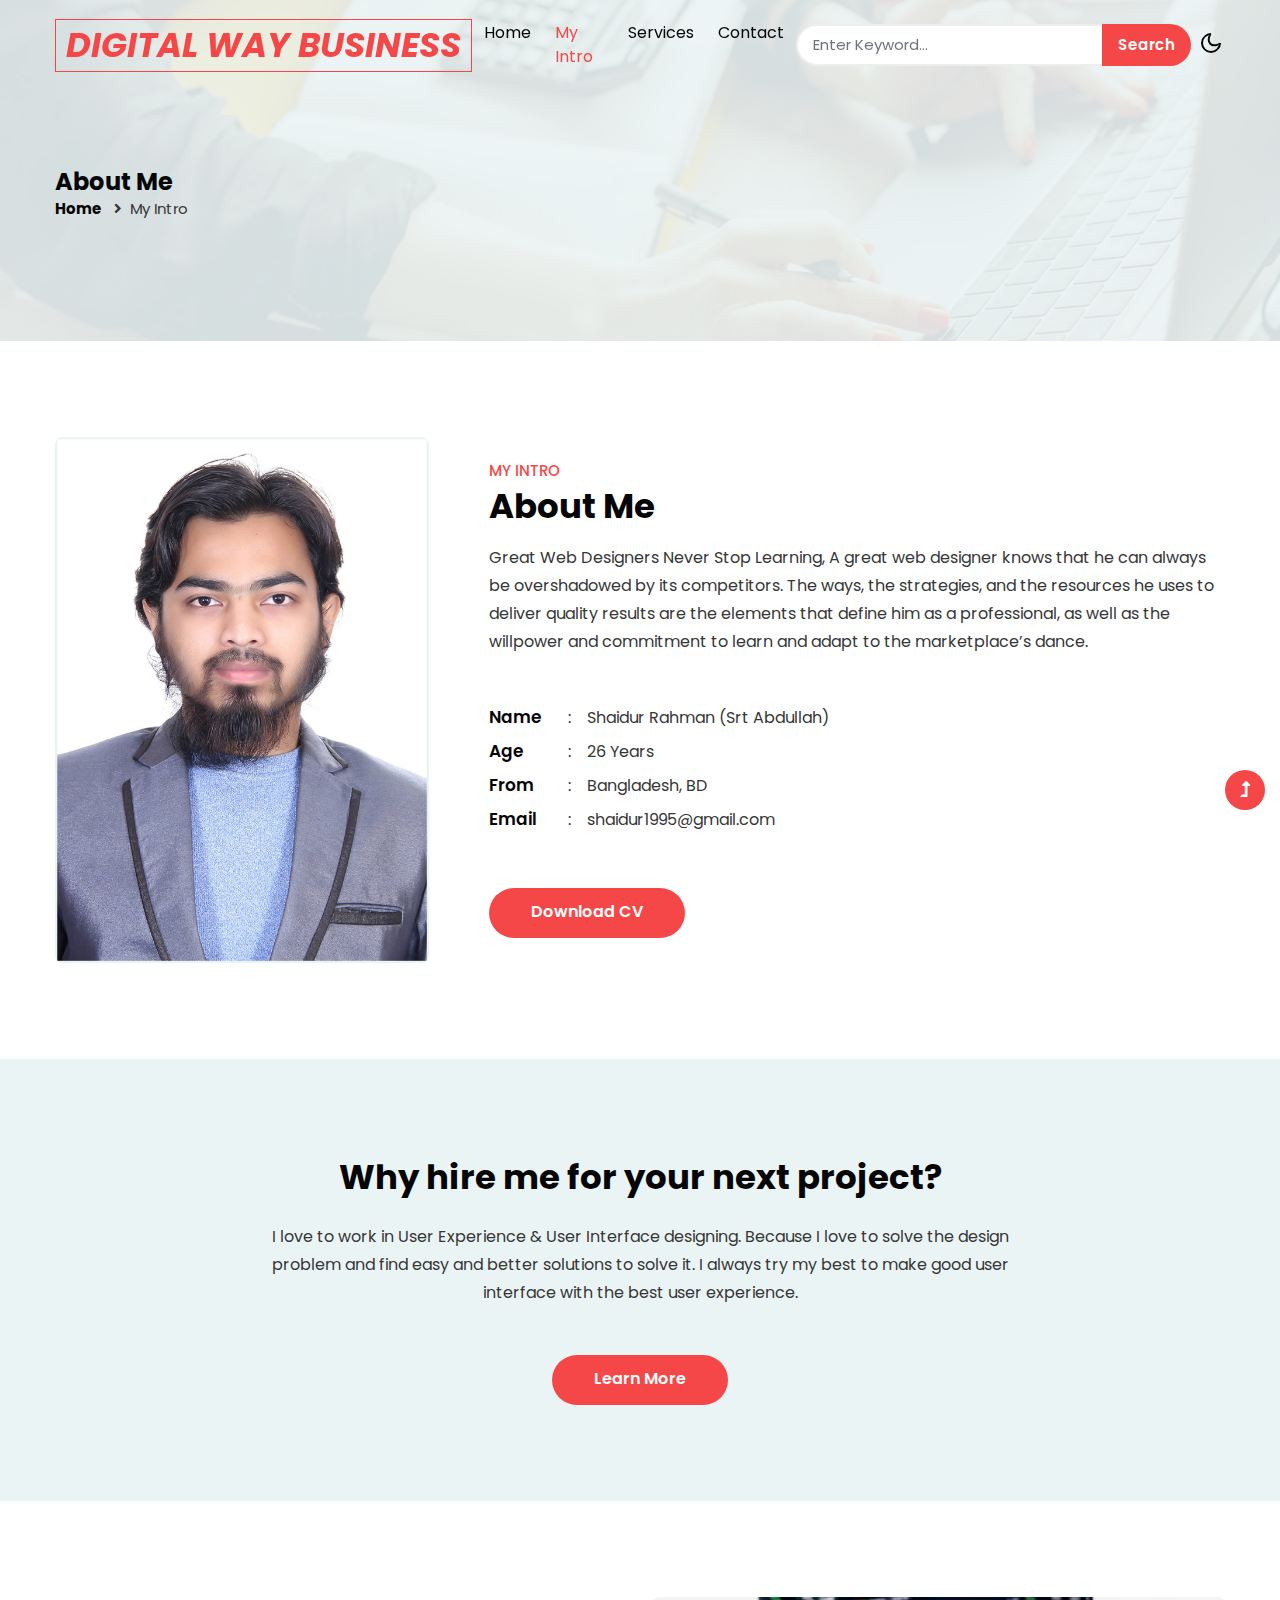
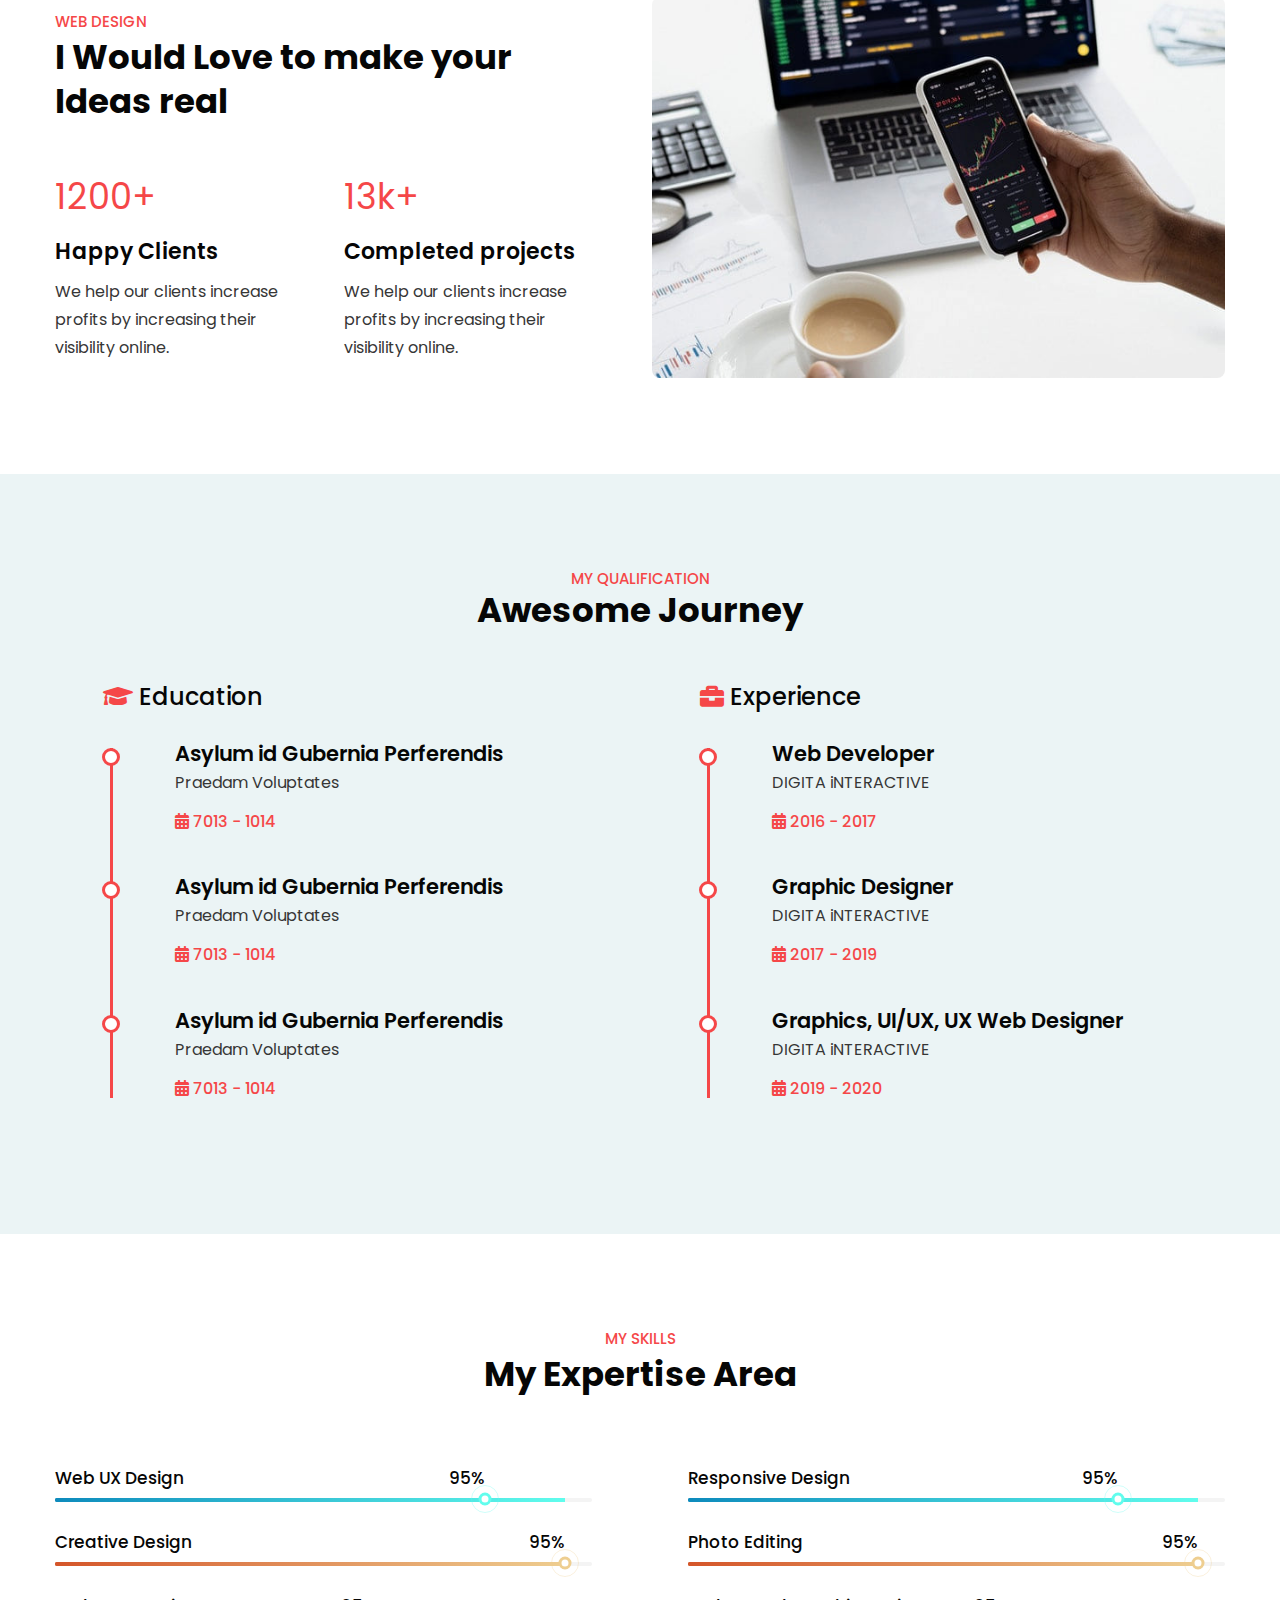
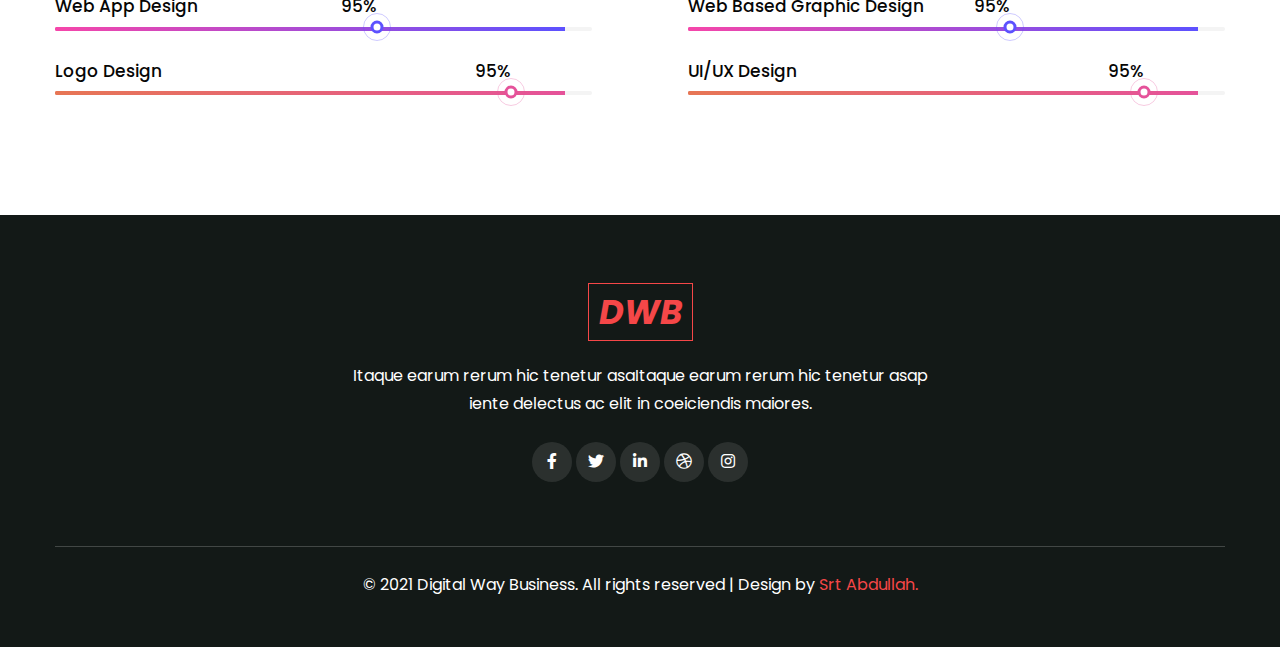
<file: about.html>
<!--
Author: Digital Way Business
Author URL: http://DigitalWayBusiness.com
-->
<!doctype html>
<html lang="en">

<head>
    <!-- Required meta tags -->
    <meta charset="utf-8">
    <meta name="viewport" content="width=device-width, initial-scale=1">
    <title>Digital Way Business | Srt Abdullah</title>
    <!-- google font -->
    <link href="//fonts.googleapis.com/css2?family=Poppins:wght@100;200;300;400;500;600;700;800;900&display=swap"
        rel="stylesheet">
    <!-- Template CSS Style link -->
    <link rel="stylesheet" href="assets/css/style-starter.css">
</head>

<body>
    <!-- header -->
    <header id="site-header" class="fixed-top">
        <div class="container">
            <nav class="navbar navbar-expand-lg navbar-light">
                <a class="navbar-brand" href="index.html">
                    <!-- <i class="fas fa-bold"></i>. --><i>Digital Way Business</i>
                </a>
                <button class="navbar-toggler collapsed" type="button" data-bs-toggle="collapse"
                    data-bs-target="#navbarScroll" aria-controls="navbarScroll" aria-expanded="false"
                    aria-label="Toggle navigation">
                    <span class="navbar-toggler-icon fa icon-expand fa-bars"></span>
                    <span class="navbar-toggler-icon fa icon-close fa-times"></span>
                </button>
                <div class="collapse navbar-collapse" id="navbarScroll">
                    <ul class="navbar-nav mx-auto my-2 my-lg-0 navbar-nav-scroll">
                        <li class="nav-item">
                            <a class="nav-link" aria-current="page" href="index.html">Home</a>
                        </li>
                        <li class="nav-item">
                            <a class="nav-link active" href="about.html">My Intro</a>
                        </li>
                        <li class="nav-item">
                            <a class="nav-link" href="services.html">Services</a>
                        </li>
                        <li class="nav-item">
                            <a class="nav-link" href="contact.html">Contact</a>
                        </li>
                    </ul>
                    <form action="#search" method="GET" class="d-flex search-header">
                        <input class="form-control" type="search" placeholder="Enter Keyword..." aria-label="Search"
                            required>
                        <button class="btn btn-style" type="submit">Search</button>
                    </form>
                </div>
                <!-- toggle switch for light and dark theme -->
                <div class="cont-ser-position">
                    <nav class="navigation">
                        <div class="theme-switch-wrapper">
                            <label class="theme-switch" for="checkbox">
                                <input type="checkbox" id="checkbox">
                                <div class="mode-container">
                                    <i class="gg-sun"></i>
                                    <i class="gg-moon"></i>
                                </div>
                            </label>
                        </div>
                    </nav>
                </div>
                <!-- //toggle switch for light and dark theme -->
            </nav>
        </div>
    </header>
    <!-- //header -->

    <!-- inner banner -->
    <section class="inner-banner py-5">
        <div class="w3l-breadcrumb py-lg-5">
            <div class="container pt-4 pb-sm-4">
                <h4 class="inner-text-title font-weight-bold pt-sm-5 pt-4">About Me</h4>
                <ul class="breadcrumbs-custom-path">
                    <li><a href="index.html">Home</a></li>
                    <li class="active"><i class="fas fa-angle-right mx-2"></i>My Intro</li>
                </ul>
            </div>
        </div>
    </section>
    <!-- //inner banner -->

    <!-- about section -->
    <section class="w3l-aboutblock1 py-5" id="about">
        <div class="container py-md-5 py-4">
            <div class="row align-items-center">
                <div class="col-lg-4">
                    <div class="position-relative">
                        <img src="assets/images/about.jpg" alt="" class="radius-image img-fluid">
                    </div>
                </div>
                <div class="col-lg-8 ps-lg-5 mt-lg-0 mt-5">
                    <h5 class="title-small mb-1">My Intro</h5>
                    <h3 class="title-style">About Me</h3>
                    <p class="mt-3">Great Web Designers Never Stop Learning,
                                    A great web designer knows that he can always be overshadowed by its competitors. The ways, the strategies, and the resources he uses to deliver quality results are the elements that define him as a professional, as well as the willpower and commitment to learn and adapt to the marketplace’s dance.</p>
                    <div class="my-info mt-md-5 mt-4">
                        <ul class="single-info">
                            <li class="name-style">Name</li>
                            <li>:</li>
                            <li>
                                <p>Shaidur Rahman (Srt Abdullah)</p>
                            </li>
                        </ul>
                        <ul class="single-info">
                            <li class="name-style">Age</li>
                            <li>:</li>
                            <li>
                                <p>26 Years</p>
                            </li>
                        </ul>
                        <ul class="single-info">
                            <li class="name-style">From</li>
                            <li>:</li>
                            <li>
                                <p>Bangladesh, BD</p>
                            </li>
                        </ul>
                        <ul class="single-info">
                            <li class="name-style">Email</li>
                            <li>:</li>
                            <li>
                                <p><a href="mailto:shaidur1995@gmail.com">shaidur1995@gmail.com</a></p>
                            </li>
                        </ul>
                    </div>
                    <a href="http://digitalwaybusiness.com/profile/1/" class="btn btn-style mt-5">Download CV</a>
                </div>
            </div>
        </div>
    </section>
    <!-- //about section -->

    <!-- text with button -->
    <section class="w3l-timeline-1 text-center py-5">
        <div class="container py-lg-5 py-4">
            <div class="mx-auto" style="max-width:800px">
                <h3 class="title-style mb-4">Why hire me for your next project?</h3>
                <p>I love to work in User Experience & User Interface designing. Because I love to solve the design
                    problem
                    and find easy and better solutions to solve it. I always try my best to make good user interface
                    with
                    the best user experience.</p>
                <a href="services.html" class="btn btn-style mt-5">Learn More</a>
            </div>
        </div>
    </section>
    <!-- //text with button -->

    <!-- about2 section -->
    <section class="w3l-about2 py-5">
        <div class="container py-lg-5 py-md-4 py-2">
            <div class="row align-items-center">
                <div class="col-lg-6 pe-lg-5">
                    <h5 class="title-small mb-1">Web Design</h5>
                    <h3 class="title-style">I Would Love to make your Ideas real</h3>
                    <div class="cwp23-text-cols mt-lg-5 mt-4">
                        <div class="column">
                            <span>1200+</span>
                            <h4>Happy Clients</h4>
                            <p>We help our clients increase profits by increasing their visibility online.</p>
                        </div>
                        <div class="column">
                            <span>13k+</span>
                            <h4>Completed projects </h4>
                            <p>We help our clients increase profits by increasing their visibility online. </p>
                        </div>

                    </div>
                </div>
                <div class="col-lg-6 cwp23-text align-self mt-lg-0 mt-5">
                    <img src="assets/images/blog5.jpg" alt="" class="radius-image img-fluid">
                </div>
            </div>
        </div>
    </section>
    <!-- //about2 section -->

    <!-- qualification section -->
    <section class="w3l-timeline-1 py-5">
        <div class="container py-lg-5 py-4">
            <div class="title-heading-w3 text-center mb-sm-5 mb-4">
                <h5 class="title-small">My Qualification</h5>
                <h3 class="title-style">Awesome Journey</h3>
            </div>
            <div class="row">
                <div class="col-lg-6">
                    <h5 class="sub-title-timeline"><i class="fas fa-graduation-cap"></i> Education</h5>
                    <div class="timeline">
                        <div class="column">
                            <div class="title">
                                <h2>Asylum id Gubernia Perferendis</h2>
                            </div>
                            <div class="description">
                                <p>Praedam Voluptates</p>
                                <h6><i class="fas fa-calendar-alt"></i> 7013 - 1014</h6>
                            </div>
                        </div>
                        <div class="column">
                            <div class="title">
                                <h2>Asylum id Gubernia Perferendis</h2>
                            </div>
                            <div class="description">
                                <p>Praedam Voluptates</p>
                                <h6><i class="fas fa-calendar-alt"></i> 7013 - 1014</h6>
                            </div>
                        </div>
                        <div class="column">
                            <div class="title">
                                <h2>Asylum id Gubernia Perferendis</h2>
                            </div>
                            <div class="description">
                                <p>Praedam Voluptates</p>
                                <h6><i class="fas fa-calendar-alt"></i> 7013 - 1014</h6>
                            </div>
                        </div>
                    </div>
                </div>

                <div class="col-lg-6 mt-lg-0 mt-4">
                    <h5 class="sub-title-timeline"><i class="fas fa-briefcase"></i> Experience</h5>
                    <div class="timeline">
                        <div class="column">
                            <div class="title">
                                <h2>Web Developer</h2>
                            </div>
                            <div class="description">
                                <p>DIGITA iNTERACTIVE</p>
                                <h6><i class="fas fa-calendar-alt"></i> 2016 - 2017</h6>
                            </div>
                        </div>
                        <div class="column">
                            <div class="title">
                                <h2>Graphic Designer</h2>
                            </div>
                            <div class="description">
                                <p>DIGITA iNTERACTIVE</p>
                                <h6><i class="fas fa-calendar-alt"></i> 2017 - 2019</h6>
                            </div>
                        </div>
                        <div class="column">
                            <div class="title">
                                <h2>Graphics, UI/UX, UX Web Designer</h2>
                            </div>
                            <div class="description">
                                <p>DIGITA iNTERACTIVE</p>
                                <h6><i class="fas fa-calendar-alt"></i> 2019 - 2020</h6>
                            </div>
                        </div>
                    </div>
                </div>
            </div>
        </div>
    </section>
    <!-- //qualification section -->

    <!-- skills section -->
    <section class="w3l-progress py-5" id="progress">
        <div class="container py-md-5 py-4">
            <div class="title-heading-w3 text-center mb-sm-5 mb-4">
                <h5 class="title-small mb-1">My Skills</h5>
                <h3 class="title-style">My Expertise Area</h3>
            </div>
            <div class="row py-lg-4">
                <div class="col-lg-6 pe-lg-5">
                    <div class="progress-info info1">
                        <h6 class="progress-tittle">Web UX Design<span class="">95%</span></h6>
                        <div class="progress">
                            <div class="progress-bar progress-bar-striped gradient-1" role="progressbar"
                                style="width: 95%" aria-valuenow="90" aria-valuemin="0" aria-valuemax="100">
                            </div>
                        </div>
                    </div>
                    <div class="progress-info info2">
                        <h6 class="progress-tittle">Creative Design<span class="">95%</span>
                        </h6>
                        <div class="progress">
                            <div class="progress-bar progress-bar-striped gradient-2" role="progressbar"
                                style="width: 95%" aria-valuenow="95" aria-valuemin="0" aria-valuemax="100">
                            </div>
                        </div>
                    </div>
                    <div class="progress-info info3">
                        <h6 class="progress-tittle">Web App Design<span class="">95%</span></h6>
                        <div class="progress">
                            <div class="progress-bar progress-bar-striped gradient-3" role="progressbar"
                                style="width: 95%" aria-valuenow="95" aria-valuemin="0" aria-valuemax="100">
                            </div>
                        </div>
                    </div>
                    <div class="progress-info info4 mb-0">
                        <h6 class="progress-tittle">Logo Design<span class="">95%</span></h6>
                        <div class="progress">
                            <div class="progress-bar progress-bar-striped gradient-4" role="progressbar"
                                style="width: 95%" aria-valuenow="95" aria-valuemin="0" aria-valuemax="100">
                            </div>
                        </div>
                    </div>
                </div>
                <div class="col-lg-6 ps-lg-5 mt-lg-0 mt-5">
                    <div class="progress-info info1">
                        <h6 class="progress-tittle">Responsive Design<span class="">95%</span></h6>
                        <div class="progress">
                            <div class="progress-bar progress-bar-striped gradient-1" role="progressbar"
                                style="width: 95%" aria-valuenow="95" aria-valuemin="0" aria-valuemax="100">
                            </div>
                        </div>
                    </div>
                    <div class="progress-info info2">
                        <h6 class="progress-tittle">Photo Editing <span class="">95%</span>
                        </h6>
                        <div class="progress">
                            <div class="progress-bar progress-bar-striped gradient-2" role="progressbar"
                                style="width: 95%" aria-valuenow="95" aria-valuemin="0" aria-valuemax="100">
                            </div>
                        </div>
                    </div>
                    <div class="progress-info info3">
                        <h6 class="progress-tittle">Web Based Graphic Design<span class="">95%</span></h6>
                        <div class="progress">
                            <div class="progress-bar progress-bar-striped gradient-3" role="progressbar"
                                style="width: 95%" aria-valuenow="95" aria-valuemin="0" aria-valuemax="100">
                            </div>
                        </div>
                    </div>
                    <div class="progress-info info4 mb-0">
                        <h6 class="progress-tittle">UI/UX Design <span class="">95%</span></h6>
                        <div class="progress">
                            <div class="progress-bar progress-bar-striped gradient-4" role="progressbar"
                                style="width: 95%" aria-valuenow="95" aria-valuemin="0" aria-valuemax="100">
                            </div>
                        </div>
                    </div>
                </div>
            </div>
        </div>
    </section>
    <!-- //skills section -->

    <!-- footer -->
    <footer class="footer-w3ls text-center py-5">
        <div class="container pt-4">
            <div class="mx-auto" style="max-width:600px;">
                <a href="index.html" class="footer-logo py-1">
                    <!-- <i class="fas fa-bold"></i>. --><i>DWB</i>
                </a>
                <p class="mt-4 text-white">Itaque earum rerum hic tenetur asaItaque
                    earum rerum hic tenetur asap iente delectus ac elit in
                    coeiciendis maiores.</p>
                <div class="social-icons-main mt-4 pb-3">
                    <ul class="social-icons3">
                        <li>
                            <a href="#facebook">
                                <i class="fab fa-facebook-f"></i>
                            </a>
                        </li>
                        <li>
                            <a href="#twitter">
                                <i class="fab fa-twitter"></i>
                            </a>
                        </li>
                        <li>
                            <a href="#linkedinin">
                                <i class="fab fa-linkedin-in"></i>
                            </a>
                        </li>
                        <li>
                            <a href="#dribbble">
                                <i class="fab fa-dribbble"></i>
                            </a>
                        </li>
                        <li>
                            <a href="#instagram">
                                <i class="fab fa-instagram"></i>
                            </a>
                        </li>
                    </ul>
                </div>
            </div>
            <!-- copyright -->
            <p class="copy-right-w3 text-white mt-5 pt-4">© 2021 Digital Way Business. All rights reserved | Design by
                <a href="www.linkedin.com/in/shaidurrahman/" target="_blank"> Srt Abdullah.</a>
            </p>
        </div>
    </footer>
    <!-- //footer -->

    <!-- Js scripts -->
    <!-- move top -->
    <button onclick="topFunction()" id="movetop" title="Go to top">
        <span class="fas fa-level-up-alt" aria-hidden="true"></span>
    </button>
    <script>
        // When the user scrolls down 20px from the top of the document, show the button
        window.onscroll = function () {
            scrollFunction()
        };

        function scrollFunction() {
            if (document.body.scrollTop > 20 || document.documentElement.scrollTop > 20) {
                document.getElementById("movetop").style.display = "block";
            } else {
                document.getElementById("movetop").style.display = "none";
            }
        }

        // When the user clicks on the button, scroll to the top of the document
        function topFunction() {
            document.body.scrollTop = 0;
            document.documentElement.scrollTop = 0;
        }
    </script>
    <!-- //move top -->

    <!-- common jquery plugin -->
    <script src="assets/js/jquery-3.3.1.min.js"></script>
    <!-- //common jquery plugin -->

    <!-- theme switch js (light and dark)-->
    <script src="assets/js/theme-change.js"></script>
    <!-- //theme switch js (light and dark)-->

    <!-- MENU-JS -->
    <script>
        $(window).on("scroll", function () {
            var scroll = $(window).scrollTop();

            if (scroll >= 80) {
                $("#site-header").addClass("nav-fixed");
            } else {
                $("#site-header").removeClass("nav-fixed");
            }
        });

        //Main navigation Active Class Add Remove
        $(".navbar-toggler").on("click", function () {
            $("header").toggleClass("active");
        });
        $(document).on("ready", function () {
            if ($(window).width() > 991) {
                $("header").removeClass("active");
            }
            $(window).on("resize", function () {
                if ($(window).width() > 991) {
                    $("header").removeClass("active");
                }
            });
        });
    </script>
    <!-- //MENU-JS -->

    <!-- disable body scroll which navbar is in active -->
    <script>
        $(function () {
            $('.navbar-toggler').click(function () {
                $('body').toggleClass('noscroll');
            })
        });
    </script>
    <!-- //disable body scroll which navbar is in active -->

    <!-- bootstrap -->
    <script src="assets/js/bootstrap.min.js"></script>
    <!-- //bootstrap -->
    <!-- //Js scripts -->
</body>

</html>
</file>
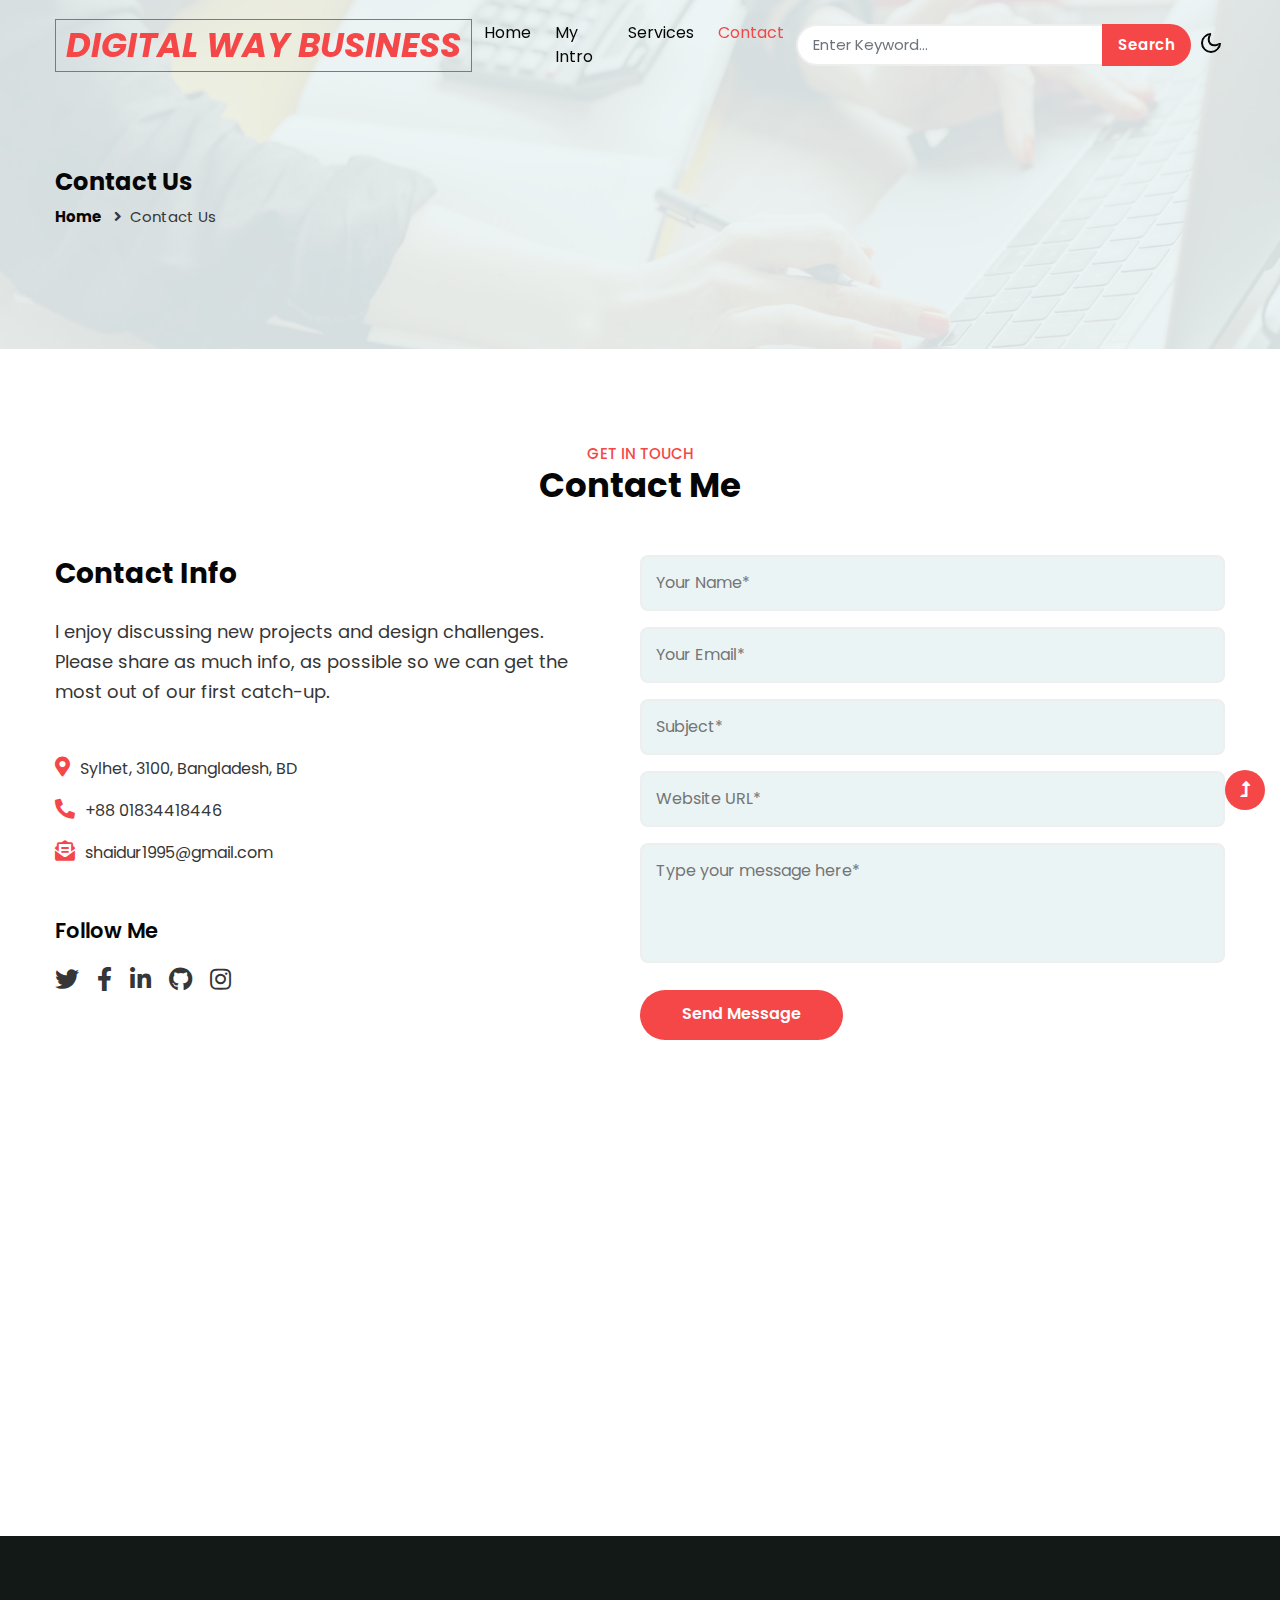
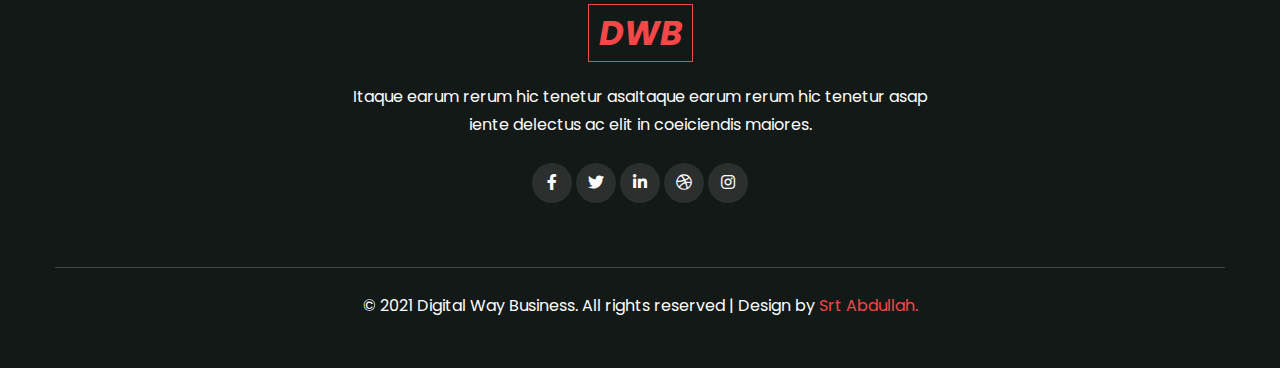
<file: contact.html>
<!--
Author: Digital Way Business
Author URL: http://DigitalWayBusiness.com
-->
<!doctype html>
<html lang="en">

<head>
    <!-- Required meta tags -->
    <meta charset="utf-8">
    <meta name="viewport" content="width=device-width, initial-scale=1">
    <title>Digital Way Business | Srt Abdullah</title>
    <!-- google font -->
    <link href="//fonts.googleapis.com/css2?family=Poppins:wght@100;200;300;400;500;600;700;800;900&display=swap"
        rel="stylesheet">
    <!-- Template CSS Style link -->
    <link rel="stylesheet" href="assets/css/style-starter.css">
</head>

<body>
    <!-- header -->
    <header id="site-header" class="fixed-top">
        <div class="container">
            <nav class="navbar navbar-expand-lg navbar-light">
                <a class="navbar-brand" href="index.html">
                    <!-- <i class="fas fa-bold"></i>. --><i>Digital Way Business</i>
                </a>
                <button class="navbar-toggler collapsed" type="button" data-bs-toggle="collapse"
                    data-bs-target="#navbarScroll" aria-controls="navbarScroll" aria-expanded="false"
                    aria-label="Toggle navigation">
                    <span class="navbar-toggler-icon fa icon-expand fa-bars"></span>
                    <span class="navbar-toggler-icon fa icon-close fa-times"></span>
                </button>
                <div class="collapse navbar-collapse" id="navbarScroll">
                    <ul class="navbar-nav mx-auto my-2 my-lg-0 navbar-nav-scroll">
                        <li class="nav-item">
                            <a class="nav-link" aria-current="page" href="index.html">Home</a>
                        </li>
                        <li class="nav-item">
                            <a class="nav-link" href="about.html">My Intro</a>
                        </li>
                        <li class="nav-item">
                            <a class="nav-link" href="services.html">Services</a>
                        </li>
                        <li class="nav-item">
                            <a class="nav-link active" href="contact.html">Contact</a>
                        </li>
                    </ul>
                    <form action="#search" method="GET" class="d-flex search-header">
                        <input class="form-control" type="search" placeholder="Enter Keyword..." aria-label="Search"
                            required>
                        <button class="btn btn-style" type="submit">Search</button>
                    </form>
                </div>
                <!-- toggle switch for light and dark theme -->
                <div class="cont-ser-position">
                    <nav class="navigation">
                        <div class="theme-switch-wrapper">
                            <label class="theme-switch" for="checkbox">
                                <input type="checkbox" id="checkbox">
                                <div class="mode-container">
                                    <i class="gg-sun"></i>
                                    <i class="gg-moon"></i>
                                </div>
                            </label>
                        </div>
                    </nav>
                </div>
                <!-- //toggle switch for light and dark theme -->
            </nav>
        </div>
    </header>
    <!-- //header -->

    <!-- inner banner -->
    <section class="inner-banner py-5">
        <div class="w3l-breadcrumb py-lg-5">
            <div class="container pt-4 pb-sm-4">
                <h4 class="inner-text-title pt-sm-5 pt-4">Contact Us</h4>
                <ul class="breadcrumbs-custom-path mt-2">
                    <li><a href="index.html">Home</a></li>
                    <li class="active"><i class="fas fa-angle-right mx-2"></i>Contact Us</li>
                </ul>
            </div>
        </div>
    </section>
    <!-- //inner banner -->

    <!-- contact -->
    <section class="w3l-contact py-5" id="contact">
        <div class="container py-lg-5 py-4">
            <div class="title-heading-w3 text-center mb-sm-5 mb-4">
                <h5 class="title-small">Get In Touch</h5>
                <h3 class="title-style">Contact Me</h3>
            </div>
            <div class="row contact-block">
                <div class="col-md-6 contact-left pe-lg-5">
                    <h3 class="mb-sm-4 mb-3">Contact Info</h3>
                    <p class="cont-para mb-sm-5 mb-4">I enjoy discussing new projects and design challenges. Please
                        share as
                        much info, as possible so
                        we can get the most out of our first catch-up.</p>
                    <div class="cont-details">
                        <p><i class="fas fa-map-marker-alt"></i>Sylhet, 3100, Bangladesh, BD</p>
                        <p><i class="fas fa-phone-alt"></i><a href="tel:(+88) 01834418446">+88 01834418446</a></p>
                        <p><i class="fas fa-envelope-open-text"></i><a href="mailto:shaidur1995@gmail.com"
                                class="mail">shaidur1995@gmail.com</a></p>
                    </div>
                    <h4 class="mb-3 mt-5">Follow Me</h4>
                    <ul class="social-icons-contact">
                        <li>
                            <a href="#twitter">
                                <i class="fab fa-twitter"></i>
                            </a>
                        </li>
                        <li>
                            <a href="#facebook">
                                <i class="fab fa-facebook-f"></i>
                            </a>
                        </li>
                        <li>
                            <a href="#linkedinin">
                                <i class="fab fa-linkedin-in"></i>
                            </a>
                        </li>
                        <li>
                            <a href="#github">
                                <i class="fab fa-github"></i>
                            </a>
                        </li>
                        <li>
                            <a href="#instagram">
                                <i class="fab fa-instagram"></i>
                            </a>
                        </li>
                    </ul>
                </div>
                <div class="col-md-6 contact-right mt-md-0 mt-5 ps-lg-0">
                    <form action="http://sendmail.digitalwaybusiness.com/submitForm" method="post" class="signin-form">
                        <div class="input-grids">
                            <input type="text" name="w3lName" id="w3lName" placeholder="Your Name*"
                                class="contact-input" required="" />
                            <input type="email" name="w3lSender" id="w3lSender" placeholder="Your Email*"
                                class="contact-input" required="" />
                            <input type="text" name="w3lSubect" id="w3lSubect" placeholder="Subject*"
                                class="contact-input" required="" />
                            <input type="text" name="w3lWebsite" id="w3lWebsite" placeholder="Website URL*"
                                class="contact-input" required="" />
                        </div>
                        <div class="form-input">
                            <textarea name="w3lMessage" id="w3lMessage" placeholder="Type your message here*"
                                required=""></textarea>
                        </div>
                        <button class="btn btn-style">Send Message</button>
                    </form>
                </div>
            </div>
        </div>
    </section>
    <!-- map -->
    <div class="map-iframe">
        <iframe
            src="https://www.google.com/maps/embed?pb=!1m18!1m12!1m3!1d57903.12952455969!2d91.82596242161937!3d24.899837316491215!2m3!1f0!2f0!3f0!3m2!1i1024!2i768!4f13.1!3m3!1m2!1s0x375054d3d270329f%3A0xf58ef93431f67382!2sSylhet!5e0!3m2!1sen!2sbd!4v1631051912233!5m2!1sen!2sbd"
            width="100%" height="400" frameborder="0" style="border: 0px;" allowfullscreen=""></iframe>
    </div>
    <!-- //contact -->

    <!-- footer -->
    <footer class="footer-w3ls text-center py-5">
        <div class="container pt-4">
            <div class="mx-auto" style="max-width:600px;">
                <a href="index.html" class="footer-logo py-1">
                   <!-- <i class="fas fa-bold"></i>. --><i>DWB</i>
                </a>
                <p class="mt-4 text-white">Itaque earum rerum hic tenetur asaItaque
                    earum rerum hic tenetur asap iente delectus ac elit in
                    coeiciendis maiores.</p>
                <div class="social-icons-main mt-4 pb-3">
                    <ul class="social-icons3">
                        <li>
                            <a href="#facebook">
                                <i class="fab fa-facebook-f"></i>
                            </a>
                        </li>
                        <li>
                            <a href="#twitter">
                                <i class="fab fa-twitter"></i>
                            </a>
                        </li>
                        <li>
                            <a href="#linkedinin">
                                <i class="fab fa-linkedin-in"></i>
                            </a>
                        </li>
                        <li>
                            <a href="#dribbble">
                                <i class="fab fa-dribbble"></i>
                            </a>
                        </li>
                        <li>
                            <a href="#instagram">
                                <i class="fab fa-instagram"></i>
                            </a>
                        </li>
                    </ul>
                </div>
            </div>
            <!-- copyright -->
             <p class="copy-right-w3 text-white mt-5 pt-4">© 2021 Digital Way Business. All rights reserved | Design by
                <a href="https://www.linkedin.com/in/shaidurrahman/" target="_blank"> Srt Abdullah.</a>
            </p>
        </div>
    </footer>
    <!-- //footer -->

    <!-- Js scripts -->
    <!-- move top -->
    <button onclick="topFunction()" id="movetop" title="Go to top">
        <span class="fas fa-level-up-alt" aria-hidden="true"></span>
    </button>
    <script>
        // When the user scrolls down 20px from the top of the document, show the button
        window.onscroll = function () {
            scrollFunction()
        };

        function scrollFunction() {
            if (document.body.scrollTop > 20 || document.documentElement.scrollTop > 20) {
                document.getElementById("movetop").style.display = "block";
            } else {
                document.getElementById("movetop").style.display = "none";
            }
        }

        // When the user clicks on the button, scroll to the top of the document
        function topFunction() {
            document.body.scrollTop = 0;
            document.documentElement.scrollTop = 0;
        }
    </script>
    <!-- //move top -->

    <!-- common jquery plugin -->
    <script src="assets/js/jquery-3.3.1.min.js"></script>
    <!-- //common jquery plugin -->

    <!-- theme switch js (light and dark)-->
    <script src="assets/js/theme-change.js"></script>
    <!-- //theme switch js (light and dark)-->

    <!-- MENU-JS -->
    <script>
        $(window).on("scroll", function () {
            var scroll = $(window).scrollTop();

            if (scroll >= 80) {
                $("#site-header").addClass("nav-fixed");
            } else {
                $("#site-header").removeClass("nav-fixed");
            }
        });

        //Main navigation Active Class Add Remove
        $(".navbar-toggler").on("click", function () {
            $("header").toggleClass("active");
        });
        $(document).on("ready", function () {
            if ($(window).width() > 991) {
                $("header").removeClass("active");
            }
            $(window).on("resize", function () {
                if ($(window).width() > 991) {
                    $("header").removeClass("active");
                }
            });
        });
    </script>
    <!-- //MENU-JS -->

    <!-- disable body scroll which navbar is in active -->
    <script>
        $(function () {
            $('.navbar-toggler').click(function () {
                $('body').toggleClass('noscroll');
            })
        });
    </script>
    <!-- //disable body scroll which navbar is in active -->

    <!-- bootstrap -->
    <script src="assets/js/bootstrap.min.js"></script>
    <!-- //bootstrap -->
    <!-- //Js scripts -->
</body>

</html>
</file>
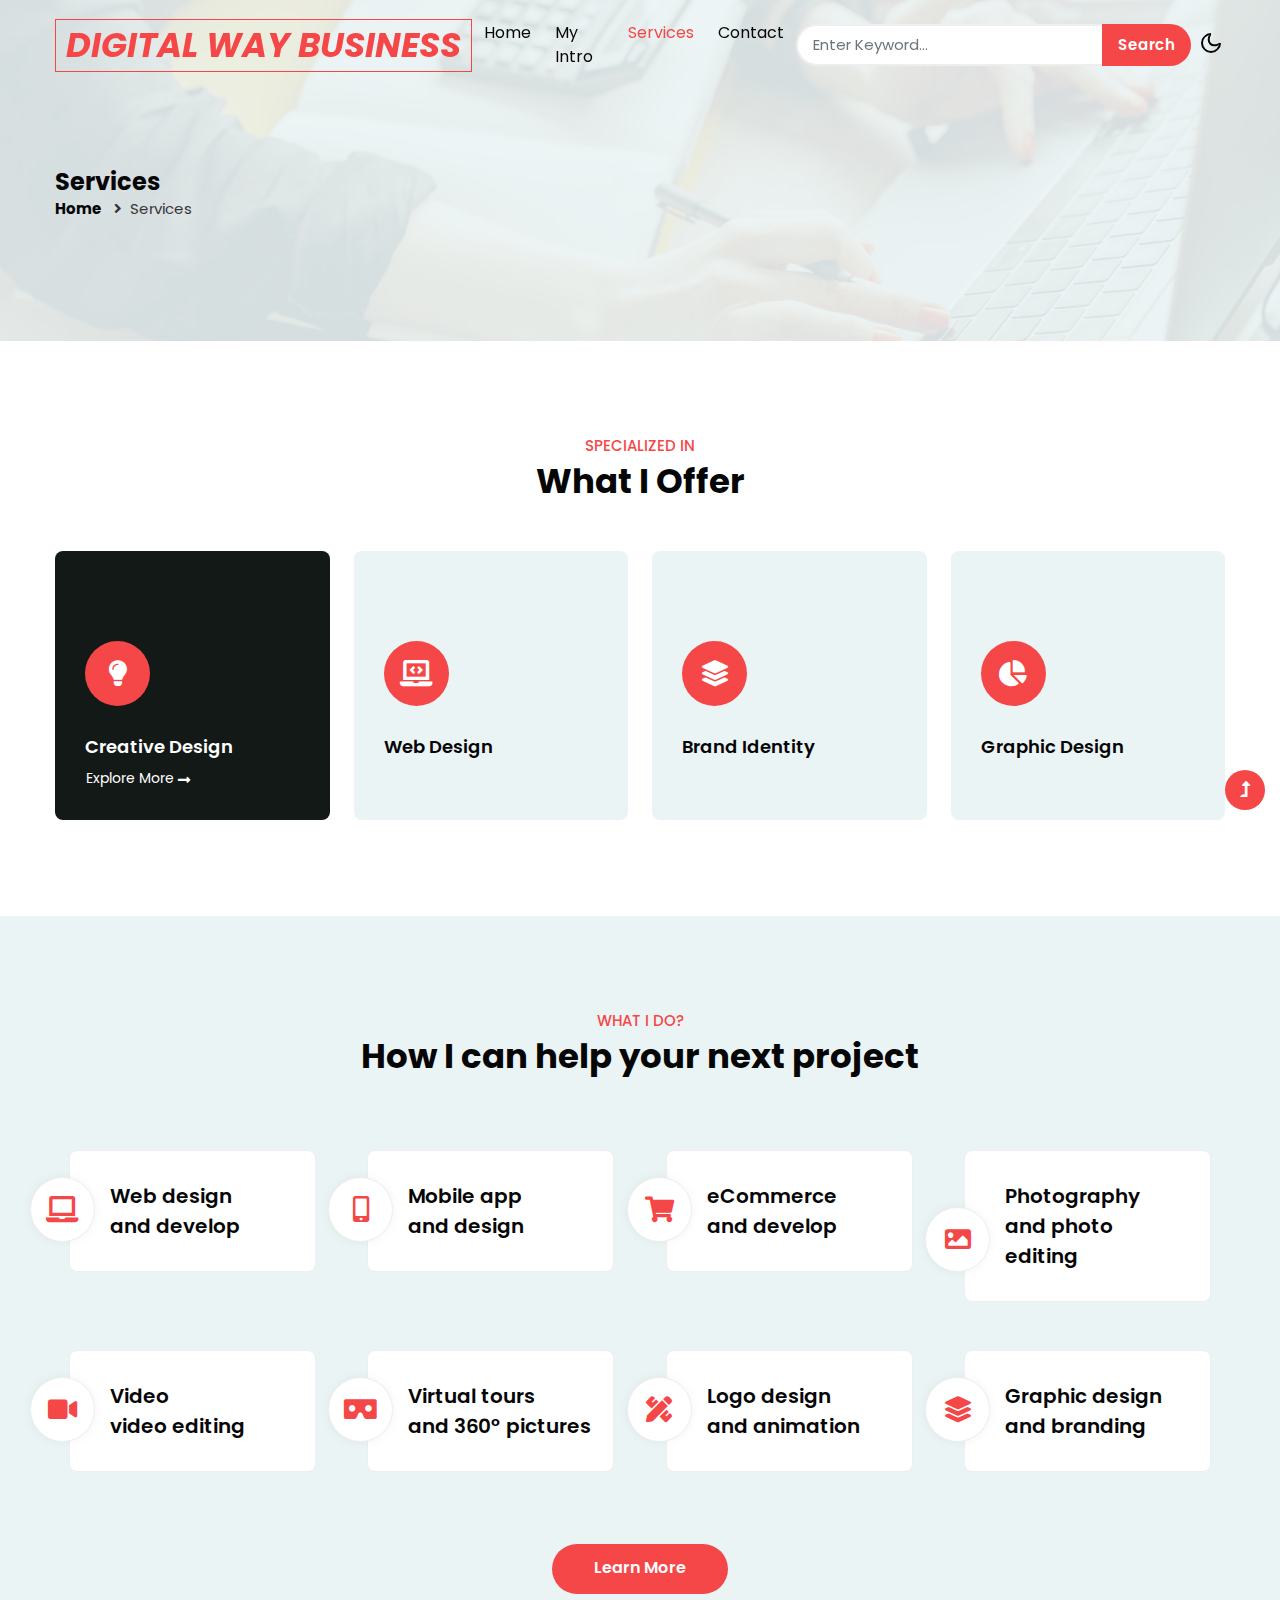
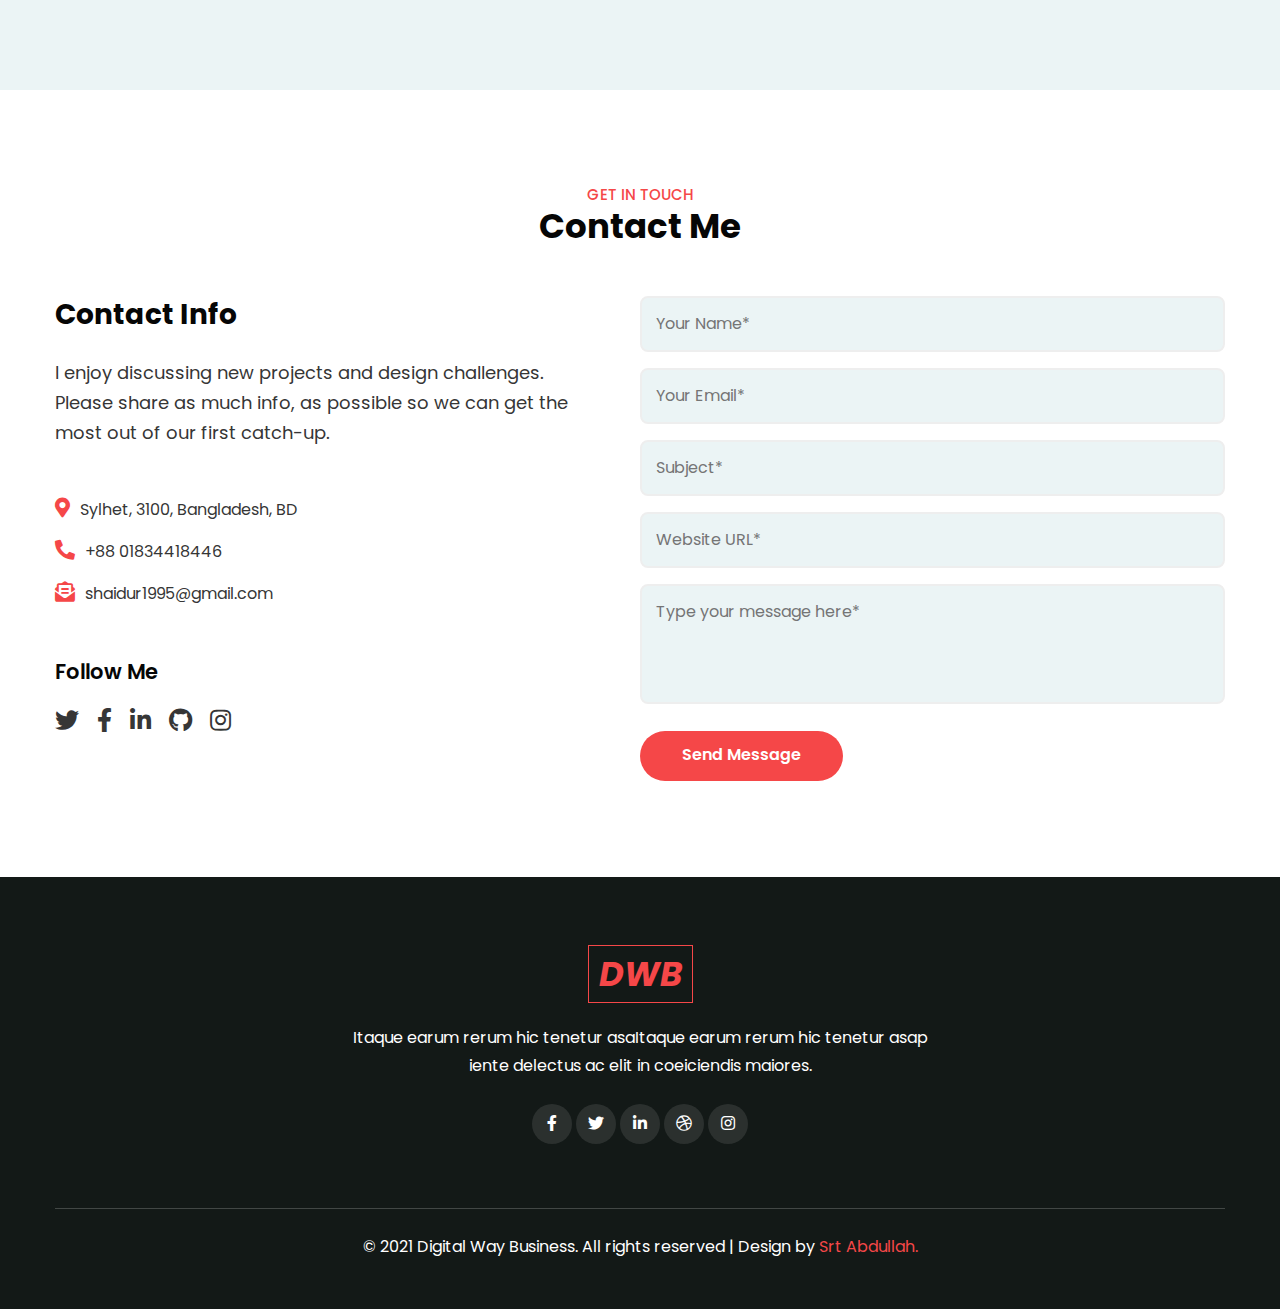
<file: services.html>
<!--
Author: Digital Way Business
Author URL: http://DigitalWayBusiness.com
-->
<!doctype html>
<html lang="en">

<head>
    <!-- Required meta tags -->
    <meta charset="utf-8">
    <meta name="viewport" content="width=device-width, initial-scale=1">
    <title>Digital Way Business | Srt Abdullah</title>
    <!-- google font -->
    <link href="//fonts.googleapis.com/css2?family=Poppins:wght@100;200;300;400;500;600;700;800;900&display=swap"
        rel="stylesheet">
    <!-- Template CSS Style link -->
    <link rel="stylesheet" href="assets/css/style-starter.css">
</head>

<body>
    <!-- header -->
    <header id="site-header" class="fixed-top">
        <div class="container">
            <nav class="navbar navbar-expand-lg navbar-light">
                <a class="navbar-brand" href="index.html">
                    <!-- <i class="fas fa-bold"></i>. --><i>Digital Way Business</i>
                </a>
                <button class="navbar-toggler collapsed" type="button" data-bs-toggle="collapse"
                    data-bs-target="#navbarScroll" aria-controls="navbarScroll" aria-expanded="false"
                    aria-label="Toggle navigation">
                    <span class="navbar-toggler-icon fa icon-expand fa-bars"></span>
                    <span class="navbar-toggler-icon fa icon-close fa-times"></span>
                </button>
                <div class="collapse navbar-collapse" id="navbarScroll">
                    <ul class="navbar-nav mx-auto my-2 my-lg-0 navbar-nav-scroll">
                        <li class="nav-item">
                            <a class="nav-link" aria-current="page" href="index.html">Home</a>
                        </li>
                        <li class="nav-item">
                            <a class="nav-link" href="about.html">My Intro</a>
                        </li>
                        <li class="nav-item">
                            <a class="nav-link active" href="services.html">Services</a>
                        </li>
                        <li class="nav-item">
                            <a class="nav-link" href="contact.html">Contact</a>
                        </li>
                    </ul>
                    <form action="#search" method="GET" class="d-flex search-header">
                        <input class="form-control" type="search" placeholder="Enter Keyword..." aria-label="Search"
                            required>
                        <button class="btn btn-style" type="submit">Search</button>
                    </form>
                </div>
                <!-- toggle switch for light and dark theme -->
                <div class="cont-ser-position">
                    <nav class="navigation">
                        <div class="theme-switch-wrapper">
                            <label class="theme-switch" for="checkbox">
                                <input type="checkbox" id="checkbox">
                                <div class="mode-container">
                                    <i class="gg-sun"></i>
                                    <i class="gg-moon"></i>
                                </div>
                            </label>
                        </div>
                    </nav>
                </div>
                <!-- //toggle switch for light and dark theme -->
            </nav>
        </div>
    </header>
    <!-- //header -->

    <!-- inner banner -->
    <section class="inner-banner py-5">
        <div class="w3l-breadcrumb py-lg-5">
            <div class="container pt-4 pb-sm-4">
                <h4 class="inner-text-title font-weight-bold pt-sm-5 pt-4">Services</h4>
                <ul class="breadcrumbs-custom-path">
                    <li><a href="index.html">Home</a></li>
                    <li class="active"><i class="fas fa-angle-right mx-2"></i>Services</li>
                </ul>
            </div>
        </div>
    </section>
    <!-- //inner banner -->

    <!-- grids section -->
    <section class="w3l-bottom-grids-6 py-5" id="features">
        <div class="container py-md-5 py-4">
            <div class="title-heading-w3 text-center mb-sm-5 mb-4">
                <h5 class="title-small mb-1">specialized In</h5>
                <h3 class="title-style">What I Offer</h3>
            </div>
            <div class="row">
                <div class="col-lg-3 col-md-6 grids-feature">
                    <div class="area-box active">
                        <div class="icon-style">
                            <i class="fas fa-lightbulb"></i>
                        </div>
                        <h4><a href="#feature" class="title-head">Creative Design</a></h4>
                        <a href="about.html" class="btn more p-0">Explore More<i
                                class="fas fa-long-arrow-alt-right ms-1"></i></a>
                    </div>
                </div>
                <div class="col-lg-3 col-md-6 grids-feature mt-md-0 mt-4">
                    <div class="area-box">
                        <div class="icon-style">
                            <i class="fas fa-laptop-code"></i>
                        </div>
                        <h4><a href="#feature" class="title-head">Web Design</a></h4>
                        <a href="about.html" class="btn more p-0">Explore More<i
                                class="fas fa-long-arrow-alt-right ms-1"></i></a>
                    </div>
                </div>
                <div class="col-lg-3 col-md-6 grids-feature mt-lg-0 mt-4">
                    <div class="area-box">
                        <div class="icon-style">
                            <i class="fas fa-layer-group"></i>
                        </div>
                        <h4><a href="#feature" class="title-head">Brand Identity</a></h4>
                        <a href="about.html" class="btn more p-0">Explore More<i
                                class="fas fa-long-arrow-alt-right ms-1"></i></a>
                    </div>
                </div>
                <div class="col-lg-3 col-md-6 grids-feature mt-lg-0 mt-4">
                    <div class="area-box">
                        <div class="icon-style">
                            <i class="fas fa-chart-pie"></i>
                        </div>
                        <h4><a href="#feature" class="title-head">Graphic Design</a></h4>
                        <a href="about.html" class="btn more p-0">Explore More<i
                                class="fas fa-long-arrow-alt-right ms-1"></i></a>
                    </div>
                </div>
            </div>
        </div>
    </section>
    <!-- //grids section -->

    <!-- service section -->
    <section class="w3l-servicesblock1 py-5" id="services">
        <div class="container py-md-5 py-4">
            <div class="title-heading-w3 text-center mb-sm-5 mb-4">
                <h5 class="title-small mb-1">What i do?</h5>
                <h3 class="title-style">How I can help your next project</h3>
            </div>
            <div class="w3-services-grids py-lg-4">
                <div class="fea-gd-vv row">
                    <div class="col-lg-3 col-md-6">
                        <div class="feature-gd icon-yellow">
                            <div class="icon">
                                <i class="fas fa-laptop"></i>
                            </div>
                            <div class="icon-info">
                                <a href="#url">Web design<br> and develop </a>
                            </div>
                        </div>
                    </div>
                    <div class="col-lg-3 col-md-6 mt-md-0 mt-4">
                        <div class="feature-gd icon-vilot">
                            <div class="icon">
                                <i class="fas fa-mobile-alt"></i>
                            </div>
                            <div class="icon-info">
                                <a href="#url">Mobile app <br> and design </a>
                            </div>
                        </div>
                    </div>
                    <div class="col-lg-3 col-md-6 mt-lg-0 mt-md-5 mt-4">
                        <div class="feature-gd icon-blue">
                            <div class="icon">
                                <i class="fas fa-shopping-cart"></i>
                            </div>
                            <div class="icon-info">
                                <a href="#url">eCommerce<br> and develop </a>
                            </div>
                        </div>
                    </div>
                    <div class="col-lg-3 col-md-6 mt-lg-0 mt-md-5 mt-4">
                        <div class="feature-gd icon-red">
                            <div class="icon">
                                <i class="fas fa-image"></i>
                            </div>
                            <div class="icon-info">
                                <a href="#url">Photography<br> and photo editing</a>
                            </div>
                        </div>
                    </div>
                    <div class="col-lg-3 col-md-6 mt-md-5 mt-4">
                        <div class="feature-gd icon-light-green">
                            <div class="icon">
                                <i class="fas fa-video"></i>
                            </div>
                            <div class="icon-info">
                                <a href="#url">Video<br> video editing</a>
                            </div>
                        </div>
                    </div>
                    <div class="col-lg-3 col-md-6 mt-md-5 mt-4">
                        <div class="feature-gd icon-light-blue">
                            <div class="icon">
                                <i class="fas fa-vr-cardboard"></i>
                            </div>
                            <div class="icon-info">
                                <a href="#url">Virtual tours<br> and 360° pictures</a>
                            </div>
                        </div>
                    </div>
                    <div class="col-lg-3 col-md-6 mt-md-5 mt-4">
                        <div class="feature-gd icon-dark-green">
                            <div class="icon">
                                <i class="fas fa-pencil-ruler"></i>
                            </div>
                            <div class="icon-info">
                                <a href="#url">Logo design<br> and animation</a>
                            </div>
                        </div>
                    </div>
                    <div class="col-lg-3 col-md-6 mt-md-5 mt-4">
                        <div class="feature-gd icon-pink">
                            <div class="icon">
                                <i class="fas fa-layer-group"></i>
                            </div>
                            <div class="icon-info">
                                <a href="#url">Graphic design<br> and branding</a>
                            </div>
                        </div>
                    </div>
                </div>
            </div>
            <div class="text-center mt-5">
                <a href="services.html" class="btn btn-style">Learn More</a>
            </div>
        </div>
    </section>
    <!-- //service section -->

        <!-- contact -->
    <section class="w3l-contact py-5" id="contact">
        <div class="container py-lg-5 py-4">
            <div class="title-heading-w3 text-center mb-sm-5 mb-4">
                <h5 class="title-small">Get In Touch</h5>
                <h3 class="title-style">Contact Me</h3>
            </div>
            <div class="row contact-block">
                <div class="col-md-6 contact-left pe-lg-5">
                    <h3 class="mb-sm-4 mb-3">Contact Info</h3>
                    <p class="cont-para mb-sm-5 mb-4">I enjoy discussing new projects and design challenges. Please
                        share as
                        much info, as possible so
                        we can get the most out of our first catch-up.</p>
                    <div class="cont-details">
                        <p><i class="fas fa-map-marker-alt"></i>Sylhet, 3100, Bangladesh, BD</p>
                        <p><i class="fas fa-phone-alt"></i><a href="tel:(+88) 01834418446">+88 01834418446</a></p>
                        <p><i class="fas fa-envelope-open-text"></i><a href="mailto:shaidur1995@gmail.com"
                                class="mail">shaidur1995@gmail.com</a></p>
                    </div>
                    <h4 class="mb-3 mt-5">Follow Me</h4>
                    <ul class="social-icons-contact">
                        <li>
                            <a href="#twitter">
                                <i class="fab fa-twitter"></i>
                            </a>
                        </li>
                        <li>
                            <a href="#facebook">
                                <i class="fab fa-facebook-f"></i>
                            </a>
                        </li>
                        <li>
                            <a href="#linkedinin">
                                <i class="fab fa-linkedin-in"></i>
                            </a>
                        </li>
                        <li>
                            <a href="#github">
                                <i class="fab fa-github"></i>
                            </a>
                        </li>
                        <li>
                            <a href="#instagram">
                                <i class="fab fa-instagram"></i>
                            </a>
                        </li>
                    </ul>
                </div>
                <div class="col-md-6 contact-right mt-md-0 mt-5 ps-lg-0">
                    <form action="http://sendmail.digitalwaybusiness.com/submitForm" method="post" class="signin-form">
                        <div class="input-grids">
                            <input type="text" name="w3lName" id="w3lName" placeholder="Your Name*"
                                class="contact-input" required="" />
                            <input type="email" name="w3lSender" id="w3lSender" placeholder="Your Email*"
                                class="contact-input" required="" />
                            <input type="text" name="w3lSubect" id="w3lSubect" placeholder="Subject*"
                                class="contact-input" required="" />
                            <input type="text" name="w3lWebsite" id="w3lWebsite" placeholder="Website URL*"
                                class="contact-input" required="" />
                        </div>
                        <div class="form-input">
                            <textarea name="w3lMessage" id="w3lMessage" placeholder="Type your message here*"
                                required=""></textarea>
                        </div>
                        <button class="btn btn-style">Send Message</button>
                    </form>
                </div>
            </div>
        </div>
    </section>

    <!-- footer -->
    <footer class="footer-w3ls text-center py-5">
        <div class="container pt-4">
            <div class="mx-auto" style="max-width:600px;">
                <a href="index.html" class="footer-logo py-1">
                    <!-- <i class="fas fa-bold"></i>. --><i>DWB</i>
                </a>
                <p class="mt-4 text-white">Itaque earum rerum hic tenetur asaItaque
                    earum rerum hic tenetur asap iente delectus ac elit in
                    coeiciendis maiores.</p>
                <div class="social-icons-main mt-4 pb-3">
                    <ul class="social-icons3">
                        <li>
                            <a href="#facebook">
                                <i class="fab fa-facebook-f"></i>
                            </a>
                        </li>
                        <li>
                            <a href="#twitter">
                                <i class="fab fa-twitter"></i>
                            </a>
                        </li>
                        <li>
                            <a href="#linkedinin">
                                <i class="fab fa-linkedin-in"></i>
                            </a>
                        </li>
                        <li>
                            <a href="#dribbble">
                                <i class="fab fa-dribbble"></i>
                            </a>
                        </li>
                        <li>
                            <a href="#instagram">
                                <i class="fab fa-instagram"></i>
                            </a>
                        </li>
                    </ul>
                </div>
            </div>
            <!-- copyright -->
             <p class="copy-right-w3 text-white mt-5 pt-4">© 2021 Digital Way Business. All rights reserved | Design by
                <a href="www.linkedin.com/in/shaidurrahman/" target="_blank"> Srt Abdullah.</a>
            </p>
        </div>
    </footer>
    <!-- //footer -->

    <!-- Js scripts -->
    <!-- move top -->
    <button onclick="topFunction()" id="movetop" title="Go to top">
        <span class="fas fa-level-up-alt" aria-hidden="true"></span>
    </button>
    <script>
        // When the user scrolls down 20px from the top of the document, show the button
        window.onscroll = function () {
            scrollFunction()
        };

        function scrollFunction() {
            if (document.body.scrollTop > 20 || document.documentElement.scrollTop > 20) {
                document.getElementById("movetop").style.display = "block";
            } else {
                document.getElementById("movetop").style.display = "none";
            }
        }

        // When the user clicks on the button, scroll to the top of the document
        function topFunction() {
            document.body.scrollTop = 0;
            document.documentElement.scrollTop = 0;
        }
    </script>
    <!-- //move top -->

    <!-- common jquery plugin -->
    <script src="assets/js/jquery-3.3.1.min.js"></script>
    <!-- //common jquery plugin -->

    <!-- theme switch js (light and dark)-->
    <script src="assets/js/theme-change.js"></script>
    <!-- //theme switch js (light and dark)-->

    <!-- MENU-JS -->
    <script>
        $(window).on("scroll", function () {
            var scroll = $(window).scrollTop();

            if (scroll >= 80) {
                $("#site-header").addClass("nav-fixed");
            } else {
                $("#site-header").removeClass("nav-fixed");
            }
        });

        //Main navigation Active Class Add Remove
        $(".navbar-toggler").on("click", function () {
            $("header").toggleClass("active");
        });
        $(document).on("ready", function () {
            if ($(window).width() > 991) {
                $("header").removeClass("active");
            }
            $(window).on("resize", function () {
                if ($(window).width() > 991) {
                    $("header").removeClass("active");
                }
            });
        });
    </script>
    <!-- //MENU-JS -->

    <!-- disable body scroll which navbar is in active -->
    <script>
        $(function () {
            $('.navbar-toggler').click(function () {
                $('body').toggleClass('noscroll');
            })
        });
    </script>
    <!-- //disable body scroll which navbar is in active -->

    <!-- bootstrap -->
    <script src="assets/js/bootstrap.min.js"></script>
    <!-- //bootstrap -->
    <!-- //Js scripts -->
</body>

</html>
</file>
<file: assets/css/style-starter.css>
@charset "UTF-8";

/*--
    <title>Digital Way Business</title>
--*/
/*!
 * Bootstrap v5.0.1 (https://getbootstrap.com/)
 * Copyright 2011-2021 The Bootstrap Authors
 * Copyright 2011-2021 Twitter, Inc.
 * Licensed under MIT (https://github.com/twbs/bootstrap/blob/main/LICENSE)
 */
:root {
  --bs-blue: #0d6efd;
  --bs-indigo: #6610f2;
  --bs-purple: #6f42c1;
  --bs-pink: #d63384;
  --bs-red: #dc3545;
  --bs-orange: #fd7e14;
  --bs-yellow: #ffc107;
  --bs-green: #198754;
  --bs-teal: #20c997;
  --bs-cyan: #0dcaf0;
  --bs-white: #fff;
  --bs-gray: #6c757d;
  --bs-gray-dark: #343a40;
  --bs-primary: #0d6efd;
  --bs-secondary: #6c757d;
  --bs-success: #198754;
  --bs-info: #0dcaf0;
  --bs-warning: #ffc107;
  --bs-danger: #dc3545;
  --bs-light: #f8f9fa;
  --bs-dark: #212529;
  --bs-font-sans-serif: system-ui, -apple-system, "Segoe UI", Roboto, "Helvetica Neue", Arial, "Noto Sans", "Liberation Sans", sans-serif, "Apple Color Emoji", "Segoe UI Emoji", "Segoe UI Symbol", "Noto Color Emoji";
  --bs-font-monospace: SFMono-Regular, Menlo, Monaco, Consolas, "Liberation Mono", "Courier New", monospace;
  --bs-gradient: linear-gradient(180deg, rgba(255, 255, 255, 0.15), rgba(255, 255, 255, 0));
}

*,
*::before,
*::after {
  box-sizing: border-box;
}

@media (prefers-reduced-motion: no-preference) {
  :root {
    scroll-behavior: smooth;
  }
}

body {
  margin: 0;
  font-family: var(--bs-font-sans-serif);
  font-size: 1rem;
  font-weight: 400;
  line-height: 1.5;
  color: #212529;
  background-color: #fff;
  -webkit-text-size-adjust: 100%;
  -webkit-tap-highlight-color: rgba(0, 0, 0, 0);
}

hr {
  margin: 1rem 0;
  color: inherit;
  background-color: currentColor;
  border: 0;
  opacity: 0.25;
}

hr:not([size]) {
  height: 1px;
}

h6,
.h6,
h5,
.h5,
h4,
.h4,
h3,
.h3,
h2,
.h2,
h1,
.h1 {
  margin-top: 0;
  margin-bottom: 0.5rem;
  font-weight: 500;
  line-height: 1.2;
}

h1,
.h1 {
  font-size: calc(1.375rem + 1.5vw);
}

@media (min-width: 1200px) {

  h1,
  .h1 {
    font-size: 2.5rem;
  }
}

h2,
.h2 {
  font-size: calc(1.325rem + 0.9vw);
}

@media (min-width: 1200px) {

  h2,
  .h2 {
    font-size: 2rem;
  }
}

h3,
.h3 {
  font-size: calc(1.3rem + 0.6vw);
}

@media (min-width: 1200px) {

  h3,
  .h3 {
    font-size: 1.75rem;
  }
}

h4,
.h4 {
  font-size: calc(1.275rem + 0.3vw);
}

@media (min-width: 1200px) {

  h4,
  .h4 {
    font-size: 1.5rem;
  }
}

h5,
.h5 {
  font-size: 1.25rem;
}

h6,
.h6 {
  font-size: 1rem;
}

p {
  margin-top: 0;
  margin-bottom: 1rem;
}

abbr[title],
abbr[data-bs-original-title] {
  -webkit-text-decoration: underline dotted;
  text-decoration: underline dotted;
  cursor: help;
  -webkit-text-decoration-skip-ink: none;
  text-decoration-skip-ink: none;
}

address {
  margin-bottom: 1rem;
  font-style: normal;
  line-height: inherit;
}

ol,
ul {
  padding-left: 2rem;
}

ol,
ul,
dl {
  margin-top: 0;
  margin-bottom: 1rem;
}

ol ol,
ul ul,
ol ul,
ul ol {
  margin-bottom: 0;
}

dt {
  font-weight: 700;
}

dd {
  margin-bottom: 0.5rem;
  margin-left: 0;
}

blockquote {
  margin: 0 0 1rem;
}

b,
strong {
  font-weight: bolder;
}

small,
.small {
  font-size: 0.875em;
}

mark,
.mark {
  padding: 0.2em;
  background-color: #fcf8e3;
}

sub,
sup {
  position: relative;
  font-size: 0.75em;
  line-height: 0;
  vertical-align: baseline;
}

sub {
  bottom: -0.25em;
}

sup {
  top: -0.5em;
}

a {
  color: #0d6efd;
  text-decoration: underline;
}

a:hover {
  color: #0a58ca;
}

a:not([href]):not([class]),
a:not([href]):not([class]):hover {
  color: inherit;
  text-decoration: none;
}

pre,
code,
kbd,
samp {
  font-family: var(--bs-font-monospace);
  font-size: 1em;
  direction: ltr
    /* rtl:ignore */
  ;
  unicode-bidi: bidi-override;
}

pre {
  display: block;
  margin-top: 0;
  margin-bottom: 1rem;
  overflow: auto;
  font-size: 0.875em;
}

pre code {
  font-size: inherit;
  color: inherit;
  word-break: normal;
}

code {
  font-size: 0.875em;
  color: #d63384;
  word-wrap: break-word;
}

a>code {
  color: inherit;
}

kbd {
  padding: 0.2rem 0.4rem;
  font-size: 0.875em;
  color: #fff;
  background-color: #212529;
  border-radius: 0.2rem;
}

kbd kbd {
  padding: 0;
  font-size: 1em;
  font-weight: 700;
}

figure {
  margin: 0 0 1rem;
}

img,
svg {
  vertical-align: middle;
}

table {
  caption-side: bottom;
  border-collapse: collapse;
}

caption {
  padding-top: 0.5rem;
  padding-bottom: 0.5rem;
  color: #6c757d;
  text-align: left;
}

th {
  text-align: inherit;
  text-align: -webkit-match-parent;
}

thead,
tbody,
tfoot,
tr,
td,
th {
  border-color: inherit;
  border-style: solid;
  border-width: 0;
}

label {
  display: inline-block;
}

button {
  border-radius: 0;
}

button:focus:not(:focus-visible) {
  outline: 0;
}

input,
button,
select,
optgroup,
textarea {
  margin: 0;
  font-family: inherit;
  font-size: inherit;
  line-height: inherit;
}

button,
select {
  text-transform: none;
}

[role=button] {
  cursor: pointer;
}

select {
  word-wrap: normal;
}

select:disabled {
  opacity: 1;
}

[list]::-webkit-calendar-picker-indicator {
  display: none;
}

button,
[type=button],
[type=reset],
[type=submit] {
  -webkit-appearance: button;
}

button:not(:disabled),
[type=button]:not(:disabled),
[type=reset]:not(:disabled),
[type=submit]:not(:disabled) {
  cursor: pointer;
}

::-moz-focus-inner {
  padding: 0;
  border-style: none;
}

textarea {
  resize: vertical;
}

fieldset {
  min-width: 0;
  padding: 0;
  margin: 0;
  border: 0;
}

legend {
  float: left;
  width: 100%;
  padding: 0;
  margin-bottom: 0.5rem;
  font-size: calc(1.275rem + 0.3vw);
  line-height: inherit;
}

@media (min-width: 1200px) {
  legend {
    font-size: 1.5rem;
  }
}

legend+* {
  clear: left;
}

::-webkit-datetime-edit-fields-wrapper,
::-webkit-datetime-edit-text,
::-webkit-datetime-edit-minute,
::-webkit-datetime-edit-hour-field,
::-webkit-datetime-edit-day-field,
::-webkit-datetime-edit-month-field,
::-webkit-datetime-edit-year-field {
  padding: 0;
}

::-webkit-inner-spin-button {
  height: auto;
}

[type=search] {
  outline-offset: -2px;
  -webkit-appearance: textfield;
}

/* rtl:raw:
[type="tel"],
[type="url"],
[type="email"],
[type="number"] {
  direction: ltr;
}
*/
::-webkit-search-decoration {
  -webkit-appearance: none;
}

::-webkit-color-swatch-wrapper {
  padding: 0;
}

::file-selector-button {
  font: inherit;
}

::-webkit-file-upload-button {
  font: inherit;
  -webkit-appearance: button;
}

output {
  display: inline-block;
}

iframe {
  border: 0;
}

summary {
  display: list-item;
  cursor: pointer;
}

progress {
  vertical-align: baseline;
}

[hidden] {
  display: none !important;
}

.lead {
  font-size: 1.25rem;
  font-weight: 300;
}

.display-1 {
  font-size: calc(1.625rem + 4.5vw);
  font-weight: 300;
  line-height: 1.2;
}

@media (min-width: 1200px) {
  .display-1 {
    font-size: 5rem;
  }
}

.display-2 {
  font-size: calc(1.575rem + 3.9vw);
  font-weight: 300;
  line-height: 1.2;
}

@media (min-width: 1200px) {
  .display-2 {
    font-size: 4.5rem;
  }
}

.display-3 {
  font-size: calc(1.525rem + 3.3vw);
  font-weight: 300;
  line-height: 1.2;
}

@media (min-width: 1200px) {
  .display-3 {
    font-size: 4rem;
  }
}

.display-4 {
  font-size: calc(1.475rem + 2.7vw);
  font-weight: 300;
  line-height: 1.2;
}

@media (min-width: 1200px) {
  .display-4 {
    font-size: 3.5rem;
  }
}

.display-5 {
  font-size: calc(1.425rem + 2.1vw);
  font-weight: 300;
  line-height: 1.2;
}

@media (min-width: 1200px) {
  .display-5 {
    font-size: 3rem;
  }
}

.display-6 {
  font-size: calc(1.375rem + 1.5vw);
  font-weight: 300;
  line-height: 1.2;
}

@media (min-width: 1200px) {
  .display-6 {
    font-size: 2.5rem;
  }
}

.list-unstyled {
  padding-left: 0;
  list-style: none;
}

.list-inline {
  padding-left: 0;
  list-style: none;
}

.list-inline-item {
  display: inline-block;
}

.list-inline-item:not(:last-child) {
  margin-right: 0.5rem;
}

.initialism {
  font-size: 0.875em;
  text-transform: uppercase;
}

.blockquote {
  margin-bottom: 1rem;
  font-size: 1.25rem;
}

.blockquote> :last-child {
  margin-bottom: 0;
}

.blockquote-footer {
  margin-top: -1rem;
  margin-bottom: 1rem;
  font-size: 0.875em;
  color: #6c757d;
}

.blockquote-footer::before {
  content: "— ";
}

.img-fluid {
  max-width: 100%;
  height: auto;
}

.img-thumbnail {
  padding: 0.25rem;
  background-color: #fff;
  border: 1px solid #dee2e6;
  border-radius: 0.25rem;
  max-width: 100%;
  height: auto;
}

.figure {
  display: inline-block;
}

.figure-img {
  margin-bottom: 0.5rem;
  line-height: 1;
}

.figure-caption {
  font-size: 0.875em;
  color: #6c757d;
}

.container,
.container-fluid,
.container-xxl,
.container-xl,
.container-lg,
.container-md,
.container-sm {
  width: 100%;
  padding-right: var(--bs-gutter-x, 0.75rem);
  padding-left: var(--bs-gutter-x, 0.75rem);
  margin-right: auto;
  margin-left: auto;
}

@media (min-width: 576px) {

  .container-sm,
  .container {
    max-width: 540px;
  }
}

@media (min-width: 768px) {

  .container-md,
  .container-sm,
  .container {
    max-width: 720px;
  }
}

@media (min-width: 992px) {

  .container-lg,
  .container-md,
  .container-sm,
  .container {
    max-width: 960px;
  }
}

@media (min-width: 1200px) {

  .container-xl,
  .container-lg,
  .container-md,
  .container-sm,
  .container {
    max-width: 1140px;
  }
}

@media (min-width: 1400px) {

  .container-xxl,
  .container-xl,
  .container-lg,
  .container-md,
  .container-sm,
  .container {
    max-width: 1320px;
  }
}

.row {
  --bs-gutter-x: 1.5rem;
  --bs-gutter-y: 0;
  display: flex;
  flex-wrap: wrap;
  margin-top: calc(var(--bs-gutter-y) * -1);
  margin-right: calc(var(--bs-gutter-x) / -2);
  margin-left: calc(var(--bs-gutter-x) / -2);
}

.row>* {
  flex-shrink: 0;
  width: 100%;
  max-width: 100%;
  padding-right: calc(var(--bs-gutter-x) / 2);
  padding-left: calc(var(--bs-gutter-x) / 2);
  margin-top: var(--bs-gutter-y);
}

.col {
  flex: 1 0 0%;
}

.row-cols-auto>* {
  flex: 0 0 auto;
  width: auto;
}

.row-cols-1>* {
  flex: 0 0 auto;
  width: 100%;
}

.row-cols-2>* {
  flex: 0 0 auto;
  width: 50%;
}

.row-cols-3>* {
  flex: 0 0 auto;
  width: 33.3333333333%;
}

.row-cols-4>* {
  flex: 0 0 auto;
  width: 25%;
}

.row-cols-5>* {
  flex: 0 0 auto;
  width: 20%;
}

.row-cols-6>* {
  flex: 0 0 auto;
  width: 16.6666666667%;
}

.col-auto {
  flex: 0 0 auto;
  width: auto;
}

.col-1 {
  flex: 0 0 auto;
  width: 8.3333333333%;
}

.col-2 {
  flex: 0 0 auto;
  width: 16.6666666667%;
}

.col-3 {
  flex: 0 0 auto;
  width: 25%;
}

.col-4 {
  flex: 0 0 auto;
  width: 33.3333333333%;
}

.col-5 {
  flex: 0 0 auto;
  width: 41.6666666667%;
}

.col-6 {
  flex: 0 0 auto;
  width: 50%;
}

.col-7 {
  flex: 0 0 auto;
  width: 58.3333333333%;
}

.col-8 {
  flex: 0 0 auto;
  width: 66.6666666667%;
}

.col-9 {
  flex: 0 0 auto;
  width: 75%;
}

.col-10 {
  flex: 0 0 auto;
  width: 83.3333333333%;
}

.col-11 {
  flex: 0 0 auto;
  width: 91.6666666667%;
}

.col-12 {
  flex: 0 0 auto;
  width: 100%;
}

.offset-1 {
  margin-left: 8.3333333333%;
}

.offset-2 {
  margin-left: 16.6666666667%;
}

.offset-3 {
  margin-left: 25%;
}

.offset-4 {
  margin-left: 33.3333333333%;
}

.offset-5 {
  margin-left: 41.6666666667%;
}

.offset-6 {
  margin-left: 50%;
}

.offset-7 {
  margin-left: 58.3333333333%;
}

.offset-8 {
  margin-left: 66.6666666667%;
}

.offset-9 {
  margin-left: 75%;
}

.offset-10 {
  margin-left: 83.3333333333%;
}

.offset-11 {
  margin-left: 91.6666666667%;
}

.g-0,
.gx-0 {
  --bs-gutter-x: 0;
}

.g-0,
.gy-0 {
  --bs-gutter-y: 0;
}

.g-1,
.gx-1 {
  --bs-gutter-x: 0.25rem;
}

.g-1,
.gy-1 {
  --bs-gutter-y: 0.25rem;
}

.g-2,
.gx-2 {
  --bs-gutter-x: 0.5rem;
}

.g-2,
.gy-2 {
  --bs-gutter-y: 0.5rem;
}

.g-3,
.gx-3 {
  --bs-gutter-x: 1rem;
}

.g-3,
.gy-3 {
  --bs-gutter-y: 1rem;
}

.g-4,
.gx-4 {
  --bs-gutter-x: 1.5rem;
}

.g-4,
.gy-4 {
  --bs-gutter-y: 1.5rem;
}

.g-5,
.gx-5 {
  --bs-gutter-x: 3rem;
}

.g-5,
.gy-5 {
  --bs-gutter-y: 3rem;
}

@media (min-width: 576px) {
  .col-sm {
    flex: 1 0 0%;
  }

  .row-cols-sm-auto>* {
    flex: 0 0 auto;
    width: auto;
  }

  .row-cols-sm-1>* {
    flex: 0 0 auto;
    width: 100%;
  }

  .row-cols-sm-2>* {
    flex: 0 0 auto;
    width: 50%;
  }

  .row-cols-sm-3>* {
    flex: 0 0 auto;
    width: 33.3333333333%;
  }

  .row-cols-sm-4>* {
    flex: 0 0 auto;
    width: 25%;
  }

  .row-cols-sm-5>* {
    flex: 0 0 auto;
    width: 20%;
  }

  .row-cols-sm-6>* {
    flex: 0 0 auto;
    width: 16.6666666667%;
  }

  .col-sm-auto {
    flex: 0 0 auto;
    width: auto;
  }

  .col-sm-1 {
    flex: 0 0 auto;
    width: 8.3333333333%;
  }

  .col-sm-2 {
    flex: 0 0 auto;
    width: 16.6666666667%;
  }

  .col-sm-3 {
    flex: 0 0 auto;
    width: 25%;
  }

  .col-sm-4 {
    flex: 0 0 auto;
    width: 33.3333333333%;
  }

  .col-sm-5 {
    flex: 0 0 auto;
    width: 41.6666666667%;
  }

  .col-sm-6 {
    flex: 0 0 auto;
    width: 50%;
  }

  .col-sm-7 {
    flex: 0 0 auto;
    width: 58.3333333333%;
  }

  .col-sm-8 {
    flex: 0 0 auto;
    width: 66.6666666667%;
  }

  .col-sm-9 {
    flex: 0 0 auto;
    width: 75%;
  }

  .col-sm-10 {
    flex: 0 0 auto;
    width: 83.3333333333%;
  }

  .col-sm-11 {
    flex: 0 0 auto;
    width: 91.6666666667%;
  }

  .col-sm-12 {
    flex: 0 0 auto;
    width: 100%;
  }

  .offset-sm-0 {
    margin-left: 0;
  }

  .offset-sm-1 {
    margin-left: 8.3333333333%;
  }

  .offset-sm-2 {
    margin-left: 16.6666666667%;
  }

  .offset-sm-3 {
    margin-left: 25%;
  }

  .offset-sm-4 {
    margin-left: 33.3333333333%;
  }

  .offset-sm-5 {
    margin-left: 41.6666666667%;
  }

  .offset-sm-6 {
    margin-left: 50%;
  }

  .offset-sm-7 {
    margin-left: 58.3333333333%;
  }

  .offset-sm-8 {
    margin-left: 66.6666666667%;
  }

  .offset-sm-9 {
    margin-left: 75%;
  }

  .offset-sm-10 {
    margin-left: 83.3333333333%;
  }

  .offset-sm-11 {
    margin-left: 91.6666666667%;
  }

  .g-sm-0,
  .gx-sm-0 {
    --bs-gutter-x: 0;
  }

  .g-sm-0,
  .gy-sm-0 {
    --bs-gutter-y: 0;
  }

  .g-sm-1,
  .gx-sm-1 {
    --bs-gutter-x: 0.25rem;
  }

  .g-sm-1,
  .gy-sm-1 {
    --bs-gutter-y: 0.25rem;
  }

  .g-sm-2,
  .gx-sm-2 {
    --bs-gutter-x: 0.5rem;
  }

  .g-sm-2,
  .gy-sm-2 {
    --bs-gutter-y: 0.5rem;
  }

  .g-sm-3,
  .gx-sm-3 {
    --bs-gutter-x: 1rem;
  }

  .g-sm-3,
  .gy-sm-3 {
    --bs-gutter-y: 1rem;
  }

  .g-sm-4,
  .gx-sm-4 {
    --bs-gutter-x: 1.5rem;
  }

  .g-sm-4,
  .gy-sm-4 {
    --bs-gutter-y: 1.5rem;
  }

  .g-sm-5,
  .gx-sm-5 {
    --bs-gutter-x: 3rem;
  }

  .g-sm-5,
  .gy-sm-5 {
    --bs-gutter-y: 3rem;
  }
}

@media (min-width: 768px) {
  .col-md {
    flex: 1 0 0%;
  }

  .row-cols-md-auto>* {
    flex: 0 0 auto;
    width: auto;
  }

  .row-cols-md-1>* {
    flex: 0 0 auto;
    width: 100%;
  }

  .row-cols-md-2>* {
    flex: 0 0 auto;
    width: 50%;
  }

  .row-cols-md-3>* {
    flex: 0 0 auto;
    width: 33.3333333333%;
  }

  .row-cols-md-4>* {
    flex: 0 0 auto;
    width: 25%;
  }

  .row-cols-md-5>* {
    flex: 0 0 auto;
    width: 20%;
  }

  .row-cols-md-6>* {
    flex: 0 0 auto;
    width: 16.6666666667%;
  }

  .col-md-auto {
    flex: 0 0 auto;
    width: auto;
  }

  .col-md-1 {
    flex: 0 0 auto;
    width: 8.3333333333%;
  }

  .col-md-2 {
    flex: 0 0 auto;
    width: 16.6666666667%;
  }

  .col-md-3 {
    flex: 0 0 auto;
    width: 25%;
  }

  .col-md-4 {
    flex: 0 0 auto;
    width: 33.3333333333%;
  }

  .col-md-5 {
    flex: 0 0 auto;
    width: 41.6666666667%;
  }

  .col-md-6 {
    flex: 0 0 auto;
    width: 50%;
  }

  .col-md-7 {
    flex: 0 0 auto;
    width: 58.3333333333%;
  }

  .col-md-8 {
    flex: 0 0 auto;
    width: 66.6666666667%;
  }

  .col-md-9 {
    flex: 0 0 auto;
    width: 75%;
  }

  .col-md-10 {
    flex: 0 0 auto;
    width: 83.3333333333%;
  }

  .col-md-11 {
    flex: 0 0 auto;
    width: 91.6666666667%;
  }

  .col-md-12 {
    flex: 0 0 auto;
    width: 100%;
  }

  .offset-md-0 {
    margin-left: 0;
  }

  .offset-md-1 {
    margin-left: 8.3333333333%;
  }

  .offset-md-2 {
    margin-left: 16.6666666667%;
  }

  .offset-md-3 {
    margin-left: 25%;
  }

  .offset-md-4 {
    margin-left: 33.3333333333%;
  }

  .offset-md-5 {
    margin-left: 41.6666666667%;
  }

  .offset-md-6 {
    margin-left: 50%;
  }

  .offset-md-7 {
    margin-left: 58.3333333333%;
  }

  .offset-md-8 {
    margin-left: 66.6666666667%;
  }

  .offset-md-9 {
    margin-left: 75%;
  }

  .offset-md-10 {
    margin-left: 83.3333333333%;
  }

  .offset-md-11 {
    margin-left: 91.6666666667%;
  }

  .g-md-0,
  .gx-md-0 {
    --bs-gutter-x: 0;
  }

  .g-md-0,
  .gy-md-0 {
    --bs-gutter-y: 0;
  }

  .g-md-1,
  .gx-md-1 {
    --bs-gutter-x: 0.25rem;
  }

  .g-md-1,
  .gy-md-1 {
    --bs-gutter-y: 0.25rem;
  }

  .g-md-2,
  .gx-md-2 {
    --bs-gutter-x: 0.5rem;
  }

  .g-md-2,
  .gy-md-2 {
    --bs-gutter-y: 0.5rem;
  }

  .g-md-3,
  .gx-md-3 {
    --bs-gutter-x: 1rem;
  }

  .g-md-3,
  .gy-md-3 {
    --bs-gutter-y: 1rem;
  }

  .g-md-4,
  .gx-md-4 {
    --bs-gutter-x: 1.5rem;
  }

  .g-md-4,
  .gy-md-4 {
    --bs-gutter-y: 1.5rem;
  }

  .g-md-5,
  .gx-md-5 {
    --bs-gutter-x: 3rem;
  }

  .g-md-5,
  .gy-md-5 {
    --bs-gutter-y: 3rem;
  }
}

@media (min-width: 992px) {
  .col-lg {
    flex: 1 0 0%;
  }

  .row-cols-lg-auto>* {
    flex: 0 0 auto;
    width: auto;
  }

  .row-cols-lg-1>* {
    flex: 0 0 auto;
    width: 100%;
  }

  .row-cols-lg-2>* {
    flex: 0 0 auto;
    width: 50%;
  }

  .row-cols-lg-3>* {
    flex: 0 0 auto;
    width: 33.3333333333%;
  }

  .row-cols-lg-4>* {
    flex: 0 0 auto;
    width: 25%;
  }

  .row-cols-lg-5>* {
    flex: 0 0 auto;
    width: 20%;
  }

  .row-cols-lg-6>* {
    flex: 0 0 auto;
    width: 16.6666666667%;
  }

  .col-lg-auto {
    flex: 0 0 auto;
    width: auto;
  }

  .col-lg-1 {
    flex: 0 0 auto;
    width: 8.3333333333%;
  }

  .col-lg-2 {
    flex: 0 0 auto;
    width: 16.6666666667%;
  }

  .col-lg-3 {
    flex: 0 0 auto;
    width: 25%;
  }

  .col-lg-4 {
    flex: 0 0 auto;
    width: 33.3333333333%;
  }

  .col-lg-5 {
    flex: 0 0 auto;
    width: 41.6666666667%;
  }

  .col-lg-6 {
    flex: 0 0 auto;
    width: 50%;
  }

  .col-lg-7 {
    flex: 0 0 auto;
    width: 58.3333333333%;
  }

  .col-lg-8 {
    flex: 0 0 auto;
    width: 66.6666666667%;
  }

  .col-lg-9 {
    flex: 0 0 auto;
    width: 75%;
  }

  .col-lg-10 {
    flex: 0 0 auto;
    width: 83.3333333333%;
  }

  .col-lg-11 {
    flex: 0 0 auto;
    width: 91.6666666667%;
  }

  .col-lg-12 {
    flex: 0 0 auto;
    width: 100%;
  }

  .offset-lg-0 {
    margin-left: 0;
  }

  .offset-lg-1 {
    margin-left: 8.3333333333%;
  }

  .offset-lg-2 {
    margin-left: 16.6666666667%;
  }

  .offset-lg-3 {
    margin-left: 25%;
  }

  .offset-lg-4 {
    margin-left: 33.3333333333%;
  }

  .offset-lg-5 {
    margin-left: 41.6666666667%;
  }

  .offset-lg-6 {
    margin-left: 50%;
  }

  .offset-lg-7 {
    margin-left: 58.3333333333%;
  }

  .offset-lg-8 {
    margin-left: 66.6666666667%;
  }

  .offset-lg-9 {
    margin-left: 75%;
  }

  .offset-lg-10 {
    margin-left: 83.3333333333%;
  }

  .offset-lg-11 {
    margin-left: 91.6666666667%;
  }

  .g-lg-0,
  .gx-lg-0 {
    --bs-gutter-x: 0;
  }

  .g-lg-0,
  .gy-lg-0 {
    --bs-gutter-y: 0;
  }

  .g-lg-1,
  .gx-lg-1 {
    --bs-gutter-x: 0.25rem;
  }

  .g-lg-1,
  .gy-lg-1 {
    --bs-gutter-y: 0.25rem;
  }

  .g-lg-2,
  .gx-lg-2 {
    --bs-gutter-x: 0.5rem;
  }

  .g-lg-2,
  .gy-lg-2 {
    --bs-gutter-y: 0.5rem;
  }

  .g-lg-3,
  .gx-lg-3 {
    --bs-gutter-x: 1rem;
  }

  .g-lg-3,
  .gy-lg-3 {
    --bs-gutter-y: 1rem;
  }

  .g-lg-4,
  .gx-lg-4 {
    --bs-gutter-x: 1.5rem;
  }

  .g-lg-4,
  .gy-lg-4 {
    --bs-gutter-y: 1.5rem;
  }

  .g-lg-5,
  .gx-lg-5 {
    --bs-gutter-x: 3rem;
  }

  .g-lg-5,
  .gy-lg-5 {
    --bs-gutter-y: 3rem;
  }
}

@media (min-width: 1200px) {
  .col-xl {
    flex: 1 0 0%;
  }

  .row-cols-xl-auto>* {
    flex: 0 0 auto;
    width: auto;
  }

  .row-cols-xl-1>* {
    flex: 0 0 auto;
    width: 100%;
  }

  .row-cols-xl-2>* {
    flex: 0 0 auto;
    width: 50%;
  }

  .row-cols-xl-3>* {
    flex: 0 0 auto;
    width: 33.3333333333%;
  }

  .row-cols-xl-4>* {
    flex: 0 0 auto;
    width: 25%;
  }

  .row-cols-xl-5>* {
    flex: 0 0 auto;
    width: 20%;
  }

  .row-cols-xl-6>* {
    flex: 0 0 auto;
    width: 16.6666666667%;
  }

  .col-xl-auto {
    flex: 0 0 auto;
    width: auto;
  }

  .col-xl-1 {
    flex: 0 0 auto;
    width: 8.3333333333%;
  }

  .col-xl-2 {
    flex: 0 0 auto;
    width: 16.6666666667%;
  }

  .col-xl-3 {
    flex: 0 0 auto;
    width: 25%;
  }

  .col-xl-4 {
    flex: 0 0 auto;
    width: 33.3333333333%;
  }

  .col-xl-5 {
    flex: 0 0 auto;
    width: 41.6666666667%;
  }

  .col-xl-6 {
    flex: 0 0 auto;
    width: 50%;
  }

  .col-xl-7 {
    flex: 0 0 auto;
    width: 58.3333333333%;
  }

  .col-xl-8 {
    flex: 0 0 auto;
    width: 66.6666666667%;
  }

  .col-xl-9 {
    flex: 0 0 auto;
    width: 75%;
  }

  .col-xl-10 {
    flex: 0 0 auto;
    width: 83.3333333333%;
  }

  .col-xl-11 {
    flex: 0 0 auto;
    width: 91.6666666667%;
  }

  .col-xl-12 {
    flex: 0 0 auto;
    width: 100%;
  }

  .offset-xl-0 {
    margin-left: 0;
  }

  .offset-xl-1 {
    margin-left: 8.3333333333%;
  }

  .offset-xl-2 {
    margin-left: 16.6666666667%;
  }

  .offset-xl-3 {
    margin-left: 25%;
  }

  .offset-xl-4 {
    margin-left: 33.3333333333%;
  }

  .offset-xl-5 {
    margin-left: 41.6666666667%;
  }

  .offset-xl-6 {
    margin-left: 50%;
  }

  .offset-xl-7 {
    margin-left: 58.3333333333%;
  }

  .offset-xl-8 {
    margin-left: 66.6666666667%;
  }

  .offset-xl-9 {
    margin-left: 75%;
  }

  .offset-xl-10 {
    margin-left: 83.3333333333%;
  }

  .offset-xl-11 {
    margin-left: 91.6666666667%;
  }

  .g-xl-0,
  .gx-xl-0 {
    --bs-gutter-x: 0;
  }

  .g-xl-0,
  .gy-xl-0 {
    --bs-gutter-y: 0;
  }

  .g-xl-1,
  .gx-xl-1 {
    --bs-gutter-x: 0.25rem;
  }

  .g-xl-1,
  .gy-xl-1 {
    --bs-gutter-y: 0.25rem;
  }

  .g-xl-2,
  .gx-xl-2 {
    --bs-gutter-x: 0.5rem;
  }

  .g-xl-2,
  .gy-xl-2 {
    --bs-gutter-y: 0.5rem;
  }

  .g-xl-3,
  .gx-xl-3 {
    --bs-gutter-x: 1rem;
  }

  .g-xl-3,
  .gy-xl-3 {
    --bs-gutter-y: 1rem;
  }

  .g-xl-4,
  .gx-xl-4 {
    --bs-gutter-x: 1.5rem;
  }

  .g-xl-4,
  .gy-xl-4 {
    --bs-gutter-y: 1.5rem;
  }

  .g-xl-5,
  .gx-xl-5 {
    --bs-gutter-x: 3rem;
  }

  .g-xl-5,
  .gy-xl-5 {
    --bs-gutter-y: 3rem;
  }
}

@media (min-width: 1400px) {
  .col-xxl {
    flex: 1 0 0%;
  }

  .row-cols-xxl-auto>* {
    flex: 0 0 auto;
    width: auto;
  }

  .row-cols-xxl-1>* {
    flex: 0 0 auto;
    width: 100%;
  }

  .row-cols-xxl-2>* {
    flex: 0 0 auto;
    width: 50%;
  }

  .row-cols-xxl-3>* {
    flex: 0 0 auto;
    width: 33.3333333333%;
  }

  .row-cols-xxl-4>* {
    flex: 0 0 auto;
    width: 25%;
  }

  .row-cols-xxl-5>* {
    flex: 0 0 auto;
    width: 20%;
  }

  .row-cols-xxl-6>* {
    flex: 0 0 auto;
    width: 16.6666666667%;
  }

  .col-xxl-auto {
    flex: 0 0 auto;
    width: auto;
  }

  .col-xxl-1 {
    flex: 0 0 auto;
    width: 8.3333333333%;
  }

  .col-xxl-2 {
    flex: 0 0 auto;
    width: 16.6666666667%;
  }

  .col-xxl-3 {
    flex: 0 0 auto;
    width: 25%;
  }

  .col-xxl-4 {
    flex: 0 0 auto;
    width: 33.3333333333%;
  }

  .col-xxl-5 {
    flex: 0 0 auto;
    width: 41.6666666667%;
  }

  .col-xxl-6 {
    flex: 0 0 auto;
    width: 50%;
  }

  .col-xxl-7 {
    flex: 0 0 auto;
    width: 58.3333333333%;
  }

  .col-xxl-8 {
    flex: 0 0 auto;
    width: 66.6666666667%;
  }

  .col-xxl-9 {
    flex: 0 0 auto;
    width: 75%;
  }

  .col-xxl-10 {
    flex: 0 0 auto;
    width: 83.3333333333%;
  }

  .col-xxl-11 {
    flex: 0 0 auto;
    width: 91.6666666667%;
  }

  .col-xxl-12 {
    flex: 0 0 auto;
    width: 100%;
  }

  .offset-xxl-0 {
    margin-left: 0;
  }

  .offset-xxl-1 {
    margin-left: 8.3333333333%;
  }

  .offset-xxl-2 {
    margin-left: 16.6666666667%;
  }

  .offset-xxl-3 {
    margin-left: 25%;
  }

  .offset-xxl-4 {
    margin-left: 33.3333333333%;
  }

  .offset-xxl-5 {
    margin-left: 41.6666666667%;
  }

  .offset-xxl-6 {
    margin-left: 50%;
  }

  .offset-xxl-7 {
    margin-left: 58.3333333333%;
  }

  .offset-xxl-8 {
    margin-left: 66.6666666667%;
  }

  .offset-xxl-9 {
    margin-left: 75%;
  }

  .offset-xxl-10 {
    margin-left: 83.3333333333%;
  }

  .offset-xxl-11 {
    margin-left: 91.6666666667%;
  }

  .g-xxl-0,
  .gx-xxl-0 {
    --bs-gutter-x: 0;
  }

  .g-xxl-0,
  .gy-xxl-0 {
    --bs-gutter-y: 0;
  }

  .g-xxl-1,
  .gx-xxl-1 {
    --bs-gutter-x: 0.25rem;
  }

  .g-xxl-1,
  .gy-xxl-1 {
    --bs-gutter-y: 0.25rem;
  }

  .g-xxl-2,
  .gx-xxl-2 {
    --bs-gutter-x: 0.5rem;
  }

  .g-xxl-2,
  .gy-xxl-2 {
    --bs-gutter-y: 0.5rem;
  }

  .g-xxl-3,
  .gx-xxl-3 {
    --bs-gutter-x: 1rem;
  }

  .g-xxl-3,
  .gy-xxl-3 {
    --bs-gutter-y: 1rem;
  }

  .g-xxl-4,
  .gx-xxl-4 {
    --bs-gutter-x: 1.5rem;
  }

  .g-xxl-4,
  .gy-xxl-4 {
    --bs-gutter-y: 1.5rem;
  }

  .g-xxl-5,
  .gx-xxl-5 {
    --bs-gutter-x: 3rem;
  }

  .g-xxl-5,
  .gy-xxl-5 {
    --bs-gutter-y: 3rem;
  }
}

.table {
  --bs-table-bg: transparent;
  --bs-table-accent-bg: transparent;
  --bs-table-striped-color: #212529;
  --bs-table-striped-bg: rgba(0, 0, 0, 0.05);
  --bs-table-active-color: #212529;
  --bs-table-active-bg: rgba(0, 0, 0, 0.1);
  --bs-table-hover-color: #212529;
  --bs-table-hover-bg: rgba(0, 0, 0, 0.075);
  width: 100%;
  margin-bottom: 1rem;
  color: #212529;
  vertical-align: top;
  border-color: #dee2e6;
}

.table> :not(caption)>*>* {
  padding: 0.5rem 0.5rem;
  background-color: var(--bs-table-bg);
  border-bottom-width: 1px;
  box-shadow: inset 0 0 0 9999px var(--bs-table-accent-bg);
}

.table>tbody {
  vertical-align: inherit;
}

.table>thead {
  vertical-align: bottom;
}

.table> :not(:last-child)> :last-child>* {
  border-bottom-color: currentColor;
}

.caption-top {
  caption-side: top;
}

.table-sm> :not(caption)>*>* {
  padding: 0.25rem 0.25rem;
}

.table-bordered> :not(caption)>* {
  border-width: 1px 0;
}

.table-bordered> :not(caption)>*>* {
  border-width: 0 1px;
}

.table-borderless> :not(caption)>*>* {
  border-bottom-width: 0;
}

.table-striped>tbody>tr:nth-of-type(odd) {
  --bs-table-accent-bg: var(--bs-table-striped-bg);
  color: var(--bs-table-striped-color);
}

.table-active {
  --bs-table-accent-bg: var(--bs-table-active-bg);
  color: var(--bs-table-active-color);
}

.table-hover>tbody>tr:hover {
  --bs-table-accent-bg: var(--bs-table-hover-bg);
  color: var(--bs-table-hover-color);
}

.table-primary {
  --bs-table-bg: #cfe2ff;
  --bs-table-striped-bg: #c5d7f2;
  --bs-table-striped-color: #000;
  --bs-table-active-bg: #bacbe6;
  --bs-table-active-color: #000;
  --bs-table-hover-bg: #bfd1ec;
  --bs-table-hover-color: #000;
  color: #000;
  border-color: #bacbe6;
}

.table-secondary {
  --bs-table-bg: #e2e3e5;
  --bs-table-striped-bg: #d7d8da;
  --bs-table-striped-color: #000;
  --bs-table-active-bg: #cbccce;
  --bs-table-active-color: #000;
  --bs-table-hover-bg: #d1d2d4;
  --bs-table-hover-color: #000;
  color: #000;
  border-color: #cbccce;
}

.table-success {
  --bs-table-bg: #d1e7dd;
  --bs-table-striped-bg: #c7dbd2;
  --bs-table-striped-color: #000;
  --bs-table-active-bg: #bcd0c7;
  --bs-table-active-color: #000;
  --bs-table-hover-bg: #c1d6cc;
  --bs-table-hover-color: #000;
  color: #000;
  border-color: #bcd0c7;
}

.table-info {
  --bs-table-bg: #cff4fc;
  --bs-table-striped-bg: #c5e8ef;
  --bs-table-striped-color: #000;
  --bs-table-active-bg: #badce3;
  --bs-table-active-color: #000;
  --bs-table-hover-bg: #bfe2e9;
  --bs-table-hover-color: #000;
  color: #000;
  border-color: #badce3;
}

.table-warning {
  --bs-table-bg: #fff3cd;
  --bs-table-striped-bg: #f2e7c3;
  --bs-table-striped-color: #000;
  --bs-table-active-bg: #e6dbb9;
  --bs-table-active-color: #000;
  --bs-table-hover-bg: #ece1be;
  --bs-table-hover-color: #000;
  color: #000;
  border-color: #e6dbb9;
}

.table-danger {
  --bs-table-bg: #f8d7da;
  --bs-table-striped-bg: #eccccf;
  --bs-table-striped-color: #000;
  --bs-table-active-bg: #dfc2c4;
  --bs-table-active-color: #000;
  --bs-table-hover-bg: #e5c7ca;
  --bs-table-hover-color: #000;
  color: #000;
  border-color: #dfc2c4;
}

.table-light {
  --bs-table-bg: #f8f9fa;
  --bs-table-striped-bg: #ecedee;
  --bs-table-striped-color: #000;
  --bs-table-active-bg: #dfe0e1;
  --bs-table-active-color: #000;
  --bs-table-hover-bg: #e5e6e7;
  --bs-table-hover-color: #000;
  color: #000;
  border-color: #dfe0e1;
}

.table-dark {
  --bs-table-bg: #212529;
  --bs-table-striped-bg: #2c3034;
  --bs-table-striped-color: #fff;
  --bs-table-active-bg: #373b3e;
  --bs-table-active-color: #fff;
  --bs-table-hover-bg: #323539;
  --bs-table-hover-color: #fff;
  color: #fff;
  border-color: #373b3e;
}

.table-responsive {
  overflow-x: auto;
  -webkit-overflow-scrolling: touch;
}

@media (max-width: 575.98px) {
  .table-responsive-sm {
    overflow-x: auto;
    -webkit-overflow-scrolling: touch;
  }
}

@media (max-width: 767.98px) {
  .table-responsive-md {
    overflow-x: auto;
    -webkit-overflow-scrolling: touch;
  }
}

@media (max-width: 991.98px) {
  .table-responsive-lg {
    overflow-x: auto;
    -webkit-overflow-scrolling: touch;
  }
}

@media (max-width: 1199.98px) {
  .table-responsive-xl {
    overflow-x: auto;
    -webkit-overflow-scrolling: touch;
  }
}

@media (max-width: 1399.98px) {
  .table-responsive-xxl {
    overflow-x: auto;
    -webkit-overflow-scrolling: touch;
  }
}

.form-label {
  margin-bottom: 0.5rem;
}

.col-form-label {
  padding-top: calc(0.375rem + 1px);
  padding-bottom: calc(0.375rem + 1px);
  margin-bottom: 0;
  font-size: inherit;
  line-height: 1.5;
}

.col-form-label-lg {
  padding-top: calc(0.5rem + 1px);
  padding-bottom: calc(0.5rem + 1px);
  font-size: 1.25rem;
}

.col-form-label-sm {
  padding-top: calc(0.25rem + 1px);
  padding-bottom: calc(0.25rem + 1px);
  font-size: 0.875rem;
}

.form-text {
  margin-top: 0.25rem;
  font-size: 0.875em;
  color: #6c757d;
}

.form-control {
  display: block;
  width: 100%;
  padding: 0.375rem 0.75rem;
  font-size: 1rem;
  font-weight: 400;
  line-height: 1.5;
  color: #212529;
  background-color: #fff;
  background-clip: padding-box;
  border: 1px solid #ced4da;
  -webkit-appearance: none;
  -moz-appearance: none;
  appearance: none;
  border-radius: 0.25rem;
  transition: border-color 0.15s ease-in-out, box-shadow 0.15s ease-in-out;
}

@media (prefers-reduced-motion: reduce) {
  .form-control {
    transition: none;
  }
}

.form-control[type=file] {
  overflow: hidden;
}

.form-control[type=file]:not(:disabled):not([readonly]) {
  cursor: pointer;
}

.form-control:focus {
  color: #212529;
  background-color: #fff;
  border-color: #86b7fe;
  outline: 0;
  box-shadow: 0 0 0 0.25rem rgba(13, 110, 253, 0.25);
}

.form-control::-webkit-date-and-time-value {
  height: 1.5em;
}

.form-control::-moz-placeholder {
  color: #6c757d;
  opacity: 1;
}

.form-control::placeholder {
  color: #6c757d;
  opacity: 1;
}

.form-control:disabled,
.form-control[readonly] {
  background-color: #e9ecef;
  opacity: 1;
}

.form-control::file-selector-button {
  padding: 0.375rem 0.75rem;
  margin: -0.375rem -0.75rem;
  -webkit-margin-end: 0.75rem;
  margin-inline-end: 0.75rem;
  color: #212529;
  background-color: #e9ecef;
  pointer-events: none;
  border-color: inherit;
  border-style: solid;
  border-width: 0;
  border-inline-end-width: 1px;
  border-radius: 0;
  transition: color 0.15s ease-in-out, background-color 0.15s ease-in-out, border-color 0.15s ease-in-out, box-shadow 0.15s ease-in-out;
}

@media (prefers-reduced-motion: reduce) {
  .form-control::file-selector-button {
    transition: none;
  }
}

.form-control:hover:not(:disabled):not([readonly])::file-selector-button {
  background-color: #dde0e3;
}

.form-control::-webkit-file-upload-button {
  padding: 0.375rem 0.75rem;
  margin: -0.375rem -0.75rem;
  -webkit-margin-end: 0.75rem;
  margin-inline-end: 0.75rem;
  color: #212529;
  background-color: #e9ecef;
  pointer-events: none;
  border-color: inherit;
  border-style: solid;
  border-width: 0;
  border-inline-end-width: 1px;
  border-radius: 0;
  -webkit-transition: color 0.15s ease-in-out, background-color 0.15s ease-in-out, border-color 0.15s ease-in-out, box-shadow 0.15s ease-in-out;
  transition: color 0.15s ease-in-out, background-color 0.15s ease-in-out, border-color 0.15s ease-in-out, box-shadow 0.15s ease-in-out;
}

@media (prefers-reduced-motion: reduce) {
  .form-control::-webkit-file-upload-button {
    -webkit-transition: none;
    transition: none;
  }
}

.form-control:hover:not(:disabled):not([readonly])::-webkit-file-upload-button {
  background-color: #dde0e3;
}

.form-control-plaintext {
  display: block;
  width: 100%;
  padding: 0.375rem 0;
  margin-bottom: 0;
  line-height: 1.5;
  color: #212529;
  background-color: transparent;
  border: solid transparent;
  border-width: 1px 0;
}

.form-control-plaintext.form-control-sm,
.form-control-plaintext.form-control-lg {
  padding-right: 0;
  padding-left: 0;
}

.form-control-sm {
  min-height: calc(1.5em + 0.5rem + 2px);
  padding: 0.25rem 0.5rem;
  font-size: 0.875rem;
  border-radius: 0.2rem;
}

.form-control-sm::file-selector-button {
  padding: 0.25rem 0.5rem;
  margin: -0.25rem -0.5rem;
  -webkit-margin-end: 0.5rem;
  margin-inline-end: 0.5rem;
}

.form-control-sm::-webkit-file-upload-button {
  padding: 0.25rem 0.5rem;
  margin: -0.25rem -0.5rem;
  -webkit-margin-end: 0.5rem;
  margin-inline-end: 0.5rem;
}

.form-control-lg {
  min-height: calc(1.5em + 1rem + 2px);
  padding: 0.5rem 1rem;
  font-size: 1.25rem;
  border-radius: 0.3rem;
}

.form-control-lg::file-selector-button {
  padding: 0.5rem 1rem;
  margin: -0.5rem -1rem;
  -webkit-margin-end: 1rem;
  margin-inline-end: 1rem;
}

.form-control-lg::-webkit-file-upload-button {
  padding: 0.5rem 1rem;
  margin: -0.5rem -1rem;
  -webkit-margin-end: 1rem;
  margin-inline-end: 1rem;
}

textarea.form-control {
  min-height: calc(1.5em + 0.75rem + 2px);
}

textarea.form-control-sm {
  min-height: calc(1.5em + 0.5rem + 2px);
}

textarea.form-control-lg {
  min-height: calc(1.5em + 1rem + 2px);
}

.form-control-color {
  max-width: 3rem;
  height: auto;
  padding: 0.375rem;
}

.form-control-color:not(:disabled):not([readonly]) {
  cursor: pointer;
}

.form-control-color::-moz-color-swatch {
  height: 1.5em;
  border-radius: 0.25rem;
}

.form-control-color::-webkit-color-swatch {
  height: 1.5em;
  border-radius: 0.25rem;
}

.form-select {
  display: block;
  width: 100%;
  padding: 0.375rem 2.25rem 0.375rem 0.75rem;
  font-size: 1rem;
  font-weight: 400;
  line-height: 1.5;
  color: #212529;
  background-color: #fff;
  background-image: url("data:image/svg+xml,%3csvg xmlns='http://www.w3.org/2000/svg' viewBox='0 0 16 16'%3e%3cpath fill='none' stroke='%23343a40' stroke-linecap='round' stroke-linejoin='round' stroke-width='2' d='M2 5l6 6 6-6'/%3e%3c/svg%3e");
  background-repeat: no-repeat;
  background-position: right 0.75rem center;
  background-size: 16px 12px;
  border: 1px solid #ced4da;
  border-radius: 0.25rem;
  -webkit-appearance: none;
  -moz-appearance: none;
  appearance: none;
}

.form-select:focus {
  border-color: #86b7fe;
  outline: 0;
  box-shadow: 0 0 0 0.25rem rgba(13, 110, 253, 0.25);
}

.form-select[multiple],
.form-select[size]:not([size="1"]) {
  padding-right: 0.75rem;
  background-image: none;
}

.form-select:disabled {
  background-color: #e9ecef;
}

.form-select:-moz-focusring {
  color: transparent;
  text-shadow: 0 0 0 #212529;
}

.form-select-sm {
  padding-top: 0.25rem;
  padding-bottom: 0.25rem;
  padding-left: 0.5rem;
  font-size: 0.875rem;
}

.form-select-lg {
  padding-top: 0.5rem;
  padding-bottom: 0.5rem;
  padding-left: 1rem;
  font-size: 1.25rem;
}

.form-check {
  display: block;
  min-height: 1.5rem;
  padding-left: 1.5em;
  margin-bottom: 0.125rem;
}

.form-check .form-check-input {
  float: left;
  margin-left: -1.5em;
}

.form-check-input {
  width: 1em;
  height: 1em;
  margin-top: 0.25em;
  vertical-align: top;
  background-color: #fff;
  background-repeat: no-repeat;
  background-position: center;
  background-size: contain;
  border: 1px solid rgba(0, 0, 0, 0.25);
  -webkit-appearance: none;
  -moz-appearance: none;
  appearance: none;
  -webkit-print-color-adjust: exact;
  color-adjust: exact;
}

.form-check-input[type=checkbox] {
  border-radius: 0.25em;
}

.form-check-input[type=radio] {
  border-radius: 50%;
}

.form-check-input:active {
  filter: brightness(90%);
}

.form-check-input:focus {
  border-color: #86b7fe;
  outline: 0;
  box-shadow: 0 0 0 0.25rem rgba(13, 110, 253, 0.25);
}

.form-check-input:checked {
  background-color: #0d6efd;
  border-color: #0d6efd;
}

.form-check-input:checked[type=checkbox] {
  background-image: url("data:image/svg+xml,%3csvg xmlns='http://www.w3.org/2000/svg' viewBox='0 0 20 20'%3e%3cpath fill='none' stroke='%23fff' stroke-linecap='round' stroke-linejoin='round' stroke-width='3' d='M6 10l3 3l6-6'/%3e%3c/svg%3e");
}

.form-check-input:checked[type=radio] {
  background-image: url("data:image/svg+xml,%3csvg xmlns='http://www.w3.org/2000/svg' viewBox='-4 -4 8 8'%3e%3ccircle r='2' fill='%23fff'/%3e%3c/svg%3e");
}

.form-check-input[type=checkbox]:indeterminate {
  background-color: #0d6efd;
  border-color: #0d6efd;
  background-image: url("data:image/svg+xml,%3csvg xmlns='http://www.w3.org/2000/svg' viewBox='0 0 20 20'%3e%3cpath fill='none' stroke='%23fff' stroke-linecap='round' stroke-linejoin='round' stroke-width='3' d='M6 10h8'/%3e%3c/svg%3e");
}

.form-check-input:disabled {
  pointer-events: none;
  filter: none;
  opacity: 0.5;
}

.form-check-input[disabled]~.form-check-label,
.form-check-input:disabled~.form-check-label {
  opacity: 0.5;
}

.form-switch {
  padding-left: 2.5em;
}

.form-switch .form-check-input {
  width: 2em;
  margin-left: -2.5em;
  background-image: url("data:image/svg+xml,%3csvg xmlns='http://www.w3.org/2000/svg' viewBox='-4 -4 8 8'%3e%3ccircle r='3' fill='rgba%280, 0, 0, 0.25%29'/%3e%3c/svg%3e");
  background-position: left center;
  border-radius: 2em;
  transition: background-position 0.15s ease-in-out;
}

@media (prefers-reduced-motion: reduce) {
  .form-switch .form-check-input {
    transition: none;
  }
}

.form-switch .form-check-input:focus {
  background-image: url("data:image/svg+xml,%3csvg xmlns='http://www.w3.org/2000/svg' viewBox='-4 -4 8 8'%3e%3ccircle r='3' fill='%2386b7fe'/%3e%3c/svg%3e");
}

.form-switch .form-check-input:checked {
  background-position: right center;
  background-image: url("data:image/svg+xml,%3csvg xmlns='http://www.w3.org/2000/svg' viewBox='-4 -4 8 8'%3e%3ccircle r='3' fill='%23fff'/%3e%3c/svg%3e");
}

.form-check-inline {
  display: inline-block;
  margin-right: 1rem;
}

.btn-check {
  position: absolute;
  clip: rect(0, 0, 0, 0);
  pointer-events: none;
}

.btn-check[disabled]+.btn,
.btn-check:disabled+.btn {
  pointer-events: none;
  filter: none;
  opacity: 0.65;
}

.form-range {
  width: 100%;
  height: 1.5rem;
  padding: 0;
  background-color: transparent;
  -webkit-appearance: none;
  -moz-appearance: none;
  appearance: none;
}

.form-range:focus {
  outline: 0;
}

.form-range:focus::-webkit-slider-thumb {
  box-shadow: 0 0 0 1px #fff, 0 0 0 0.25rem rgba(13, 110, 253, 0.25);
}

.form-range:focus::-moz-range-thumb {
  box-shadow: 0 0 0 1px #fff, 0 0 0 0.25rem rgba(13, 110, 253, 0.25);
}

.form-range::-moz-focus-outer {
  border: 0;
}

.form-range::-webkit-slider-thumb {
  width: 1rem;
  height: 1rem;
  margin-top: -0.25rem;
  background-color: #0d6efd;
  border: 0;
  border-radius: 1rem;
  -webkit-transition: background-color 0.15s ease-in-out, border-color 0.15s ease-in-out, box-shadow 0.15s ease-in-out;
  transition: background-color 0.15s ease-in-out, border-color 0.15s ease-in-out, box-shadow 0.15s ease-in-out;
  -webkit-appearance: none;
  appearance: none;
}

@media (prefers-reduced-motion: reduce) {
  .form-range::-webkit-slider-thumb {
    -webkit-transition: none;
    transition: none;
  }
}

.form-range::-webkit-slider-thumb:active {
  background-color: #b6d4fe;
}

.form-range::-webkit-slider-runnable-track {
  width: 100%;
  height: 0.5rem;
  color: transparent;
  cursor: pointer;
  background-color: #dee2e6;
  border-color: transparent;
  border-radius: 1rem;
}

.form-range::-moz-range-thumb {
  width: 1rem;
  height: 1rem;
  background-color: #0d6efd;
  border: 0;
  border-radius: 1rem;
  -moz-transition: background-color 0.15s ease-in-out, border-color 0.15s ease-in-out, box-shadow 0.15s ease-in-out;
  transition: background-color 0.15s ease-in-out, border-color 0.15s ease-in-out, box-shadow 0.15s ease-in-out;
  -moz-appearance: none;
  appearance: none;
}

@media (prefers-reduced-motion: reduce) {
  .form-range::-moz-range-thumb {
    -moz-transition: none;
    transition: none;
  }
}

.form-range::-moz-range-thumb:active {
  background-color: #b6d4fe;
}

.form-range::-moz-range-track {
  width: 100%;
  height: 0.5rem;
  color: transparent;
  cursor: pointer;
  background-color: #dee2e6;
  border-color: transparent;
  border-radius: 1rem;
}

.form-range:disabled {
  pointer-events: none;
}

.form-range:disabled::-webkit-slider-thumb {
  background-color: #adb5bd;
}

.form-range:disabled::-moz-range-thumb {
  background-color: #adb5bd;
}

.form-floating {
  position: relative;
}

.form-floating>.form-control,
.form-floating>.form-select {
  height: calc(3.5rem + 2px);
  padding: 1rem 0.75rem;
}

.form-floating>label {
  position: absolute;
  top: 0;
  left: 0;
  height: 100%;
  padding: 1rem 0.75rem;
  pointer-events: none;
  border: 1px solid transparent;
  transform-origin: 0 0;
  transition: opacity 0.1s ease-in-out, transform 0.1s ease-in-out;
}

@media (prefers-reduced-motion: reduce) {
  .form-floating>label {
    transition: none;
  }
}

.form-floating>.form-control::-moz-placeholder {
  color: transparent;
}

.form-floating>.form-control::placeholder {
  color: transparent;
}

.form-floating>.form-control:not(:-moz-placeholder-shown) {
  padding-top: 1.625rem;
  padding-bottom: 0.625rem;
}

.form-floating>.form-control:focus,
.form-floating>.form-control:not(:placeholder-shown) {
  padding-top: 1.625rem;
  padding-bottom: 0.625rem;
}

.form-floating>.form-control:-webkit-autofill {
  padding-top: 1.625rem;
  padding-bottom: 0.625rem;
}

.form-floating>.form-select {
  padding-top: 1.625rem;
  padding-bottom: 0.625rem;
}

.form-floating>.form-control:not(:-moz-placeholder-shown)~label {
  opacity: 0.65;
  transform: scale(0.85) translateY(-0.5rem) translateX(0.15rem);
}

.form-floating>.form-control:focus~label,
.form-floating>.form-control:not(:placeholder-shown)~label,
.form-floating>.form-select~label {
  opacity: 0.65;
  transform: scale(0.85) translateY(-0.5rem) translateX(0.15rem);
}

.form-floating>.form-control:-webkit-autofill~label {
  opacity: 0.65;
  transform: scale(0.85) translateY(-0.5rem) translateX(0.15rem);
}

.input-group {
  position: relative;
  display: flex;
  flex-wrap: wrap;
  align-items: stretch;
  width: 100%;
}

.input-group>.form-control,
.input-group>.form-select {
  position: relative;
  flex: 1 1 auto;
  width: 1%;
  min-width: 0;
}

.input-group>.form-control:focus,
.input-group>.form-select:focus {
  z-index: 3;
}

.input-group .btn {
  position: relative;
  z-index: 2;
}

.input-group .btn:focus {
  z-index: 3;
}

.input-group-text {
  display: flex;
  align-items: center;
  padding: 0.375rem 0.75rem;
  font-size: 1rem;
  font-weight: 400;
  line-height: 1.5;
  color: #212529;
  text-align: center;
  white-space: nowrap;
  background-color: #e9ecef;
  border: 1px solid #ced4da;
  border-radius: 0.25rem;
}

.input-group-lg>.form-control,
.input-group-lg>.form-select,
.input-group-lg>.input-group-text,
.input-group-lg>.btn {
  padding: 0.5rem 1rem;
  font-size: 1.25rem;
  border-radius: 0.3rem;
}

.input-group-sm>.form-control,
.input-group-sm>.form-select,
.input-group-sm>.input-group-text,
.input-group-sm>.btn {
  padding: 0.25rem 0.5rem;
  font-size: 0.875rem;
  border-radius: 0.2rem;
}

.input-group-lg>.form-select,
.input-group-sm>.form-select {
  padding-right: 3rem;
}

.input-group:not(.has-validation)> :not(:last-child):not(.dropdown-toggle):not(.dropdown-menu),
.input-group:not(.has-validation)>.dropdown-toggle:nth-last-child(n+3) {
  border-top-right-radius: 0;
  border-bottom-right-radius: 0;
}

.input-group.has-validation> :nth-last-child(n+3):not(.dropdown-toggle):not(.dropdown-menu),
.input-group.has-validation>.dropdown-toggle:nth-last-child(n+4) {
  border-top-right-radius: 0;
  border-bottom-right-radius: 0;
}

.input-group> :not(:first-child):not(.dropdown-menu):not(.valid-tooltip):not(.valid-feedback):not(.invalid-tooltip):not(.invalid-feedback) {
  margin-left: -1px;
  border-top-left-radius: 0;
  border-bottom-left-radius: 0;
}

.valid-feedback {
  display: none;
  width: 100%;
  margin-top: 0.25rem;
  font-size: 0.875em;
  color: #198754;
}

.valid-tooltip {
  position: absolute;
  top: 100%;
  z-index: 5;
  display: none;
  max-width: 100%;
  padding: 0.25rem 0.5rem;
  margin-top: 0.1rem;
  font-size: 0.875rem;
  color: #fff;
  background-color: rgba(25, 135, 84, 0.9);
  border-radius: 0.25rem;
}

.was-validated :valid~.valid-feedback,
.was-validated :valid~.valid-tooltip,
.is-valid~.valid-feedback,
.is-valid~.valid-tooltip {
  display: block;
}

.was-validated .form-control:valid,
.form-control.is-valid {
  border-color: #198754;
  padding-right: calc(1.5em + 0.75rem);
  background-image: url("data:image/svg+xml,%3csvg xmlns='http://www.w3.org/2000/svg' viewBox='0 0 8 8'%3e%3cpath fill='%23198754' d='M2.3 6.73L.6 4.53c-.4-1.04.46-1.4 1.1-.8l1.1 1.4 3.4-3.8c.6-.63 1.6-.27 1.2.7l-4 4.6c-.43.5-.8.4-1.1.1z'/%3e%3c/svg%3e");
  background-repeat: no-repeat;
  background-position: right calc(0.375em + 0.1875rem) center;
  background-size: calc(0.75em + 0.375rem) calc(0.75em + 0.375rem);
}

.was-validated .form-control:valid:focus,
.form-control.is-valid:focus {
  border-color: #198754;
  box-shadow: 0 0 0 0.25rem rgba(25, 135, 84, 0.25);
}

.was-validated textarea.form-control:valid,
textarea.form-control.is-valid {
  padding-right: calc(1.5em + 0.75rem);
  background-position: top calc(0.375em + 0.1875rem) right calc(0.375em + 0.1875rem);
}

.was-validated .form-select:valid,
.form-select.is-valid {
  border-color: #198754;
}

.was-validated .form-select:valid:not([multiple]):not([size]),
.was-validated .form-select:valid:not([multiple])[size="1"],
.form-select.is-valid:not([multiple]):not([size]),
.form-select.is-valid:not([multiple])[size="1"] {
  padding-right: 4.125rem;
  background-image: url("data:image/svg+xml,%3csvg xmlns='http://www.w3.org/2000/svg' viewBox='0 0 16 16'%3e%3cpath fill='none' stroke='%23343a40' stroke-linecap='round' stroke-linejoin='round' stroke-width='2' d='M2 5l6 6 6-6'/%3e%3c/svg%3e"), url("data:image/svg+xml,%3csvg xmlns='http://www.w3.org/2000/svg' viewBox='0 0 8 8'%3e%3cpath fill='%23198754' d='M2.3 6.73L.6 4.53c-.4-1.04.46-1.4 1.1-.8l1.1 1.4 3.4-3.8c.6-.63 1.6-.27 1.2.7l-4 4.6c-.43.5-.8.4-1.1.1z'/%3e%3c/svg%3e");
  background-position: right 0.75rem center, center right 2.25rem;
  background-size: 16px 12px, calc(0.75em + 0.375rem) calc(0.75em + 0.375rem);
}

.was-validated .form-select:valid:focus,
.form-select.is-valid:focus {
  border-color: #198754;
  box-shadow: 0 0 0 0.25rem rgba(25, 135, 84, 0.25);
}

.was-validated .form-check-input:valid,
.form-check-input.is-valid {
  border-color: #198754;
}

.was-validated .form-check-input:valid:checked,
.form-check-input.is-valid:checked {
  background-color: #198754;
}

.was-validated .form-check-input:valid:focus,
.form-check-input.is-valid:focus {
  box-shadow: 0 0 0 0.25rem rgba(25, 135, 84, 0.25);
}

.was-validated .form-check-input:valid~.form-check-label,
.form-check-input.is-valid~.form-check-label {
  color: #198754;
}

.form-check-inline .form-check-input~.valid-feedback {
  margin-left: 0.5em;
}

.was-validated .input-group .form-control:valid,
.input-group .form-control.is-valid,
.was-validated .input-group .form-select:valid,
.input-group .form-select.is-valid {
  z-index: 1;
}

.was-validated .input-group .form-control:valid:focus,
.input-group .form-control.is-valid:focus,
.was-validated .input-group .form-select:valid:focus,
.input-group .form-select.is-valid:focus {
  z-index: 3;
}

.invalid-feedback {
  display: none;
  width: 100%;
  margin-top: 0.25rem;
  font-size: 0.875em;
  color: #dc3545;
}

.invalid-tooltip {
  position: absolute;
  top: 100%;
  z-index: 5;
  display: none;
  max-width: 100%;
  padding: 0.25rem 0.5rem;
  margin-top: 0.1rem;
  font-size: 0.875rem;
  color: #fff;
  background-color: rgba(220, 53, 69, 0.9);
  border-radius: 0.25rem;
}

.was-validated :invalid~.invalid-feedback,
.was-validated :invalid~.invalid-tooltip,
.is-invalid~.invalid-feedback,
.is-invalid~.invalid-tooltip {
  display: block;
}

.was-validated .form-control:invalid,
.form-control.is-invalid {
  border-color: #dc3545;
  padding-right: calc(1.5em + 0.75rem);
  background-image: url("data:image/svg+xml,%3csvg xmlns='http://www.w3.org/2000/svg' viewBox='0 0 12 12' width='12' height='12' fill='none' stroke='%23dc3545'%3e%3ccircle cx='6' cy='6' r='4.5'/%3e%3cpath stroke-linejoin='round' d='M5.8 3.6h.4L6 6.5z'/%3e%3ccircle cx='6' cy='8.2' r='.6' fill='%23dc3545' stroke='none'/%3e%3c/svg%3e");
  background-repeat: no-repeat;
  background-position: right calc(0.375em + 0.1875rem) center;
  background-size: calc(0.75em + 0.375rem) calc(0.75em + 0.375rem);
}

.was-validated .form-control:invalid:focus,
.form-control.is-invalid:focus {
  border-color: #dc3545;
  box-shadow: 0 0 0 0.25rem rgba(220, 53, 69, 0.25);
}

.was-validated textarea.form-control:invalid,
textarea.form-control.is-invalid {
  padding-right: calc(1.5em + 0.75rem);
  background-position: top calc(0.375em + 0.1875rem) right calc(0.375em + 0.1875rem);
}

.was-validated .form-select:invalid,
.form-select.is-invalid {
  border-color: #dc3545;
}

.was-validated .form-select:invalid:not([multiple]):not([size]),
.was-validated .form-select:invalid:not([multiple])[size="1"],
.form-select.is-invalid:not([multiple]):not([size]),
.form-select.is-invalid:not([multiple])[size="1"] {
  padding-right: 4.125rem;
  background-image: url("data:image/svg+xml,%3csvg xmlns='http://www.w3.org/2000/svg' viewBox='0 0 16 16'%3e%3cpath fill='none' stroke='%23343a40' stroke-linecap='round' stroke-linejoin='round' stroke-width='2' d='M2 5l6 6 6-6'/%3e%3c/svg%3e"), url("data:image/svg+xml,%3csvg xmlns='http://www.w3.org/2000/svg' viewBox='0 0 12 12' width='12' height='12' fill='none' stroke='%23dc3545'%3e%3ccircle cx='6' cy='6' r='4.5'/%3e%3cpath stroke-linejoin='round' d='M5.8 3.6h.4L6 6.5z'/%3e%3ccircle cx='6' cy='8.2' r='.6' fill='%23dc3545' stroke='none'/%3e%3c/svg%3e");
  background-position: right 0.75rem center, center right 2.25rem;
  background-size: 16px 12px, calc(0.75em + 0.375rem) calc(0.75em + 0.375rem);
}

.was-validated .form-select:invalid:focus,
.form-select.is-invalid:focus {
  border-color: #dc3545;
  box-shadow: 0 0 0 0.25rem rgba(220, 53, 69, 0.25);
}

.was-validated .form-check-input:invalid,
.form-check-input.is-invalid {
  border-color: #dc3545;
}

.was-validated .form-check-input:invalid:checked,
.form-check-input.is-invalid:checked {
  background-color: #dc3545;
}

.was-validated .form-check-input:invalid:focus,
.form-check-input.is-invalid:focus {
  box-shadow: 0 0 0 0.25rem rgba(220, 53, 69, 0.25);
}

.was-validated .form-check-input:invalid~.form-check-label,
.form-check-input.is-invalid~.form-check-label {
  color: #dc3545;
}

.form-check-inline .form-check-input~.invalid-feedback {
  margin-left: 0.5em;
}

.was-validated .input-group .form-control:invalid,
.input-group .form-control.is-invalid,
.was-validated .input-group .form-select:invalid,
.input-group .form-select.is-invalid {
  z-index: 2;
}

.was-validated .input-group .form-control:invalid:focus,
.input-group .form-control.is-invalid:focus,
.was-validated .input-group .form-select:invalid:focus,
.input-group .form-select.is-invalid:focus {
  z-index: 3;
}

.btn {
  display: inline-block;
  font-weight: 400;
  line-height: 1.5;
  color: #212529;
  text-align: center;
  text-decoration: none;
  vertical-align: middle;
  cursor: pointer;
  -webkit-user-select: none;
  -moz-user-select: none;
  user-select: none;
  background-color: transparent;
  border: 1px solid transparent;
  padding: 0.375rem 0.75rem;
  font-size: 1rem;
  border-radius: 0.25rem;
  transition: color 0.15s ease-in-out, background-color 0.15s ease-in-out, border-color 0.15s ease-in-out, box-shadow 0.15s ease-in-out;
}

@media (prefers-reduced-motion: reduce) {
  .btn {
    transition: none;
  }
}

.btn:hover {
  color: #212529;
}

.btn-check:focus+.btn,
.btn:focus {
  outline: 0;
  box-shadow: 0 0 0 0.25rem rgba(13, 110, 253, 0.25);
}

.btn:disabled,
.btn.disabled,
fieldset:disabled .btn {
  pointer-events: none;
  opacity: 0.65;
}

.btn-primary {
  color: #fff;
  background-color: #0d6efd;
  border-color: #0d6efd;
}

.btn-primary:hover {
  color: #fff;
  background-color: #0b5ed7;
  border-color: #0a58ca;
}

.btn-check:focus+.btn-primary,
.btn-primary:focus {
  color: #fff;
  background-color: #0b5ed7;
  border-color: #0a58ca;
  box-shadow: 0 0 0 0.25rem rgba(49, 132, 253, 0.5);
}

.btn-check:checked+.btn-primary,
.btn-check:active+.btn-primary,
.btn-primary:active,
.btn-primary.active,
.show>.btn-primary.dropdown-toggle {
  color: #fff;
  background-color: #0a58ca;
  border-color: #0a53be;
}

.btn-check:checked+.btn-primary:focus,
.btn-check:active+.btn-primary:focus,
.btn-primary:active:focus,
.btn-primary.active:focus,
.show>.btn-primary.dropdown-toggle:focus {
  box-shadow: 0 0 0 0.25rem rgba(49, 132, 253, 0.5);
}

.btn-primary:disabled,
.btn-primary.disabled {
  color: #fff;
  background-color: #0d6efd;
  border-color: #0d6efd;
}

.btn-secondary {
  color: #fff;
  background-color: #6c757d;
  border-color: #6c757d;
}

.btn-secondary:hover {
  color: #fff;
  background-color: #5c636a;
  border-color: #565e64;
}

.btn-check:focus+.btn-secondary,
.btn-secondary:focus {
  color: #fff;
  background-color: #5c636a;
  border-color: #565e64;
  box-shadow: 0 0 0 0.25rem rgba(130, 138, 145, 0.5);
}

.btn-check:checked+.btn-secondary,
.btn-check:active+.btn-secondary,
.btn-secondary:active,
.btn-secondary.active,
.show>.btn-secondary.dropdown-toggle {
  color: #fff;
  background-color: #565e64;
  border-color: #51585e;
}

.btn-check:checked+.btn-secondary:focus,
.btn-check:active+.btn-secondary:focus,
.btn-secondary:active:focus,
.btn-secondary.active:focus,
.show>.btn-secondary.dropdown-toggle:focus {
  box-shadow: 0 0 0 0.25rem rgba(130, 138, 145, 0.5);
}

.btn-secondary:disabled,
.btn-secondary.disabled {
  color: #fff;
  background-color: #6c757d;
  border-color: #6c757d;
}

.btn-success {
  color: #fff;
  background-color: #198754;
  border-color: #198754;
}

.btn-success:hover {
  color: #fff;
  background-color: #157347;
  border-color: #146c43;
}

.btn-check:focus+.btn-success,
.btn-success:focus {
  color: #fff;
  background-color: #157347;
  border-color: #146c43;
  box-shadow: 0 0 0 0.25rem rgba(60, 153, 110, 0.5);
}

.btn-check:checked+.btn-success,
.btn-check:active+.btn-success,
.btn-success:active,
.btn-success.active,
.show>.btn-success.dropdown-toggle {
  color: #fff;
  background-color: #146c43;
  border-color: #13653f;
}

.btn-check:checked+.btn-success:focus,
.btn-check:active+.btn-success:focus,
.btn-success:active:focus,
.btn-success.active:focus,
.show>.btn-success.dropdown-toggle:focus {
  box-shadow: 0 0 0 0.25rem rgba(60, 153, 110, 0.5);
}

.btn-success:disabled,
.btn-success.disabled {
  color: #fff;
  background-color: #198754;
  border-color: #198754;
}

.btn-info {
  color: #000;
  background-color: #0dcaf0;
  border-color: #0dcaf0;
}

.btn-info:hover {
  color: #000;
  background-color: #31d2f2;
  border-color: #25cff2;
}

.btn-check:focus+.btn-info,
.btn-info:focus {
  color: #000;
  background-color: #31d2f2;
  border-color: #25cff2;
  box-shadow: 0 0 0 0.25rem rgba(11, 172, 204, 0.5);
}

.btn-check:checked+.btn-info,
.btn-check:active+.btn-info,
.btn-info:active,
.btn-info.active,
.show>.btn-info.dropdown-toggle {
  color: #000;
  background-color: #3dd5f3;
  border-color: #25cff2;
}

.btn-check:checked+.btn-info:focus,
.btn-check:active+.btn-info:focus,
.btn-info:active:focus,
.btn-info.active:focus,
.show>.btn-info.dropdown-toggle:focus {
  box-shadow: 0 0 0 0.25rem rgba(11, 172, 204, 0.5);
}

.btn-info:disabled,
.btn-info.disabled {
  color: #000;
  background-color: #0dcaf0;
  border-color: #0dcaf0;
}

.btn-warning {
  color: #000;
  background-color: #ffc107;
  border-color: #ffc107;
}

.btn-warning:hover {
  color: #000;
  background-color: #ffca2c;
  border-color: #ffc720;
}

.btn-check:focus+.btn-warning,
.btn-warning:focus {
  color: #000;
  background-color: #ffca2c;
  border-color: #ffc720;
  box-shadow: 0 0 0 0.25rem rgba(217, 164, 6, 0.5);
}

.btn-check:checked+.btn-warning,
.btn-check:active+.btn-warning,
.btn-warning:active,
.btn-warning.active,
.show>.btn-warning.dropdown-toggle {
  color: #000;
  background-color: #ffcd39;
  border-color: #ffc720;
}

.btn-check:checked+.btn-warning:focus,
.btn-check:active+.btn-warning:focus,
.btn-warning:active:focus,
.btn-warning.active:focus,
.show>.btn-warning.dropdown-toggle:focus {
  box-shadow: 0 0 0 0.25rem rgba(217, 164, 6, 0.5);
}

.btn-warning:disabled,
.btn-warning.disabled {
  color: #000;
  background-color: #ffc107;
  border-color: #ffc107;
}

.btn-danger {
  color: #fff;
  background-color: #dc3545;
  border-color: #dc3545;
}

.btn-danger:hover {
  color: #fff;
  background-color: #bb2d3b;
  border-color: #b02a37;
}

.btn-check:focus+.btn-danger,
.btn-danger:focus {
  color: #fff;
  background-color: #bb2d3b;
  border-color: #b02a37;
  box-shadow: 0 0 0 0.25rem rgba(225, 83, 97, 0.5);
}

.btn-check:checked+.btn-danger,
.btn-check:active+.btn-danger,
.btn-danger:active,
.btn-danger.active,
.show>.btn-danger.dropdown-toggle {
  color: #fff;
  background-color: #b02a37;
  border-color: #a52834;
}

.btn-check:checked+.btn-danger:focus,
.btn-check:active+.btn-danger:focus,
.btn-danger:active:focus,
.btn-danger.active:focus,
.show>.btn-danger.dropdown-toggle:focus {
  box-shadow: 0 0 0 0.25rem rgba(225, 83, 97, 0.5);
}

.btn-danger:disabled,
.btn-danger.disabled {
  color: #fff;
  background-color: #dc3545;
  border-color: #dc3545;
}

.btn-light {
  color: #000;
  background-color: #f8f9fa;
  border-color: #f8f9fa;
}

.btn-light:hover {
  color: #000;
  background-color: #f9fafb;
  border-color: #f9fafb;
}

.btn-check:focus+.btn-light,
.btn-light:focus {
  color: #000;
  background-color: #f9fafb;
  border-color: #f9fafb;
  box-shadow: 0 0 0 0.25rem rgba(211, 212, 213, 0.5);
}

.btn-check:checked+.btn-light,
.btn-check:active+.btn-light,
.btn-light:active,
.btn-light.active,
.show>.btn-light.dropdown-toggle {
  color: #000;
  background-color: #f9fafb;
  border-color: #f9fafb;
}

.btn-check:checked+.btn-light:focus,
.btn-check:active+.btn-light:focus,
.btn-light:active:focus,
.btn-light.active:focus,
.show>.btn-light.dropdown-toggle:focus {
  box-shadow: 0 0 0 0.25rem rgba(211, 212, 213, 0.5);
}

.btn-light:disabled,
.btn-light.disabled {
  color: #000;
  background-color: #f8f9fa;
  border-color: #f8f9fa;
}

.btn-dark {
  color: #fff;
  background-color: #212529;
  border-color: #212529;
}

.btn-dark:hover {
  color: #fff;
  background-color: #1c1f23;
  border-color: #1a1e21;
}

.btn-check:focus+.btn-dark,
.btn-dark:focus {
  color: #fff;
  background-color: #1c1f23;
  border-color: #1a1e21;
  box-shadow: 0 0 0 0.25rem rgba(66, 70, 73, 0.5);
}

.btn-check:checked+.btn-dark,
.btn-check:active+.btn-dark,
.btn-dark:active,
.btn-dark.active,
.show>.btn-dark.dropdown-toggle {
  color: #fff;
  background-color: #1a1e21;
  border-color: #191c1f;
}

.btn-check:checked+.btn-dark:focus,
.btn-check:active+.btn-dark:focus,
.btn-dark:active:focus,
.btn-dark.active:focus,
.show>.btn-dark.dropdown-toggle:focus {
  box-shadow: 0 0 0 0.25rem rgba(66, 70, 73, 0.5);
}

.btn-dark:disabled,
.btn-dark.disabled {
  color: #fff;
  background-color: #212529;
  border-color: #212529;
}

.btn-outline-primary {
  color: #0d6efd;
  border-color: #0d6efd;
}

.btn-outline-primary:hover {
  color: #fff;
  background-color: #0d6efd;
  border-color: #0d6efd;
}

.btn-check:focus+.btn-outline-primary,
.btn-outline-primary:focus {
  box-shadow: 0 0 0 0.25rem rgba(13, 110, 253, 0.5);
}

.btn-check:checked+.btn-outline-primary,
.btn-check:active+.btn-outline-primary,
.btn-outline-primary:active,
.btn-outline-primary.active,
.btn-outline-primary.dropdown-toggle.show {
  color: #fff;
  background-color: #0d6efd;
  border-color: #0d6efd;
}

.btn-check:checked+.btn-outline-primary:focus,
.btn-check:active+.btn-outline-primary:focus,
.btn-outline-primary:active:focus,
.btn-outline-primary.active:focus,
.btn-outline-primary.dropdown-toggle.show:focus {
  box-shadow: 0 0 0 0.25rem rgba(13, 110, 253, 0.5);
}

.btn-outline-primary:disabled,
.btn-outline-primary.disabled {
  color: #0d6efd;
  background-color: transparent;
}

.btn-outline-secondary {
  color: #6c757d;
  border-color: #6c757d;
}

.btn-outline-secondary:hover {
  color: #fff;
  background-color: #6c757d;
  border-color: #6c757d;
}

.btn-check:focus+.btn-outline-secondary,
.btn-outline-secondary:focus {
  box-shadow: 0 0 0 0.25rem rgba(108, 117, 125, 0.5);
}

.btn-check:checked+.btn-outline-secondary,
.btn-check:active+.btn-outline-secondary,
.btn-outline-secondary:active,
.btn-outline-secondary.active,
.btn-outline-secondary.dropdown-toggle.show {
  color: #fff;
  background-color: #6c757d;
  border-color: #6c757d;
}

.btn-check:checked+.btn-outline-secondary:focus,
.btn-check:active+.btn-outline-secondary:focus,
.btn-outline-secondary:active:focus,
.btn-outline-secondary.active:focus,
.btn-outline-secondary.dropdown-toggle.show:focus {
  box-shadow: 0 0 0 0.25rem rgba(108, 117, 125, 0.5);
}

.btn-outline-secondary:disabled,
.btn-outline-secondary.disabled {
  color: #6c757d;
  background-color: transparent;
}

.btn-outline-success {
  color: #198754;
  border-color: #198754;
}

.btn-outline-success:hover {
  color: #fff;
  background-color: #198754;
  border-color: #198754;
}

.btn-check:focus+.btn-outline-success,
.btn-outline-success:focus {
  box-shadow: 0 0 0 0.25rem rgba(25, 135, 84, 0.5);
}

.btn-check:checked+.btn-outline-success,
.btn-check:active+.btn-outline-success,
.btn-outline-success:active,
.btn-outline-success.active,
.btn-outline-success.dropdown-toggle.show {
  color: #fff;
  background-color: #198754;
  border-color: #198754;
}

.btn-check:checked+.btn-outline-success:focus,
.btn-check:active+.btn-outline-success:focus,
.btn-outline-success:active:focus,
.btn-outline-success.active:focus,
.btn-outline-success.dropdown-toggle.show:focus {
  box-shadow: 0 0 0 0.25rem rgba(25, 135, 84, 0.5);
}

.btn-outline-success:disabled,
.btn-outline-success.disabled {
  color: #198754;
  background-color: transparent;
}

.btn-outline-info {
  color: #0dcaf0;
  border-color: #0dcaf0;
}

.btn-outline-info:hover {
  color: #000;
  background-color: #0dcaf0;
  border-color: #0dcaf0;
}

.btn-check:focus+.btn-outline-info,
.btn-outline-info:focus {
  box-shadow: 0 0 0 0.25rem rgba(13, 202, 240, 0.5);
}

.btn-check:checked+.btn-outline-info,
.btn-check:active+.btn-outline-info,
.btn-outline-info:active,
.btn-outline-info.active,
.btn-outline-info.dropdown-toggle.show {
  color: #000;
  background-color: #0dcaf0;
  border-color: #0dcaf0;
}

.btn-check:checked+.btn-outline-info:focus,
.btn-check:active+.btn-outline-info:focus,
.btn-outline-info:active:focus,
.btn-outline-info.active:focus,
.btn-outline-info.dropdown-toggle.show:focus {
  box-shadow: 0 0 0 0.25rem rgba(13, 202, 240, 0.5);
}

.btn-outline-info:disabled,
.btn-outline-info.disabled {
  color: #0dcaf0;
  background-color: transparent;
}

.btn-outline-warning {
  color: #ffc107;
  border-color: #ffc107;
}

.btn-outline-warning:hover {
  color: #000;
  background-color: #ffc107;
  border-color: #ffc107;
}

.btn-check:focus+.btn-outline-warning,
.btn-outline-warning:focus {
  box-shadow: 0 0 0 0.25rem rgba(255, 193, 7, 0.5);
}

.btn-check:checked+.btn-outline-warning,
.btn-check:active+.btn-outline-warning,
.btn-outline-warning:active,
.btn-outline-warning.active,
.btn-outline-warning.dropdown-toggle.show {
  color: #000;
  background-color: #ffc107;
  border-color: #ffc107;
}

.btn-check:checked+.btn-outline-warning:focus,
.btn-check:active+.btn-outline-warning:focus,
.btn-outline-warning:active:focus,
.btn-outline-warning.active:focus,
.btn-outline-warning.dropdown-toggle.show:focus {
  box-shadow: 0 0 0 0.25rem rgba(255, 193, 7, 0.5);
}

.btn-outline-warning:disabled,
.btn-outline-warning.disabled {
  color: #ffc107;
  background-color: transparent;
}

.btn-outline-danger {
  color: #dc3545;
  border-color: #dc3545;
}

.btn-outline-danger:hover {
  color: #fff;
  background-color: #dc3545;
  border-color: #dc3545;
}

.btn-check:focus+.btn-outline-danger,
.btn-outline-danger:focus {
  box-shadow: 0 0 0 0.25rem rgba(220, 53, 69, 0.5);
}

.btn-check:checked+.btn-outline-danger,
.btn-check:active+.btn-outline-danger,
.btn-outline-danger:active,
.btn-outline-danger.active,
.btn-outline-danger.dropdown-toggle.show {
  color: #fff;
  background-color: #dc3545;
  border-color: #dc3545;
}

.btn-check:checked+.btn-outline-danger:focus,
.btn-check:active+.btn-outline-danger:focus,
.btn-outline-danger:active:focus,
.btn-outline-danger.active:focus,
.btn-outline-danger.dropdown-toggle.show:focus {
  box-shadow: 0 0 0 0.25rem rgba(220, 53, 69, 0.5);
}

.btn-outline-danger:disabled,
.btn-outline-danger.disabled {
  color: #dc3545;
  background-color: transparent;
}

.btn-outline-light {
  color: #f8f9fa;
  border-color: #f8f9fa;
}

.btn-outline-light:hover {
  color: #000;
  background-color: #f8f9fa;
  border-color: #f8f9fa;
}

.btn-check:focus+.btn-outline-light,
.btn-outline-light:focus {
  box-shadow: 0 0 0 0.25rem rgba(248, 249, 250, 0.5);
}

.btn-check:checked+.btn-outline-light,
.btn-check:active+.btn-outline-light,
.btn-outline-light:active,
.btn-outline-light.active,
.btn-outline-light.dropdown-toggle.show {
  color: #000;
  background-color: #f8f9fa;
  border-color: #f8f9fa;
}

.btn-check:checked+.btn-outline-light:focus,
.btn-check:active+.btn-outline-light:focus,
.btn-outline-light:active:focus,
.btn-outline-light.active:focus,
.btn-outline-light.dropdown-toggle.show:focus {
  box-shadow: 0 0 0 0.25rem rgba(248, 249, 250, 0.5);
}

.btn-outline-light:disabled,
.btn-outline-light.disabled {
  color: #f8f9fa;
  background-color: transparent;
}

.btn-outline-dark {
  color: #212529;
  border-color: #212529;
}

.btn-outline-dark:hover {
  color: #fff;
  background-color: #212529;
  border-color: #212529;
}

.btn-check:focus+.btn-outline-dark,
.btn-outline-dark:focus {
  box-shadow: 0 0 0 0.25rem rgba(33, 37, 41, 0.5);
}

.btn-check:checked+.btn-outline-dark,
.btn-check:active+.btn-outline-dark,
.btn-outline-dark:active,
.btn-outline-dark.active,
.btn-outline-dark.dropdown-toggle.show {
  color: #fff;
  background-color: #212529;
  border-color: #212529;
}

.btn-check:checked+.btn-outline-dark:focus,
.btn-check:active+.btn-outline-dark:focus,
.btn-outline-dark:active:focus,
.btn-outline-dark.active:focus,
.btn-outline-dark.dropdown-toggle.show:focus {
  box-shadow: 0 0 0 0.25rem rgba(33, 37, 41, 0.5);
}

.btn-outline-dark:disabled,
.btn-outline-dark.disabled {
  color: #212529;
  background-color: transparent;
}

.btn-link {
  font-weight: 400;
  color: #0d6efd;
  text-decoration: underline;
}

.btn-link:hover {
  color: #0a58ca;
}

.btn-link:disabled,
.btn-link.disabled {
  color: #6c757d;
}

.btn-lg,
.btn-group-lg>.btn {
  padding: 0.5rem 1rem;
  font-size: 1.25rem;
  border-radius: 0.3rem;
}

.btn-sm,
.btn-group-sm>.btn {
  padding: 0.25rem 0.5rem;
  font-size: 0.875rem;
  border-radius: 0.2rem;
}

.fade {
  transition: opacity 0.15s linear;
}

@media (prefers-reduced-motion: reduce) {
  .fade {
    transition: none;
  }
}

.fade:not(.show) {
  opacity: 0;
}

.collapse:not(.show) {
  display: none;
}

.collapsing {
  height: 0;
  overflow: hidden;
  transition: height 0.35s ease;
}

@media (prefers-reduced-motion: reduce) {
  .collapsing {
    transition: none;
  }
}

.dropup,
.dropend,
.dropdown,
.dropstart {
  position: relative;
}

.dropdown-toggle {
  white-space: nowrap;
}

.dropdown-toggle::after {
  display: inline-block;
  margin-left: 0.255em;
  vertical-align: 0.255em;
  content: "";
  border-top: 0.3em solid;
  border-right: 0.3em solid transparent;
  border-bottom: 0;
  border-left: 0.3em solid transparent;
}

.dropdown-toggle:empty::after {
  margin-left: 0;
}

.dropdown-menu {
  position: absolute;
  z-index: 1000;
  display: none;
  min-width: 10rem;
  padding: 0.5rem 0;
  margin: 0;
  font-size: 1rem;
  color: #212529;
  text-align: left;
  list-style: none;
  background-color: #fff;
  background-clip: padding-box;
  border: 1px solid rgba(0, 0, 0, 0.15);
  border-radius: 0.25rem;
}

.dropdown-menu[data-bs-popper] {
  top: 100%;
  left: 0;
  margin-top: 0.125rem;
}

.dropdown-menu-start {
  --bs-position: start;
}

.dropdown-menu-start[data-bs-popper] {
  right: auto
    /* rtl:ignore */
  ;
  left: 0
    /* rtl:ignore */
  ;
}

.dropdown-menu-end {
  --bs-position: end;
}

.dropdown-menu-end[data-bs-popper] {
  right: 0
    /* rtl:ignore */
  ;
  left: auto
    /* rtl:ignore */
  ;
}

@media (min-width: 576px) {
  .dropdown-menu-sm-start {
    --bs-position: start;
  }

  .dropdown-menu-sm-start[data-bs-popper] {
    right: auto
      /* rtl:ignore */
    ;
    left: 0
      /* rtl:ignore */
    ;
  }

  .dropdown-menu-sm-end {
    --bs-position: end;
  }

  .dropdown-menu-sm-end[data-bs-popper] {
    right: 0
      /* rtl:ignore */
    ;
    left: auto
      /* rtl:ignore */
    ;
  }
}

@media (min-width: 768px) {
  .dropdown-menu-md-start {
    --bs-position: start;
  }

  .dropdown-menu-md-start[data-bs-popper] {
    right: auto
      /* rtl:ignore */
    ;
    left: 0
      /* rtl:ignore */
    ;
  }

  .dropdown-menu-md-end {
    --bs-position: end;
  }

  .dropdown-menu-md-end[data-bs-popper] {
    right: 0
      /* rtl:ignore */
    ;
    left: auto
      /* rtl:ignore */
    ;
  }
}

@media (min-width: 992px) {
  .dropdown-menu-lg-start {
    --bs-position: start;
  }

  .dropdown-menu-lg-start[data-bs-popper] {
    right: auto
      /* rtl:ignore */
    ;
    left: 0
      /* rtl:ignore */
    ;
  }

  .dropdown-menu-lg-end {
    --bs-position: end;
  }

  .dropdown-menu-lg-end[data-bs-popper] {
    right: 0
      /* rtl:ignore */
    ;
    left: auto
      /* rtl:ignore */
    ;
  }
}

@media (min-width: 1200px) {
  .dropdown-menu-xl-start {
    --bs-position: start;
  }

  .dropdown-menu-xl-start[data-bs-popper] {
    right: auto
      /* rtl:ignore */
    ;
    left: 0
      /* rtl:ignore */
    ;
  }

  .dropdown-menu-xl-end {
    --bs-position: end;
  }

  .dropdown-menu-xl-end[data-bs-popper] {
    right: 0
      /* rtl:ignore */
    ;
    left: auto
      /* rtl:ignore */
    ;
  }
}

@media (min-width: 1400px) {
  .dropdown-menu-xxl-start {
    --bs-position: start;
  }

  .dropdown-menu-xxl-start[data-bs-popper] {
    right: auto
      /* rtl:ignore */
    ;
    left: 0
      /* rtl:ignore */
    ;
  }

  .dropdown-menu-xxl-end {
    --bs-position: end;
  }

  .dropdown-menu-xxl-end[data-bs-popper] {
    right: 0
      /* rtl:ignore */
    ;
    left: auto
      /* rtl:ignore */
    ;
  }
}

.dropup .dropdown-menu[data-bs-popper] {
  top: auto;
  bottom: 100%;
  margin-top: 0;
  margin-bottom: 0.125rem;
}

.dropup .dropdown-toggle::after {
  display: inline-block;
  margin-left: 0.255em;
  vertical-align: 0.255em;
  content: "";
  border-top: 0;
  border-right: 0.3em solid transparent;
  border-bottom: 0.3em solid;
  border-left: 0.3em solid transparent;
}

.dropup .dropdown-toggle:empty::after {
  margin-left: 0;
}

.dropend .dropdown-menu[data-bs-popper] {
  top: 0;
  right: auto;
  left: 100%;
  margin-top: 0;
  margin-left: 0.125rem;
}

.dropend .dropdown-toggle::after {
  display: inline-block;
  margin-left: 0.255em;
  vertical-align: 0.255em;
  content: "";
  border-top: 0.3em solid transparent;
  border-right: 0;
  border-bottom: 0.3em solid transparent;
  border-left: 0.3em solid;
}

.dropend .dropdown-toggle:empty::after {
  margin-left: 0;
}

.dropend .dropdown-toggle::after {
  vertical-align: 0;
}

.dropstart .dropdown-menu[data-bs-popper] {
  top: 0;
  right: 100%;
  left: auto;
  margin-top: 0;
  margin-right: 0.125rem;
}

.dropstart .dropdown-toggle::after {
  display: inline-block;
  margin-left: 0.255em;
  vertical-align: 0.255em;
  content: "";
}

.dropstart .dropdown-toggle::after {
  display: none;
}

.dropstart .dropdown-toggle::before {
  display: inline-block;
  margin-right: 0.255em;
  vertical-align: 0.255em;
  content: "";
  border-top: 0.3em solid transparent;
  border-right: 0.3em solid;
  border-bottom: 0.3em solid transparent;
}

.dropstart .dropdown-toggle:empty::after {
  margin-left: 0;
}

.dropstart .dropdown-toggle::before {
  vertical-align: 0;
}

.dropdown-divider {
  height: 0;
  margin: 0.5rem 0;
  overflow: hidden;
  border-top: 1px solid rgba(0, 0, 0, 0.15);
}

.dropdown-item {
  display: block;
  width: 100%;
  padding: 0.25rem 1rem;
  clear: both;
  font-weight: 400;
  color: #212529;
  text-align: inherit;
  text-decoration: none;
  white-space: nowrap;
  background-color: transparent;
  border: 0;
}

.dropdown-item:hover,
.dropdown-item:focus {
  color: #1e2125;
  background-color: #e9ecef;
}

.dropdown-item.active,
.dropdown-item:active {
  color: #fff;
  text-decoration: none;
  background-color: #0d6efd;
}

.dropdown-item.disabled,
.dropdown-item:disabled {
  color: #adb5bd;
  pointer-events: none;
  background-color: transparent;
}

.dropdown-menu.show {
  display: block;
}

.dropdown-header {
  display: block;
  padding: 0.5rem 1rem;
  margin-bottom: 0;
  font-size: 0.875rem;
  color: #6c757d;
  white-space: nowrap;
}

.dropdown-item-text {
  display: block;
  padding: 0.25rem 1rem;
  color: #212529;
}

.dropdown-menu-dark {
  color: #dee2e6;
  background-color: #343a40;
  border-color: rgba(0, 0, 0, 0.15);
}

.dropdown-menu-dark .dropdown-item {
  color: #dee2e6;
}

.dropdown-menu-dark .dropdown-item:hover,
.dropdown-menu-dark .dropdown-item:focus {
  color: #fff;
  background-color: rgba(255, 255, 255, 0.15);
}

.dropdown-menu-dark .dropdown-item.active,
.dropdown-menu-dark .dropdown-item:active {
  color: #fff;
  background-color: #0d6efd;
}

.dropdown-menu-dark .dropdown-item.disabled,
.dropdown-menu-dark .dropdown-item:disabled {
  color: #adb5bd;
}

.dropdown-menu-dark .dropdown-divider {
  border-color: rgba(0, 0, 0, 0.15);
}

.dropdown-menu-dark .dropdown-item-text {
  color: #dee2e6;
}

.dropdown-menu-dark .dropdown-header {
  color: #adb5bd;
}

.btn-group,
.btn-group-vertical {
  position: relative;
  display: inline-flex;
  vertical-align: middle;
}

.btn-group>.btn,
.btn-group-vertical>.btn {
  position: relative;
  flex: 1 1 auto;
}

.btn-group>.btn-check:checked+.btn,
.btn-group>.btn-check:focus+.btn,
.btn-group>.btn:hover,
.btn-group>.btn:focus,
.btn-group>.btn:active,
.btn-group>.btn.active,
.btn-group-vertical>.btn-check:checked+.btn,
.btn-group-vertical>.btn-check:focus+.btn,
.btn-group-vertical>.btn:hover,
.btn-group-vertical>.btn:focus,
.btn-group-vertical>.btn:active,
.btn-group-vertical>.btn.active {
  z-index: 1;
}

.btn-toolbar {
  display: flex;
  flex-wrap: wrap;
  justify-content: flex-start;
}

.btn-toolbar .input-group {
  width: auto;
}

.btn-group>.btn:not(:first-child),
.btn-group>.btn-group:not(:first-child) {
  margin-left: -1px;
}

.btn-group>.btn:not(:last-child):not(.dropdown-toggle),
.btn-group>.btn-group:not(:last-child)>.btn {
  border-top-right-radius: 0;
  border-bottom-right-radius: 0;
}

.btn-group>.btn:nth-child(n+3),
.btn-group> :not(.btn-check)+.btn,
.btn-group>.btn-group:not(:first-child)>.btn {
  border-top-left-radius: 0;
  border-bottom-left-radius: 0;
}

.dropdown-toggle-split {
  padding-right: 0.5625rem;
  padding-left: 0.5625rem;
}

.dropdown-toggle-split::after,
.dropup .dropdown-toggle-split::after,
.dropend .dropdown-toggle-split::after {
  margin-left: 0;
}

.dropstart .dropdown-toggle-split::before {
  margin-right: 0;
}

.btn-sm+.dropdown-toggle-split,
.btn-group-sm>.btn+.dropdown-toggle-split {
  padding-right: 0.375rem;
  padding-left: 0.375rem;
}

.btn-lg+.dropdown-toggle-split,
.btn-group-lg>.btn+.dropdown-toggle-split {
  padding-right: 0.75rem;
  padding-left: 0.75rem;
}

.btn-group-vertical {
  flex-direction: column;
  align-items: flex-start;
  justify-content: center;
}

.btn-group-vertical>.btn,
.btn-group-vertical>.btn-group {
  width: 100%;
}

.btn-group-vertical>.btn:not(:first-child),
.btn-group-vertical>.btn-group:not(:first-child) {
  margin-top: -1px;
}

.btn-group-vertical>.btn:not(:last-child):not(.dropdown-toggle),
.btn-group-vertical>.btn-group:not(:last-child)>.btn {
  border-bottom-right-radius: 0;
  border-bottom-left-radius: 0;
}

.btn-group-vertical>.btn~.btn,
.btn-group-vertical>.btn-group:not(:first-child)>.btn {
  border-top-left-radius: 0;
  border-top-right-radius: 0;
}

.nav {
  display: flex;
  flex-wrap: wrap;
  padding-left: 0;
  margin-bottom: 0;
  list-style: none;
}

.nav-link {
  display: block;
  padding: 0.5rem 1rem;
  color: #0d6efd;
  text-decoration: none;
  transition: color 0.15s ease-in-out, background-color 0.15s ease-in-out, border-color 0.15s ease-in-out;
}

@media (prefers-reduced-motion: reduce) {
  .nav-link {
    transition: none;
  }
}

.nav-link:hover,
.nav-link:focus {
  color: #0a58ca;
}

.nav-link.disabled {
  color: #6c757d;
  pointer-events: none;
  cursor: default;
}

.nav-tabs {
  border-bottom: 1px solid #dee2e6;
}

.nav-tabs .nav-link {
  margin-bottom: -1px;
  background: none;
  border: 1px solid transparent;
  border-top-left-radius: 0.25rem;
  border-top-right-radius: 0.25rem;
}

.nav-tabs .nav-link:hover,
.nav-tabs .nav-link:focus {
  border-color: #e9ecef #e9ecef #dee2e6;
  isolation: isolate;
}

.nav-tabs .nav-link.disabled {
  color: #6c757d;
  background-color: transparent;
  border-color: transparent;
}

.nav-tabs .nav-link.active,
.nav-tabs .nav-item.show .nav-link {
  color: #495057;
  background-color: #fff;
  border-color: #dee2e6 #dee2e6 #fff;
}

.nav-tabs .dropdown-menu {
  margin-top: -1px;
  border-top-left-radius: 0;
  border-top-right-radius: 0;
}

.nav-pills .nav-link {
  background: none;
  border: 0;
  border-radius: 0.25rem;
}

.nav-pills .nav-link.active,
.nav-pills .show>.nav-link {
  color: #fff;
  background-color: #0d6efd;
}

.nav-fill>.nav-link,
.nav-fill .nav-item {
  flex: 1 1 auto;
  text-align: center;
}

.nav-justified>.nav-link,
.nav-justified .nav-item {
  flex-basis: 0;
  flex-grow: 1;
  text-align: center;
}

.nav-fill .nav-item .nav-link,
.nav-justified .nav-item .nav-link {
  width: 100%;
}

.tab-content>.tab-pane {
  display: none;
}

.tab-content>.active {
  display: block;
}

.navbar {
  position: relative;
  display: flex;
  flex-wrap: wrap;
  align-items: center;
  justify-content: space-between;
  padding-top: 0.5rem;
  padding-bottom: 0.5rem;
}

.navbar>.container,
.navbar>.container-fluid,
.navbar>.container-sm,
.navbar>.container-md,
.navbar>.container-lg,
.navbar>.container-xl,
.navbar>.container-xxl {
  display: flex;
  flex-wrap: inherit;
  align-items: center;
  justify-content: space-between;
}

.navbar-brand {
  padding-top: 0.3125rem;
  padding-bottom: 0.3125rem;
  margin-right: 1rem;
  font-size: 1.25rem;
  text-decoration: none;
  white-space: nowrap;
}

.navbar-nav {
  display: flex;
  flex-direction: column;
  padding-left: 0;
  margin-bottom: 0;
  list-style: none;
}

.navbar-nav .nav-link {
  padding-right: 0;
  padding-left: 0;
}

.navbar-nav .dropdown-menu {
  position: static;
}

.navbar-text {
  padding-top: 0.5rem;
  padding-bottom: 0.5rem;
}

.navbar-collapse {
  flex-basis: 100%;
  flex-grow: 1;
  align-items: center;
}

.navbar-toggler {
  padding: 0.25rem 0.75rem;
  font-size: 1.25rem;
  line-height: 1;
  background-color: transparent;
  border: 1px solid transparent;
  border-radius: 0.25rem;
  transition: box-shadow 0.15s ease-in-out;
}

@media (prefers-reduced-motion: reduce) {
  .navbar-toggler {
    transition: none;
  }
}

.navbar-toggler:hover {
  text-decoration: none;
}

.navbar-toggler:focus {
  text-decoration: none;
  outline: 0;
  box-shadow: 0 0 0 0.25rem;
}

.navbar-toggler-icon {
  display: inline-block;
  width: 1.5em;
  height: 1.5em;
  vertical-align: middle;
  background-repeat: no-repeat;
  background-position: center;
  background-size: 100%;
}

.navbar-nav-scroll {
  max-height: var(--bs-scroll-height, 75vh);
  overflow-y: auto;
}

@media (min-width: 576px) {
  .navbar-expand-sm {
    flex-wrap: nowrap;
    justify-content: flex-start;
  }

  .navbar-expand-sm .navbar-nav {
    flex-direction: row;
  }

  .navbar-expand-sm .navbar-nav .dropdown-menu {
    position: absolute;
  }

  .navbar-expand-sm .navbar-nav .nav-link {
    padding-right: 0.5rem;
    padding-left: 0.5rem;
  }

  .navbar-expand-sm .navbar-nav-scroll {
    overflow: visible;
  }

  .navbar-expand-sm .navbar-collapse {
    display: flex !important;
    flex-basis: auto;
  }

  .navbar-expand-sm .navbar-toggler {
    display: none;
  }
}

@media (min-width: 768px) {
  .navbar-expand-md {
    flex-wrap: nowrap;
    justify-content: flex-start;
  }

  .navbar-expand-md .navbar-nav {
    flex-direction: row;
  }

  .navbar-expand-md .navbar-nav .dropdown-menu {
    position: absolute;
  }

  .navbar-expand-md .navbar-nav .nav-link {
    padding-right: 0.5rem;
    padding-left: 0.5rem;
  }

  .navbar-expand-md .navbar-nav-scroll {
    overflow: visible;
  }

  .navbar-expand-md .navbar-collapse {
    display: flex !important;
    flex-basis: auto;
  }

  .navbar-expand-md .navbar-toggler {
    display: none;
  }
}

@media (min-width: 992px) {
  .navbar-expand-lg {
    flex-wrap: nowrap;
    justify-content: flex-start;
  }

  .navbar-expand-lg .navbar-nav {
    flex-direction: row;
  }

  .navbar-expand-lg .navbar-nav .dropdown-menu {
    position: absolute;
  }

  .navbar-expand-lg .navbar-nav .nav-link {
    padding-right: 0.5rem;
    padding-left: 0.5rem;
  }

  .navbar-expand-lg .navbar-nav-scroll {
    overflow: visible;
  }

  .navbar-expand-lg .navbar-collapse {
    display: flex !important;
    flex-basis: auto;
  }

  .navbar-expand-lg .navbar-toggler {
    display: none;
  }
}

@media (min-width: 1200px) {
  .navbar-expand-xl {
    flex-wrap: nowrap;
    justify-content: flex-start;
  }

  .navbar-expand-xl .navbar-nav {
    flex-direction: row;
  }

  .navbar-expand-xl .navbar-nav .dropdown-menu {
    position: absolute;
  }

  .navbar-expand-xl .navbar-nav .nav-link {
    padding-right: 0.5rem;
    padding-left: 0.5rem;
  }

  .navbar-expand-xl .navbar-nav-scroll {
    overflow: visible;
  }

  .navbar-expand-xl .navbar-collapse {
    display: flex !important;
    flex-basis: auto;
  }

  .navbar-expand-xl .navbar-toggler {
    display: none;
  }
}

@media (min-width: 1400px) {
  .navbar-expand-xxl {
    flex-wrap: nowrap;
    justify-content: flex-start;
  }

  .navbar-expand-xxl .navbar-nav {
    flex-direction: row;
  }

  .navbar-expand-xxl .navbar-nav .dropdown-menu {
    position: absolute;
  }

  .navbar-expand-xxl .navbar-nav .nav-link {
    padding-right: 0.5rem;
    padding-left: 0.5rem;
  }

  .navbar-expand-xxl .navbar-nav-scroll {
    overflow: visible;
  }

  .navbar-expand-xxl .navbar-collapse {
    display: flex !important;
    flex-basis: auto;
  }

  .navbar-expand-xxl .navbar-toggler {
    display: none;
  }
}

.navbar-expand {
  flex-wrap: nowrap;
  justify-content: flex-start;
}

.navbar-expand .navbar-nav {
  flex-direction: row;
}

.navbar-expand .navbar-nav .dropdown-menu {
  position: absolute;
}

.navbar-expand .navbar-nav .nav-link {
  padding-right: 0.5rem;
  padding-left: 0.5rem;
}

.navbar-expand .navbar-nav-scroll {
  overflow: visible;
}

.navbar-expand .navbar-collapse {
  display: flex !important;
  flex-basis: auto;
}

.navbar-expand .navbar-toggler {
  display: none;
}

.navbar-light .navbar-brand {
  color: rgba(0, 0, 0, 0.9);
}

.navbar-light .navbar-brand:hover,
.navbar-light .navbar-brand:focus {
  color: rgba(0, 0, 0, 0.9);
}

.navbar-light .navbar-nav .nav-link {
  color: rgba(0, 0, 0, 0.55);
}

.navbar-light .navbar-nav .nav-link:hover,
.navbar-light .navbar-nav .nav-link:focus {
  color: rgba(0, 0, 0, 0.7);
}

.navbar-light .navbar-nav .nav-link.disabled {
  color: rgba(0, 0, 0, 0.3);
}

.navbar-light .navbar-nav .show>.nav-link,
.navbar-light .navbar-nav .nav-link.active {
  color: rgba(0, 0, 0, 0.9);
}

.navbar-light .navbar-toggler {
  color: rgba(0, 0, 0, 0.55);
  border-color: rgba(0, 0, 0, 0.1);
}

.navbar-light .navbar-toggler-icon {
  background-image: url("data:image/svg+xml,%3csvg xmlns='http://www.w3.org/2000/svg' viewBox='0 0 30 30'%3e%3cpath stroke='rgba%280, 0, 0, 0.55%29' stroke-linecap='round' stroke-miterlimit='10' stroke-width='2' d='M4 7h22M4 15h22M4 23h22'/%3e%3c/svg%3e");
}

.navbar-light .navbar-text {
  color: rgba(0, 0, 0, 0.55);
}

.navbar-light .navbar-text a,
.navbar-light .navbar-text a:hover,
.navbar-light .navbar-text a:focus {
  color: rgba(0, 0, 0, 0.9);
}

.navbar-dark .navbar-brand {
  color: #fff;
}

.navbar-dark .navbar-brand:hover,
.navbar-dark .navbar-brand:focus {
  color: #fff;
}

.navbar-dark .navbar-nav .nav-link {
  color: rgba(255, 255, 255, 0.55);
}

.navbar-dark .navbar-nav .nav-link:hover,
.navbar-dark .navbar-nav .nav-link:focus {
  color: rgba(255, 255, 255, 0.75);
}

.navbar-dark .navbar-nav .nav-link.disabled {
  color: rgba(255, 255, 255, 0.25);
}

.navbar-dark .navbar-nav .show>.nav-link,
.navbar-dark .navbar-nav .nav-link.active {
  color: #fff;
}

.navbar-dark .navbar-toggler {
  color: rgba(255, 255, 255, 0.55);
  border-color: rgba(255, 255, 255, 0.1);
}

.navbar-dark .navbar-toggler-icon {
  background-image: url("data:image/svg+xml,%3csvg xmlns='http://www.w3.org/2000/svg' viewBox='0 0 30 30'%3e%3cpath stroke='rgba%28255, 255, 255, 0.55%29' stroke-linecap='round' stroke-miterlimit='10' stroke-width='2' d='M4 7h22M4 15h22M4 23h22'/%3e%3c/svg%3e");
}

.navbar-dark .navbar-text {
  color: rgba(255, 255, 255, 0.55);
}

.navbar-dark .navbar-text a,
.navbar-dark .navbar-text a:hover,
.navbar-dark .navbar-text a:focus {
  color: #fff;
}

.card {
  position: relative;
  display: flex;
  flex-direction: column;
  min-width: 0;
  word-wrap: break-word;
  background-color: #fff;
  background-clip: border-box;
  border: 1px solid rgba(0, 0, 0, 0.125);
  border-radius: 0.25rem;
}

.card>hr {
  margin-right: 0;
  margin-left: 0;
}

.card>.list-group {
  border-top: inherit;
  border-bottom: inherit;
}

.card>.list-group:first-child {
  border-top-width: 0;
  border-top-left-radius: calc(0.25rem - 1px);
  border-top-right-radius: calc(0.25rem - 1px);
}

.card>.list-group:last-child {
  border-bottom-width: 0;
  border-bottom-right-radius: calc(0.25rem - 1px);
  border-bottom-left-radius: calc(0.25rem - 1px);
}

.card>.card-header+.list-group,
.card>.list-group+.card-footer {
  border-top: 0;
}

.card-body {
  flex: 1 1 auto;
  padding: 1rem 1rem;
}

.card-title {
  margin-bottom: 0.5rem;
}

.card-subtitle {
  margin-top: -0.25rem;
  margin-bottom: 0;
}

.card-text:last-child {
  margin-bottom: 0;
}

.card-link:hover {
  text-decoration: none;
}

.card-link+.card-link {
  margin-left: 1rem;
}

.card-header {
  padding: 0.5rem 1rem;
  margin-bottom: 0;
  background-color: rgba(0, 0, 0, 0.03);
  border-bottom: 1px solid rgba(0, 0, 0, 0.125);
}

.card-header:first-child {
  border-radius: calc(0.25rem - 1px) calc(0.25rem - 1px) 0 0;
}

.card-footer {
  padding: 0.5rem 1rem;
  background-color: rgba(0, 0, 0, 0.03);
  border-top: 1px solid rgba(0, 0, 0, 0.125);
}

.card-footer:last-child {
  border-radius: 0 0 calc(0.25rem - 1px) calc(0.25rem - 1px);
}

.card-header-tabs {
  margin-right: -0.5rem;
  margin-bottom: -0.5rem;
  margin-left: -0.5rem;
  border-bottom: 0;
}

.card-header-pills {
  margin-right: -0.5rem;
  margin-left: -0.5rem;
}

.card-img-overlay {
  position: absolute;
  top: 0;
  right: 0;
  bottom: 0;
  left: 0;
  padding: 1rem;
  border-radius: calc(0.25rem - 1px);
}

.card-img,
.card-img-top,
.card-img-bottom {
  width: 100%;
}

.card-img,
.card-img-top {
  border-top-left-radius: calc(0.25rem - 1px);
  border-top-right-radius: calc(0.25rem - 1px);
}

.card-img,
.card-img-bottom {
  border-bottom-right-radius: calc(0.25rem - 1px);
  border-bottom-left-radius: calc(0.25rem - 1px);
}

.card-group>.card {
  margin-bottom: 0.75rem;
}

@media (min-width: 576px) {
  .card-group {
    display: flex;
    flex-flow: row wrap;
  }

  .card-group>.card {
    flex: 1 0 0%;
    margin-bottom: 0;
  }

  .card-group>.card+.card {
    margin-left: 0;
    border-left: 0;
  }

  .card-group>.card:not(:last-child) {
    border-top-right-radius: 0;
    border-bottom-right-radius: 0;
  }

  .card-group>.card:not(:last-child) .card-img-top,
  .card-group>.card:not(:last-child) .card-header {
    border-top-right-radius: 0;
  }

  .card-group>.card:not(:last-child) .card-img-bottom,
  .card-group>.card:not(:last-child) .card-footer {
    border-bottom-right-radius: 0;
  }

  .card-group>.card:not(:first-child) {
    border-top-left-radius: 0;
    border-bottom-left-radius: 0;
  }

  .card-group>.card:not(:first-child) .card-img-top,
  .card-group>.card:not(:first-child) .card-header {
    border-top-left-radius: 0;
  }

  .card-group>.card:not(:first-child) .card-img-bottom,
  .card-group>.card:not(:first-child) .card-footer {
    border-bottom-left-radius: 0;
  }
}

.accordion-button {
  position: relative;
  display: flex;
  align-items: center;
  width: 100%;
  padding: 1rem 1.25rem;
  font-size: 1rem;
  color: #212529;
  text-align: left;
  background-color: #fff;
  border: 0;
  border-radius: 0;
  overflow-anchor: none;
  transition: color 0.15s ease-in-out, background-color 0.15s ease-in-out, border-color 0.15s ease-in-out, box-shadow 0.15s ease-in-out, border-radius 0.15s ease;
}

@media (prefers-reduced-motion: reduce) {
  .accordion-button {
    transition: none;
  }
}

.accordion-button:not(.collapsed) {
  color: #0c63e4;
  background-color: #e7f1ff;
  box-shadow: inset 0 -1px 0 rgba(0, 0, 0, 0.125);
}

.accordion-button:not(.collapsed)::after {
  background-image: url("data:image/svg+xml,%3csvg xmlns='http://www.w3.org/2000/svg' viewBox='0 0 16 16' fill='%230c63e4'%3e%3cpath fill-rule='evenodd' d='M1.646 4.646a.5.5 0 0 1 .708 0L8 10.293l5.646-5.647a.5.5 0 0 1 .708.708l-6 6a.5.5 0 0 1-.708 0l-6-6a.5.5 0 0 1 0-.708z'/%3e%3c/svg%3e");
  transform: rotate(-180deg);
}

.accordion-button::after {
  flex-shrink: 0;
  width: 1.25rem;
  height: 1.25rem;
  margin-left: auto;
  content: "";
  background-image: url("data:image/svg+xml,%3csvg xmlns='http://www.w3.org/2000/svg' viewBox='0 0 16 16' fill='%23212529'%3e%3cpath fill-rule='evenodd' d='M1.646 4.646a.5.5 0 0 1 .708 0L8 10.293l5.646-5.647a.5.5 0 0 1 .708.708l-6 6a.5.5 0 0 1-.708 0l-6-6a.5.5 0 0 1 0-.708z'/%3e%3c/svg%3e");
  background-repeat: no-repeat;
  background-size: 1.25rem;
  transition: transform 0.2s ease-in-out;
}

@media (prefers-reduced-motion: reduce) {
  .accordion-button::after {
    transition: none;
  }
}

.accordion-button:hover {
  z-index: 2;
}

.accordion-button:focus {
  z-index: 3;
  border-color: #86b7fe;
  outline: 0;
  box-shadow: 0 0 0 0.25rem rgba(13, 110, 253, 0.25);
}

.accordion-header {
  margin-bottom: 0;
}

.accordion-item {
  background-color: #fff;
  border: 1px solid rgba(0, 0, 0, 0.125);
}

.accordion-item:first-of-type {
  border-top-left-radius: 0.25rem;
  border-top-right-radius: 0.25rem;
}

.accordion-item:first-of-type .accordion-button {
  border-top-left-radius: calc(0.25rem - 1px);
  border-top-right-radius: calc(0.25rem - 1px);
}

.accordion-item:not(:first-of-type) {
  border-top: 0;
}

.accordion-item:last-of-type {
  border-bottom-right-radius: 0.25rem;
  border-bottom-left-radius: 0.25rem;
}

.accordion-item:last-of-type .accordion-button.collapsed {
  border-bottom-right-radius: calc(0.25rem - 1px);
  border-bottom-left-radius: calc(0.25rem - 1px);
}

.accordion-item:last-of-type .accordion-collapse {
  border-bottom-right-radius: 0.25rem;
  border-bottom-left-radius: 0.25rem;
}

.accordion-body {
  padding: 1rem 1.25rem;
}

.accordion-flush .accordion-collapse {
  border-width: 0;
}

.accordion-flush .accordion-item {
  border-right: 0;
  border-left: 0;
  border-radius: 0;
}

.accordion-flush .accordion-item:first-child {
  border-top: 0;
}

.accordion-flush .accordion-item:last-child {
  border-bottom: 0;
}

.accordion-flush .accordion-item .accordion-button {
  border-radius: 0;
}

.breadcrumb {
  display: flex;
  flex-wrap: wrap;
  padding: 0 0;
  margin-bottom: 1rem;
  list-style: none;
}

.breadcrumb-item+.breadcrumb-item {
  padding-left: 0.5rem;
}

.breadcrumb-item+.breadcrumb-item::before {
  float: left;
  padding-right: 0.5rem;
  color: #6c757d;
  content: var(--bs-breadcrumb-divider, "/")
    /* rtl: var(--bs-breadcrumb-divider, "/") */
  ;
}

.breadcrumb-item.active {
  color: #6c757d;
}

.pagination {
  display: flex;
  padding-left: 0;
  list-style: none;
}

.page-link {
  position: relative;
  display: block;
  color: #0d6efd;
  text-decoration: none;
  background-color: #fff;
  border: 1px solid #dee2e6;
  transition: color 0.15s ease-in-out, background-color 0.15s ease-in-out, border-color 0.15s ease-in-out, box-shadow 0.15s ease-in-out;
}

@media (prefers-reduced-motion: reduce) {
  .page-link {
    transition: none;
  }
}

.page-link:hover {
  z-index: 2;
  color: #0a58ca;
  background-color: #e9ecef;
  border-color: #dee2e6;
}

.page-link:focus {
  z-index: 3;
  color: #0a58ca;
  background-color: #e9ecef;
  outline: 0;
  box-shadow: 0 0 0 0.25rem rgba(13, 110, 253, 0.25);
}

.page-item:not(:first-child) .page-link {
  margin-left: -1px;
}

.page-item.active .page-link {
  z-index: 3;
  color: #fff;
  background-color: #0d6efd;
  border-color: #0d6efd;
}

.page-item.disabled .page-link {
  color: #6c757d;
  pointer-events: none;
  background-color: #fff;
  border-color: #dee2e6;
}

.page-link {
  padding: 0.375rem 0.75rem;
}

.page-item:first-child .page-link {
  border-top-left-radius: 0.25rem;
  border-bottom-left-radius: 0.25rem;
}

.page-item:last-child .page-link {
  border-top-right-radius: 0.25rem;
  border-bottom-right-radius: 0.25rem;
}

.pagination-lg .page-link {
  padding: 0.75rem 1.5rem;
  font-size: 1.25rem;
}

.pagination-lg .page-item:first-child .page-link {
  border-top-left-radius: 0.3rem;
  border-bottom-left-radius: 0.3rem;
}

.pagination-lg .page-item:last-child .page-link {
  border-top-right-radius: 0.3rem;
  border-bottom-right-radius: 0.3rem;
}

.pagination-sm .page-link {
  padding: 0.25rem 0.5rem;
  font-size: 0.875rem;
}

.pagination-sm .page-item:first-child .page-link {
  border-top-left-radius: 0.2rem;
  border-bottom-left-radius: 0.2rem;
}

.pagination-sm .page-item:last-child .page-link {
  border-top-right-radius: 0.2rem;
  border-bottom-right-radius: 0.2rem;
}

.badge {
  display: inline-block;
  padding: 0.35em 0.65em;
  font-size: 0.75em;
  font-weight: 700;
  line-height: 1;
  color: #fff;
  text-align: center;
  white-space: nowrap;
  vertical-align: baseline;
  border-radius: 0.25rem;
}

.badge:empty {
  display: none;
}

.btn .badge {
  position: relative;
  top: -1px;
}

.alert {
  position: relative;
  padding: 1rem 1rem;
  margin-bottom: 1rem;
  border: 1px solid transparent;
  border-radius: 0.25rem;
}

.alert-heading {
  color: inherit;
}

.alert-link {
  font-weight: 700;
}

.alert-dismissible {
  padding-right: 3rem;
}

.alert-dismissible .btn-close {
  position: absolute;
  top: 0;
  right: 0;
  z-index: 2;
  padding: 1.25rem 1rem;
}

.alert-primary {
  color: #084298;
  background-color: #cfe2ff;
  border-color: #b6d4fe;
}

.alert-primary .alert-link {
  color: #06357a;
}

.alert-secondary {
  color: #41464b;
  background-color: #e2e3e5;
  border-color: #d3d6d8;
}

.alert-secondary .alert-link {
  color: #34383c;
}

.alert-success {
  color: #0f5132;
  background-color: #d1e7dd;
  border-color: #badbcc;
}

.alert-success .alert-link {
  color: #0c4128;
}

.alert-info {
  color: #055160;
  background-color: #cff4fc;
  border-color: #b6effb;
}

.alert-info .alert-link {
  color: #04414d;
}

.alert-warning {
  color: #664d03;
  background-color: #fff3cd;
  border-color: #ffecb5;
}

.alert-warning .alert-link {
  color: #523e02;
}

.alert-danger {
  color: #842029;
  background-color: #f8d7da;
  border-color: #f5c2c7;
}

.alert-danger .alert-link {
  color: #6a1a21;
}

.alert-light {
  color: #636464;
  background-color: #fefefe;
  border-color: #fdfdfe;
}

.alert-light .alert-link {
  color: #4f5050;
}

.alert-dark {
  color: #141619;
  background-color: #d3d3d4;
  border-color: #bcbebf;
}

.alert-dark .alert-link {
  color: #101214;
}

@-webkit-keyframes progress-bar-stripes {
  0% {
    background-position-x: 1rem;
  }
}

@keyframes progress-bar-stripes {
  0% {
    background-position-x: 1rem;
  }
}

.progress {
  display: flex;
  height: 1rem;
  overflow: hidden;
  font-size: 0.75rem;
  background-color: #e9ecef;
  border-radius: 0.25rem;
}

.progress-bar {
  display: flex;
  flex-direction: column;
  justify-content: center;
  overflow: hidden;
  color: #fff;
  text-align: center;
  white-space: nowrap;
  background-color: #0d6efd;
  transition: width 0.6s ease;
}

@media (prefers-reduced-motion: reduce) {
  .progress-bar {
    transition: none;
  }
}

.progress-bar-striped {
  background-image: linear-gradient(45deg, rgba(255, 255, 255, 0.15) 25%, transparent 25%, transparent 50%, rgba(255, 255, 255, 0.15) 50%, rgba(255, 255, 255, 0.15) 75%, transparent 75%, transparent);
  background-size: 1rem 1rem;
}

.progress-bar-animated {
  -webkit-animation: 1s linear infinite progress-bar-stripes;
  animation: 1s linear infinite progress-bar-stripes;
}

@media (prefers-reduced-motion: reduce) {
  .progress-bar-animated {
    -webkit-animation: none;
    animation: none;
  }
}

.list-group {
  display: flex;
  flex-direction: column;
  padding-left: 0;
  margin-bottom: 0;
  border-radius: 0.25rem;
}

.list-group-numbered {
  list-style-type: none;
  counter-reset: section;
}

.list-group-numbered>li::before {
  content: counters(section, ".") ". ";
  counter-increment: section;
}

.list-group-item-action {
  width: 100%;
  color: #495057;
  text-align: inherit;
}

.list-group-item-action:hover,
.list-group-item-action:focus {
  z-index: 1;
  color: #495057;
  text-decoration: none;
  background-color: #f8f9fa;
}

.list-group-item-action:active {
  color: #212529;
  background-color: #e9ecef;
}

.list-group-item {
  position: relative;
  display: block;
  padding: 0.5rem 1rem;
  color: #212529;
  text-decoration: none;
  background-color: #fff;
  border: 1px solid rgba(0, 0, 0, 0.125);
}

.list-group-item:first-child {
  border-top-left-radius: inherit;
  border-top-right-radius: inherit;
}

.list-group-item:last-child {
  border-bottom-right-radius: inherit;
  border-bottom-left-radius: inherit;
}

.list-group-item.disabled,
.list-group-item:disabled {
  color: #6c757d;
  pointer-events: none;
  background-color: #fff;
}

.list-group-item.active {
  z-index: 2;
  color: #fff;
  background-color: #0d6efd;
  border-color: #0d6efd;
}

.list-group-item+.list-group-item {
  border-top-width: 0;
}

.list-group-item+.list-group-item.active {
  margin-top: -1px;
  border-top-width: 1px;
}

.list-group-horizontal {
  flex-direction: row;
}

.list-group-horizontal>.list-group-item:first-child {
  border-bottom-left-radius: 0.25rem;
  border-top-right-radius: 0;
}

.list-group-horizontal>.list-group-item:last-child {
  border-top-right-radius: 0.25rem;
  border-bottom-left-radius: 0;
}

.list-group-horizontal>.list-group-item.active {
  margin-top: 0;
}

.list-group-horizontal>.list-group-item+.list-group-item {
  border-top-width: 1px;
  border-left-width: 0;
}

.list-group-horizontal>.list-group-item+.list-group-item.active {
  margin-left: -1px;
  border-left-width: 1px;
}

@media (min-width: 576px) {
  .list-group-horizontal-sm {
    flex-direction: row;
  }

  .list-group-horizontal-sm>.list-group-item:first-child {
    border-bottom-left-radius: 0.25rem;
    border-top-right-radius: 0;
  }

  .list-group-horizontal-sm>.list-group-item:last-child {
    border-top-right-radius: 0.25rem;
    border-bottom-left-radius: 0;
  }

  .list-group-horizontal-sm>.list-group-item.active {
    margin-top: 0;
  }

  .list-group-horizontal-sm>.list-group-item+.list-group-item {
    border-top-width: 1px;
    border-left-width: 0;
  }

  .list-group-horizontal-sm>.list-group-item+.list-group-item.active {
    margin-left: -1px;
    border-left-width: 1px;
  }
}

@media (min-width: 768px) {
  .list-group-horizontal-md {
    flex-direction: row;
  }

  .list-group-horizontal-md>.list-group-item:first-child {
    border-bottom-left-radius: 0.25rem;
    border-top-right-radius: 0;
  }

  .list-group-horizontal-md>.list-group-item:last-child {
    border-top-right-radius: 0.25rem;
    border-bottom-left-radius: 0;
  }

  .list-group-horizontal-md>.list-group-item.active {
    margin-top: 0;
  }

  .list-group-horizontal-md>.list-group-item+.list-group-item {
    border-top-width: 1px;
    border-left-width: 0;
  }

  .list-group-horizontal-md>.list-group-item+.list-group-item.active {
    margin-left: -1px;
    border-left-width: 1px;
  }
}

@media (min-width: 992px) {
  .list-group-horizontal-lg {
    flex-direction: row;
  }

  .list-group-horizontal-lg>.list-group-item:first-child {
    border-bottom-left-radius: 0.25rem;
    border-top-right-radius: 0;
  }

  .list-group-horizontal-lg>.list-group-item:last-child {
    border-top-right-radius: 0.25rem;
    border-bottom-left-radius: 0;
  }

  .list-group-horizontal-lg>.list-group-item.active {
    margin-top: 0;
  }

  .list-group-horizontal-lg>.list-group-item+.list-group-item {
    border-top-width: 1px;
    border-left-width: 0;
  }

  .list-group-horizontal-lg>.list-group-item+.list-group-item.active {
    margin-left: -1px;
    border-left-width: 1px;
  }
}

@media (min-width: 1200px) {
  .list-group-horizontal-xl {
    flex-direction: row;
  }

  .list-group-horizontal-xl>.list-group-item:first-child {
    border-bottom-left-radius: 0.25rem;
    border-top-right-radius: 0;
  }

  .list-group-horizontal-xl>.list-group-item:last-child {
    border-top-right-radius: 0.25rem;
    border-bottom-left-radius: 0;
  }

  .list-group-horizontal-xl>.list-group-item.active {
    margin-top: 0;
  }

  .list-group-horizontal-xl>.list-group-item+.list-group-item {
    border-top-width: 1px;
    border-left-width: 0;
  }

  .list-group-horizontal-xl>.list-group-item+.list-group-item.active {
    margin-left: -1px;
    border-left-width: 1px;
  }
}

@media (min-width: 1400px) {
  .list-group-horizontal-xxl {
    flex-direction: row;
  }

  .list-group-horizontal-xxl>.list-group-item:first-child {
    border-bottom-left-radius: 0.25rem;
    border-top-right-radius: 0;
  }

  .list-group-horizontal-xxl>.list-group-item:last-child {
    border-top-right-radius: 0.25rem;
    border-bottom-left-radius: 0;
  }

  .list-group-horizontal-xxl>.list-group-item.active {
    margin-top: 0;
  }

  .list-group-horizontal-xxl>.list-group-item+.list-group-item {
    border-top-width: 1px;
    border-left-width: 0;
  }

  .list-group-horizontal-xxl>.list-group-item+.list-group-item.active {
    margin-left: -1px;
    border-left-width: 1px;
  }
}

.list-group-flush {
  border-radius: 0;
}

.list-group-flush>.list-group-item {
  border-width: 0 0 1px;
}

.list-group-flush>.list-group-item:last-child {
  border-bottom-width: 0;
}

.list-group-item-primary {
  color: #084298;
  background-color: #cfe2ff;
}

.list-group-item-primary.list-group-item-action:hover,
.list-group-item-primary.list-group-item-action:focus {
  color: #084298;
  background-color: #bacbe6;
}

.list-group-item-primary.list-group-item-action.active {
  color: #fff;
  background-color: #084298;
  border-color: #084298;
}

.list-group-item-secondary {
  color: #41464b;
  background-color: #e2e3e5;
}

.list-group-item-secondary.list-group-item-action:hover,
.list-group-item-secondary.list-group-item-action:focus {
  color: #41464b;
  background-color: #cbccce;
}

.list-group-item-secondary.list-group-item-action.active {
  color: #fff;
  background-color: #41464b;
  border-color: #41464b;
}

.list-group-item-success {
  color: #0f5132;
  background-color: #d1e7dd;
}

.list-group-item-success.list-group-item-action:hover,
.list-group-item-success.list-group-item-action:focus {
  color: #0f5132;
  background-color: #bcd0c7;
}

.list-group-item-success.list-group-item-action.active {
  color: #fff;
  background-color: #0f5132;
  border-color: #0f5132;
}

.list-group-item-info {
  color: #055160;
  background-color: #cff4fc;
}

.list-group-item-info.list-group-item-action:hover,
.list-group-item-info.list-group-item-action:focus {
  color: #055160;
  background-color: #badce3;
}

.list-group-item-info.list-group-item-action.active {
  color: #fff;
  background-color: #055160;
  border-color: #055160;
}

.list-group-item-warning {
  color: #664d03;
  background-color: #fff3cd;
}

.list-group-item-warning.list-group-item-action:hover,
.list-group-item-warning.list-group-item-action:focus {
  color: #664d03;
  background-color: #e6dbb9;
}

.list-group-item-warning.list-group-item-action.active {
  color: #fff;
  background-color: #664d03;
  border-color: #664d03;
}

.list-group-item-danger {
  color: #842029;
  background-color: #f8d7da;
}

.list-group-item-danger.list-group-item-action:hover,
.list-group-item-danger.list-group-item-action:focus {
  color: #842029;
  background-color: #dfc2c4;
}

.list-group-item-danger.list-group-item-action.active {
  color: #fff;
  background-color: #842029;
  border-color: #842029;
}

.list-group-item-light {
  color: #636464;
  background-color: #fefefe;
}

.list-group-item-light.list-group-item-action:hover,
.list-group-item-light.list-group-item-action:focus {
  color: #636464;
  background-color: #e5e5e5;
}

.list-group-item-light.list-group-item-action.active {
  color: #fff;
  background-color: #636464;
  border-color: #636464;
}

.list-group-item-dark {
  color: #141619;
  background-color: #d3d3d4;
}

.list-group-item-dark.list-group-item-action:hover,
.list-group-item-dark.list-group-item-action:focus {
  color: #141619;
  background-color: #bebebf;
}

.list-group-item-dark.list-group-item-action.active {
  color: #fff;
  background-color: #141619;
  border-color: #141619;
}

.btn-close {
  box-sizing: content-box;
  width: 1em;
  height: 1em;
  padding: 0.25em 0.25em;
  color: #000;
  background: transparent url("data:image/svg+xml,%3csvg xmlns='http://www.w3.org/2000/svg' viewBox='0 0 16 16' fill='%23000'%3e%3cpath d='M.293.293a1 1 0 011.414 0L8 6.586 14.293.293a1 1 0 111.414 1.414L9.414 8l6.293 6.293a1 1 0 01-1.414 1.414L8 9.414l-6.293 6.293a1 1 0 01-1.414-1.414L6.586 8 .293 1.707a1 1 0 010-1.414z'/%3e%3c/svg%3e") center/1em auto no-repeat;
  border: 0;
  border-radius: 0.25rem;
  opacity: 0.5;
}

.btn-close:hover {
  color: #000;
  text-decoration: none;
  opacity: 0.75;
}

.btn-close:focus {
  outline: 0;
  box-shadow: 0 0 0 0.25rem rgba(13, 110, 253, 0.25);
  opacity: 1;
}

.btn-close:disabled,
.btn-close.disabled {
  pointer-events: none;
  -webkit-user-select: none;
  -moz-user-select: none;
  user-select: none;
  opacity: 0.25;
}

.btn-close-white {
  filter: invert(1) grayscale(100%) brightness(200%);
}

.toast {
  width: 350px;
  max-width: 100%;
  font-size: 0.875rem;
  pointer-events: auto;
  background-color: rgba(255, 255, 255, 0.85);
  background-clip: padding-box;
  border: 1px solid rgba(0, 0, 0, 0.1);
  box-shadow: 0 0.5rem 1rem rgba(0, 0, 0, 0.15);
  border-radius: 0.25rem;
}

.toast:not(.showing):not(.show) {
  opacity: 0;
}

.toast.hide {
  display: none;
}

.toast-container {
  width: -webkit-max-content;
  width: -moz-max-content;
  width: max-content;
  max-width: 100%;
  pointer-events: none;
}

.toast-container> :not(:last-child) {
  margin-bottom: 0.75rem;
}

.toast-header {
  display: flex;
  align-items: center;
  padding: 0.5rem 0.75rem;
  color: #6c757d;
  background-color: rgba(255, 255, 255, 0.85);
  background-clip: padding-box;
  border-bottom: 1px solid rgba(0, 0, 0, 0.05);
  border-top-left-radius: calc(0.25rem - 1px);
  border-top-right-radius: calc(0.25rem - 1px);
}

.toast-header .btn-close {
  margin-right: -0.375rem;
  margin-left: 0.75rem;
}

.toast-body {
  padding: 0.75rem;
  word-wrap: break-word;
}

.modal {
  position: fixed;
  top: 0;
  left: 0;
  z-index: 1060;
  display: none;
  width: 100%;
  height: 100%;
  overflow-x: hidden;
  overflow-y: auto;
  outline: 0;
}

.modal-dialog {
  position: relative;
  width: auto;
  margin: 0.5rem;
  pointer-events: none;
}

.modal.fade .modal-dialog {
  transition: transform 0.3s ease-out;
  transform: translate(0, -50px);
}

@media (prefers-reduced-motion: reduce) {
  .modal.fade .modal-dialog {
    transition: none;
  }
}

.modal.show .modal-dialog {
  transform: none;
}

.modal.modal-static .modal-dialog {
  transform: scale(1.02);
}

.modal-dialog-scrollable {
  height: calc(100% - 1rem);
}

.modal-dialog-scrollable .modal-content {
  max-height: 100%;
  overflow: hidden;
}

.modal-dialog-scrollable .modal-body {
  overflow-y: auto;
}

.modal-dialog-centered {
  display: flex;
  align-items: center;
  min-height: calc(100% - 1rem);
}

.modal-content {
  position: relative;
  display: flex;
  flex-direction: column;
  width: 100%;
  pointer-events: auto;
  background-color: #fff;
  background-clip: padding-box;
  border: 1px solid rgba(0, 0, 0, 0.2);
  border-radius: 0.3rem;
  outline: 0;
}

.modal-backdrop {
  position: fixed;
  top: 0;
  left: 0;
  z-index: 1040;
  width: 100vw;
  height: 100vh;
  background-color: #000;
}

.modal-backdrop.fade {
  opacity: 0;
}

.modal-backdrop.show {
  opacity: 0.5;
}

.modal-header {
  display: flex;
  flex-shrink: 0;
  align-items: center;
  justify-content: space-between;
  padding: 1rem 1rem;
  border-bottom: 1px solid #dee2e6;
  border-top-left-radius: calc(0.3rem - 1px);
  border-top-right-radius: calc(0.3rem - 1px);
}

.modal-header .btn-close {
  padding: 0.5rem 0.5rem;
  margin: -0.5rem -0.5rem -0.5rem auto;
}

.modal-title {
  margin-bottom: 0;
  line-height: 1.5;
}

.modal-body {
  position: relative;
  flex: 1 1 auto;
  padding: 1rem;
}

.modal-footer {
  display: flex;
  flex-wrap: wrap;
  flex-shrink: 0;
  align-items: center;
  justify-content: flex-end;
  padding: 0.75rem;
  border-top: 1px solid #dee2e6;
  border-bottom-right-radius: calc(0.3rem - 1px);
  border-bottom-left-radius: calc(0.3rem - 1px);
}

.modal-footer>* {
  margin: 0.25rem;
}

@media (min-width: 576px) {
  .modal-dialog {
    max-width: 500px;
    margin: 1.75rem auto;
  }

  .modal-dialog-scrollable {
    height: calc(100% - 3.5rem);
  }

  .modal-dialog-centered {
    min-height: calc(100% - 3.5rem);
  }

  .modal-sm {
    max-width: 300px;
  }
}

@media (min-width: 992px) {

  .modal-lg,
  .modal-xl {
    max-width: 800px;
  }
}

@media (min-width: 1200px) {
  .modal-xl {
    max-width: 1140px;
  }
}

.modal-fullscreen {
  width: 100vw;
  max-width: none;
  height: 100%;
  margin: 0;
}

.modal-fullscreen .modal-content {
  height: 100%;
  border: 0;
  border-radius: 0;
}

.modal-fullscreen .modal-header {
  border-radius: 0;
}

.modal-fullscreen .modal-body {
  overflow-y: auto;
}

.modal-fullscreen .modal-footer {
  border-radius: 0;
}

@media (max-width: 575.98px) {
  .modal-fullscreen-sm-down {
    width: 100vw;
    max-width: none;
    height: 100%;
    margin: 0;
  }

  .modal-fullscreen-sm-down .modal-content {
    height: 100%;
    border: 0;
    border-radius: 0;
  }

  .modal-fullscreen-sm-down .modal-header {
    border-radius: 0;
  }

  .modal-fullscreen-sm-down .modal-body {
    overflow-y: auto;
  }

  .modal-fullscreen-sm-down .modal-footer {
    border-radius: 0;
  }
}

@media (max-width: 767.98px) {
  .modal-fullscreen-md-down {
    width: 100vw;
    max-width: none;
    height: 100%;
    margin: 0;
  }

  .modal-fullscreen-md-down .modal-content {
    height: 100%;
    border: 0;
    border-radius: 0;
  }

  .modal-fullscreen-md-down .modal-header {
    border-radius: 0;
  }

  .modal-fullscreen-md-down .modal-body {
    overflow-y: auto;
  }

  .modal-fullscreen-md-down .modal-footer {
    border-radius: 0;
  }
}

@media (max-width: 991.98px) {
  .modal-fullscreen-lg-down {
    width: 100vw;
    max-width: none;
    height: 100%;
    margin: 0;
  }

  .modal-fullscreen-lg-down .modal-content {
    height: 100%;
    border: 0;
    border-radius: 0;
  }

  .modal-fullscreen-lg-down .modal-header {
    border-radius: 0;
  }

  .modal-fullscreen-lg-down .modal-body {
    overflow-y: auto;
  }

  .modal-fullscreen-lg-down .modal-footer {
    border-radius: 0;
  }
}

@media (max-width: 1199.98px) {
  .modal-fullscreen-xl-down {
    width: 100vw;
    max-width: none;
    height: 100%;
    margin: 0;
  }

  .modal-fullscreen-xl-down .modal-content {
    height: 100%;
    border: 0;
    border-radius: 0;
  }

  .modal-fullscreen-xl-down .modal-header {
    border-radius: 0;
  }

  .modal-fullscreen-xl-down .modal-body {
    overflow-y: auto;
  }

  .modal-fullscreen-xl-down .modal-footer {
    border-radius: 0;
  }
}

@media (max-width: 1399.98px) {
  .modal-fullscreen-xxl-down {
    width: 100vw;
    max-width: none;
    height: 100%;
    margin: 0;
  }

  .modal-fullscreen-xxl-down .modal-content {
    height: 100%;
    border: 0;
    border-radius: 0;
  }

  .modal-fullscreen-xxl-down .modal-header {
    border-radius: 0;
  }

  .modal-fullscreen-xxl-down .modal-body {
    overflow-y: auto;
  }

  .modal-fullscreen-xxl-down .modal-footer {
    border-radius: 0;
  }
}

.tooltip {
  position: absolute;
  z-index: 1080;
  display: block;
  margin: 0;
  font-family: var(--bs-font-sans-serif);
  font-style: normal;
  font-weight: 400;
  line-height: 1.5;
  text-align: left;
  text-align: start;
  text-decoration: none;
  text-shadow: none;
  text-transform: none;
  letter-spacing: normal;
  word-break: normal;
  word-spacing: normal;
  white-space: normal;
  line-break: auto;
  font-size: 0.875rem;
  word-wrap: break-word;
  opacity: 0;
}

.tooltip.show {
  opacity: 0.9;
}

.tooltip .tooltip-arrow {
  position: absolute;
  display: block;
  width: 0.8rem;
  height: 0.4rem;
}

.tooltip .tooltip-arrow::before {
  position: absolute;
  content: "";
  border-color: transparent;
  border-style: solid;
}

.bs-tooltip-top,
.bs-tooltip-auto[data-popper-placement^=top] {
  padding: 0.4rem 0;
}

.bs-tooltip-top .tooltip-arrow,
.bs-tooltip-auto[data-popper-placement^=top] .tooltip-arrow {
  bottom: 0;
}

.bs-tooltip-top .tooltip-arrow::before,
.bs-tooltip-auto[data-popper-placement^=top] .tooltip-arrow::before {
  top: -1px;
  border-width: 0.4rem 0.4rem 0;
  border-top-color: #000;
}

.bs-tooltip-end,
.bs-tooltip-auto[data-popper-placement^=right] {
  padding: 0 0.4rem;
}

.bs-tooltip-end .tooltip-arrow,
.bs-tooltip-auto[data-popper-placement^=right] .tooltip-arrow {
  left: 0;
  width: 0.4rem;
  height: 0.8rem;
}

.bs-tooltip-end .tooltip-arrow::before,
.bs-tooltip-auto[data-popper-placement^=right] .tooltip-arrow::before {
  right: -1px;
  border-width: 0.4rem 0.4rem 0.4rem 0;
  border-right-color: #000;
}

.bs-tooltip-bottom,
.bs-tooltip-auto[data-popper-placement^=bottom] {
  padding: 0.4rem 0;
}

.bs-tooltip-bottom .tooltip-arrow,
.bs-tooltip-auto[data-popper-placement^=bottom] .tooltip-arrow {
  top: 0;
}

.bs-tooltip-bottom .tooltip-arrow::before,
.bs-tooltip-auto[data-popper-placement^=bottom] .tooltip-arrow::before {
  bottom: -1px;
  border-width: 0 0.4rem 0.4rem;
  border-bottom-color: #000;
}

.bs-tooltip-start,
.bs-tooltip-auto[data-popper-placement^=left] {
  padding: 0 0.4rem;
}

.bs-tooltip-start .tooltip-arrow,
.bs-tooltip-auto[data-popper-placement^=left] .tooltip-arrow {
  right: 0;
  width: 0.4rem;
  height: 0.8rem;
}

.bs-tooltip-start .tooltip-arrow::before,
.bs-tooltip-auto[data-popper-placement^=left] .tooltip-arrow::before {
  left: -1px;
  border-width: 0.4rem 0 0.4rem 0.4rem;
  border-left-color: #000;
}

.tooltip-inner {
  max-width: 200px;
  padding: 0.25rem 0.5rem;
  color: #fff;
  text-align: center;
  background-color: #000;
  border-radius: 0.25rem;
}

.popover {
  position: absolute;
  top: 0;
  left: 0
    /* rtl:ignore */
  ;
  z-index: 1070;
  display: block;
  max-width: 276px;
  font-family: var(--bs-font-sans-serif);
  font-style: normal;
  font-weight: 400;
  line-height: 1.5;
  text-align: left;
  text-align: start;
  text-decoration: none;
  text-shadow: none;
  text-transform: none;
  letter-spacing: normal;
  word-break: normal;
  word-spacing: normal;
  white-space: normal;
  line-break: auto;
  font-size: 0.875rem;
  word-wrap: break-word;
  background-color: #fff;
  background-clip: padding-box;
  border: 1px solid rgba(0, 0, 0, 0.2);
  border-radius: 0.3rem;
}

.popover .popover-arrow {
  position: absolute;
  display: block;
  width: 1rem;
  height: 0.5rem;
}

.popover .popover-arrow::before,
.popover .popover-arrow::after {
  position: absolute;
  display: block;
  content: "";
  border-color: transparent;
  border-style: solid;
}

.bs-popover-top>.popover-arrow,
.bs-popover-auto[data-popper-placement^=top]>.popover-arrow {
  bottom: calc(-0.5rem - 1px);
}

.bs-popover-top>.popover-arrow::before,
.bs-popover-auto[data-popper-placement^=top]>.popover-arrow::before {
  bottom: 0;
  border-width: 0.5rem 0.5rem 0;
  border-top-color: rgba(0, 0, 0, 0.25);
}

.bs-popover-top>.popover-arrow::after,
.bs-popover-auto[data-popper-placement^=top]>.popover-arrow::after {
  bottom: 1px;
  border-width: 0.5rem 0.5rem 0;
  border-top-color: #fff;
}

.bs-popover-end>.popover-arrow,
.bs-popover-auto[data-popper-placement^=right]>.popover-arrow {
  left: calc(-0.5rem - 1px);
  width: 0.5rem;
  height: 1rem;
}

.bs-popover-end>.popover-arrow::before,
.bs-popover-auto[data-popper-placement^=right]>.popover-arrow::before {
  left: 0;
  border-width: 0.5rem 0.5rem 0.5rem 0;
  border-right-color: rgba(0, 0, 0, 0.25);
}

.bs-popover-end>.popover-arrow::after,
.bs-popover-auto[data-popper-placement^=right]>.popover-arrow::after {
  left: 1px;
  border-width: 0.5rem 0.5rem 0.5rem 0;
  border-right-color: #fff;
}

.bs-popover-bottom>.popover-arrow,
.bs-popover-auto[data-popper-placement^=bottom]>.popover-arrow {
  top: calc(-0.5rem - 1px);
}

.bs-popover-bottom>.popover-arrow::before,
.bs-popover-auto[data-popper-placement^=bottom]>.popover-arrow::before {
  top: 0;
  border-width: 0 0.5rem 0.5rem 0.5rem;
  border-bottom-color: rgba(0, 0, 0, 0.25);
}

.bs-popover-bottom>.popover-arrow::after,
.bs-popover-auto[data-popper-placement^=bottom]>.popover-arrow::after {
  top: 1px;
  border-width: 0 0.5rem 0.5rem 0.5rem;
  border-bottom-color: #fff;
}

.bs-popover-bottom .popover-header::before,
.bs-popover-auto[data-popper-placement^=bottom] .popover-header::before {
  position: absolute;
  top: 0;
  left: 50%;
  display: block;
  width: 1rem;
  margin-left: -0.5rem;
  content: "";
  border-bottom: 1px solid #f0f0f0;
}

.bs-popover-start>.popover-arrow,
.bs-popover-auto[data-popper-placement^=left]>.popover-arrow {
  right: calc(-0.5rem - 1px);
  width: 0.5rem;
  height: 1rem;
}

.bs-popover-start>.popover-arrow::before,
.bs-popover-auto[data-popper-placement^=left]>.popover-arrow::before {
  right: 0;
  border-width: 0.5rem 0 0.5rem 0.5rem;
  border-left-color: rgba(0, 0, 0, 0.25);
}

.bs-popover-start>.popover-arrow::after,
.bs-popover-auto[data-popper-placement^=left]>.popover-arrow::after {
  right: 1px;
  border-width: 0.5rem 0 0.5rem 0.5rem;
  border-left-color: #fff;
}

.popover-header {
  padding: 0.5rem 1rem;
  margin-bottom: 0;
  font-size: 1rem;
  background-color: #f0f0f0;
  border-bottom: 1px solid #d8d8d8;
  border-top-left-radius: calc(0.3rem - 1px);
  border-top-right-radius: calc(0.3rem - 1px);
}

.popover-header:empty {
  display: none;
}

.popover-body {
  padding: 1rem 1rem;
  color: #212529;
}

.carousel {
  position: relative;
}

.carousel.pointer-event {
  touch-action: pan-y;
}

.carousel-inner {
  position: relative;
  width: 100%;
  overflow: hidden;
}

.carousel-inner::after {
  display: block;
  clear: both;
  content: "";
}

.carousel-item {
  position: relative;
  display: none;
  float: left;
  width: 100%;
  margin-right: -100%;
  -webkit-backface-visibility: hidden;
  backface-visibility: hidden;
  transition: transform 0.6s ease-in-out;
}

@media (prefers-reduced-motion: reduce) {
  .carousel-item {
    transition: none;
  }
}

.carousel-item.active,
.carousel-item-next,
.carousel-item-prev {
  display: block;
}

/* rtl:begin:ignore */
.carousel-item-next:not(.carousel-item-start),
.active.carousel-item-end {
  transform: translateX(100%);
}

.carousel-item-prev:not(.carousel-item-end),
.active.carousel-item-start {
  transform: translateX(-100%);
}

/* rtl:end:ignore */
.carousel-fade .carousel-item {
  opacity: 0;
  transition-property: opacity;
  transform: none;
}

.carousel-fade .carousel-item.active,
.carousel-fade .carousel-item-next.carousel-item-start,
.carousel-fade .carousel-item-prev.carousel-item-end {
  z-index: 1;
  opacity: 1;
}

.carousel-fade .active.carousel-item-start,
.carousel-fade .active.carousel-item-end {
  z-index: 0;
  opacity: 0;
  transition: opacity 0s 0.6s;
}

@media (prefers-reduced-motion: reduce) {

  .carousel-fade .active.carousel-item-start,
  .carousel-fade .active.carousel-item-end {
    transition: none;
  }
}

.carousel-control-prev,
.carousel-control-next {
  position: absolute;
  top: 0;
  bottom: 0;
  z-index: 1;
  display: flex;
  align-items: center;
  justify-content: center;
  width: 15%;
  padding: 0;
  color: #fff;
  text-align: center;
  background: none;
  border: 0;
  opacity: 0.5;
  transition: opacity 0.15s ease;
}

@media (prefers-reduced-motion: reduce) {

  .carousel-control-prev,
  .carousel-control-next {
    transition: none;
  }
}

.carousel-control-prev:hover,
.carousel-control-prev:focus,
.carousel-control-next:hover,
.carousel-control-next:focus {
  color: #fff;
  text-decoration: none;
  outline: 0;
  opacity: 0.9;
}

.carousel-control-prev {
  left: 0;
}

.carousel-control-next {
  right: 0;
}

.carousel-control-prev-icon,
.carousel-control-next-icon {
  display: inline-block;
  width: 2rem;
  height: 2rem;
  background-repeat: no-repeat;
  background-position: 50%;
  background-size: 100% 100%;
}

/* rtl:options: {
  "autoRename": true,
  "stringMap":[ {
    "name"    : "prev-next",
    "search"  : "prev",
    "replace" : "next"
  } ]
} */
.carousel-control-prev-icon {
  background-image: url("data:image/svg+xml,%3csvg xmlns='http://www.w3.org/2000/svg' viewBox='0 0 16 16' fill='%23fff'%3e%3cpath d='M11.354 1.646a.5.5 0 0 1 0 .708L5.707 8l5.647 5.646a.5.5 0 0 1-.708.708l-6-6a.5.5 0 0 1 0-.708l6-6a.5.5 0 0 1 .708 0z'/%3e%3c/svg%3e");
}

.carousel-control-next-icon {
  background-image: url("data:image/svg+xml,%3csvg xmlns='http://www.w3.org/2000/svg' viewBox='0 0 16 16' fill='%23fff'%3e%3cpath d='M4.646 1.646a.5.5 0 0 1 .708 0l6 6a.5.5 0 0 1 0 .708l-6 6a.5.5 0 0 1-.708-.708L10.293 8 4.646 2.354a.5.5 0 0 1 0-.708z'/%3e%3c/svg%3e");
}

.carousel-indicators {
  position: absolute;
  right: 0;
  bottom: 0;
  left: 0;
  z-index: 2;
  display: flex;
  justify-content: center;
  padding: 0;
  margin-right: 15%;
  margin-bottom: 1rem;
  margin-left: 15%;
  list-style: none;
}

.carousel-indicators [data-bs-target] {
  box-sizing: content-box;
  flex: 0 1 auto;
  width: 30px;
  height: 3px;
  padding: 0;
  margin-right: 3px;
  margin-left: 3px;
  text-indent: -999px;
  cursor: pointer;
  background-color: #fff;
  background-clip: padding-box;
  border: 0;
  border-top: 10px solid transparent;
  border-bottom: 10px solid transparent;
  opacity: 0.5;
  transition: opacity 0.6s ease;
}

@media (prefers-reduced-motion: reduce) {
  .carousel-indicators [data-bs-target] {
    transition: none;
  }
}

.carousel-indicators .active {
  opacity: 1;
}

.carousel-caption {
  position: absolute;
  right: 15%;
  bottom: 1.25rem;
  left: 15%;
  padding-top: 1.25rem;
  padding-bottom: 1.25rem;
  color: #fff;
  text-align: center;
}

.carousel-dark .carousel-control-prev-icon,
.carousel-dark .carousel-control-next-icon {
  filter: invert(1) grayscale(100);
}

.carousel-dark .carousel-indicators [data-bs-target] {
  background-color: #000;
}

.carousel-dark .carousel-caption {
  color: #000;
}

@-webkit-keyframes spinner-border {
  to {
    transform: rotate(360deg)
      /* rtl:ignore */
    ;
  }
}

@keyframes spinner-border {
  to {
    transform: rotate(360deg)
      /* rtl:ignore */
    ;
  }
}

.spinner-border {
  display: inline-block;
  width: 2rem;
  height: 2rem;
  vertical-align: -0.125em;
  border: 0.25em solid currentColor;
  border-right-color: transparent;
  border-radius: 50%;
  -webkit-animation: 0.75s linear infinite spinner-border;
  animation: 0.75s linear infinite spinner-border;
}

.spinner-border-sm {
  width: 1rem;
  height: 1rem;
  border-width: 0.2em;
}

@-webkit-keyframes spinner-grow {
  0% {
    transform: scale(0);
  }

  50% {
    opacity: 1;
    transform: none;
  }
}

@keyframes spinner-grow {
  0% {
    transform: scale(0);
  }

  50% {
    opacity: 1;
    transform: none;
  }
}

.spinner-grow {
  display: inline-block;
  width: 2rem;
  height: 2rem;
  vertical-align: -0.125em;
  background-color: currentColor;
  border-radius: 50%;
  opacity: 0;
  -webkit-animation: 0.75s linear infinite spinner-grow;
  animation: 0.75s linear infinite spinner-grow;
}

.spinner-grow-sm {
  width: 1rem;
  height: 1rem;
}

@media (prefers-reduced-motion: reduce) {

  .spinner-border,
  .spinner-grow {
    -webkit-animation-duration: 1.5s;
    animation-duration: 1.5s;
  }
}

.offcanvas {
  position: fixed;
  bottom: 0;
  z-index: 1050;
  display: flex;
  flex-direction: column;
  max-width: 100%;
  visibility: hidden;
  background-color: #fff;
  background-clip: padding-box;
  outline: 0;
  transition: transform 0.3s ease-in-out;
}

@media (prefers-reduced-motion: reduce) {
  .offcanvas {
    transition: none;
  }
}

.offcanvas-header {
  display: flex;
  align-items: center;
  justify-content: space-between;
  padding: 1rem 1rem;
}

.offcanvas-header .btn-close {
  padding: 0.5rem 0.5rem;
  margin: -0.5rem -0.5rem -0.5rem auto;
}

.offcanvas-title {
  margin-bottom: 0;
  line-height: 1.5;
}

.offcanvas-body {
  flex-grow: 1;
  padding: 1rem 1rem;
  overflow-y: auto;
}

.offcanvas-start {
  top: 0;
  left: 0;
  width: 400px;
  border-right: 1px solid rgba(0, 0, 0, 0.2);
  transform: translateX(-100%);
}

.offcanvas-end {
  top: 0;
  right: 0;
  width: 400px;
  border-left: 1px solid rgba(0, 0, 0, 0.2);
  transform: translateX(100%);
}

.offcanvas-top {
  top: 0;
  right: 0;
  left: 0;
  height: 30vh;
  max-height: 100%;
  border-bottom: 1px solid rgba(0, 0, 0, 0.2);
  transform: translateY(-100%);
}

.offcanvas-bottom {
  right: 0;
  left: 0;
  height: 30vh;
  max-height: 100%;
  border-top: 1px solid rgba(0, 0, 0, 0.2);
  transform: translateY(100%);
}

.offcanvas.show {
  transform: none;
}

.clearfix::after {
  display: block;
  clear: both;
  content: "";
}

.link-primary {
  color: #0d6efd;
}

.link-primary:hover,
.link-primary:focus {
  color: #0a58ca;
}

.link-secondary {
  color: #6c757d;
}

.link-secondary:hover,
.link-secondary:focus {
  color: #565e64;
}

.link-success {
  color: #198754;
}

.link-success:hover,
.link-success:focus {
  color: #146c43;
}

.link-info {
  color: #0dcaf0;
}

.link-info:hover,
.link-info:focus {
  color: #3dd5f3;
}

.link-warning {
  color: #ffc107;
}

.link-warning:hover,
.link-warning:focus {
  color: #ffcd39;
}

.link-danger {
  color: #dc3545;
}

.link-danger:hover,
.link-danger:focus {
  color: #b02a37;
}

.link-light {
  color: #f8f9fa;
}

.link-light:hover,
.link-light:focus {
  color: #f9fafb;
}

.link-dark {
  color: #212529;
}

.link-dark:hover,
.link-dark:focus {
  color: #1a1e21;
}

.ratio {
  position: relative;
  width: 100%;
}

.ratio::before {
  display: block;
  padding-top: var(--bs-aspect-ratio);
  content: "";
}

.ratio>* {
  position: absolute;
  top: 0;
  left: 0;
  width: 100%;
  height: 100%;
}

.ratio-1x1 {
  --bs-aspect-ratio: 100%;
}

.ratio-4x3 {
  --bs-aspect-ratio: calc(3 / 4 * 100%);
}

.ratio-16x9 {
  --bs-aspect-ratio: calc(9 / 16 * 100%);
}

.ratio-21x9 {
  --bs-aspect-ratio: calc(9 / 21 * 100%);
}

.fixed-top {
  position: fixed;
  top: 0;
  right: 0;
  left: 0;
  z-index: 1030;
}

.fixed-bottom {
  position: fixed;
  right: 0;
  bottom: 0;
  left: 0;
  z-index: 1030;
}

.sticky-top {
  position: -webkit-sticky;
  position: sticky;
  top: 0;
  z-index: 1020;
}

@media (min-width: 576px) {
  .sticky-sm-top {
    position: -webkit-sticky;
    position: sticky;
    top: 0;
    z-index: 1020;
  }
}

@media (min-width: 768px) {
  .sticky-md-top {
    position: -webkit-sticky;
    position: sticky;
    top: 0;
    z-index: 1020;
  }
}

@media (min-width: 992px) {
  .sticky-lg-top {
    position: -webkit-sticky;
    position: sticky;
    top: 0;
    z-index: 1020;
  }
}

@media (min-width: 1200px) {
  .sticky-xl-top {
    position: -webkit-sticky;
    position: sticky;
    top: 0;
    z-index: 1020;
  }
}

@media (min-width: 1400px) {
  .sticky-xxl-top {
    position: -webkit-sticky;
    position: sticky;
    top: 0;
    z-index: 1020;
  }
}

.visually-hidden,
.visually-hidden-focusable:not(:focus):not(:focus-within) {
  position: absolute !important;
  width: 1px !important;
  height: 1px !important;
  padding: 0 !important;
  margin: -1px !important;
  overflow: hidden !important;
  clip: rect(0, 0, 0, 0) !important;
  white-space: nowrap !important;
  border: 0 !important;
}

.stretched-link::after {
  position: absolute;
  top: 0;
  right: 0;
  bottom: 0;
  left: 0;
  z-index: 1;
  content: "";
}

.text-truncate {
  overflow: hidden;
  text-overflow: ellipsis;
  white-space: nowrap;
}

.align-baseline {
  vertical-align: baseline !important;
}

.align-top {
  vertical-align: top !important;
}

.align-middle {
  vertical-align: middle !important;
}

.align-bottom {
  vertical-align: bottom !important;
}

.align-text-bottom {
  vertical-align: text-bottom !important;
}

.align-text-top {
  vertical-align: text-top !important;
}

.float-start {
  float: left !important;
}

.float-end {
  float: right !important;
}

.float-none {
  float: none !important;
}

.overflow-auto {
  overflow: auto !important;
}

.overflow-hidden {
  overflow: hidden !important;
}

.overflow-visible {
  overflow: visible !important;
}

.overflow-scroll {
  overflow: scroll !important;
}

.d-inline {
  display: inline !important;
}

.d-inline-block {
  display: inline-block !important;
}

.d-block {
  display: block !important;
}

.d-grid {
  display: grid !important;
}

.d-table {
  display: table !important;
}

.d-table-row {
  display: table-row !important;
}

.d-table-cell {
  display: table-cell !important;
}

.d-flex {
  display: flex !important;
}

.d-inline-flex {
  display: inline-flex !important;
}

.d-none {
  display: none !important;
}

.shadow {
  box-shadow: 0 0.5rem 1rem rgba(0, 0, 0, 0.15) !important;
}

.shadow-sm {
  box-shadow: 0 0.125rem 0.25rem rgba(0, 0, 0, 0.075) !important;
}

.shadow-lg {
  box-shadow: 0 1rem 3rem rgba(0, 0, 0, 0.175) !important;
}

.shadow-none {
  box-shadow: none !important;
}

.position-static {
  position: static !important;
}

.position-relative {
  position: relative !important;
}

.position-absolute {
  position: absolute !important;
}

.position-fixed {
  position: fixed !important;
}

.position-sticky {
  position: -webkit-sticky !important;
  position: sticky !important;
}

.top-0 {
  top: 0 !important;
}

.top-50 {
  top: 50% !important;
}

.top-100 {
  top: 100% !important;
}

.bottom-0 {
  bottom: 0 !important;
}

.bottom-50 {
  bottom: 50% !important;
}

.bottom-100 {
  bottom: 100% !important;
}

.start-0 {
  left: 0 !important;
}

.start-50 {
  left: 50% !important;
}

.start-100 {
  left: 100% !important;
}

.end-0 {
  right: 0 !important;
}

.end-50 {
  right: 50% !important;
}

.end-100 {
  right: 100% !important;
}

.translate-middle {
  transform: translate(-50%, -50%) !important;
}

.translate-middle-x {
  transform: translateX(-50%) !important;
}

.translate-middle-y {
  transform: translateY(-50%) !important;
}

.border {
  border: 1px solid #dee2e6 !important;
}

.border-0 {
  border: 0 !important;
}

.border-top {
  border-top: 1px solid #dee2e6 !important;
}

.border-top-0 {
  border-top: 0 !important;
}

.border-end {
  border-right: 1px solid #dee2e6 !important;
}

.border-end-0 {
  border-right: 0 !important;
}

.border-bottom {
  border-bottom: 1px solid #dee2e6 !important;
}

.border-bottom-0 {
  border-bottom: 0 !important;
}

.border-start {
  border-left: 1px solid #dee2e6 !important;
}

.border-start-0 {
  border-left: 0 !important;
}

.border-primary {
  border-color: #0d6efd !important;
}

.border-secondary {
  border-color: #6c757d !important;
}

.border-success {
  border-color: #198754 !important;
}

.border-info {
  border-color: #0dcaf0 !important;
}

.border-warning {
  border-color: #ffc107 !important;
}

.border-danger {
  border-color: #dc3545 !important;
}

.border-light {
  border-color: #f8f9fa !important;
}

.border-dark {
  border-color: #212529 !important;
}

.border-white {
  border-color: #fff !important;
}

.border-1 {
  border-width: 1px !important;
}

.border-2 {
  border-width: 2px !important;
}

.border-3 {
  border-width: 3px !important;
}

.border-4 {
  border-width: 4px !important;
}

.border-5 {
  border-width: 5px !important;
}

.w-25 {
  width: 25% !important;
}

.w-50 {
  width: 50% !important;
}

.w-75 {
  width: 75% !important;
}

.w-100 {
  width: 100% !important;
}

.w-auto {
  width: auto !important;
}

.mw-100 {
  max-width: 100% !important;
}

.vw-100 {
  width: 100vw !important;
}

.min-vw-100 {
  min-width: 100vw !important;
}

.h-25 {
  height: 25% !important;
}

.h-50 {
  height: 50% !important;
}

.h-75 {
  height: 75% !important;
}

.h-100 {
  height: 100% !important;
}

.h-auto {
  height: auto !important;
}

.mh-100 {
  max-height: 100% !important;
}

.vh-100 {
  height: 100vh !important;
}

.min-vh-100 {
  min-height: 100vh !important;
}

.flex-fill {
  flex: 1 1 auto !important;
}

.flex-row {
  flex-direction: row !important;
}

.flex-column {
  flex-direction: column !important;
}

.flex-row-reverse {
  flex-direction: row-reverse !important;
}

.flex-column-reverse {
  flex-direction: column-reverse !important;
}

.flex-grow-0 {
  flex-grow: 0 !important;
}

.flex-grow-1 {
  flex-grow: 1 !important;
}

.flex-shrink-0 {
  flex-shrink: 0 !important;
}

.flex-shrink-1 {
  flex-shrink: 1 !important;
}

.flex-wrap {
  flex-wrap: wrap !important;
}

.flex-nowrap {
  flex-wrap: nowrap !important;
}

.flex-wrap-reverse {
  flex-wrap: wrap-reverse !important;
}

.gap-0 {
  gap: 0 !important;
}

.gap-1 {
  gap: 0.25rem !important;
}

.gap-2 {
  gap: 0.5rem !important;
}

.gap-3 {
  gap: 1rem !important;
}

.gap-4 {
  gap: 1.5rem !important;
}

.gap-5 {
  gap: 3rem !important;
}

.justify-content-start {
  justify-content: flex-start !important;
}

.justify-content-end {
  justify-content: flex-end !important;
}

.justify-content-center {
  justify-content: center !important;
}

.justify-content-between {
  justify-content: space-between !important;
}

.justify-content-around {
  justify-content: space-around !important;
}

.justify-content-evenly {
  justify-content: space-evenly !important;
}

.align-items-start {
  align-items: flex-start !important;
}

.align-items-end {
  align-items: flex-end !important;
}

.align-items-center {
  align-items: center !important;
}

.align-items-baseline {
  align-items: baseline !important;
}

.align-items-stretch {
  align-items: stretch !important;
}

.align-content-start {
  align-content: flex-start !important;
}

.align-content-end {
  align-content: flex-end !important;
}

.align-content-center {
  align-content: center !important;
}

.align-content-between {
  align-content: space-between !important;
}

.align-content-around {
  align-content: space-around !important;
}

.align-content-stretch {
  align-content: stretch !important;
}

.align-self-auto {
  align-self: auto !important;
}

.align-self-start {
  align-self: flex-start !important;
}

.align-self-end {
  align-self: flex-end !important;
}

.align-self-center {
  align-self: center !important;
}

.align-self-baseline {
  align-self: baseline !important;
}

.align-self-stretch {
  align-self: stretch !important;
}

.order-first {
  order: -1 !important;
}

.order-0 {
  order: 0 !important;
}

.order-1 {
  order: 1 !important;
}

.order-2 {
  order: 2 !important;
}

.order-3 {
  order: 3 !important;
}

.order-4 {
  order: 4 !important;
}

.order-5 {
  order: 5 !important;
}

.order-last {
  order: 6 !important;
}

.m-0 {
  margin: 0 !important;
}

.m-1 {
  margin: 0.25rem !important;
}

.m-2 {
  margin: 0.5rem !important;
}

.m-3 {
  margin: 1rem !important;
}

.m-4 {
  margin: 1.5rem !important;
}

.m-5 {
  margin: 3rem !important;
}

.m-auto {
  margin: auto !important;
}

.mx-0 {
  margin-right: 0 !important;
  margin-left: 0 !important;
}

.mx-1 {
  margin-right: 0.25rem !important;
  margin-left: 0.25rem !important;
}

.mx-2 {
  margin-right: 0.5rem !important;
  margin-left: 0.5rem !important;
}

.mx-3 {
  margin-right: 1rem !important;
  margin-left: 1rem !important;
}

.mx-4 {
  margin-right: 1.5rem !important;
  margin-left: 1.5rem !important;
}

.mx-5 {
  margin-right: 3rem !important;
  margin-left: 3rem !important;
}

.mx-auto {
  margin-right: auto !important;
  margin-left: auto !important;
}

.my-0 {
  margin-top: 0 !important;
  margin-bottom: 0 !important;
}

.my-1 {
  margin-top: 0.25rem !important;
  margin-bottom: 0.25rem !important;
}

.my-2 {
  margin-top: 0.5rem !important;
  margin-bottom: 0.5rem !important;
}

.my-3 {
  margin-top: 1rem !important;
  margin-bottom: 1rem !important;
}

.my-4 {
  margin-top: 1.5rem !important;
  margin-bottom: 1.5rem !important;
}

.my-5 {
  margin-top: 3rem !important;
  margin-bottom: 3rem !important;
}

.my-auto {
  margin-top: auto !important;
  margin-bottom: auto !important;
}

.mt-0 {
  margin-top: 0 !important;
}

.mt-1 {
  margin-top: 0.25rem !important;
}

.mt-2 {
  margin-top: 0.5rem !important;
}

.mt-3 {
  margin-top: 1rem !important;
}

.mt-4 {
  margin-top: 1.5rem !important;
}

.mt-5 {
  margin-top: 3rem !important;
}

.mt-auto {
  margin-top: auto !important;
}

.me-0 {
  margin-right: 0 !important;
}

.me-1 {
  margin-right: 0.25rem !important;
}

.me-2 {
  margin-right: 0.5rem !important;
}

.me-3 {
  margin-right: 1rem !important;
}

.me-4 {
  margin-right: 1.5rem !important;
}

.me-5 {
  margin-right: 3rem !important;
}

.me-auto {
  margin-right: auto !important;
}

.mb-0 {
  margin-bottom: 0 !important;
}

.mb-1 {
  margin-bottom: 0.25rem !important;
}

.mb-2 {
  margin-bottom: 0.5rem !important;
}

.mb-3 {
  margin-bottom: 1rem !important;
}

.mb-4 {
  margin-bottom: 1.5rem !important;
}

.mb-5 {
  margin-bottom: 3rem !important;
}

.mb-auto {
  margin-bottom: auto !important;
}

.ms-0 {
  margin-left: 0 !important;
}

.ms-1 {
  margin-left: 0.25rem !important;
}

.ms-2 {
  margin-left: 0.5rem !important;
}

.ms-3 {
  margin-left: 1rem !important;
}

.ms-4 {
  margin-left: 1.5rem !important;
}

.ms-5 {
  margin-left: 3rem !important;
}

.ms-auto {
  margin-left: auto !important;
}

.p-0 {
  padding: 0 !important;
}

.p-1 {
  padding: 0.25rem !important;
}

.p-2 {
  padding: 0.5rem !important;
}

.p-3 {
  padding: 1rem !important;
}

.p-4 {
  padding: 1.5rem !important;
}

.p-5 {
  padding: 3rem !important;
}

.px-0 {
  padding-right: 0 !important;
  padding-left: 0 !important;
}

.px-1 {
  padding-right: 0.25rem !important;
  padding-left: 0.25rem !important;
}

.px-2 {
  padding-right: 0.5rem !important;
  padding-left: 0.5rem !important;
}

.px-3 {
  padding-right: 1rem !important;
  padding-left: 1rem !important;
}

.px-4 {
  padding-right: 1.5rem !important;
  padding-left: 1.5rem !important;
}

.px-5 {
  padding-right: 3rem !important;
  padding-left: 3rem !important;
}

.py-0 {
  padding-top: 0 !important;
  padding-bottom: 0 !important;
}

.py-1 {
  padding-top: 0.25rem !important;
  padding-bottom: 0.25rem !important;
}

.py-2 {
  padding-top: 0.5rem !important;
  padding-bottom: 0.5rem !important;
}

.py-3 {
  padding-top: 1rem !important;
  padding-bottom: 1rem !important;
}

.py-4 {
  padding-top: 1.5rem !important;
  padding-bottom: 1.5rem !important;
}

.py-5 {
  padding-top: 3rem !important;
  padding-bottom: 3rem !important;
}

.pt-0 {
  padding-top: 0 !important;
}

.pt-1 {
  padding-top: 0.25rem !important;
}

.pt-2 {
  padding-top: 0.5rem !important;
}

.pt-3 {
  padding-top: 1rem !important;
}

.pt-4 {
  padding-top: 1.5rem !important;
}

.pt-5 {
  padding-top: 3rem !important;
}

.pe-0 {
  padding-right: 0 !important;
}

.pe-1 {
  padding-right: 0.25rem !important;
}

.pe-2 {
  padding-right: 0.5rem !important;
}

.pe-3 {
  padding-right: 1rem !important;
}

.pe-4 {
  padding-right: 1.5rem !important;
}

.pe-5 {
  padding-right: 3rem !important;
}

.pb-0 {
  padding-bottom: 0 !important;
}

.pb-1 {
  padding-bottom: 0.25rem !important;
}

.pb-2 {
  padding-bottom: 0.5rem !important;
}

.pb-3 {
  padding-bottom: 1rem !important;
}

.pb-4 {
  padding-bottom: 1.5rem !important;
}

.pb-5 {
  padding-bottom: 3rem !important;
}

.ps-0 {
  padding-left: 0 !important;
}

.ps-1 {
  padding-left: 0.25rem !important;
}

.ps-2 {
  padding-left: 0.5rem !important;
}

.ps-3 {
  padding-left: 1rem !important;
}

.ps-4 {
  padding-left: 1.5rem !important;
}

.ps-5 {
  padding-left: 3rem !important;
}

.font-monospace {
  font-family: var(--bs-font-monospace) !important;
}

.fs-1 {
  font-size: calc(1.375rem + 1.5vw) !important;
}

.fs-2 {
  font-size: calc(1.325rem + 0.9vw) !important;
}

.fs-3 {
  font-size: calc(1.3rem + 0.6vw) !important;
}

.fs-4 {
  font-size: calc(1.275rem + 0.3vw) !important;
}

.fs-5 {
  font-size: 1.25rem !important;
}

.fs-6 {
  font-size: 1rem !important;
}

.fst-italic {
  font-style: italic !important;
}

.fst-normal {
  font-style: normal !important;
}

.fw-light {
  font-weight: 300 !important;
}

.fw-lighter {
  font-weight: lighter !important;
}

.fw-normal {
  font-weight: 400 !important;
}

.fw-bold {
  font-weight: 700 !important;
}

.fw-bolder {
  font-weight: bolder !important;
}

.lh-1 {
  line-height: 1 !important;
}

.lh-sm {
  line-height: 1.25 !important;
}

.lh-base {
  line-height: 1.5 !important;
}

.lh-lg {
  line-height: 2 !important;
}

.text-start {
  text-align: left !important;
}

.text-end {
  text-align: right !important;
}

.text-center {
  text-align: center !important;
}

.text-decoration-none {
  text-decoration: none !important;
}

.text-decoration-underline {
  text-decoration: underline !important;
}

.text-decoration-line-through {
  text-decoration: line-through !important;
}

.text-lowercase {
  text-transform: lowercase !important;
}

.text-uppercase {
  text-transform: uppercase !important;
}

.text-capitalize {
  text-transform: capitalize !important;
}

.text-wrap {
  white-space: normal !important;
}

.text-nowrap {
  white-space: nowrap !important;
}

/* rtl:begin:remove */
.text-break {
  word-wrap: break-word !important;
  word-break: break-word !important;
}

/* rtl:end:remove */
.text-primary {
  color: #0d6efd !important;
}

.text-secondary {
  color: #6c757d !important;
}

.text-success {
  color: #198754 !important;
}

.text-info {
  color: #0dcaf0 !important;
}

.text-warning {
  color: #ffc107 !important;
}

.text-danger {
  color: #dc3545 !important;
}

.text-light {
  color: #f8f9fa !important;
}

.text-dark {
  color: #212529 !important;
}

.text-white {
  color: #fff !important;
}

.text-body {
  color: #212529 !important;
}

.text-muted {
  color: #6c757d !important;
}

.text-black-50 {
  color: rgba(0, 0, 0, 0.5) !important;
}

.text-white-50 {
  color: rgba(255, 255, 255, 0.5) !important;
}

.text-reset {
  color: inherit !important;
}

.bg-primary {
  background-color: #0d6efd !important;
}

.bg-secondary {
  background-color: #6c757d !important;
}

.bg-success {
  background-color: #198754 !important;
}

.bg-info {
  background-color: #0dcaf0 !important;
}

.bg-warning {
  background-color: #ffc107 !important;
}

.bg-danger {
  background-color: #dc3545 !important;
}

.bg-light {
  background-color: #f8f9fa !important;
}

.bg-dark {
  background-color: #212529 !important;
}

.bg-body {
  background-color: #fff !important;
}

.bg-white {
  background-color: #fff !important;
}

.bg-transparent {
  background-color: transparent !important;
}

.bg-gradient {
  background-image: var(--bs-gradient) !important;
}

.user-select-all {
  -webkit-user-select: all !important;
  -moz-user-select: all !important;
  user-select: all !important;
}

.user-select-auto {
  -webkit-user-select: auto !important;
  -moz-user-select: auto !important;
  user-select: auto !important;
}

.user-select-none {
  -webkit-user-select: none !important;
  -moz-user-select: none !important;
  user-select: none !important;
}

.pe-none {
  pointer-events: none !important;
}

.pe-auto {
  pointer-events: auto !important;
}

.rounded {
  border-radius: 0.25rem !important;
}

.rounded-0 {
  border-radius: 0 !important;
}

.rounded-1 {
  border-radius: 0.2rem !important;
}

.rounded-2 {
  border-radius: 0.25rem !important;
}

.rounded-3 {
  border-radius: 0.3rem !important;
}

.rounded-circle {
  border-radius: 50% !important;
}

.rounded-pill {
  border-radius: 50rem !important;
}

.rounded-top {
  border-top-left-radius: 0.25rem !important;
  border-top-right-radius: 0.25rem !important;
}

.rounded-end {
  border-top-right-radius: 0.25rem !important;
  border-bottom-right-radius: 0.25rem !important;
}

.rounded-bottom {
  border-bottom-right-radius: 0.25rem !important;
  border-bottom-left-radius: 0.25rem !important;
}

.rounded-start {
  border-bottom-left-radius: 0.25rem !important;
  border-top-left-radius: 0.25rem !important;
}

.visible {
  visibility: visible !important;
}

.invisible {
  visibility: hidden !important;
}

@media (min-width: 576px) {
  .float-sm-start {
    float: left !important;
  }

  .float-sm-end {
    float: right !important;
  }

  .float-sm-none {
    float: none !important;
  }

  .d-sm-inline {
    display: inline !important;
  }

  .d-sm-inline-block {
    display: inline-block !important;
  }

  .d-sm-block {
    display: block !important;
  }

  .d-sm-grid {
    display: grid !important;
  }

  .d-sm-table {
    display: table !important;
  }

  .d-sm-table-row {
    display: table-row !important;
  }

  .d-sm-table-cell {
    display: table-cell !important;
  }

  .d-sm-flex {
    display: flex !important;
  }

  .d-sm-inline-flex {
    display: inline-flex !important;
  }

  .d-sm-none {
    display: none !important;
  }

  .flex-sm-fill {
    flex: 1 1 auto !important;
  }

  .flex-sm-row {
    flex-direction: row !important;
  }

  .flex-sm-column {
    flex-direction: column !important;
  }

  .flex-sm-row-reverse {
    flex-direction: row-reverse !important;
  }

  .flex-sm-column-reverse {
    flex-direction: column-reverse !important;
  }

  .flex-sm-grow-0 {
    flex-grow: 0 !important;
  }

  .flex-sm-grow-1 {
    flex-grow: 1 !important;
  }

  .flex-sm-shrink-0 {
    flex-shrink: 0 !important;
  }

  .flex-sm-shrink-1 {
    flex-shrink: 1 !important;
  }

  .flex-sm-wrap {
    flex-wrap: wrap !important;
  }

  .flex-sm-nowrap {
    flex-wrap: nowrap !important;
  }

  .flex-sm-wrap-reverse {
    flex-wrap: wrap-reverse !important;
  }

  .gap-sm-0 {
    gap: 0 !important;
  }

  .gap-sm-1 {
    gap: 0.25rem !important;
  }

  .gap-sm-2 {
    gap: 0.5rem !important;
  }

  .gap-sm-3 {
    gap: 1rem !important;
  }

  .gap-sm-4 {
    gap: 1.5rem !important;
  }

  .gap-sm-5 {
    gap: 3rem !important;
  }

  .justify-content-sm-start {
    justify-content: flex-start !important;
  }

  .justify-content-sm-end {
    justify-content: flex-end !important;
  }

  .justify-content-sm-center {
    justify-content: center !important;
  }

  .justify-content-sm-between {
    justify-content: space-between !important;
  }

  .justify-content-sm-around {
    justify-content: space-around !important;
  }

  .justify-content-sm-evenly {
    justify-content: space-evenly !important;
  }

  .align-items-sm-start {
    align-items: flex-start !important;
  }

  .align-items-sm-end {
    align-items: flex-end !important;
  }

  .align-items-sm-center {
    align-items: center !important;
  }

  .align-items-sm-baseline {
    align-items: baseline !important;
  }

  .align-items-sm-stretch {
    align-items: stretch !important;
  }

  .align-content-sm-start {
    align-content: flex-start !important;
  }

  .align-content-sm-end {
    align-content: flex-end !important;
  }

  .align-content-sm-center {
    align-content: center !important;
  }

  .align-content-sm-between {
    align-content: space-between !important;
  }

  .align-content-sm-around {
    align-content: space-around !important;
  }

  .align-content-sm-stretch {
    align-content: stretch !important;
  }

  .align-self-sm-auto {
    align-self: auto !important;
  }

  .align-self-sm-start {
    align-self: flex-start !important;
  }

  .align-self-sm-end {
    align-self: flex-end !important;
  }

  .align-self-sm-center {
    align-self: center !important;
  }

  .align-self-sm-baseline {
    align-self: baseline !important;
  }

  .align-self-sm-stretch {
    align-self: stretch !important;
  }

  .order-sm-first {
    order: -1 !important;
  }

  .order-sm-0 {
    order: 0 !important;
  }

  .order-sm-1 {
    order: 1 !important;
  }

  .order-sm-2 {
    order: 2 !important;
  }

  .order-sm-3 {
    order: 3 !important;
  }

  .order-sm-4 {
    order: 4 !important;
  }

  .order-sm-5 {
    order: 5 !important;
  }

  .order-sm-last {
    order: 6 !important;
  }

  .m-sm-0 {
    margin: 0 !important;
  }

  .m-sm-1 {
    margin: 0.25rem !important;
  }

  .m-sm-2 {
    margin: 0.5rem !important;
  }

  .m-sm-3 {
    margin: 1rem !important;
  }

  .m-sm-4 {
    margin: 1.5rem !important;
  }

  .m-sm-5 {
    margin: 3rem !important;
  }

  .m-sm-auto {
    margin: auto !important;
  }

  .mx-sm-0 {
    margin-right: 0 !important;
    margin-left: 0 !important;
  }

  .mx-sm-1 {
    margin-right: 0.25rem !important;
    margin-left: 0.25rem !important;
  }

  .mx-sm-2 {
    margin-right: 0.5rem !important;
    margin-left: 0.5rem !important;
  }

  .mx-sm-3 {
    margin-right: 1rem !important;
    margin-left: 1rem !important;
  }

  .mx-sm-4 {
    margin-right: 1.5rem !important;
    margin-left: 1.5rem !important;
  }

  .mx-sm-5 {
    margin-right: 3rem !important;
    margin-left: 3rem !important;
  }

  .mx-sm-auto {
    margin-right: auto !important;
    margin-left: auto !important;
  }

  .my-sm-0 {
    margin-top: 0 !important;
    margin-bottom: 0 !important;
  }

  .my-sm-1 {
    margin-top: 0.25rem !important;
    margin-bottom: 0.25rem !important;
  }

  .my-sm-2 {
    margin-top: 0.5rem !important;
    margin-bottom: 0.5rem !important;
  }

  .my-sm-3 {
    margin-top: 1rem !important;
    margin-bottom: 1rem !important;
  }

  .my-sm-4 {
    margin-top: 1.5rem !important;
    margin-bottom: 1.5rem !important;
  }

  .my-sm-5 {
    margin-top: 3rem !important;
    margin-bottom: 3rem !important;
  }

  .my-sm-auto {
    margin-top: auto !important;
    margin-bottom: auto !important;
  }

  .mt-sm-0 {
    margin-top: 0 !important;
  }

  .mt-sm-1 {
    margin-top: 0.25rem !important;
  }

  .mt-sm-2 {
    margin-top: 0.5rem !important;
  }

  .mt-sm-3 {
    margin-top: 1rem !important;
  }

  .mt-sm-4 {
    margin-top: 1.5rem !important;
  }

  .mt-sm-5 {
    margin-top: 3rem !important;
  }

  .mt-sm-auto {
    margin-top: auto !important;
  }

  .me-sm-0 {
    margin-right: 0 !important;
  }

  .me-sm-1 {
    margin-right: 0.25rem !important;
  }

  .me-sm-2 {
    margin-right: 0.5rem !important;
  }

  .me-sm-3 {
    margin-right: 1rem !important;
  }

  .me-sm-4 {
    margin-right: 1.5rem !important;
  }

  .me-sm-5 {
    margin-right: 3rem !important;
  }

  .me-sm-auto {
    margin-right: auto !important;
  }

  .mb-sm-0 {
    margin-bottom: 0 !important;
  }

  .mb-sm-1 {
    margin-bottom: 0.25rem !important;
  }

  .mb-sm-2 {
    margin-bottom: 0.5rem !important;
  }

  .mb-sm-3 {
    margin-bottom: 1rem !important;
  }

  .mb-sm-4 {
    margin-bottom: 1.5rem !important;
  }

  .mb-sm-5 {
    margin-bottom: 3rem !important;
  }

  .mb-sm-auto {
    margin-bottom: auto !important;
  }

  .ms-sm-0 {
    margin-left: 0 !important;
  }

  .ms-sm-1 {
    margin-left: 0.25rem !important;
  }

  .ms-sm-2 {
    margin-left: 0.5rem !important;
  }

  .ms-sm-3 {
    margin-left: 1rem !important;
  }

  .ms-sm-4 {
    margin-left: 1.5rem !important;
  }

  .ms-sm-5 {
    margin-left: 3rem !important;
  }

  .ms-sm-auto {
    margin-left: auto !important;
  }

  .p-sm-0 {
    padding: 0 !important;
  }

  .p-sm-1 {
    padding: 0.25rem !important;
  }

  .p-sm-2 {
    padding: 0.5rem !important;
  }

  .p-sm-3 {
    padding: 1rem !important;
  }

  .p-sm-4 {
    padding: 1.5rem !important;
  }

  .p-sm-5 {
    padding: 3rem !important;
  }

  .px-sm-0 {
    padding-right: 0 !important;
    padding-left: 0 !important;
  }

  .px-sm-1 {
    padding-right: 0.25rem !important;
    padding-left: 0.25rem !important;
  }

  .px-sm-2 {
    padding-right: 0.5rem !important;
    padding-left: 0.5rem !important;
  }

  .px-sm-3 {
    padding-right: 1rem !important;
    padding-left: 1rem !important;
  }

  .px-sm-4 {
    padding-right: 1.5rem !important;
    padding-left: 1.5rem !important;
  }

  .px-sm-5 {
    padding-right: 3rem !important;
    padding-left: 3rem !important;
  }

  .py-sm-0 {
    padding-top: 0 !important;
    padding-bottom: 0 !important;
  }

  .py-sm-1 {
    padding-top: 0.25rem !important;
    padding-bottom: 0.25rem !important;
  }

  .py-sm-2 {
    padding-top: 0.5rem !important;
    padding-bottom: 0.5rem !important;
  }

  .py-sm-3 {
    padding-top: 1rem !important;
    padding-bottom: 1rem !important;
  }

  .py-sm-4 {
    padding-top: 1.5rem !important;
    padding-bottom: 1.5rem !important;
  }

  .py-sm-5 {
    padding-top: 3rem !important;
    padding-bottom: 3rem !important;
  }

  .pt-sm-0 {
    padding-top: 0 !important;
  }

  .pt-sm-1 {
    padding-top: 0.25rem !important;
  }

  .pt-sm-2 {
    padding-top: 0.5rem !important;
  }

  .pt-sm-3 {
    padding-top: 1rem !important;
  }

  .pt-sm-4 {
    padding-top: 1.5rem !important;
  }

  .pt-sm-5 {
    padding-top: 3rem !important;
  }

  .pe-sm-0 {
    padding-right: 0 !important;
  }

  .pe-sm-1 {
    padding-right: 0.25rem !important;
  }

  .pe-sm-2 {
    padding-right: 0.5rem !important;
  }

  .pe-sm-3 {
    padding-right: 1rem !important;
  }

  .pe-sm-4 {
    padding-right: 1.5rem !important;
  }

  .pe-sm-5 {
    padding-right: 3rem !important;
  }

  .pb-sm-0 {
    padding-bottom: 0 !important;
  }

  .pb-sm-1 {
    padding-bottom: 0.25rem !important;
  }

  .pb-sm-2 {
    padding-bottom: 0.5rem !important;
  }

  .pb-sm-3 {
    padding-bottom: 1rem !important;
  }

  .pb-sm-4 {
    padding-bottom: 1.5rem !important;
  }

  .pb-sm-5 {
    padding-bottom: 3rem !important;
  }

  .ps-sm-0 {
    padding-left: 0 !important;
  }

  .ps-sm-1 {
    padding-left: 0.25rem !important;
  }

  .ps-sm-2 {
    padding-left: 0.5rem !important;
  }

  .ps-sm-3 {
    padding-left: 1rem !important;
  }

  .ps-sm-4 {
    padding-left: 1.5rem !important;
  }

  .ps-sm-5 {
    padding-left: 3rem !important;
  }

  .text-sm-start {
    text-align: left !important;
  }

  .text-sm-end {
    text-align: right !important;
  }

  .text-sm-center {
    text-align: center !important;
  }
}

@media (min-width: 768px) {
  .float-md-start {
    float: left !important;
  }

  .float-md-end {
    float: right !important;
  }

  .float-md-none {
    float: none !important;
  }

  .d-md-inline {
    display: inline !important;
  }

  .d-md-inline-block {
    display: inline-block !important;
  }

  .d-md-block {
    display: block !important;
  }

  .d-md-grid {
    display: grid !important;
  }

  .d-md-table {
    display: table !important;
  }

  .d-md-table-row {
    display: table-row !important;
  }

  .d-md-table-cell {
    display: table-cell !important;
  }

  .d-md-flex {
    display: flex !important;
  }

  .d-md-inline-flex {
    display: inline-flex !important;
  }

  .d-md-none {
    display: none !important;
  }

  .flex-md-fill {
    flex: 1 1 auto !important;
  }

  .flex-md-row {
    flex-direction: row !important;
  }

  .flex-md-column {
    flex-direction: column !important;
  }

  .flex-md-row-reverse {
    flex-direction: row-reverse !important;
  }

  .flex-md-column-reverse {
    flex-direction: column-reverse !important;
  }

  .flex-md-grow-0 {
    flex-grow: 0 !important;
  }

  .flex-md-grow-1 {
    flex-grow: 1 !important;
  }

  .flex-md-shrink-0 {
    flex-shrink: 0 !important;
  }

  .flex-md-shrink-1 {
    flex-shrink: 1 !important;
  }

  .flex-md-wrap {
    flex-wrap: wrap !important;
  }

  .flex-md-nowrap {
    flex-wrap: nowrap !important;
  }

  .flex-md-wrap-reverse {
    flex-wrap: wrap-reverse !important;
  }

  .gap-md-0 {
    gap: 0 !important;
  }

  .gap-md-1 {
    gap: 0.25rem !important;
  }

  .gap-md-2 {
    gap: 0.5rem !important;
  }

  .gap-md-3 {
    gap: 1rem !important;
  }

  .gap-md-4 {
    gap: 1.5rem !important;
  }

  .gap-md-5 {
    gap: 3rem !important;
  }

  .justify-content-md-start {
    justify-content: flex-start !important;
  }

  .justify-content-md-end {
    justify-content: flex-end !important;
  }

  .justify-content-md-center {
    justify-content: center !important;
  }

  .justify-content-md-between {
    justify-content: space-between !important;
  }

  .justify-content-md-around {
    justify-content: space-around !important;
  }

  .justify-content-md-evenly {
    justify-content: space-evenly !important;
  }

  .align-items-md-start {
    align-items: flex-start !important;
  }

  .align-items-md-end {
    align-items: flex-end !important;
  }

  .align-items-md-center {
    align-items: center !important;
  }

  .align-items-md-baseline {
    align-items: baseline !important;
  }

  .align-items-md-stretch {
    align-items: stretch !important;
  }

  .align-content-md-start {
    align-content: flex-start !important;
  }

  .align-content-md-end {
    align-content: flex-end !important;
  }

  .align-content-md-center {
    align-content: center !important;
  }

  .align-content-md-between {
    align-content: space-between !important;
  }

  .align-content-md-around {
    align-content: space-around !important;
  }

  .align-content-md-stretch {
    align-content: stretch !important;
  }

  .align-self-md-auto {
    align-self: auto !important;
  }

  .align-self-md-start {
    align-self: flex-start !important;
  }

  .align-self-md-end {
    align-self: flex-end !important;
  }

  .align-self-md-center {
    align-self: center !important;
  }

  .align-self-md-baseline {
    align-self: baseline !important;
  }

  .align-self-md-stretch {
    align-self: stretch !important;
  }

  .order-md-first {
    order: -1 !important;
  }

  .order-md-0 {
    order: 0 !important;
  }

  .order-md-1 {
    order: 1 !important;
  }

  .order-md-2 {
    order: 2 !important;
  }

  .order-md-3 {
    order: 3 !important;
  }

  .order-md-4 {
    order: 4 !important;
  }

  .order-md-5 {
    order: 5 !important;
  }

  .order-md-last {
    order: 6 !important;
  }

  .m-md-0 {
    margin: 0 !important;
  }

  .m-md-1 {
    margin: 0.25rem !important;
  }

  .m-md-2 {
    margin: 0.5rem !important;
  }

  .m-md-3 {
    margin: 1rem !important;
  }

  .m-md-4 {
    margin: 1.5rem !important;
  }

  .m-md-5 {
    margin: 3rem !important;
  }

  .m-md-auto {
    margin: auto !important;
  }

  .mx-md-0 {
    margin-right: 0 !important;
    margin-left: 0 !important;
  }

  .mx-md-1 {
    margin-right: 0.25rem !important;
    margin-left: 0.25rem !important;
  }

  .mx-md-2 {
    margin-right: 0.5rem !important;
    margin-left: 0.5rem !important;
  }

  .mx-md-3 {
    margin-right: 1rem !important;
    margin-left: 1rem !important;
  }

  .mx-md-4 {
    margin-right: 1.5rem !important;
    margin-left: 1.5rem !important;
  }

  .mx-md-5 {
    margin-right: 3rem !important;
    margin-left: 3rem !important;
  }

  .mx-md-auto {
    margin-right: auto !important;
    margin-left: auto !important;
  }

  .my-md-0 {
    margin-top: 0 !important;
    margin-bottom: 0 !important;
  }

  .my-md-1 {
    margin-top: 0.25rem !important;
    margin-bottom: 0.25rem !important;
  }

  .my-md-2 {
    margin-top: 0.5rem !important;
    margin-bottom: 0.5rem !important;
  }

  .my-md-3 {
    margin-top: 1rem !important;
    margin-bottom: 1rem !important;
  }

  .my-md-4 {
    margin-top: 1.5rem !important;
    margin-bottom: 1.5rem !important;
  }

  .my-md-5 {
    margin-top: 3rem !important;
    margin-bottom: 3rem !important;
  }

  .my-md-auto {
    margin-top: auto !important;
    margin-bottom: auto !important;
  }

  .mt-md-0 {
    margin-top: 0 !important;
  }

  .mt-md-1 {
    margin-top: 0.25rem !important;
  }

  .mt-md-2 {
    margin-top: 0.5rem !important;
  }

  .mt-md-3 {
    margin-top: 1rem !important;
  }

  .mt-md-4 {
    margin-top: 1.5rem !important;
  }

  .mt-md-5 {
    margin-top: 3rem !important;
  }

  .mt-md-auto {
    margin-top: auto !important;
  }

  .me-md-0 {
    margin-right: 0 !important;
  }

  .me-md-1 {
    margin-right: 0.25rem !important;
  }

  .me-md-2 {
    margin-right: 0.5rem !important;
  }

  .me-md-3 {
    margin-right: 1rem !important;
  }

  .me-md-4 {
    margin-right: 1.5rem !important;
  }

  .me-md-5 {
    margin-right: 3rem !important;
  }

  .me-md-auto {
    margin-right: auto !important;
  }

  .mb-md-0 {
    margin-bottom: 0 !important;
  }

  .mb-md-1 {
    margin-bottom: 0.25rem !important;
  }

  .mb-md-2 {
    margin-bottom: 0.5rem !important;
  }

  .mb-md-3 {
    margin-bottom: 1rem !important;
  }

  .mb-md-4 {
    margin-bottom: 1.5rem !important;
  }

  .mb-md-5 {
    margin-bottom: 3rem !important;
  }

  .mb-md-auto {
    margin-bottom: auto !important;
  }

  .ms-md-0 {
    margin-left: 0 !important;
  }

  .ms-md-1 {
    margin-left: 0.25rem !important;
  }

  .ms-md-2 {
    margin-left: 0.5rem !important;
  }

  .ms-md-3 {
    margin-left: 1rem !important;
  }

  .ms-md-4 {
    margin-left: 1.5rem !important;
  }

  .ms-md-5 {
    margin-left: 3rem !important;
  }

  .ms-md-auto {
    margin-left: auto !important;
  }

  .p-md-0 {
    padding: 0 !important;
  }

  .p-md-1 {
    padding: 0.25rem !important;
  }

  .p-md-2 {
    padding: 0.5rem !important;
  }

  .p-md-3 {
    padding: 1rem !important;
  }

  .p-md-4 {
    padding: 1.5rem !important;
  }

  .p-md-5 {
    padding: 3rem !important;
  }

  .px-md-0 {
    padding-right: 0 !important;
    padding-left: 0 !important;
  }

  .px-md-1 {
    padding-right: 0.25rem !important;
    padding-left: 0.25rem !important;
  }

  .px-md-2 {
    padding-right: 0.5rem !important;
    padding-left: 0.5rem !important;
  }

  .px-md-3 {
    padding-right: 1rem !important;
    padding-left: 1rem !important;
  }

  .px-md-4 {
    padding-right: 1.5rem !important;
    padding-left: 1.5rem !important;
  }

  .px-md-5 {
    padding-right: 3rem !important;
    padding-left: 3rem !important;
  }

  .py-md-0 {
    padding-top: 0 !important;
    padding-bottom: 0 !important;
  }

  .py-md-1 {
    padding-top: 0.25rem !important;
    padding-bottom: 0.25rem !important;
  }

  .py-md-2 {
    padding-top: 0.5rem !important;
    padding-bottom: 0.5rem !important;
  }

  .py-md-3 {
    padding-top: 1rem !important;
    padding-bottom: 1rem !important;
  }

  .py-md-4 {
    padding-top: 1.5rem !important;
    padding-bottom: 1.5rem !important;
  }

  .py-md-5 {
    padding-top: 3rem !important;
    padding-bottom: 3rem !important;
  }

  .pt-md-0 {
    padding-top: 0 !important;
  }

  .pt-md-1 {
    padding-top: 0.25rem !important;
  }

  .pt-md-2 {
    padding-top: 0.5rem !important;
  }

  .pt-md-3 {
    padding-top: 1rem !important;
  }

  .pt-md-4 {
    padding-top: 1.5rem !important;
  }

  .pt-md-5 {
    padding-top: 3rem !important;
  }

  .pe-md-0 {
    padding-right: 0 !important;
  }

  .pe-md-1 {
    padding-right: 0.25rem !important;
  }

  .pe-md-2 {
    padding-right: 0.5rem !important;
  }

  .pe-md-3 {
    padding-right: 1rem !important;
  }

  .pe-md-4 {
    padding-right: 1.5rem !important;
  }

  .pe-md-5 {
    padding-right: 3rem !important;
  }

  .pb-md-0 {
    padding-bottom: 0 !important;
  }

  .pb-md-1 {
    padding-bottom: 0.25rem !important;
  }

  .pb-md-2 {
    padding-bottom: 0.5rem !important;
  }

  .pb-md-3 {
    padding-bottom: 1rem !important;
  }

  .pb-md-4 {
    padding-bottom: 1.5rem !important;
  }

  .pb-md-5 {
    padding-bottom: 3rem !important;
  }

  .ps-md-0 {
    padding-left: 0 !important;
  }

  .ps-md-1 {
    padding-left: 0.25rem !important;
  }

  .ps-md-2 {
    padding-left: 0.5rem !important;
  }

  .ps-md-3 {
    padding-left: 1rem !important;
  }

  .ps-md-4 {
    padding-left: 1.5rem !important;
  }

  .ps-md-5 {
    padding-left: 3rem !important;
  }

  .text-md-start {
    text-align: left !important;
  }

  .text-md-end {
    text-align: right !important;
  }

  .text-md-center {
    text-align: center !important;
  }
}

@media (min-width: 992px) {
  .float-lg-start {
    float: left !important;
  }

  .float-lg-end {
    float: right !important;
  }

  .float-lg-none {
    float: none !important;
  }

  .d-lg-inline {
    display: inline !important;
  }

  .d-lg-inline-block {
    display: inline-block !important;
  }

  .d-lg-block {
    display: block !important;
  }

  .d-lg-grid {
    display: grid !important;
  }

  .d-lg-table {
    display: table !important;
  }

  .d-lg-table-row {
    display: table-row !important;
  }

  .d-lg-table-cell {
    display: table-cell !important;
  }

  .d-lg-flex {
    display: flex !important;
  }

  .d-lg-inline-flex {
    display: inline-flex !important;
  }

  .d-lg-none {
    display: none !important;
  }

  .flex-lg-fill {
    flex: 1 1 auto !important;
  }

  .flex-lg-row {
    flex-direction: row !important;
  }

  .flex-lg-column {
    flex-direction: column !important;
  }

  .flex-lg-row-reverse {
    flex-direction: row-reverse !important;
  }

  .flex-lg-column-reverse {
    flex-direction: column-reverse !important;
  }

  .flex-lg-grow-0 {
    flex-grow: 0 !important;
  }

  .flex-lg-grow-1 {
    flex-grow: 1 !important;
  }

  .flex-lg-shrink-0 {
    flex-shrink: 0 !important;
  }

  .flex-lg-shrink-1 {
    flex-shrink: 1 !important;
  }

  .flex-lg-wrap {
    flex-wrap: wrap !important;
  }

  .flex-lg-nowrap {
    flex-wrap: nowrap !important;
  }

  .flex-lg-wrap-reverse {
    flex-wrap: wrap-reverse !important;
  }

  .gap-lg-0 {
    gap: 0 !important;
  }

  .gap-lg-1 {
    gap: 0.25rem !important;
  }

  .gap-lg-2 {
    gap: 0.5rem !important;
  }

  .gap-lg-3 {
    gap: 1rem !important;
  }

  .gap-lg-4 {
    gap: 1.5rem !important;
  }

  .gap-lg-5 {
    gap: 3rem !important;
  }

  .justify-content-lg-start {
    justify-content: flex-start !important;
  }

  .justify-content-lg-end {
    justify-content: flex-end !important;
  }

  .justify-content-lg-center {
    justify-content: center !important;
  }

  .justify-content-lg-between {
    justify-content: space-between !important;
  }

  .justify-content-lg-around {
    justify-content: space-around !important;
  }

  .justify-content-lg-evenly {
    justify-content: space-evenly !important;
  }

  .align-items-lg-start {
    align-items: flex-start !important;
  }

  .align-items-lg-end {
    align-items: flex-end !important;
  }

  .align-items-lg-center {
    align-items: center !important;
  }

  .align-items-lg-baseline {
    align-items: baseline !important;
  }

  .align-items-lg-stretch {
    align-items: stretch !important;
  }

  .align-content-lg-start {
    align-content: flex-start !important;
  }

  .align-content-lg-end {
    align-content: flex-end !important;
  }

  .align-content-lg-center {
    align-content: center !important;
  }

  .align-content-lg-between {
    align-content: space-between !important;
  }

  .align-content-lg-around {
    align-content: space-around !important;
  }

  .align-content-lg-stretch {
    align-content: stretch !important;
  }

  .align-self-lg-auto {
    align-self: auto !important;
  }

  .align-self-lg-start {
    align-self: flex-start !important;
  }

  .align-self-lg-end {
    align-self: flex-end !important;
  }

  .align-self-lg-center {
    align-self: center !important;
  }

  .align-self-lg-baseline {
    align-self: baseline !important;
  }

  .align-self-lg-stretch {
    align-self: stretch !important;
  }

  .order-lg-first {
    order: -1 !important;
  }

  .order-lg-0 {
    order: 0 !important;
  }

  .order-lg-1 {
    order: 1 !important;
  }

  .order-lg-2 {
    order: 2 !important;
  }

  .order-lg-3 {
    order: 3 !important;
  }

  .order-lg-4 {
    order: 4 !important;
  }

  .order-lg-5 {
    order: 5 !important;
  }

  .order-lg-last {
    order: 6 !important;
  }

  .m-lg-0 {
    margin: 0 !important;
  }

  .m-lg-1 {
    margin: 0.25rem !important;
  }

  .m-lg-2 {
    margin: 0.5rem !important;
  }

  .m-lg-3 {
    margin: 1rem !important;
  }

  .m-lg-4 {
    margin: 1.5rem !important;
  }

  .m-lg-5 {
    margin: 3rem !important;
  }

  .m-lg-auto {
    margin: auto !important;
  }

  .mx-lg-0 {
    margin-right: 0 !important;
    margin-left: 0 !important;
  }

  .mx-lg-1 {
    margin-right: 0.25rem !important;
    margin-left: 0.25rem !important;
  }

  .mx-lg-2 {
    margin-right: 0.5rem !important;
    margin-left: 0.5rem !important;
  }

  .mx-lg-3 {
    margin-right: 1rem !important;
    margin-left: 1rem !important;
  }

  .mx-lg-4 {
    margin-right: 1.5rem !important;
    margin-left: 1.5rem !important;
  }

  .mx-lg-5 {
    margin-right: 3rem !important;
    margin-left: 3rem !important;
  }

  .mx-lg-auto {
    margin-right: auto !important;
    margin-left: auto !important;
  }

  .my-lg-0 {
    margin-top: 0 !important;
    margin-bottom: 0 !important;
  }

  .my-lg-1 {
    margin-top: 0.25rem !important;
    margin-bottom: 0.25rem !important;
  }

  .my-lg-2 {
    margin-top: 0.5rem !important;
    margin-bottom: 0.5rem !important;
  }

  .my-lg-3 {
    margin-top: 1rem !important;
    margin-bottom: 1rem !important;
  }

  .my-lg-4 {
    margin-top: 1.5rem !important;
    margin-bottom: 1.5rem !important;
  }

  .my-lg-5 {
    margin-top: 3rem !important;
    margin-bottom: 3rem !important;
  }

  .my-lg-auto {
    margin-top: auto !important;
    margin-bottom: auto !important;
  }

  .mt-lg-0 {
    margin-top: 0 !important;
  }

  .mt-lg-1 {
    margin-top: 0.25rem !important;
  }

  .mt-lg-2 {
    margin-top: 0.5rem !important;
  }

  .mt-lg-3 {
    margin-top: 1rem !important;
  }

  .mt-lg-4 {
    margin-top: 1.5rem !important;
  }

  .mt-lg-5 {
    margin-top: 3rem !important;
  }

  .mt-lg-auto {
    margin-top: auto !important;
  }

  .me-lg-0 {
    margin-right: 0 !important;
  }

  .me-lg-1 {
    margin-right: 0.25rem !important;
  }

  .me-lg-2 {
    margin-right: 0.5rem !important;
  }

  .me-lg-3 {
    margin-right: 1rem !important;
  }

  .me-lg-4 {
    margin-right: 1.5rem !important;
  }

  .me-lg-5 {
    margin-right: 3rem !important;
  }

  .me-lg-auto {
    margin-right: auto !important;
  }

  .mb-lg-0 {
    margin-bottom: 0 !important;
  }

  .mb-lg-1 {
    margin-bottom: 0.25rem !important;
  }

  .mb-lg-2 {
    margin-bottom: 0.5rem !important;
  }

  .mb-lg-3 {
    margin-bottom: 1rem !important;
  }

  .mb-lg-4 {
    margin-bottom: 1.5rem !important;
  }

  .mb-lg-5 {
    margin-bottom: 3rem !important;
  }

  .mb-lg-auto {
    margin-bottom: auto !important;
  }

  .ms-lg-0 {
    margin-left: 0 !important;
  }

  .ms-lg-1 {
    margin-left: 0.25rem !important;
  }

  .ms-lg-2 {
    margin-left: 0.5rem !important;
  }

  .ms-lg-3 {
    margin-left: 1rem !important;
  }

  .ms-lg-4 {
    margin-left: 1.5rem !important;
  }

  .ms-lg-5 {
    margin-left: 3rem !important;
  }

  .ms-lg-auto {
    margin-left: auto !important;
  }

  .p-lg-0 {
    padding: 0 !important;
  }

  .p-lg-1 {
    padding: 0.25rem !important;
  }

  .p-lg-2 {
    padding: 0.5rem !important;
  }

  .p-lg-3 {
    padding: 1rem !important;
  }

  .p-lg-4 {
    padding: 1.5rem !important;
  }

  .p-lg-5 {
    padding: 3rem !important;
  }

  .px-lg-0 {
    padding-right: 0 !important;
    padding-left: 0 !important;
  }

  .px-lg-1 {
    padding-right: 0.25rem !important;
    padding-left: 0.25rem !important;
  }

  .px-lg-2 {
    padding-right: 0.5rem !important;
    padding-left: 0.5rem !important;
  }

  .px-lg-3 {
    padding-right: 1rem !important;
    padding-left: 1rem !important;
  }

  .px-lg-4 {
    padding-right: 1.5rem !important;
    padding-left: 1.5rem !important;
  }

  .px-lg-5 {
    padding-right: 3rem !important;
    padding-left: 3rem !important;
  }

  .py-lg-0 {
    padding-top: 0 !important;
    padding-bottom: 0 !important;
  }

  .py-lg-1 {
    padding-top: 0.25rem !important;
    padding-bottom: 0.25rem !important;
  }

  .py-lg-2 {
    padding-top: 0.5rem !important;
    padding-bottom: 0.5rem !important;
  }

  .py-lg-3 {
    padding-top: 1rem !important;
    padding-bottom: 1rem !important;
  }

  .py-lg-4 {
    padding-top: 1.5rem !important;
    padding-bottom: 1.5rem !important;
  }

  .py-lg-5 {
    padding-top: 3rem !important;
    padding-bottom: 3rem !important;
  }

  .pt-lg-0 {
    padding-top: 0 !important;
  }

  .pt-lg-1 {
    padding-top: 0.25rem !important;
  }

  .pt-lg-2 {
    padding-top: 0.5rem !important;
  }

  .pt-lg-3 {
    padding-top: 1rem !important;
  }

  .pt-lg-4 {
    padding-top: 1.5rem !important;
  }

  .pt-lg-5 {
    padding-top: 3rem !important;
  }

  .pe-lg-0 {
    padding-right: 0 !important;
  }

  .pe-lg-1 {
    padding-right: 0.25rem !important;
  }

  .pe-lg-2 {
    padding-right: 0.5rem !important;
  }

  .pe-lg-3 {
    padding-right: 1rem !important;
  }

  .pe-lg-4 {
    padding-right: 1.5rem !important;
  }

  .pe-lg-5 {
    padding-right: 3rem !important;
  }

  .pb-lg-0 {
    padding-bottom: 0 !important;
  }

  .pb-lg-1 {
    padding-bottom: 0.25rem !important;
  }

  .pb-lg-2 {
    padding-bottom: 0.5rem !important;
  }

  .pb-lg-3 {
    padding-bottom: 1rem !important;
  }

  .pb-lg-4 {
    padding-bottom: 1.5rem !important;
  }

  .pb-lg-5 {
    padding-bottom: 3rem !important;
  }

  .ps-lg-0 {
    padding-left: 0 !important;
  }

  .ps-lg-1 {
    padding-left: 0.25rem !important;
  }

  .ps-lg-2 {
    padding-left: 0.5rem !important;
  }

  .ps-lg-3 {
    padding-left: 1rem !important;
  }

  .ps-lg-4 {
    padding-left: 1.5rem !important;
  }

  .ps-lg-5 {
    padding-left: 3rem !important;
  }

  .text-lg-start {
    text-align: left !important;
  }

  .text-lg-end {
    text-align: right !important;
  }

  .text-lg-center {
    text-align: center !important;
  }
}

@media (min-width: 1200px) {
  .float-xl-start {
    float: left !important;
  }

  .float-xl-end {
    float: right !important;
  }

  .float-xl-none {
    float: none !important;
  }

  .d-xl-inline {
    display: inline !important;
  }

  .d-xl-inline-block {
    display: inline-block !important;
  }

  .d-xl-block {
    display: block !important;
  }

  .d-xl-grid {
    display: grid !important;
  }

  .d-xl-table {
    display: table !important;
  }

  .d-xl-table-row {
    display: table-row !important;
  }

  .d-xl-table-cell {
    display: table-cell !important;
  }

  .d-xl-flex {
    display: flex !important;
  }

  .d-xl-inline-flex {
    display: inline-flex !important;
  }

  .d-xl-none {
    display: none !important;
  }

  .flex-xl-fill {
    flex: 1 1 auto !important;
  }

  .flex-xl-row {
    flex-direction: row !important;
  }

  .flex-xl-column {
    flex-direction: column !important;
  }

  .flex-xl-row-reverse {
    flex-direction: row-reverse !important;
  }

  .flex-xl-column-reverse {
    flex-direction: column-reverse !important;
  }

  .flex-xl-grow-0 {
    flex-grow: 0 !important;
  }

  .flex-xl-grow-1 {
    flex-grow: 1 !important;
  }

  .flex-xl-shrink-0 {
    flex-shrink: 0 !important;
  }

  .flex-xl-shrink-1 {
    flex-shrink: 1 !important;
  }

  .flex-xl-wrap {
    flex-wrap: wrap !important;
  }

  .flex-xl-nowrap {
    flex-wrap: nowrap !important;
  }

  .flex-xl-wrap-reverse {
    flex-wrap: wrap-reverse !important;
  }

  .gap-xl-0 {
    gap: 0 !important;
  }

  .gap-xl-1 {
    gap: 0.25rem !important;
  }

  .gap-xl-2 {
    gap: 0.5rem !important;
  }

  .gap-xl-3 {
    gap: 1rem !important;
  }

  .gap-xl-4 {
    gap: 1.5rem !important;
  }

  .gap-xl-5 {
    gap: 3rem !important;
  }

  .justify-content-xl-start {
    justify-content: flex-start !important;
  }

  .justify-content-xl-end {
    justify-content: flex-end !important;
  }

  .justify-content-xl-center {
    justify-content: center !important;
  }

  .justify-content-xl-between {
    justify-content: space-between !important;
  }

  .justify-content-xl-around {
    justify-content: space-around !important;
  }

  .justify-content-xl-evenly {
    justify-content: space-evenly !important;
  }

  .align-items-xl-start {
    align-items: flex-start !important;
  }

  .align-items-xl-end {
    align-items: flex-end !important;
  }

  .align-items-xl-center {
    align-items: center !important;
  }

  .align-items-xl-baseline {
    align-items: baseline !important;
  }

  .align-items-xl-stretch {
    align-items: stretch !important;
  }

  .align-content-xl-start {
    align-content: flex-start !important;
  }

  .align-content-xl-end {
    align-content: flex-end !important;
  }

  .align-content-xl-center {
    align-content: center !important;
  }

  .align-content-xl-between {
    align-content: space-between !important;
  }

  .align-content-xl-around {
    align-content: space-around !important;
  }

  .align-content-xl-stretch {
    align-content: stretch !important;
  }

  .align-self-xl-auto {
    align-self: auto !important;
  }

  .align-self-xl-start {
    align-self: flex-start !important;
  }

  .align-self-xl-end {
    align-self: flex-end !important;
  }

  .align-self-xl-center {
    align-self: center !important;
  }

  .align-self-xl-baseline {
    align-self: baseline !important;
  }

  .align-self-xl-stretch {
    align-self: stretch !important;
  }

  .order-xl-first {
    order: -1 !important;
  }

  .order-xl-0 {
    order: 0 !important;
  }

  .order-xl-1 {
    order: 1 !important;
  }

  .order-xl-2 {
    order: 2 !important;
  }

  .order-xl-3 {
    order: 3 !important;
  }

  .order-xl-4 {
    order: 4 !important;
  }

  .order-xl-5 {
    order: 5 !important;
  }

  .order-xl-last {
    order: 6 !important;
  }

  .m-xl-0 {
    margin: 0 !important;
  }

  .m-xl-1 {
    margin: 0.25rem !important;
  }

  .m-xl-2 {
    margin: 0.5rem !important;
  }

  .m-xl-3 {
    margin: 1rem !important;
  }

  .m-xl-4 {
    margin: 1.5rem !important;
  }

  .m-xl-5 {
    margin: 3rem !important;
  }

  .m-xl-auto {
    margin: auto !important;
  }

  .mx-xl-0 {
    margin-right: 0 !important;
    margin-left: 0 !important;
  }

  .mx-xl-1 {
    margin-right: 0.25rem !important;
    margin-left: 0.25rem !important;
  }

  .mx-xl-2 {
    margin-right: 0.5rem !important;
    margin-left: 0.5rem !important;
  }

  .mx-xl-3 {
    margin-right: 1rem !important;
    margin-left: 1rem !important;
  }

  .mx-xl-4 {
    margin-right: 1.5rem !important;
    margin-left: 1.5rem !important;
  }

  .mx-xl-5 {
    margin-right: 3rem !important;
    margin-left: 3rem !important;
  }

  .mx-xl-auto {
    margin-right: auto !important;
    margin-left: auto !important;
  }

  .my-xl-0 {
    margin-top: 0 !important;
    margin-bottom: 0 !important;
  }

  .my-xl-1 {
    margin-top: 0.25rem !important;
    margin-bottom: 0.25rem !important;
  }

  .my-xl-2 {
    margin-top: 0.5rem !important;
    margin-bottom: 0.5rem !important;
  }

  .my-xl-3 {
    margin-top: 1rem !important;
    margin-bottom: 1rem !important;
  }

  .my-xl-4 {
    margin-top: 1.5rem !important;
    margin-bottom: 1.5rem !important;
  }

  .my-xl-5 {
    margin-top: 3rem !important;
    margin-bottom: 3rem !important;
  }

  .my-xl-auto {
    margin-top: auto !important;
    margin-bottom: auto !important;
  }

  .mt-xl-0 {
    margin-top: 0 !important;
  }

  .mt-xl-1 {
    margin-top: 0.25rem !important;
  }

  .mt-xl-2 {
    margin-top: 0.5rem !important;
  }

  .mt-xl-3 {
    margin-top: 1rem !important;
  }

  .mt-xl-4 {
    margin-top: 1.5rem !important;
  }

  .mt-xl-5 {
    margin-top: 3rem !important;
  }

  .mt-xl-auto {
    margin-top: auto !important;
  }

  .me-xl-0 {
    margin-right: 0 !important;
  }

  .me-xl-1 {
    margin-right: 0.25rem !important;
  }

  .me-xl-2 {
    margin-right: 0.5rem !important;
  }

  .me-xl-3 {
    margin-right: 1rem !important;
  }

  .me-xl-4 {
    margin-right: 1.5rem !important;
  }

  .me-xl-5 {
    margin-right: 3rem !important;
  }

  .me-xl-auto {
    margin-right: auto !important;
  }

  .mb-xl-0 {
    margin-bottom: 0 !important;
  }

  .mb-xl-1 {
    margin-bottom: 0.25rem !important;
  }

  .mb-xl-2 {
    margin-bottom: 0.5rem !important;
  }

  .mb-xl-3 {
    margin-bottom: 1rem !important;
  }

  .mb-xl-4 {
    margin-bottom: 1.5rem !important;
  }

  .mb-xl-5 {
    margin-bottom: 3rem !important;
  }

  .mb-xl-auto {
    margin-bottom: auto !important;
  }

  .ms-xl-0 {
    margin-left: 0 !important;
  }

  .ms-xl-1 {
    margin-left: 0.25rem !important;
  }

  .ms-xl-2 {
    margin-left: 0.5rem !important;
  }

  .ms-xl-3 {
    margin-left: 1rem !important;
  }

  .ms-xl-4 {
    margin-left: 1.5rem !important;
  }

  .ms-xl-5 {
    margin-left: 3rem !important;
  }

  .ms-xl-auto {
    margin-left: auto !important;
  }

  .p-xl-0 {
    padding: 0 !important;
  }

  .p-xl-1 {
    padding: 0.25rem !important;
  }

  .p-xl-2 {
    padding: 0.5rem !important;
  }

  .p-xl-3 {
    padding: 1rem !important;
  }

  .p-xl-4 {
    padding: 1.5rem !important;
  }

  .p-xl-5 {
    padding: 3rem !important;
  }

  .px-xl-0 {
    padding-right: 0 !important;
    padding-left: 0 !important;
  }

  .px-xl-1 {
    padding-right: 0.25rem !important;
    padding-left: 0.25rem !important;
  }

  .px-xl-2 {
    padding-right: 0.5rem !important;
    padding-left: 0.5rem !important;
  }

  .px-xl-3 {
    padding-right: 1rem !important;
    padding-left: 1rem !important;
  }

  .px-xl-4 {
    padding-right: 1.5rem !important;
    padding-left: 1.5rem !important;
  }

  .px-xl-5 {
    padding-right: 3rem !important;
    padding-left: 3rem !important;
  }

  .py-xl-0 {
    padding-top: 0 !important;
    padding-bottom: 0 !important;
  }

  .py-xl-1 {
    padding-top: 0.25rem !important;
    padding-bottom: 0.25rem !important;
  }

  .py-xl-2 {
    padding-top: 0.5rem !important;
    padding-bottom: 0.5rem !important;
  }

  .py-xl-3 {
    padding-top: 1rem !important;
    padding-bottom: 1rem !important;
  }

  .py-xl-4 {
    padding-top: 1.5rem !important;
    padding-bottom: 1.5rem !important;
  }

  .py-xl-5 {
    padding-top: 3rem !important;
    padding-bottom: 3rem !important;
  }

  .pt-xl-0 {
    padding-top: 0 !important;
  }

  .pt-xl-1 {
    padding-top: 0.25rem !important;
  }

  .pt-xl-2 {
    padding-top: 0.5rem !important;
  }

  .pt-xl-3 {
    padding-top: 1rem !important;
  }

  .pt-xl-4 {
    padding-top: 1.5rem !important;
  }

  .pt-xl-5 {
    padding-top: 3rem !important;
  }

  .pe-xl-0 {
    padding-right: 0 !important;
  }

  .pe-xl-1 {
    padding-right: 0.25rem !important;
  }

  .pe-xl-2 {
    padding-right: 0.5rem !important;
  }

  .pe-xl-3 {
    padding-right: 1rem !important;
  }

  .pe-xl-4 {
    padding-right: 1.5rem !important;
  }

  .pe-xl-5 {
    padding-right: 3rem !important;
  }

  .pb-xl-0 {
    padding-bottom: 0 !important;
  }

  .pb-xl-1 {
    padding-bottom: 0.25rem !important;
  }

  .pb-xl-2 {
    padding-bottom: 0.5rem !important;
  }

  .pb-xl-3 {
    padding-bottom: 1rem !important;
  }

  .pb-xl-4 {
    padding-bottom: 1.5rem !important;
  }

  .pb-xl-5 {
    padding-bottom: 3rem !important;
  }

  .ps-xl-0 {
    padding-left: 0 !important;
  }

  .ps-xl-1 {
    padding-left: 0.25rem !important;
  }

  .ps-xl-2 {
    padding-left: 0.5rem !important;
  }

  .ps-xl-3 {
    padding-left: 1rem !important;
  }

  .ps-xl-4 {
    padding-left: 1.5rem !important;
  }

  .ps-xl-5 {
    padding-left: 3rem !important;
  }

  .text-xl-start {
    text-align: left !important;
  }

  .text-xl-end {
    text-align: right !important;
  }

  .text-xl-center {
    text-align: center !important;
  }
}

@media (min-width: 1400px) {
  .float-xxl-start {
    float: left !important;
  }

  .float-xxl-end {
    float: right !important;
  }

  .float-xxl-none {
    float: none !important;
  }

  .d-xxl-inline {
    display: inline !important;
  }

  .d-xxl-inline-block {
    display: inline-block !important;
  }

  .d-xxl-block {
    display: block !important;
  }

  .d-xxl-grid {
    display: grid !important;
  }

  .d-xxl-table {
    display: table !important;
  }

  .d-xxl-table-row {
    display: table-row !important;
  }

  .d-xxl-table-cell {
    display: table-cell !important;
  }

  .d-xxl-flex {
    display: flex !important;
  }

  .d-xxl-inline-flex {
    display: inline-flex !important;
  }

  .d-xxl-none {
    display: none !important;
  }

  .flex-xxl-fill {
    flex: 1 1 auto !important;
  }

  .flex-xxl-row {
    flex-direction: row !important;
  }

  .flex-xxl-column {
    flex-direction: column !important;
  }

  .flex-xxl-row-reverse {
    flex-direction: row-reverse !important;
  }

  .flex-xxl-column-reverse {
    flex-direction: column-reverse !important;
  }

  .flex-xxl-grow-0 {
    flex-grow: 0 !important;
  }

  .flex-xxl-grow-1 {
    flex-grow: 1 !important;
  }

  .flex-xxl-shrink-0 {
    flex-shrink: 0 !important;
  }

  .flex-xxl-shrink-1 {
    flex-shrink: 1 !important;
  }

  .flex-xxl-wrap {
    flex-wrap: wrap !important;
  }

  .flex-xxl-nowrap {
    flex-wrap: nowrap !important;
  }

  .flex-xxl-wrap-reverse {
    flex-wrap: wrap-reverse !important;
  }

  .gap-xxl-0 {
    gap: 0 !important;
  }

  .gap-xxl-1 {
    gap: 0.25rem !important;
  }

  .gap-xxl-2 {
    gap: 0.5rem !important;
  }

  .gap-xxl-3 {
    gap: 1rem !important;
  }

  .gap-xxl-4 {
    gap: 1.5rem !important;
  }

  .gap-xxl-5 {
    gap: 3rem !important;
  }

  .justify-content-xxl-start {
    justify-content: flex-start !important;
  }

  .justify-content-xxl-end {
    justify-content: flex-end !important;
  }

  .justify-content-xxl-center {
    justify-content: center !important;
  }

  .justify-content-xxl-between {
    justify-content: space-between !important;
  }

  .justify-content-xxl-around {
    justify-content: space-around !important;
  }

  .justify-content-xxl-evenly {
    justify-content: space-evenly !important;
  }

  .align-items-xxl-start {
    align-items: flex-start !important;
  }

  .align-items-xxl-end {
    align-items: flex-end !important;
  }

  .align-items-xxl-center {
    align-items: center !important;
  }

  .align-items-xxl-baseline {
    align-items: baseline !important;
  }

  .align-items-xxl-stretch {
    align-items: stretch !important;
  }

  .align-content-xxl-start {
    align-content: flex-start !important;
  }

  .align-content-xxl-end {
    align-content: flex-end !important;
  }

  .align-content-xxl-center {
    align-content: center !important;
  }

  .align-content-xxl-between {
    align-content: space-between !important;
  }

  .align-content-xxl-around {
    align-content: space-around !important;
  }

  .align-content-xxl-stretch {
    align-content: stretch !important;
  }

  .align-self-xxl-auto {
    align-self: auto !important;
  }

  .align-self-xxl-start {
    align-self: flex-start !important;
  }

  .align-self-xxl-end {
    align-self: flex-end !important;
  }

  .align-self-xxl-center {
    align-self: center !important;
  }

  .align-self-xxl-baseline {
    align-self: baseline !important;
  }

  .align-self-xxl-stretch {
    align-self: stretch !important;
  }

  .order-xxl-first {
    order: -1 !important;
  }

  .order-xxl-0 {
    order: 0 !important;
  }

  .order-xxl-1 {
    order: 1 !important;
  }

  .order-xxl-2 {
    order: 2 !important;
  }

  .order-xxl-3 {
    order: 3 !important;
  }

  .order-xxl-4 {
    order: 4 !important;
  }

  .order-xxl-5 {
    order: 5 !important;
  }

  .order-xxl-last {
    order: 6 !important;
  }

  .m-xxl-0 {
    margin: 0 !important;
  }

  .m-xxl-1 {
    margin: 0.25rem !important;
  }

  .m-xxl-2 {
    margin: 0.5rem !important;
  }

  .m-xxl-3 {
    margin: 1rem !important;
  }

  .m-xxl-4 {
    margin: 1.5rem !important;
  }

  .m-xxl-5 {
    margin: 3rem !important;
  }

  .m-xxl-auto {
    margin: auto !important;
  }

  .mx-xxl-0 {
    margin-right: 0 !important;
    margin-left: 0 !important;
  }

  .mx-xxl-1 {
    margin-right: 0.25rem !important;
    margin-left: 0.25rem !important;
  }

  .mx-xxl-2 {
    margin-right: 0.5rem !important;
    margin-left: 0.5rem !important;
  }

  .mx-xxl-3 {
    margin-right: 1rem !important;
    margin-left: 1rem !important;
  }

  .mx-xxl-4 {
    margin-right: 1.5rem !important;
    margin-left: 1.5rem !important;
  }

  .mx-xxl-5 {
    margin-right: 3rem !important;
    margin-left: 3rem !important;
  }

  .mx-xxl-auto {
    margin-right: auto !important;
    margin-left: auto !important;
  }

  .my-xxl-0 {
    margin-top: 0 !important;
    margin-bottom: 0 !important;
  }

  .my-xxl-1 {
    margin-top: 0.25rem !important;
    margin-bottom: 0.25rem !important;
  }

  .my-xxl-2 {
    margin-top: 0.5rem !important;
    margin-bottom: 0.5rem !important;
  }

  .my-xxl-3 {
    margin-top: 1rem !important;
    margin-bottom: 1rem !important;
  }

  .my-xxl-4 {
    margin-top: 1.5rem !important;
    margin-bottom: 1.5rem !important;
  }

  .my-xxl-5 {
    margin-top: 3rem !important;
    margin-bottom: 3rem !important;
  }

  .my-xxl-auto {
    margin-top: auto !important;
    margin-bottom: auto !important;
  }

  .mt-xxl-0 {
    margin-top: 0 !important;
  }

  .mt-xxl-1 {
    margin-top: 0.25rem !important;
  }

  .mt-xxl-2 {
    margin-top: 0.5rem !important;
  }

  .mt-xxl-3 {
    margin-top: 1rem !important;
  }

  .mt-xxl-4 {
    margin-top: 1.5rem !important;
  }

  .mt-xxl-5 {
    margin-top: 3rem !important;
  }

  .mt-xxl-auto {
    margin-top: auto !important;
  }

  .me-xxl-0 {
    margin-right: 0 !important;
  }

  .me-xxl-1 {
    margin-right: 0.25rem !important;
  }

  .me-xxl-2 {
    margin-right: 0.5rem !important;
  }

  .me-xxl-3 {
    margin-right: 1rem !important;
  }

  .me-xxl-4 {
    margin-right: 1.5rem !important;
  }

  .me-xxl-5 {
    margin-right: 3rem !important;
  }

  .me-xxl-auto {
    margin-right: auto !important;
  }

  .mb-xxl-0 {
    margin-bottom: 0 !important;
  }

  .mb-xxl-1 {
    margin-bottom: 0.25rem !important;
  }

  .mb-xxl-2 {
    margin-bottom: 0.5rem !important;
  }

  .mb-xxl-3 {
    margin-bottom: 1rem !important;
  }

  .mb-xxl-4 {
    margin-bottom: 1.5rem !important;
  }

  .mb-xxl-5 {
    margin-bottom: 3rem !important;
  }

  .mb-xxl-auto {
    margin-bottom: auto !important;
  }

  .ms-xxl-0 {
    margin-left: 0 !important;
  }

  .ms-xxl-1 {
    margin-left: 0.25rem !important;
  }

  .ms-xxl-2 {
    margin-left: 0.5rem !important;
  }

  .ms-xxl-3 {
    margin-left: 1rem !important;
  }

  .ms-xxl-4 {
    margin-left: 1.5rem !important;
  }

  .ms-xxl-5 {
    margin-left: 3rem !important;
  }

  .ms-xxl-auto {
    margin-left: auto !important;
  }

  .p-xxl-0 {
    padding: 0 !important;
  }

  .p-xxl-1 {
    padding: 0.25rem !important;
  }

  .p-xxl-2 {
    padding: 0.5rem !important;
  }

  .p-xxl-3 {
    padding: 1rem !important;
  }

  .p-xxl-4 {
    padding: 1.5rem !important;
  }

  .p-xxl-5 {
    padding: 3rem !important;
  }

  .px-xxl-0 {
    padding-right: 0 !important;
    padding-left: 0 !important;
  }

  .px-xxl-1 {
    padding-right: 0.25rem !important;
    padding-left: 0.25rem !important;
  }

  .px-xxl-2 {
    padding-right: 0.5rem !important;
    padding-left: 0.5rem !important;
  }

  .px-xxl-3 {
    padding-right: 1rem !important;
    padding-left: 1rem !important;
  }

  .px-xxl-4 {
    padding-right: 1.5rem !important;
    padding-left: 1.5rem !important;
  }

  .px-xxl-5 {
    padding-right: 3rem !important;
    padding-left: 3rem !important;
  }

  .py-xxl-0 {
    padding-top: 0 !important;
    padding-bottom: 0 !important;
  }

  .py-xxl-1 {
    padding-top: 0.25rem !important;
    padding-bottom: 0.25rem !important;
  }

  .py-xxl-2 {
    padding-top: 0.5rem !important;
    padding-bottom: 0.5rem !important;
  }

  .py-xxl-3 {
    padding-top: 1rem !important;
    padding-bottom: 1rem !important;
  }

  .py-xxl-4 {
    padding-top: 1.5rem !important;
    padding-bottom: 1.5rem !important;
  }

  .py-xxl-5 {
    padding-top: 3rem !important;
    padding-bottom: 3rem !important;
  }

  .pt-xxl-0 {
    padding-top: 0 !important;
  }

  .pt-xxl-1 {
    padding-top: 0.25rem !important;
  }

  .pt-xxl-2 {
    padding-top: 0.5rem !important;
  }

  .pt-xxl-3 {
    padding-top: 1rem !important;
  }

  .pt-xxl-4 {
    padding-top: 1.5rem !important;
  }

  .pt-xxl-5 {
    padding-top: 3rem !important;
  }

  .pe-xxl-0 {
    padding-right: 0 !important;
  }

  .pe-xxl-1 {
    padding-right: 0.25rem !important;
  }

  .pe-xxl-2 {
    padding-right: 0.5rem !important;
  }

  .pe-xxl-3 {
    padding-right: 1rem !important;
  }

  .pe-xxl-4 {
    padding-right: 1.5rem !important;
  }

  .pe-xxl-5 {
    padding-right: 3rem !important;
  }

  .pb-xxl-0 {
    padding-bottom: 0 !important;
  }

  .pb-xxl-1 {
    padding-bottom: 0.25rem !important;
  }

  .pb-xxl-2 {
    padding-bottom: 0.5rem !important;
  }

  .pb-xxl-3 {
    padding-bottom: 1rem !important;
  }

  .pb-xxl-4 {
    padding-bottom: 1.5rem !important;
  }

  .pb-xxl-5 {
    padding-bottom: 3rem !important;
  }

  .ps-xxl-0 {
    padding-left: 0 !important;
  }

  .ps-xxl-1 {
    padding-left: 0.25rem !important;
  }

  .ps-xxl-2 {
    padding-left: 0.5rem !important;
  }

  .ps-xxl-3 {
    padding-left: 1rem !important;
  }

  .ps-xxl-4 {
    padding-left: 1.5rem !important;
  }

  .ps-xxl-5 {
    padding-left: 3rem !important;
  }

  .text-xxl-start {
    text-align: left !important;
  }

  .text-xxl-end {
    text-align: right !important;
  }

  .text-xxl-center {
    text-align: center !important;
  }
}

@media (min-width: 1200px) {
  .fs-1 {
    font-size: 2.5rem !important;
  }

  .fs-2 {
    font-size: 2rem !important;
  }

  .fs-3 {
    font-size: 1.75rem !important;
  }

  .fs-4 {
    font-size: 1.5rem !important;
  }
}

@media print {
  .d-print-inline {
    display: inline !important;
  }

  .d-print-inline-block {
    display: inline-block !important;
  }

  .d-print-block {
    display: block !important;
  }

  .d-print-grid {
    display: grid !important;
  }

  .d-print-table {
    display: table !important;
  }

  .d-print-table-row {
    display: table-row !important;
  }

  .d-print-table-cell {
    display: table-cell !important;
  }

  .d-print-flex {
    display: flex !important;
  }

  .d-print-inline-flex {
    display: inline-flex !important;
  }

  .d-print-none {
    display: none !important;
  }
}

/*# sourceMappingURL=bootstrap.css.map */
/* //bootstrap */

/* css style */
:root {
  --primary-color: #F54748;
  --secondary-color: #131917;
  --font-color: #363636;
  --bg-color: #fff;
  --heading-color: #060606;
  --border-radius: 8px;
  --border-radius-full: 30px;
  --border-color-light: #eee;
  --iframe-filter: grayscale(0%);
  --bg-grey: #f4f4f4;
  --bg-light: #ebf4f5;
  --serach-shadow: rgb(0 0 0 / 5%);
  --wh-dar-color: #fff;
  --disable-color: #d8d6d6;
  --box-shadow: 0 0.5rem 1rem rgb(12 12 12 / 5%);
  --banner-layer-color: transparent;
  --inner-layer-color: rgb(235 244 245 / 91%);
}

[data-theme="dark"] {
  --primary-color: #F54748;
  --secondary-color: #fff;
  --font-color: #b7b7b7;
  --bg-color: #19211e;
  --heading-color: #fdfffc;
  --border-color-light: rgba(255, 255, 255, 0.2);
  --iframe-filter: grayscale(100%);
  --bg-grey: #0b0d0e;
  --bg-light: #131917;
  --serach-shadow: rgb(6 8 8);
  --wh-dar-color: #060606;
  --disable-color: #5d5d5d;
  --box-shadow: 0 0.5rem 1rem rgb(28 28 47);
  --banner-layer-color: linear-gradient(to right, rgb(31 31 31 / 95%) 0%, rgb(8 8 8 / 30%) 100%);
  --inner-layer-color: rgb(19 25 23 / 84%);
}

* {
  box-sizing: border-box;
  font-family: -apple-system, BlinkMacSystemFont, "Segoe UI", Roboto, Oxygen-Sans, Ubuntu, Cantarell, "Helvetica Neue", sans-serif;
  font-family: 'Poppins', sans-serif;
}

.noscroll {
  min-height: 100vh;
  overflow: hidden;
}

html {
  scroll-behavior: smooth;
}

body,
html {
  margin: 0;
  padding: 0;
  background: var(--bg-color);
  color: var(--font-color);
  font-family: 'Poppins', sans-serif;
}

body a,
button,
.btn {
  cursor: pointer !important;
}

a {
  color: var(--font-color);
  text-decoration: none;
  background-color: transparent;
}

a:hover {
  color: var(--primary-color);
  text-decoration: underline;
}

a,
a:hover,
button,
button:hover {
  text-decoration: none;
  transition: .5s all;
  -moz-transition: .5s all;
}

.clear {
  clear: both;
}

.img-responsive {
  max-width: 100%;
  display: block;
  width: 100%;
}

.d-grid {
  display: grid;
}

button,
input,
select,
label,
li,
span {
  -webkit-appearance: none;
  outline: none;
}

a,
a:hover,
button,
button:hover {
  text-decoration: none;
  transition: .5s all;
  -moz-transition: .5s all;
}

iframe {
  border: none;
  display: block;
}

ul {
  margin: 0;
  padding: 0;
}

h1,
h2,
h3,
h4,
h5,
h6 {
  margin: 0;
  padding: 0;
  color: var(--heading-color);
}

p {
  margin: 0;
  padding: 0;
  font-size: 16px;
  line-height: 28px;
  color: var(--font-color);
}

li {
  list-style-type: none;
}

.radius-image {
  border-radius: var(--border-radius);
}

.radius-image-full {
  border-radius: var(--border-radius-full);
}

/* container */
.container {
  width: 100%;
  padding-right: 15px;
  padding-left: 15px;
  margin-right: auto;
  margin-left: auto;
}

@media (min-width: 992px) {
  .container {
    max-width: 960px;
    margin-right: auto;
    margin-left: auto;
  }
}

@media (min-width: 1200px) {
  .container {
    max-width: 1140px;
    margin-right: auto;
    margin-left: auto;
  }
}

@media (min-width: 1280px) {
  .container {
    max-width: 1200px;
  }
}

/* //container */

/* toggle switch */
.theme-switch-wrapper {
  display: flex;
  align-items: center;
}

.theme-switch-wrapper em {
  margin-left: 10px;
  font-size: 1rem;
}

.theme-switch {
  display: inline-block;
  position: relative;
  margin: 0;
}

.theme-switch input {
  display: none;
}

/* //toggle switch */
/* //css style */

/* font awesome css */
/*!
 * Font Awesome Free 5.15.2 by @fontawesome - https://fontawesome.com
 * License - https://fontawesome.com/license/free (Icons: CC BY 4.0, Fonts: SIL OFL 1.1, Code: MIT License)
 */
.fa,
.fas,
.far,
.fal,
.fad,
.fab {
  -moz-osx-font-smoothing: grayscale;
  -webkit-font-smoothing: antialiased;
  display: inline-block;
  font-style: normal;
  font-variant: normal;
  text-rendering: auto;
  line-height: 1;
}

.fa-lg {
  font-size: 1.33333em;
  line-height: 0.75em;
  vertical-align: -.0667em;
}

.fa-xs {
  font-size: .75em;
}

.fa-sm {
  font-size: .875em;
}

.fa-1x {
  font-size: 1em;
}

.fa-2x {
  font-size: 2em;
}

.fa-3x {
  font-size: 3em;
}

.fa-4x {
  font-size: 4em;
}

.fa-5x {
  font-size: 5em;
}

.fa-6x {
  font-size: 6em;
}

.fa-7x {
  font-size: 7em;
}

.fa-8x {
  font-size: 8em;
}

.fa-9x {
  font-size: 9em;
}

.fa-10x {
  font-size: 10em;
}

.fa-fw {
  text-align: center;
  width: 1.25em;
}

.fa-ul {
  list-style-type: none;
  margin-left: 2.5em;
  padding-left: 0;
}

.fa-ul>li {
  position: relative;
}

.fa-li {
  left: -2em;
  position: absolute;
  text-align: center;
  width: 2em;
  line-height: inherit;
}

.fa-border {
  border: solid 0.08em #eee;
  border-radius: .1em;
  padding: .2em .25em .15em;
}

.fa-pull-left {
  float: left;
}

.fa-pull-right {
  float: right;
}

.fa.fa-pull-left,
.fas.fa-pull-left,
.far.fa-pull-left,
.fal.fa-pull-left,
.fab.fa-pull-left {
  margin-right: .3em;
}

.fa.fa-pull-right,
.fas.fa-pull-right,
.far.fa-pull-right,
.fal.fa-pull-right,
.fab.fa-pull-right {
  margin-left: .3em;
}

.fa-spin {
  -webkit-animation: fa-spin 2s infinite linear;
  animation: fa-spin 2s infinite linear;
}

.fa-pulse {
  -webkit-animation: fa-spin 1s infinite steps(8);
  animation: fa-spin 1s infinite steps(8);
}

@-webkit-keyframes fa-spin {
  0% {
    -webkit-transform: rotate(0deg);
    transform: rotate(0deg);
  }

  100% {
    -webkit-transform: rotate(360deg);
    transform: rotate(360deg);
  }
}

@keyframes fa-spin {
  0% {
    -webkit-transform: rotate(0deg);
    transform: rotate(0deg);
  }

  100% {
    -webkit-transform: rotate(360deg);
    transform: rotate(360deg);
  }
}

.fa-rotate-90 {
  -ms-filter: "progid:DXImageTransform.Microsoft.BasicImage(rotation=1)";
  -webkit-transform: rotate(90deg);
  transform: rotate(90deg);
}

.fa-rotate-180 {
  -ms-filter: "progid:DXImageTransform.Microsoft.BasicImage(rotation=2)";
  -webkit-transform: rotate(180deg);
  transform: rotate(180deg);
}

.fa-rotate-270 {
  -ms-filter: "progid:DXImageTransform.Microsoft.BasicImage(rotation=3)";
  -webkit-transform: rotate(270deg);
  transform: rotate(270deg);
}

.fa-flip-horizontal {
  -ms-filter: "progid:DXImageTransform.Microsoft.BasicImage(rotation=0, mirror=1)";
  -webkit-transform: scale(-1, 1);
  transform: scale(-1, 1);
}

.fa-flip-vertical {
  -ms-filter: "progid:DXImageTransform.Microsoft.BasicImage(rotation=2, mirror=1)";
  -webkit-transform: scale(1, -1);
  transform: scale(1, -1);
}

.fa-flip-both,
.fa-flip-horizontal.fa-flip-vertical {
  -ms-filter: "progid:DXImageTransform.Microsoft.BasicImage(rotation=2, mirror=1)";
  -webkit-transform: scale(-1, -1);
  transform: scale(-1, -1);
}

:root .fa-rotate-90,
:root .fa-rotate-180,
:root .fa-rotate-270,
:root .fa-flip-horizontal,
:root .fa-flip-vertical,
:root .fa-flip-both {
  -webkit-filter: none;
  filter: none;
}

.fa-stack {
  display: inline-block;
  height: 2em;
  line-height: 2em;
  position: relative;
  vertical-align: middle;
  width: 2.5em;
}

.fa-stack-1x,
.fa-stack-2x {
  left: 0;
  position: absolute;
  text-align: center;
  width: 100%;
}

.fa-stack-1x {
  line-height: inherit;
}

.fa-stack-2x {
  font-size: 2em;
}

.fa-inverse {
  color: #fff;
}

/* Font Awesome uses the Unicode Private Use Area (PUA) to ensure screen
  readers do not read off random characters that represent icons */
.fa-500px:before {
  content: "\f26e";
}

.fa-accessible-icon:before {
  content: "\f368";
}

.fa-accusoft:before {
  content: "\f369";
}

.fa-acquisitions-incorporated:before {
  content: "\f6af";
}

.fa-ad:before {
  content: "\f641";
}

.fa-address-book:before {
  content: "\f2b9";
}

.fa-address-card:before {
  content: "\f2bb";
}

.fa-adjust:before {
  content: "\f042";
}

.fa-adn:before {
  content: "\f170";
}

.fa-adversal:before {
  content: "\f36a";
}

.fa-affiliatetheme:before {
  content: "\f36b";
}

.fa-air-freshener:before {
  content: "\f5d0";
}

.fa-airbnb:before {
  content: "\f834";
}

.fa-algolia:before {
  content: "\f36c";
}

.fa-align-center:before {
  content: "\f037";
}

.fa-align-justify:before {
  content: "\f039";
}

.fa-align-left:before {
  content: "\f036";
}

.fa-align-right:before {
  content: "\f038";
}

.fa-alipay:before {
  content: "\f642";
}

.fa-allergies:before {
  content: "\f461";
}

.fa-amazon:before {
  content: "\f270";
}

.fa-amazon-pay:before {
  content: "\f42c";
}

.fa-ambulance:before {
  content: "\f0f9";
}

.fa-american-sign-language-interpreting:before {
  content: "\f2a3";
}

.fa-amilia:before {
  content: "\f36d";
}

.fa-anchor:before {
  content: "\f13d";
}

.fa-android:before {
  content: "\f17b";
}

.fa-angellist:before {
  content: "\f209";
}

.fa-angle-double-down:before {
  content: "\f103";
}

.fa-angle-double-left:before {
  content: "\f100";
}

.fa-angle-double-right:before {
  content: "\f101";
}

.fa-angle-double-up:before {
  content: "\f102";
}

.fa-angle-down:before {
  content: "\f107";
}

.fa-angle-left:before {
  content: "\f104";
}

.fa-angle-right:before {
  content: "\f105";
}

.fa-angle-up:before {
  content: "\f106";
}

.fa-angry:before {
  content: "\f556";
}

.fa-angrycreative:before {
  content: "\f36e";
}

.fa-angular:before {
  content: "\f420";
}

.fa-ankh:before {
  content: "\f644";
}

.fa-app-store:before {
  content: "\f36f";
}

.fa-app-store-ios:before {
  content: "\f370";
}

.fa-apper:before {
  content: "\f371";
}

.fa-apple:before {
  content: "\f179";
}

.fa-apple-alt:before {
  content: "\f5d1";
}

.fa-apple-pay:before {
  content: "\f415";
}

.fa-archive:before {
  content: "\f187";
}

.fa-archway:before {
  content: "\f557";
}

.fa-arrow-alt-circle-down:before {
  content: "\f358";
}

.fa-arrow-alt-circle-left:before {
  content: "\f359";
}

.fa-arrow-alt-circle-right:before {
  content: "\f35a";
}

.fa-arrow-alt-circle-up:before {
  content: "\f35b";
}

.fa-arrow-circle-down:before {
  content: "\f0ab";
}

.fa-arrow-circle-left:before {
  content: "\f0a8";
}

.fa-arrow-circle-right:before {
  content: "\f0a9";
}

.fa-arrow-circle-up:before {
  content: "\f0aa";
}

.fa-arrow-down:before {
  content: "\f063";
}

.fa-arrow-left:before {
  content: "\f060";
}

.fa-arrow-right:before {
  content: "\f061";
}

.fa-arrow-up:before {
  content: "\f062";
}

.fa-arrows-alt:before {
  content: "\f0b2";
}

.fa-arrows-alt-h:before {
  content: "\f337";
}

.fa-arrows-alt-v:before {
  content: "\f338";
}

.fa-artstation:before {
  content: "\f77a";
}

.fa-assistive-listening-systems:before {
  content: "\f2a2";
}

.fa-asterisk:before {
  content: "\f069";
}

.fa-asymmetrik:before {
  content: "\f372";
}

.fa-at:before {
  content: "\f1fa";
}

.fa-atlas:before {
  content: "\f558";
}

.fa-atlassian:before {
  content: "\f77b";
}

.fa-atom:before {
  content: "\f5d2";
}

.fa-audible:before {
  content: "\f373";
}

.fa-audio-description:before {
  content: "\f29e";
}

.fa-autoprefixer:before {
  content: "\f41c";
}

.fa-avianex:before {
  content: "\f374";
}

.fa-aviato:before {
  content: "\f421";
}

.fa-award:before {
  content: "\f559";
}

.fa-aws:before {
  content: "\f375";
}

.fa-baby:before {
  content: "\f77c";
}

.fa-baby-carriage:before {
  content: "\f77d";
}

.fa-backspace:before {
  content: "\f55a";
}

.fa-backward:before {
  content: "\f04a";
}

.fa-bacon:before {
  content: "\f7e5";
}

.fa-bacteria:before {
  content: "\e059";
}

.fa-bacterium:before {
  content: "\e05a";
}

.fa-bahai:before {
  content: "\f666";
}

.fa-balance-scale:before {
  content: "\f24e";
}

.fa-balance-scale-left:before {
  content: "\f515";
}

.fa-balance-scale-right:before {
  content: "\f516";
}

.fa-ban:before {
  content: "\f05e";
}

.fa-band-aid:before {
  content: "\f462";
}

.fa-bandcamp:before {
  content: "\f2d5";
}

.fa-barcode:before {
  content: "\f02a";
}

.fa-bars:before {
  content: "\f0c9";
}

.fa-baseball-ball:before {
  content: "\f433";
}

.fa-basketball-ball:before {
  content: "\f434";
}

.fa-bath:before {
  content: "\f2cd";
}

.fa-battery-empty:before {
  content: "\f244";
}

.fa-battery-full:before {
  content: "\f240";
}

.fa-battery-half:before {
  content: "\f242";
}

.fa-battery-quarter:before {
  content: "\f243";
}

.fa-battery-three-quarters:before {
  content: "\f241";
}

.fa-battle-net:before {
  content: "\f835";
}

.fa-bed:before {
  content: "\f236";
}

.fa-beer:before {
  content: "\f0fc";
}

.fa-behance:before {
  content: "\f1b4";
}

.fa-behance-square:before {
  content: "\f1b5";
}

.fa-bell:before {
  content: "\f0f3";
}

.fa-bell-slash:before {
  content: "\f1f6";
}

.fa-bezier-curve:before {
  content: "\f55b";
}

.fa-bible:before {
  content: "\f647";
}

.fa-bicycle:before {
  content: "\f206";
}

.fa-biking:before {
  content: "\f84a";
}

.fa-bimobject:before {
  content: "\f378";
}

.fa-binoculars:before {
  content: "\f1e5";
}

.fa-biohazard:before {
  content: "\f780";
}

.fa-birthday-cake:before {
  content: "\f1fd";
}

.fa-bitbucket:before {
  content: "\f171";
}

.fa-bitcoin:before {
  content: "\f379";
}

.fa-bity:before {
  content: "\f37a";
}

.fa-black-tie:before {
  content: "\f27e";
}

.fa-blackberry:before {
  content: "\f37b";
}

.fa-blender:before {
  content: "\f517";
}

.fa-blender-phone:before {
  content: "\f6b6";
}

.fa-blind:before {
  content: "\f29d";
}

.fa-blog:before {
  content: "\f781";
}

.fa-blogger:before {
  content: "\f37c";
}

.fa-blogger-b:before {
  content: "\f37d";
}

.fa-bluetooth:before {
  content: "\f293";
}

.fa-bluetooth-b:before {
  content: "\f294";
}

.fa-bold:before {
  content: "\f032";
}

.fa-bolt:before {
  content: "\f0e7";
}

.fa-bomb:before {
  content: "\f1e2";
}

.fa-bone:before {
  content: "\f5d7";
}

.fa-bong:before {
  content: "\f55c";
}

.fa-book:before {
  content: "\f02d";
}

.fa-book-dead:before {
  content: "\f6b7";
}

.fa-book-medical:before {
  content: "\f7e6";
}

.fa-book-open:before {
  content: "\f518";
}

.fa-book-reader:before {
  content: "\f5da";
}

.fa-bookmark:before {
  content: "\f02e";
}

.fa-bootstrap:before {
  content: "\f836";
}

.fa-border-all:before {
  content: "\f84c";
}

.fa-border-none:before {
  content: "\f850";
}

.fa-border-style:before {
  content: "\f853";
}

.fa-bowling-ball:before {
  content: "\f436";
}

.fa-box:before {
  content: "\f466";
}

.fa-box-open:before {
  content: "\f49e";
}

.fa-box-tissue:before {
  content: "\e05b";
}

.fa-boxes:before {
  content: "\f468";
}

.fa-braille:before {
  content: "\f2a1";
}

.fa-brain:before {
  content: "\f5dc";
}

.fa-bread-slice:before {
  content: "\f7ec";
}

.fa-briefcase:before {
  content: "\f0b1";
}

.fa-briefcase-medical:before {
  content: "\f469";
}

.fa-broadcast-tower:before {
  content: "\f519";
}

.fa-broom:before {
  content: "\f51a";
}

.fa-brush:before {
  content: "\f55d";
}

.fa-btc:before {
  content: "\f15a";
}

.fa-buffer:before {
  content: "\f837";
}

.fa-bug:before {
  content: "\f188";
}

.fa-building:before {
  content: "\f1ad";
}

.fa-bullhorn:before {
  content: "\f0a1";
}

.fa-bullseye:before {
  content: "\f140";
}

.fa-burn:before {
  content: "\f46a";
}

.fa-buromobelexperte:before {
  content: "\f37f";
}

.fa-bus:before {
  content: "\f207";
}

.fa-bus-alt:before {
  content: "\f55e";
}

.fa-business-time:before {
  content: "\f64a";
}

.fa-buy-n-large:before {
  content: "\f8a6";
}

.fa-buysellads:before {
  content: "\f20d";
}

.fa-calculator:before {
  content: "\f1ec";
}

.fa-calendar:before {
  content: "\f133";
}

.fa-calendar-alt:before {
  content: "\f073";
}

.fa-calendar-check:before {
  content: "\f274";
}

.fa-calendar-day:before {
  content: "\f783";
}

.fa-calendar-minus:before {
  content: "\f272";
}

.fa-calendar-plus:before {
  content: "\f271";
}

.fa-calendar-times:before {
  content: "\f273";
}

.fa-calendar-week:before {
  content: "\f784";
}

.fa-camera:before {
  content: "\f030";
}

.fa-camera-retro:before {
  content: "\f083";
}

.fa-campground:before {
  content: "\f6bb";
}

.fa-canadian-maple-leaf:before {
  content: "\f785";
}

.fa-candy-cane:before {
  content: "\f786";
}

.fa-cannabis:before {
  content: "\f55f";
}

.fa-capsules:before {
  content: "\f46b";
}

.fa-car:before {
  content: "\f1b9";
}

.fa-car-alt:before {
  content: "\f5de";
}

.fa-car-battery:before {
  content: "\f5df";
}

.fa-car-crash:before {
  content: "\f5e1";
}

.fa-car-side:before {
  content: "\f5e4";
}

.fa-caravan:before {
  content: "\f8ff";
}

.fa-caret-down:before {
  content: "\f0d7";
}

.fa-caret-left:before {
  content: "\f0d9";
}

.fa-caret-right:before {
  content: "\f0da";
}

.fa-caret-square-down:before {
  content: "\f150";
}

.fa-caret-square-left:before {
  content: "\f191";
}

.fa-caret-square-right:before {
  content: "\f152";
}

.fa-caret-square-up:before {
  content: "\f151";
}

.fa-caret-up:before {
  content: "\f0d8";
}

.fa-carrot:before {
  content: "\f787";
}

.fa-cart-arrow-down:before {
  content: "\f218";
}

.fa-cart-plus:before {
  content: "\f217";
}

.fa-cash-register:before {
  content: "\f788";
}

.fa-cat:before {
  content: "\f6be";
}

.fa-cc-amazon-pay:before {
  content: "\f42d";
}

.fa-cc-amex:before {
  content: "\f1f3";
}

.fa-cc-apple-pay:before {
  content: "\f416";
}

.fa-cc-diners-club:before {
  content: "\f24c";
}

.fa-cc-discover:before {
  content: "\f1f2";
}

.fa-cc-jcb:before {
  content: "\f24b";
}

.fa-cc-mastercard:before {
  content: "\f1f1";
}

.fa-cc-paypal:before {
  content: "\f1f4";
}

.fa-cc-stripe:before {
  content: "\f1f5";
}

.fa-cc-visa:before {
  content: "\f1f0";
}

.fa-centercode:before {
  content: "\f380";
}

.fa-centos:before {
  content: "\f789";
}

.fa-certificate:before {
  content: "\f0a3";
}

.fa-chair:before {
  content: "\f6c0";
}

.fa-chalkboard:before {
  content: "\f51b";
}

.fa-chalkboard-teacher:before {
  content: "\f51c";
}

.fa-charging-station:before {
  content: "\f5e7";
}

.fa-chart-area:before {
  content: "\f1fe";
}

.fa-chart-bar:before {
  content: "\f080";
}

.fa-chart-line:before {
  content: "\f201";
}

.fa-chart-pie:before {
  content: "\f200";
}

.fa-check:before {
  content: "\f00c";
}

.fa-check-circle:before {
  content: "\f058";
}

.fa-check-double:before {
  content: "\f560";
}

.fa-check-square:before {
  content: "\f14a";
}

.fa-cheese:before {
  content: "\f7ef";
}

.fa-chess:before {
  content: "\f439";
}

.fa-chess-bishop:before {
  content: "\f43a";
}

.fa-chess-board:before {
  content: "\f43c";
}

.fa-chess-king:before {
  content: "\f43f";
}

.fa-chess-knight:before {
  content: "\f441";
}

.fa-chess-pawn:before {
  content: "\f443";
}

.fa-chess-queen:before {
  content: "\f445";
}

.fa-chess-rook:before {
  content: "\f447";
}

.fa-chevron-circle-down:before {
  content: "\f13a";
}

.fa-chevron-circle-left:before {
  content: "\f137";
}

.fa-chevron-circle-right:before {
  content: "\f138";
}

.fa-chevron-circle-up:before {
  content: "\f139";
}

.fa-chevron-down:before {
  content: "\f078";
}

.fa-chevron-left:before {
  content: "\f053";
}

.fa-chevron-right:before {
  content: "\f054";
}

.fa-chevron-up:before {
  content: "\f077";
}

.fa-child:before {
  content: "\f1ae";
}

.fa-chrome:before {
  content: "\f268";
}

.fa-chromecast:before {
  content: "\f838";
}

.fa-church:before {
  content: "\f51d";
}

.fa-circle:before {
  content: "\f111";
}

.fa-circle-notch:before {
  content: "\f1ce";
}

.fa-city:before {
  content: "\f64f";
}

.fa-clinic-medical:before {
  content: "\f7f2";
}

.fa-clipboard:before {
  content: "\f328";
}

.fa-clipboard-check:before {
  content: "\f46c";
}

.fa-clipboard-list:before {
  content: "\f46d";
}

.fa-clock:before {
  content: "\f017";
}

.fa-clone:before {
  content: "\f24d";
}

.fa-closed-captioning:before {
  content: "\f20a";
}

.fa-cloud:before {
  content: "\f0c2";
}

.fa-cloud-download-alt:before {
  content: "\f381";
}

.fa-cloud-meatball:before {
  content: "\f73b";
}

.fa-cloud-moon:before {
  content: "\f6c3";
}

.fa-cloud-moon-rain:before {
  content: "\f73c";
}

.fa-cloud-rain:before {
  content: "\f73d";
}

.fa-cloud-showers-heavy:before {
  content: "\f740";
}

.fa-cloud-sun:before {
  content: "\f6c4";
}

.fa-cloud-sun-rain:before {
  content: "\f743";
}

.fa-cloud-upload-alt:before {
  content: "\f382";
}

.fa-cloudflare:before {
  content: "\e07d";
}

.fa-cloudscale:before {
  content: "\f383";
}

.fa-cloudsmith:before {
  content: "\f384";
}

.fa-cloudversify:before {
  content: "\f385";
}

.fa-cocktail:before {
  content: "\f561";
}

.fa-code:before {
  content: "\f121";
}

.fa-code-branch:before {
  content: "\f126";
}

.fa-codepen:before {
  content: "\f1cb";
}

.fa-codiepie:before {
  content: "\f284";
}

.fa-coffee:before {
  content: "\f0f4";
}

.fa-cog:before {
  content: "\f013";
}

.fa-cogs:before {
  content: "\f085";
}

.fa-coins:before {
  content: "\f51e";
}

.fa-columns:before {
  content: "\f0db";
}

.fa-comment:before {
  content: "\f075";
}

.fa-comment-alt:before {
  content: "\f27a";
}

.fa-comment-dollar:before {
  content: "\f651";
}

.fa-comment-dots:before {
  content: "\f4ad";
}

.fa-comment-medical:before {
  content: "\f7f5";
}

.fa-comment-slash:before {
  content: "\f4b3";
}

.fa-comments:before {
  content: "\f086";
}

.fa-comments-dollar:before {
  content: "\f653";
}

.fa-compact-disc:before {
  content: "\f51f";
}

.fa-compass:before {
  content: "\f14e";
}

.fa-compress:before {
  content: "\f066";
}

.fa-compress-alt:before {
  content: "\f422";
}

.fa-compress-arrows-alt:before {
  content: "\f78c";
}

.fa-concierge-bell:before {
  content: "\f562";
}

.fa-confluence:before {
  content: "\f78d";
}

.fa-connectdevelop:before {
  content: "\f20e";
}

.fa-contao:before {
  content: "\f26d";
}

.fa-cookie:before {
  content: "\f563";
}

.fa-cookie-bite:before {
  content: "\f564";
}

.fa-copy:before {
  content: "\f0c5";
}

.fa-copyright:before {
  content: "\f1f9";
}

.fa-cotton-bureau:before {
  content: "\f89e";
}

.fa-couch:before {
  content: "\f4b8";
}

.fa-cpanel:before {
  content: "\f388";
}

.fa-creative-commons:before {
  content: "\f25e";
}

.fa-creative-commons-by:before {
  content: "\f4e7";
}

.fa-creative-commons-nc:before {
  content: "\f4e8";
}

.fa-creative-commons-nc-eu:before {
  content: "\f4e9";
}

.fa-creative-commons-nc-jp:before {
  content: "\f4ea";
}

.fa-creative-commons-nd:before {
  content: "\f4eb";
}

.fa-creative-commons-pd:before {
  content: "\f4ec";
}

.fa-creative-commons-pd-alt:before {
  content: "\f4ed";
}

.fa-creative-commons-remix:before {
  content: "\f4ee";
}

.fa-creative-commons-sa:before {
  content: "\f4ef";
}

.fa-creative-commons-sampling:before {
  content: "\f4f0";
}

.fa-creative-commons-sampling-plus:before {
  content: "\f4f1";
}

.fa-creative-commons-share:before {
  content: "\f4f2";
}

.fa-creative-commons-zero:before {
  content: "\f4f3";
}

.fa-credit-card:before {
  content: "\f09d";
}

.fa-critical-role:before {
  content: "\f6c9";
}

.fa-crop:before {
  content: "\f125";
}

.fa-crop-alt:before {
  content: "\f565";
}

.fa-cross:before {
  content: "\f654";
}

.fa-crosshairs:before {
  content: "\f05b";
}

.fa-crow:before {
  content: "\f520";
}

.fa-crown:before {
  content: "\f521";
}

.fa-crutch:before {
  content: "\f7f7";
}

.fa-css3:before {
  content: "\f13c";
}

.fa-css3-alt:before {
  content: "\f38b";
}

.fa-cube:before {
  content: "\f1b2";
}

.fa-cubes:before {
  content: "\f1b3";
}

.fa-cut:before {
  content: "\f0c4";
}

.fa-cuttlefish:before {
  content: "\f38c";
}

.fa-d-and-d:before {
  content: "\f38d";
}

.fa-d-and-d-beyond:before {
  content: "\f6ca";
}

.fa-dailymotion:before {
  content: "\e052";
}

.fa-dashcube:before {
  content: "\f210";
}

.fa-database:before {
  content: "\f1c0";
}

.fa-deaf:before {
  content: "\f2a4";
}

.fa-deezer:before {
  content: "\e077";
}

.fa-delicious:before {
  content: "\f1a5";
}

.fa-democrat:before {
  content: "\f747";
}

.fa-deploydog:before {
  content: "\f38e";
}

.fa-deskpro:before {
  content: "\f38f";
}

.fa-desktop:before {
  content: "\f108";
}

.fa-dev:before {
  content: "\f6cc";
}

.fa-deviantart:before {
  content: "\f1bd";
}

.fa-dharmachakra:before {
  content: "\f655";
}

.fa-dhl:before {
  content: "\f790";
}

.fa-diagnoses:before {
  content: "\f470";
}

.fa-diaspora:before {
  content: "\f791";
}

.fa-dice:before {
  content: "\f522";
}

.fa-dice-d20:before {
  content: "\f6cf";
}

.fa-dice-d6:before {
  content: "\f6d1";
}

.fa-dice-five:before {
  content: "\f523";
}

.fa-dice-four:before {
  content: "\f524";
}

.fa-dice-one:before {
  content: "\f525";
}

.fa-dice-six:before {
  content: "\f526";
}

.fa-dice-three:before {
  content: "\f527";
}

.fa-dice-two:before {
  content: "\f528";
}

.fa-digg:before {
  content: "\f1a6";
}

.fa-digital-ocean:before {
  content: "\f391";
}

.fa-digital-tachograph:before {
  content: "\f566";
}

.fa-directions:before {
  content: "\f5eb";
}

.fa-discord:before {
  content: "\f392";
}

.fa-discourse:before {
  content: "\f393";
}

.fa-disease:before {
  content: "\f7fa";
}

.fa-divide:before {
  content: "\f529";
}

.fa-dizzy:before {
  content: "\f567";
}

.fa-dna:before {
  content: "\f471";
}

.fa-dochub:before {
  content: "\f394";
}

.fa-docker:before {
  content: "\f395";
}

.fa-dog:before {
  content: "\f6d3";
}

.fa-dollar-sign:before {
  content: "\f155";
}

.fa-dolly:before {
  content: "\f472";
}

.fa-dolly-flatbed:before {
  content: "\f474";
}

.fa-donate:before {
  content: "\f4b9";
}

.fa-door-closed:before {
  content: "\f52a";
}

.fa-door-open:before {
  content: "\f52b";
}

.fa-dot-circle:before {
  content: "\f192";
}

.fa-dove:before {
  content: "\f4ba";
}

.fa-download:before {
  content: "\f019";
}

.fa-draft2digital:before {
  content: "\f396";
}

.fa-drafting-compass:before {
  content: "\f568";
}

.fa-dragon:before {
  content: "\f6d5";
}

.fa-draw-polygon:before {
  content: "\f5ee";
}

.fa-dribbble:before {
  content: "\f17d";
}

.fa-dribbble-square:before {
  content: "\f397";
}

.fa-dropbox:before {
  content: "\f16b";
}

.fa-drum:before {
  content: "\f569";
}

.fa-drum-steelpan:before {
  content: "\f56a";
}

.fa-drumstick-bite:before {
  content: "\f6d7";
}

.fa-drupal:before {
  content: "\f1a9";
}

.fa-dumbbell:before {
  content: "\f44b";
}

.fa-dumpster:before {
  content: "\f793";
}

.fa-dumpster-fire:before {
  content: "\f794";
}

.fa-dungeon:before {
  content: "\f6d9";
}

.fa-dyalog:before {
  content: "\f399";
}

.fa-earlybirds:before {
  content: "\f39a";
}

.fa-ebay:before {
  content: "\f4f4";
}

.fa-edge:before {
  content: "\f282";
}

.fa-edge-legacy:before {
  content: "\e078";
}

.fa-edit:before {
  content: "\f044";
}

.fa-egg:before {
  content: "\f7fb";
}

.fa-eject:before {
  content: "\f052";
}

.fa-elementor:before {
  content: "\f430";
}

.fa-ellipsis-h:before {
  content: "\f141";
}

.fa-ellipsis-v:before {
  content: "\f142";
}

.fa-ello:before {
  content: "\f5f1";
}

.fa-ember:before {
  content: "\f423";
}

.fa-empire:before {
  content: "\f1d1";
}

.fa-envelope:before {
  content: "\f0e0";
}

.fa-envelope-open:before {
  content: "\f2b6";
}

.fa-envelope-open-text:before {
  content: "\f658";
}

.fa-envelope-square:before {
  content: "\f199";
}

.fa-envira:before {
  content: "\f299";
}

.fa-equals:before {
  content: "\f52c";
}

.fa-eraser:before {
  content: "\f12d";
}

.fa-erlang:before {
  content: "\f39d";
}

.fa-ethereum:before {
  content: "\f42e";
}

.fa-ethernet:before {
  content: "\f796";
}

.fa-etsy:before {
  content: "\f2d7";
}

.fa-euro-sign:before {
  content: "\f153";
}

.fa-evernote:before {
  content: "\f839";
}

.fa-exchange-alt:before {
  content: "\f362";
}

.fa-exclamation:before {
  content: "\f12a";
}

.fa-exclamation-circle:before {
  content: "\f06a";
}

.fa-exclamation-triangle:before {
  content: "\f071";
}

.fa-expand:before {
  content: "\f065";
}

.fa-expand-alt:before {
  content: "\f424";
}

.fa-expand-arrows-alt:before {
  content: "\f31e";
}

.fa-expeditedssl:before {
  content: "\f23e";
}

.fa-external-link-alt:before {
  content: "\f35d";
}

.fa-external-link-square-alt:before {
  content: "\f360";
}

.fa-eye:before {
  content: "\f06e";
}

.fa-eye-dropper:before {
  content: "\f1fb";
}

.fa-eye-slash:before {
  content: "\f070";
}

.fa-facebook:before {
  content: "\f09a";
}

.fa-facebook-f:before {
  content: "\f39e";
}

.fa-facebook-messenger:before {
  content: "\f39f";
}

.fa-facebook-square:before {
  content: "\f082";
}

.fa-fan:before {
  content: "\f863";
}

.fa-fantasy-flight-games:before {
  content: "\f6dc";
}

.fa-fast-backward:before {
  content: "\f049";
}

.fa-fast-forward:before {
  content: "\f050";
}

.fa-faucet:before {
  content: "\e005";
}

.fa-fax:before {
  content: "\f1ac";
}

.fa-feather:before {
  content: "\f52d";
}

.fa-feather-alt:before {
  content: "\f56b";
}

.fa-fedex:before {
  content: "\f797";
}

.fa-fedora:before {
  content: "\f798";
}

.fa-female:before {
  content: "\f182";
}

.fa-fighter-jet:before {
  content: "\f0fb";
}

.fa-figma:before {
  content: "\f799";
}

.fa-file:before {
  content: "\f15b";
}

.fa-file-alt:before {
  content: "\f15c";
}

.fa-file-archive:before {
  content: "\f1c6";
}

.fa-file-audio:before {
  content: "\f1c7";
}

.fa-file-code:before {
  content: "\f1c9";
}

.fa-file-contract:before {
  content: "\f56c";
}

.fa-file-csv:before {
  content: "\f6dd";
}

.fa-file-download:before {
  content: "\f56d";
}

.fa-file-excel:before {
  content: "\f1c3";
}

.fa-file-export:before {
  content: "\f56e";
}

.fa-file-image:before {
  content: "\f1c5";
}

.fa-file-import:before {
  content: "\f56f";
}

.fa-file-invoice:before {
  content: "\f570";
}

.fa-file-invoice-dollar:before {
  content: "\f571";
}

.fa-file-medical:before {
  content: "\f477";
}

.fa-file-medical-alt:before {
  content: "\f478";
}

.fa-file-pdf:before {
  content: "\f1c1";
}

.fa-file-powerpoint:before {
  content: "\f1c4";
}

.fa-file-prescription:before {
  content: "\f572";
}

.fa-file-signature:before {
  content: "\f573";
}

.fa-file-upload:before {
  content: "\f574";
}

.fa-file-video:before {
  content: "\f1c8";
}

.fa-file-word:before {
  content: "\f1c2";
}

.fa-fill:before {
  content: "\f575";
}

.fa-fill-drip:before {
  content: "\f576";
}

.fa-film:before {
  content: "\f008";
}

.fa-filter:before {
  content: "\f0b0";
}

.fa-fingerprint:before {
  content: "\f577";
}

.fa-fire:before {
  content: "\f06d";
}

.fa-fire-alt:before {
  content: "\f7e4";
}

.fa-fire-extinguisher:before {
  content: "\f134";
}

.fa-firefox:before {
  content: "\f269";
}

.fa-firefox-browser:before {
  content: "\e007";
}

.fa-first-aid:before {
  content: "\f479";
}

.fa-first-order:before {
  content: "\f2b0";
}

.fa-first-order-alt:before {
  content: "\f50a";
}

.fa-firstdraft:before {
  content: "\f3a1";
}

.fa-fish:before {
  content: "\f578";
}

.fa-fist-raised:before {
  content: "\f6de";
}

.fa-flag:before {
  content: "\f024";
}

.fa-flag-checkered:before {
  content: "\f11e";
}

.fa-flag-usa:before {
  content: "\f74d";
}

.fa-flask:before {
  content: "\f0c3";
}

.fa-flickr:before {
  content: "\f16e";
}

.fa-flipboard:before {
  content: "\f44d";
}

.fa-flushed:before {
  content: "\f579";
}

.fa-fly:before {
  content: "\f417";
}

.fa-folder:before {
  content: "\f07b";
}

.fa-folder-minus:before {
  content: "\f65d";
}

.fa-folder-open:before {
  content: "\f07c";
}

.fa-folder-plus:before {
  content: "\f65e";
}

.fa-font:before {
  content: "\f031";
}

.fa-font-awesome:before {
  content: "\f2b4";
}

.fa-font-awesome-alt:before {
  content: "\f35c";
}

.fa-font-awesome-flag:before {
  content: "\f425";
}

.fa-font-awesome-logo-full:before {
  content: "\f4e6";
}

.fa-fonticons:before {
  content: "\f280";
}

.fa-fonticons-fi:before {
  content: "\f3a2";
}

.fa-football-ball:before {
  content: "\f44e";
}

.fa-fort-awesome:before {
  content: "\f286";
}

.fa-fort-awesome-alt:before {
  content: "\f3a3";
}

.fa-forumbee:before {
  content: "\f211";
}

.fa-forward:before {
  content: "\f04e";
}

.fa-foursquare:before {
  content: "\f180";
}

.fa-free-code-camp:before {
  content: "\f2c5";
}

.fa-freebsd:before {
  content: "\f3a4";
}

.fa-frog:before {
  content: "\f52e";
}

.fa-frown:before {
  content: "\f119";
}

.fa-frown-open:before {
  content: "\f57a";
}

.fa-fulcrum:before {
  content: "\f50b";
}

.fa-funnel-dollar:before {
  content: "\f662";
}

.fa-futbol:before {
  content: "\f1e3";
}

.fa-galactic-republic:before {
  content: "\f50c";
}

.fa-galactic-senate:before {
  content: "\f50d";
}

.fa-gamepad:before {
  content: "\f11b";
}

.fa-gas-pump:before {
  content: "\f52f";
}

.fa-gavel:before {
  content: "\f0e3";
}

.fa-gem:before {
  content: "\f3a5";
}

.fa-genderless:before {
  content: "\f22d";
}

.fa-get-pocket:before {
  content: "\f265";
}

.fa-gg:before {
  content: "\f260";
}

.fa-gg-circle:before {
  content: "\f261";
}

.fa-ghost:before {
  content: "\f6e2";
}

.fa-gift:before {
  content: "\f06b";
}

.fa-gifts:before {
  content: "\f79c";
}

.fa-git:before {
  content: "\f1d3";
}

.fa-git-alt:before {
  content: "\f841";
}

.fa-git-square:before {
  content: "\f1d2";
}

.fa-github:before {
  content: "\f09b";
}

.fa-github-alt:before {
  content: "\f113";
}

.fa-github-square:before {
  content: "\f092";
}

.fa-gitkraken:before {
  content: "\f3a6";
}

.fa-gitlab:before {
  content: "\f296";
}

.fa-gitter:before {
  content: "\f426";
}

.fa-glass-cheers:before {
  content: "\f79f";
}

.fa-glass-martini:before {
  content: "\f000";
}

.fa-glass-martini-alt:before {
  content: "\f57b";
}

.fa-glass-whiskey:before {
  content: "\f7a0";
}

.fa-glasses:before {
  content: "\f530";
}

.fa-glide:before {
  content: "\f2a5";
}

.fa-glide-g:before {
  content: "\f2a6";
}

.fa-globe:before {
  content: "\f0ac";
}

.fa-globe-africa:before {
  content: "\f57c";
}

.fa-globe-americas:before {
  content: "\f57d";
}

.fa-globe-asia:before {
  content: "\f57e";
}

.fa-globe-europe:before {
  content: "\f7a2";
}

.fa-gofore:before {
  content: "\f3a7";
}

.fa-golf-ball:before {
  content: "\f450";
}

.fa-goodreads:before {
  content: "\f3a8";
}

.fa-goodreads-g:before {
  content: "\f3a9";
}

.fa-google:before {
  content: "\f1a0";
}

.fa-google-drive:before {
  content: "\f3aa";
}

.fa-google-pay:before {
  content: "\e079";
}

.fa-google-play:before {
  content: "\f3ab";
}

.fa-google-plus:before {
  content: "\f2b3";
}

.fa-google-plus-g:before {
  content: "\f0d5";
}

.fa-google-plus-square:before {
  content: "\f0d4";
}

.fa-google-wallet:before {
  content: "\f1ee";
}

.fa-gopuram:before {
  content: "\f664";
}

.fa-graduation-cap:before {
  content: "\f19d";
}

.fa-gratipay:before {
  content: "\f184";
}

.fa-grav:before {
  content: "\f2d6";
}

.fa-greater-than:before {
  content: "\f531";
}

.fa-greater-than-equal:before {
  content: "\f532";
}

.fa-grimace:before {
  content: "\f57f";
}

.fa-grin:before {
  content: "\f580";
}

.fa-grin-alt:before {
  content: "\f581";
}

.fa-grin-beam:before {
  content: "\f582";
}

.fa-grin-beam-sweat:before {
  content: "\f583";
}

.fa-grin-hearts:before {
  content: "\f584";
}

.fa-grin-squint:before {
  content: "\f585";
}

.fa-grin-squint-tears:before {
  content: "\f586";
}

.fa-grin-stars:before {
  content: "\f587";
}

.fa-grin-tears:before {
  content: "\f588";
}

.fa-grin-tongue:before {
  content: "\f589";
}

.fa-grin-tongue-squint:before {
  content: "\f58a";
}

.fa-grin-tongue-wink:before {
  content: "\f58b";
}

.fa-grin-wink:before {
  content: "\f58c";
}

.fa-grip-horizontal:before {
  content: "\f58d";
}

.fa-grip-lines:before {
  content: "\f7a4";
}

.fa-grip-lines-vertical:before {
  content: "\f7a5";
}

.fa-grip-vertical:before {
  content: "\f58e";
}

.fa-gripfire:before {
  content: "\f3ac";
}

.fa-grunt:before {
  content: "\f3ad";
}

.fa-guilded:before {
  content: "\e07e";
}

.fa-guitar:before {
  content: "\f7a6";
}

.fa-gulp:before {
  content: "\f3ae";
}

.fa-h-square:before {
  content: "\f0fd";
}

.fa-hacker-news:before {
  content: "\f1d4";
}

.fa-hacker-news-square:before {
  content: "\f3af";
}

.fa-hackerrank:before {
  content: "\f5f7";
}

.fa-hamburger:before {
  content: "\f805";
}

.fa-hammer:before {
  content: "\f6e3";
}

.fa-hamsa:before {
  content: "\f665";
}

.fa-hand-holding:before {
  content: "\f4bd";
}

.fa-hand-holding-heart:before {
  content: "\f4be";
}

.fa-hand-holding-medical:before {
  content: "\e05c";
}

.fa-hand-holding-usd:before {
  content: "\f4c0";
}

.fa-hand-holding-water:before {
  content: "\f4c1";
}

.fa-hand-lizard:before {
  content: "\f258";
}

.fa-hand-middle-finger:before {
  content: "\f806";
}

.fa-hand-paper:before {
  content: "\f256";
}

.fa-hand-peace:before {
  content: "\f25b";
}

.fa-hand-point-down:before {
  content: "\f0a7";
}

.fa-hand-point-left:before {
  content: "\f0a5";
}

.fa-hand-point-right:before {
  content: "\f0a4";
}

.fa-hand-point-up:before {
  content: "\f0a6";
}

.fa-hand-pointer:before {
  content: "\f25a";
}

.fa-hand-rock:before {
  content: "\f255";
}

.fa-hand-scissors:before {
  content: "\f257";
}

.fa-hand-sparkles:before {
  content: "\e05d";
}

.fa-hand-spock:before {
  content: "\f259";
}

.fa-hands:before {
  content: "\f4c2";
}

.fa-hands-helping:before {
  content: "\f4c4";
}

.fa-hands-wash:before {
  content: "\e05e";
}

.fa-handshake:before {
  content: "\f2b5";
}

.fa-handshake-alt-slash:before {
  content: "\e05f";
}

.fa-handshake-slash:before {
  content: "\e060";
}

.fa-hanukiah:before {
  content: "\f6e6";
}

.fa-hard-hat:before {
  content: "\f807";
}

.fa-hashtag:before {
  content: "\f292";
}

.fa-hat-cowboy:before {
  content: "\f8c0";
}

.fa-hat-cowboy-side:before {
  content: "\f8c1";
}

.fa-hat-wizard:before {
  content: "\f6e8";
}

.fa-hdd:before {
  content: "\f0a0";
}

.fa-head-side-cough:before {
  content: "\e061";
}

.fa-head-side-cough-slash:before {
  content: "\e062";
}

.fa-head-side-mask:before {
  content: "\e063";
}

.fa-head-side-virus:before {
  content: "\e064";
}

.fa-heading:before {
  content: "\f1dc";
}

.fa-headphones:before {
  content: "\f025";
}

.fa-headphones-alt:before {
  content: "\f58f";
}

.fa-headset:before {
  content: "\f590";
}

.fa-heart:before {
  content: "\f004";
}

.fa-heart-broken:before {
  content: "\f7a9";
}

.fa-heartbeat:before {
  content: "\f21e";
}

.fa-helicopter:before {
  content: "\f533";
}

.fa-highlighter:before {
  content: "\f591";
}

.fa-hiking:before {
  content: "\f6ec";
}

.fa-hippo:before {
  content: "\f6ed";
}

.fa-hips:before {
  content: "\f452";
}

.fa-hire-a-helper:before {
  content: "\f3b0";
}

.fa-history:before {
  content: "\f1da";
}

.fa-hive:before {
  content: "\e07f";
}

.fa-hockey-puck:before {
  content: "\f453";
}

.fa-holly-berry:before {
  content: "\f7aa";
}

.fa-home:before {
  content: "\f015";
}

.fa-hooli:before {
  content: "\f427";
}

.fa-hornbill:before {
  content: "\f592";
}

.fa-horse:before {
  content: "\f6f0";
}

.fa-horse-head:before {
  content: "\f7ab";
}

.fa-hospital:before {
  content: "\f0f8";
}

.fa-hospital-alt:before {
  content: "\f47d";
}

.fa-hospital-symbol:before {
  content: "\f47e";
}

.fa-hospital-user:before {
  content: "\f80d";
}

.fa-hot-tub:before {
  content: "\f593";
}

.fa-hotdog:before {
  content: "\f80f";
}

.fa-hotel:before {
  content: "\f594";
}

.fa-hotjar:before {
  content: "\f3b1";
}

.fa-hourglass:before {
  content: "\f254";
}

.fa-hourglass-end:before {
  content: "\f253";
}

.fa-hourglass-half:before {
  content: "\f252";
}

.fa-hourglass-start:before {
  content: "\f251";
}

.fa-house-damage:before {
  content: "\f6f1";
}

.fa-house-user:before {
  content: "\e065";
}

.fa-houzz:before {
  content: "\f27c";
}

.fa-hryvnia:before {
  content: "\f6f2";
}

.fa-html5:before {
  content: "\f13b";
}

.fa-hubspot:before {
  content: "\f3b2";
}

.fa-i-cursor:before {
  content: "\f246";
}

.fa-ice-cream:before {
  content: "\f810";
}

.fa-icicles:before {
  content: "\f7ad";
}

.fa-icons:before {
  content: "\f86d";
}

.fa-id-badge:before {
  content: "\f2c1";
}

.fa-id-card:before {
  content: "\f2c2";
}

.fa-id-card-alt:before {
  content: "\f47f";
}

.fa-ideal:before {
  content: "\e013";
}

.fa-igloo:before {
  content: "\f7ae";
}

.fa-image:before {
  content: "\f03e";
}

.fa-images:before {
  content: "\f302";
}

.fa-imdb:before {
  content: "\f2d8";
}

.fa-inbox:before {
  content: "\f01c";
}

.fa-indent:before {
  content: "\f03c";
}

.fa-industry:before {
  content: "\f275";
}

.fa-infinity:before {
  content: "\f534";
}

.fa-info:before {
  content: "\f129";
}

.fa-info-circle:before {
  content: "\f05a";
}

.fa-innosoft:before {
  content: "\e080";
}

.fa-instagram:before {
  content: "\f16d";
}

.fa-instagram-square:before {
  content: "\e055";
}

.fa-instalod:before {
  content: "\e081";
}

.fa-intercom:before {
  content: "\f7af";
}

.fa-internet-explorer:before {
  content: "\f26b";
}

.fa-invision:before {
  content: "\f7b0";
}

.fa-ioxhost:before {
  content: "\f208";
}

.fa-italic:before {
  content: "\f033";
}

.fa-itch-io:before {
  content: "\f83a";
}

.fa-itunes:before {
  content: "\f3b4";
}

.fa-itunes-note:before {
  content: "\f3b5";
}

.fa-java:before {
  content: "\f4e4";
}

.fa-jedi:before {
  content: "\f669";
}

.fa-jedi-order:before {
  content: "\f50e";
}

.fa-jenkins:before {
  content: "\f3b6";
}

.fa-jira:before {
  content: "\f7b1";
}

.fa-joget:before {
  content: "\f3b7";
}

.fa-joint:before {
  content: "\f595";
}

.fa-joomla:before {
  content: "\f1aa";
}

.fa-journal-whills:before {
  content: "\f66a";
}

.fa-js:before {
  content: "\f3b8";
}

.fa-js-square:before {
  content: "\f3b9";
}

.fa-jsfiddle:before {
  content: "\f1cc";
}

.fa-kaaba:before {
  content: "\f66b";
}

.fa-kaggle:before {
  content: "\f5fa";
}

.fa-key:before {
  content: "\f084";
}

.fa-keybase:before {
  content: "\f4f5";
}

.fa-keyboard:before {
  content: "\f11c";
}

.fa-keycdn:before {
  content: "\f3ba";
}

.fa-khanda:before {
  content: "\f66d";
}

.fa-kickstarter:before {
  content: "\f3bb";
}

.fa-kickstarter-k:before {
  content: "\f3bc";
}

.fa-kiss:before {
  content: "\f596";
}

.fa-kiss-beam:before {
  content: "\f597";
}

.fa-kiss-wink-heart:before {
  content: "\f598";
}

.fa-kiwi-bird:before {
  content: "\f535";
}

.fa-korvue:before {
  content: "\f42f";
}

.fa-landmark:before {
  content: "\f66f";
}

.fa-language:before {
  content: "\f1ab";
}

.fa-laptop:before {
  content: "\f109";
}

.fa-laptop-code:before {
  content: "\f5fc";
}

.fa-laptop-house:before {
  content: "\e066";
}

.fa-laptop-medical:before {
  content: "\f812";
}

.fa-laravel:before {
  content: "\f3bd";
}

.fa-lastfm:before {
  content: "\f202";
}

.fa-lastfm-square:before {
  content: "\f203";
}

.fa-laugh:before {
  content: "\f599";
}

.fa-laugh-beam:before {
  content: "\f59a";
}

.fa-laugh-squint:before {
  content: "\f59b";
}

.fa-laugh-wink:before {
  content: "\f59c";
}

.fa-layer-group:before {
  content: "\f5fd";
}

.fa-leaf:before {
  content: "\f06c";
}

.fa-leanpub:before {
  content: "\f212";
}

.fa-lemon:before {
  content: "\f094";
}

.fa-less:before {
  content: "\f41d";
}

.fa-less-than:before {
  content: "\f536";
}

.fa-less-than-equal:before {
  content: "\f537";
}

.fa-level-down-alt:before {
  content: "\f3be";
}

.fa-level-up-alt:before {
  content: "\f3bf";
}

.fa-life-ring:before {
  content: "\f1cd";
}

.fa-lightbulb:before {
  content: "\f0eb";
}

.fa-line:before {
  content: "\f3c0";
}

.fa-link:before {
  content: "\f0c1";
}

.fa-linkedin:before {
  content: "\f08c";
}

.fa-linkedin-in:before {
  content: "\f0e1";
}

.fa-linode:before {
  content: "\f2b8";
}

.fa-linux:before {
  content: "\f17c";
}

.fa-lira-sign:before {
  content: "\f195";
}

.fa-list:before {
  content: "\f03a";
}

.fa-list-alt:before {
  content: "\f022";
}

.fa-list-ol:before {
  content: "\f0cb";
}

.fa-list-ul:before {
  content: "\f0ca";
}

.fa-location-arrow:before {
  content: "\f124";
}

.fa-lock:before {
  content: "\f023";
}

.fa-lock-open:before {
  content: "\f3c1";
}

.fa-long-arrow-alt-down:before {
  content: "\f309";
}

.fa-long-arrow-alt-left:before {
  content: "\f30a";
}

.fa-long-arrow-alt-right:before {
  content: "\f30b";
}

.fa-long-arrow-alt-up:before {
  content: "\f30c";
}

.fa-low-vision:before {
  content: "\f2a8";
}

.fa-luggage-cart:before {
  content: "\f59d";
}

.fa-lungs:before {
  content: "\f604";
}

.fa-lungs-virus:before {
  content: "\e067";
}

.fa-lyft:before {
  content: "\f3c3";
}

.fa-magento:before {
  content: "\f3c4";
}

.fa-magic:before {
  content: "\f0d0";
}

.fa-magnet:before {
  content: "\f076";
}

.fa-mail-bulk:before {
  content: "\f674";
}

.fa-mailchimp:before {
  content: "\f59e";
}

.fa-male:before {
  content: "\f183";
}

.fa-mandalorian:before {
  content: "\f50f";
}

.fa-map:before {
  content: "\f279";
}

.fa-map-marked:before {
  content: "\f59f";
}

.fa-map-marked-alt:before {
  content: "\f5a0";
}

.fa-map-marker:before {
  content: "\f041";
}

.fa-map-marker-alt:before {
  content: "\f3c5";
}

.fa-map-pin:before {
  content: "\f276";
}

.fa-map-signs:before {
  content: "\f277";
}

.fa-markdown:before {
  content: "\f60f";
}

.fa-marker:before {
  content: "\f5a1";
}

.fa-mars:before {
  content: "\f222";
}

.fa-mars-double:before {
  content: "\f227";
}

.fa-mars-stroke:before {
  content: "\f229";
}

.fa-mars-stroke-h:before {
  content: "\f22b";
}

.fa-mars-stroke-v:before {
  content: "\f22a";
}

.fa-mask:before {
  content: "\f6fa";
}

.fa-mastodon:before {
  content: "\f4f6";
}

.fa-maxcdn:before {
  content: "\f136";
}

.fa-mdb:before {
  content: "\f8ca";
}

.fa-medal:before {
  content: "\f5a2";
}

.fa-medapps:before {
  content: "\f3c6";
}

.fa-medium:before {
  content: "\f23a";
}

.fa-medium-m:before {
  content: "\f3c7";
}

.fa-medkit:before {
  content: "\f0fa";
}

.fa-medrt:before {
  content: "\f3c8";
}

.fa-meetup:before {
  content: "\f2e0";
}

.fa-megaport:before {
  content: "\f5a3";
}

.fa-meh:before {
  content: "\f11a";
}

.fa-meh-blank:before {
  content: "\f5a4";
}

.fa-meh-rolling-eyes:before {
  content: "\f5a5";
}

.fa-memory:before {
  content: "\f538";
}

.fa-mendeley:before {
  content: "\f7b3";
}

.fa-menorah:before {
  content: "\f676";
}

.fa-mercury:before {
  content: "\f223";
}

.fa-meteor:before {
  content: "\f753";
}

.fa-microblog:before {
  content: "\e01a";
}

.fa-microchip:before {
  content: "\f2db";
}

.fa-microphone:before {
  content: "\f130";
}

.fa-microphone-alt:before {
  content: "\f3c9";
}

.fa-microphone-alt-slash:before {
  content: "\f539";
}

.fa-microphone-slash:before {
  content: "\f131";
}

.fa-microscope:before {
  content: "\f610";
}

.fa-microsoft:before {
  content: "\f3ca";
}

.fa-minus:before {
  content: "\f068";
}

.fa-minus-circle:before {
  content: "\f056";
}

.fa-minus-square:before {
  content: "\f146";
}

.fa-mitten:before {
  content: "\f7b5";
}

.fa-mix:before {
  content: "\f3cb";
}

.fa-mixcloud:before {
  content: "\f289";
}

.fa-mixer:before {
  content: "\e056";
}

.fa-mizuni:before {
  content: "\f3cc";
}

.fa-mobile:before {
  content: "\f10b";
}

.fa-mobile-alt:before {
  content: "\f3cd";
}

.fa-modx:before {
  content: "\f285";
}

.fa-monero:before {
  content: "\f3d0";
}

.fa-money-bill:before {
  content: "\f0d6";
}

.fa-money-bill-alt:before {
  content: "\f3d1";
}

.fa-money-bill-wave:before {
  content: "\f53a";
}

.fa-money-bill-wave-alt:before {
  content: "\f53b";
}

.fa-money-check:before {
  content: "\f53c";
}

.fa-money-check-alt:before {
  content: "\f53d";
}

.fa-monument:before {
  content: "\f5a6";
}

.fa-moon:before {
  content: "\f186";
}

.fa-mortar-pestle:before {
  content: "\f5a7";
}

.fa-mosque:before {
  content: "\f678";
}

.fa-motorcycle:before {
  content: "\f21c";
}

.fa-mountain:before {
  content: "\f6fc";
}

.fa-mouse:before {
  content: "\f8cc";
}

.fa-mouse-pointer:before {
  content: "\f245";
}

.fa-mug-hot:before {
  content: "\f7b6";
}

.fa-music:before {
  content: "\f001";
}

.fa-napster:before {
  content: "\f3d2";
}

.fa-neos:before {
  content: "\f612";
}

.fa-network-wired:before {
  content: "\f6ff";
}

.fa-neuter:before {
  content: "\f22c";
}

.fa-newspaper:before {
  content: "\f1ea";
}

.fa-nimblr:before {
  content: "\f5a8";
}

.fa-node:before {
  content: "\f419";
}

.fa-node-js:before {
  content: "\f3d3";
}

.fa-not-equal:before {
  content: "\f53e";
}

.fa-notes-medical:before {
  content: "\f481";
}

.fa-npm:before {
  content: "\f3d4";
}

.fa-ns8:before {
  content: "\f3d5";
}

.fa-nutritionix:before {
  content: "\f3d6";
}

.fa-object-group:before {
  content: "\f247";
}

.fa-object-ungroup:before {
  content: "\f248";
}

.fa-octopus-deploy:before {
  content: "\e082";
}

.fa-odnoklassniki:before {
  content: "\f263";
}

.fa-odnoklassniki-square:before {
  content: "\f264";
}

.fa-oil-can:before {
  content: "\f613";
}

.fa-old-republic:before {
  content: "\f510";
}

.fa-om:before {
  content: "\f679";
}

.fa-opencart:before {
  content: "\f23d";
}

.fa-openid:before {
  content: "\f19b";
}

.fa-opera:before {
  content: "\f26a";
}

.fa-optin-monster:before {
  content: "\f23c";
}

.fa-orcid:before {
  content: "\f8d2";
}

.fa-osi:before {
  content: "\f41a";
}

.fa-otter:before {
  content: "\f700";
}

.fa-outdent:before {
  content: "\f03b";
}

.fa-page4:before {
  content: "\f3d7";
}

.fa-pagelines:before {
  content: "\f18c";
}

.fa-pager:before {
  content: "\f815";
}

.fa-paint-brush:before {
  content: "\f1fc";
}

.fa-paint-roller:before {
  content: "\f5aa";
}

.fa-palette:before {
  content: "\f53f";
}

.fa-palfed:before {
  content: "\f3d8";
}

.fa-pallet:before {
  content: "\f482";
}

.fa-paper-plane:before {
  content: "\f1d8";
}

.fa-paperclip:before {
  content: "\f0c6";
}

.fa-parachute-box:before {
  content: "\f4cd";
}

.fa-paragraph:before {
  content: "\f1dd";
}

.fa-parking:before {
  content: "\f540";
}

.fa-passport:before {
  content: "\f5ab";
}

.fa-pastafarianism:before {
  content: "\f67b";
}

.fa-paste:before {
  content: "\f0ea";
}

.fa-patreon:before {
  content: "\f3d9";
}

.fa-pause:before {
  content: "\f04c";
}

.fa-pause-circle:before {
  content: "\f28b";
}

.fa-paw:before {
  content: "\f1b0";
}

.fa-paypal:before {
  content: "\f1ed";
}

.fa-peace:before {
  content: "\f67c";
}

.fa-pen:before {
  content: "\f304";
}

.fa-pen-alt:before {
  content: "\f305";
}

.fa-pen-fancy:before {
  content: "\f5ac";
}

.fa-pen-nib:before {
  content: "\f5ad";
}

.fa-pen-square:before {
  content: "\f14b";
}

.fa-pencil-alt:before {
  content: "\f303";
}

.fa-pencil-ruler:before {
  content: "\f5ae";
}

.fa-penny-arcade:before {
  content: "\f704";
}

.fa-people-arrows:before {
  content: "\e068";
}

.fa-people-carry:before {
  content: "\f4ce";
}

.fa-pepper-hot:before {
  content: "\f816";
}

.fa-perbyte:before {
  content: "\e083";
}

.fa-percent:before {
  content: "\f295";
}

.fa-percentage:before {
  content: "\f541";
}

.fa-periscope:before {
  content: "\f3da";
}

.fa-person-booth:before {
  content: "\f756";
}

.fa-phabricator:before {
  content: "\f3db";
}

.fa-phoenix-framework:before {
  content: "\f3dc";
}

.fa-phoenix-squadron:before {
  content: "\f511";
}

.fa-phone:before {
  content: "\f095";
}

.fa-phone-alt:before {
  content: "\f879";
}

.fa-phone-slash:before {
  content: "\f3dd";
}

.fa-phone-square:before {
  content: "\f098";
}

.fa-phone-square-alt:before {
  content: "\f87b";
}

.fa-phone-volume:before {
  content: "\f2a0";
}

.fa-photo-video:before {
  content: "\f87c";
}

.fa-php:before {
  content: "\f457";
}

.fa-pied-piper:before {
  content: "\f2ae";
}

.fa-pied-piper-alt:before {
  content: "\f1a8";
}

.fa-pied-piper-hat:before {
  content: "\f4e5";
}

.fa-pied-piper-pp:before {
  content: "\f1a7";
}

.fa-pied-piper-square:before {
  content: "\e01e";
}

.fa-piggy-bank:before {
  content: "\f4d3";
}

.fa-pills:before {
  content: "\f484";
}

.fa-pinterest:before {
  content: "\f0d2";
}

.fa-pinterest-p:before {
  content: "\f231";
}

.fa-pinterest-square:before {
  content: "\f0d3";
}

.fa-pizza-slice:before {
  content: "\f818";
}

.fa-place-of-worship:before {
  content: "\f67f";
}

.fa-plane:before {
  content: "\f072";
}

.fa-plane-arrival:before {
  content: "\f5af";
}

.fa-plane-departure:before {
  content: "\f5b0";
}

.fa-plane-slash:before {
  content: "\e069";
}

.fa-play:before {
  content: "\f04b";
}

.fa-play-circle:before {
  content: "\f144";
}

.fa-playstation:before {
  content: "\f3df";
}

.fa-plug:before {
  content: "\f1e6";
}

.fa-plus:before {
  content: "\f067";
}

.fa-plus-circle:before {
  content: "\f055";
}

.fa-plus-square:before {
  content: "\f0fe";
}

.fa-podcast:before {
  content: "\f2ce";
}

.fa-poll:before {
  content: "\f681";
}

.fa-poll-h:before {
  content: "\f682";
}

.fa-poo:before {
  content: "\f2fe";
}

.fa-poo-storm:before {
  content: "\f75a";
}

.fa-poop:before {
  content: "\f619";
}

.fa-portrait:before {
  content: "\f3e0";
}

.fa-pound-sign:before {
  content: "\f154";
}

.fa-power-off:before {
  content: "\f011";
}

.fa-pray:before {
  content: "\f683";
}

.fa-praying-hands:before {
  content: "\f684";
}

.fa-prescription:before {
  content: "\f5b1";
}

.fa-prescription-bottle:before {
  content: "\f485";
}

.fa-prescription-bottle-alt:before {
  content: "\f486";
}

.fa-print:before {
  content: "\f02f";
}

.fa-procedures:before {
  content: "\f487";
}

.fa-product-hunt:before {
  content: "\f288";
}

.fa-project-diagram:before {
  content: "\f542";
}

.fa-pump-medical:before {
  content: "\e06a";
}

.fa-pump-soap:before {
  content: "\e06b";
}

.fa-pushed:before {
  content: "\f3e1";
}

.fa-puzzle-piece:before {
  content: "\f12e";
}

.fa-python:before {
  content: "\f3e2";
}

.fa-qq:before {
  content: "\f1d6";
}

.fa-qrcode:before {
  content: "\f029";
}

.fa-question:before {
  content: "\f128";
}

.fa-question-circle:before {
  content: "\f059";
}

.fa-quidditch:before {
  content: "\f458";
}

.fa-quinscape:before {
  content: "\f459";
}

.fa-quora:before {
  content: "\f2c4";
}

.fa-quote-left:before {
  content: "\f10d";
}

.fa-quote-right:before {
  content: "\f10e";
}

.fa-quran:before {
  content: "\f687";
}

.fa-r-project:before {
  content: "\f4f7";
}

.fa-radiation:before {
  content: "\f7b9";
}

.fa-radiation-alt:before {
  content: "\f7ba";
}

.fa-rainbow:before {
  content: "\f75b";
}

.fa-random:before {
  content: "\f074";
}

.fa-raspberry-pi:before {
  content: "\f7bb";
}

.fa-ravelry:before {
  content: "\f2d9";
}

.fa-react:before {
  content: "\f41b";
}

.fa-reacteurope:before {
  content: "\f75d";
}

.fa-readme:before {
  content: "\f4d5";
}

.fa-rebel:before {
  content: "\f1d0";
}

.fa-receipt:before {
  content: "\f543";
}

.fa-record-vinyl:before {
  content: "\f8d9";
}

.fa-recycle:before {
  content: "\f1b8";
}

.fa-red-river:before {
  content: "\f3e3";
}

.fa-reddit:before {
  content: "\f1a1";
}

.fa-reddit-alien:before {
  content: "\f281";
}

.fa-reddit-square:before {
  content: "\f1a2";
}

.fa-redhat:before {
  content: "\f7bc";
}

.fa-redo:before {
  content: "\f01e";
}

.fa-redo-alt:before {
  content: "\f2f9";
}

.fa-registered:before {
  content: "\f25d";
}

.fa-remove-format:before {
  content: "\f87d";
}

.fa-renren:before {
  content: "\f18b";
}

.fa-reply:before {
  content: "\f3e5";
}

.fa-reply-all:before {
  content: "\f122";
}

.fa-replyd:before {
  content: "\f3e6";
}

.fa-republican:before {
  content: "\f75e";
}

.fa-researchgate:before {
  content: "\f4f8";
}

.fa-resolving:before {
  content: "\f3e7";
}

.fa-restroom:before {
  content: "\f7bd";
}

.fa-retweet:before {
  content: "\f079";
}

.fa-rev:before {
  content: "\f5b2";
}

.fa-ribbon:before {
  content: "\f4d6";
}

.fa-ring:before {
  content: "\f70b";
}

.fa-road:before {
  content: "\f018";
}

.fa-robot:before {
  content: "\f544";
}

.fa-rocket:before {
  content: "\f135";
}

.fa-rocketchat:before {
  content: "\f3e8";
}

.fa-rockrms:before {
  content: "\f3e9";
}

.fa-route:before {
  content: "\f4d7";
}

.fa-rss:before {
  content: "\f09e";
}

.fa-rss-square:before {
  content: "\f143";
}

.fa-ruble-sign:before {
  content: "\f158";
}

.fa-ruler:before {
  content: "\f545";
}

.fa-ruler-combined:before {
  content: "\f546";
}

.fa-ruler-horizontal:before {
  content: "\f547";
}

.fa-ruler-vertical:before {
  content: "\f548";
}

.fa-running:before {
  content: "\f70c";
}

.fa-rupee-sign:before {
  content: "\f156";
}

.fa-rust:before {
  content: "\e07a";
}

.fa-sad-cry:before {
  content: "\f5b3";
}

.fa-sad-tear:before {
  content: "\f5b4";
}

.fa-safari:before {
  content: "\f267";
}

.fa-salesforce:before {
  content: "\f83b";
}

.fa-sass:before {
  content: "\f41e";
}

.fa-satellite:before {
  content: "\f7bf";
}

.fa-satellite-dish:before {
  content: "\f7c0";
}

.fa-save:before {
  content: "\f0c7";
}

.fa-schlix:before {
  content: "\f3ea";
}

.fa-school:before {
  content: "\f549";
}

.fa-screwdriver:before {
  content: "\f54a";
}

.fa-scribd:before {
  content: "\f28a";
}

.fa-scroll:before {
  content: "\f70e";
}

.fa-sd-card:before {
  content: "\f7c2";
}

.fa-search:before {
  content: "\f002";
}

.fa-search-dollar:before {
  content: "\f688";
}

.fa-search-location:before {
  content: "\f689";
}

.fa-search-minus:before {
  content: "\f010";
}

.fa-search-plus:before {
  content: "\f00e";
}

.fa-searchengin:before {
  content: "\f3eb";
}

.fa-seedling:before {
  content: "\f4d8";
}

.fa-sellcast:before {
  content: "\f2da";
}

.fa-sellsy:before {
  content: "\f213";
}

.fa-server:before {
  content: "\f233";
}

.fa-servicestack:before {
  content: "\f3ec";
}

.fa-shapes:before {
  content: "\f61f";
}

.fa-share:before {
  content: "\f064";
}

.fa-share-alt:before {
  content: "\f1e0";
}

.fa-share-alt-square:before {
  content: "\f1e1";
}

.fa-share-square:before {
  content: "\f14d";
}

.fa-shekel-sign:before {
  content: "\f20b";
}

.fa-shield-alt:before {
  content: "\f3ed";
}

.fa-shield-virus:before {
  content: "\e06c";
}

.fa-ship:before {
  content: "\f21a";
}

.fa-shipping-fast:before {
  content: "\f48b";
}

.fa-shirtsinbulk:before {
  content: "\f214";
}

.fa-shoe-prints:before {
  content: "\f54b";
}

.fa-shopify:before {
  content: "\e057";
}

.fa-shopping-bag:before {
  content: "\f290";
}

.fa-shopping-basket:before {
  content: "\f291";
}

.fa-shopping-cart:before {
  content: "\f07a";
}

.fa-shopware:before {
  content: "\f5b5";
}

.fa-shower:before {
  content: "\f2cc";
}

.fa-shuttle-van:before {
  content: "\f5b6";
}

.fa-sign:before {
  content: "\f4d9";
}

.fa-sign-in-alt:before {
  content: "\f2f6";
}

.fa-sign-language:before {
  content: "\f2a7";
}

.fa-sign-out-alt:before {
  content: "\f2f5";
}

.fa-signal:before {
  content: "\f012";
}

.fa-signature:before {
  content: "\f5b7";
}

.fa-sim-card:before {
  content: "\f7c4";
}

.fa-simplybuilt:before {
  content: "\f215";
}

.fa-sink:before {
  content: "\e06d";
}

.fa-sistrix:before {
  content: "\f3ee";
}

.fa-sitemap:before {
  content: "\f0e8";
}

.fa-sith:before {
  content: "\f512";
}

.fa-skating:before {
  content: "\f7c5";
}

.fa-sketch:before {
  content: "\f7c6";
}

.fa-skiing:before {
  content: "\f7c9";
}

.fa-skiing-nordic:before {
  content: "\f7ca";
}

.fa-skull:before {
  content: "\f54c";
}

.fa-skull-crossbones:before {
  content: "\f714";
}

.fa-skyatlas:before {
  content: "\f216";
}

.fa-skype:before {
  content: "\f17e";
}

.fa-slack:before {
  content: "\f198";
}

.fa-slack-hash:before {
  content: "\f3ef";
}

.fa-slash:before {
  content: "\f715";
}

.fa-sleigh:before {
  content: "\f7cc";
}

.fa-sliders-h:before {
  content: "\f1de";
}

.fa-slideshare:before {
  content: "\f1e7";
}

.fa-smile:before {
  content: "\f118";
}

.fa-smile-beam:before {
  content: "\f5b8";
}

.fa-smile-wink:before {
  content: "\f4da";
}

.fa-smog:before {
  content: "\f75f";
}

.fa-smoking:before {
  content: "\f48d";
}

.fa-smoking-ban:before {
  content: "\f54d";
}

.fa-sms:before {
  content: "\f7cd";
}

.fa-snapchat:before {
  content: "\f2ab";
}

.fa-snapchat-ghost:before {
  content: "\f2ac";
}

.fa-snapchat-square:before {
  content: "\f2ad";
}

.fa-snowboarding:before {
  content: "\f7ce";
}

.fa-snowflake:before {
  content: "\f2dc";
}

.fa-snowman:before {
  content: "\f7d0";
}

.fa-snowplow:before {
  content: "\f7d2";
}

.fa-soap:before {
  content: "\e06e";
}

.fa-socks:before {
  content: "\f696";
}

.fa-solar-panel:before {
  content: "\f5ba";
}

.fa-sort:before {
  content: "\f0dc";
}

.fa-sort-alpha-down:before {
  content: "\f15d";
}

.fa-sort-alpha-down-alt:before {
  content: "\f881";
}

.fa-sort-alpha-up:before {
  content: "\f15e";
}

.fa-sort-alpha-up-alt:before {
  content: "\f882";
}

.fa-sort-amount-down:before {
  content: "\f160";
}

.fa-sort-amount-down-alt:before {
  content: "\f884";
}

.fa-sort-amount-up:before {
  content: "\f161";
}

.fa-sort-amount-up-alt:before {
  content: "\f885";
}

.fa-sort-down:before {
  content: "\f0dd";
}

.fa-sort-numeric-down:before {
  content: "\f162";
}

.fa-sort-numeric-down-alt:before {
  content: "\f886";
}

.fa-sort-numeric-up:before {
  content: "\f163";
}

.fa-sort-numeric-up-alt:before {
  content: "\f887";
}

.fa-sort-up:before {
  content: "\f0de";
}

.fa-soundcloud:before {
  content: "\f1be";
}

.fa-sourcetree:before {
  content: "\f7d3";
}

.fa-spa:before {
  content: "\f5bb";
}

.fa-space-shuttle:before {
  content: "\f197";
}

.fa-speakap:before {
  content: "\f3f3";
}

.fa-speaker-deck:before {
  content: "\f83c";
}

.fa-spell-check:before {
  content: "\f891";
}

.fa-spider:before {
  content: "\f717";
}

.fa-spinner:before {
  content: "\f110";
}

.fa-splotch:before {
  content: "\f5bc";
}

.fa-spotify:before {
  content: "\f1bc";
}

.fa-spray-can:before {
  content: "\f5bd";
}

.fa-square:before {
  content: "\f0c8";
}

.fa-square-full:before {
  content: "\f45c";
}

.fa-square-root-alt:before {
  content: "\f698";
}

.fa-squarespace:before {
  content: "\f5be";
}

.fa-stack-exchange:before {
  content: "\f18d";
}

.fa-stack-overflow:before {
  content: "\f16c";
}

.fa-stackpath:before {
  content: "\f842";
}

.fa-stamp:before {
  content: "\f5bf";
}

.fa-star:before {
  content: "\f005";
}

.fa-star-and-crescent:before {
  content: "\f699";
}

.fa-star-half:before {
  content: "\f089";
}

.fa-star-half-alt:before {
  content: "\f5c0";
}

.fa-star-of-david:before {
  content: "\f69a";
}

.fa-star-of-life:before {
  content: "\f621";
}

.fa-staylinked:before {
  content: "\f3f5";
}

.fa-steam:before {
  content: "\f1b6";
}

.fa-steam-square:before {
  content: "\f1b7";
}

.fa-steam-symbol:before {
  content: "\f3f6";
}

.fa-step-backward:before {
  content: "\f048";
}

.fa-step-forward:before {
  content: "\f051";
}

.fa-stethoscope:before {
  content: "\f0f1";
}

.fa-sticker-mule:before {
  content: "\f3f7";
}

.fa-sticky-note:before {
  content: "\f249";
}

.fa-stop:before {
  content: "\f04d";
}

.fa-stop-circle:before {
  content: "\f28d";
}

.fa-stopwatch:before {
  content: "\f2f2";
}

.fa-stopwatch-20:before {
  content: "\e06f";
}

.fa-store:before {
  content: "\f54e";
}

.fa-store-alt:before {
  content: "\f54f";
}

.fa-store-alt-slash:before {
  content: "\e070";
}

.fa-store-slash:before {
  content: "\e071";
}

.fa-strava:before {
  content: "\f428";
}

.fa-stream:before {
  content: "\f550";
}

.fa-street-view:before {
  content: "\f21d";
}

.fa-strikethrough:before {
  content: "\f0cc";
}

.fa-stripe:before {
  content: "\f429";
}

.fa-stripe-s:before {
  content: "\f42a";
}

.fa-stroopwafel:before {
  content: "\f551";
}

.fa-studiovinari:before {
  content: "\f3f8";
}

.fa-stumbleupon:before {
  content: "\f1a4";
}

.fa-stumbleupon-circle:before {
  content: "\f1a3";
}

.fa-subscript:before {
  content: "\f12c";
}

.fa-subway:before {
  content: "\f239";
}

.fa-suitcase:before {
  content: "\f0f2";
}

.fa-suitcase-rolling:before {
  content: "\f5c1";
}

.fa-sun:before {
  content: "\f185";
}

.fa-superpowers:before {
  content: "\f2dd";
}

.fa-superscript:before {
  content: "\f12b";
}

.fa-supple:before {
  content: "\f3f9";
}

.fa-surprise:before {
  content: "\f5c2";
}

.fa-suse:before {
  content: "\f7d6";
}

.fa-swatchbook:before {
  content: "\f5c3";
}

.fa-swift:before {
  content: "\f8e1";
}

.fa-swimmer:before {
  content: "\f5c4";
}

.fa-swimming-pool:before {
  content: "\f5c5";
}

.fa-symfony:before {
  content: "\f83d";
}

.fa-synagogue:before {
  content: "\f69b";
}

.fa-sync:before {
  content: "\f021";
}

.fa-sync-alt:before {
  content: "\f2f1";
}

.fa-syringe:before {
  content: "\f48e";
}

.fa-table:before {
  content: "\f0ce";
}

.fa-table-tennis:before {
  content: "\f45d";
}

.fa-tablet:before {
  content: "\f10a";
}

.fa-tablet-alt:before {
  content: "\f3fa";
}

.fa-tablets:before {
  content: "\f490";
}

.fa-tachometer-alt:before {
  content: "\f3fd";
}

.fa-tag:before {
  content: "\f02b";
}

.fa-tags:before {
  content: "\f02c";
}

.fa-tape:before {
  content: "\f4db";
}

.fa-tasks:before {
  content: "\f0ae";
}

.fa-taxi:before {
  content: "\f1ba";
}

.fa-teamspeak:before {
  content: "\f4f9";
}

.fa-teeth:before {
  content: "\f62e";
}

.fa-teeth-open:before {
  content: "\f62f";
}

.fa-telegram:before {
  content: "\f2c6";
}

.fa-telegram-plane:before {
  content: "\f3fe";
}

.fa-temperature-high:before {
  content: "\f769";
}

.fa-temperature-low:before {
  content: "\f76b";
}

.fa-tencent-weibo:before {
  content: "\f1d5";
}

.fa-tenge:before {
  content: "\f7d7";
}

.fa-terminal:before {
  content: "\f120";
}

.fa-text-height:before {
  content: "\f034";
}

.fa-text-width:before {
  content: "\f035";
}

.fa-th:before {
  content: "\f00a";
}

.fa-th-large:before {
  content: "\f009";
}

.fa-th-list:before {
  content: "\f00b";
}

.fa-the-red-yeti:before {
  content: "\f69d";
}

.fa-theater-masks:before {
  content: "\f630";
}

.fa-themeco:before {
  content: "\f5c6";
}

.fa-themeisle:before {
  content: "\f2b2";
}

.fa-thermometer:before {
  content: "\f491";
}

.fa-thermometer-empty:before {
  content: "\f2cb";
}

.fa-thermometer-full:before {
  content: "\f2c7";
}

.fa-thermometer-half:before {
  content: "\f2c9";
}

.fa-thermometer-quarter:before {
  content: "\f2ca";
}

.fa-thermometer-three-quarters:before {
  content: "\f2c8";
}

.fa-think-peaks:before {
  content: "\f731";
}

.fa-thumbs-down:before {
  content: "\f165";
}

.fa-thumbs-up:before {
  content: "\f164";
}

.fa-thumbtack:before {
  content: "\f08d";
}

.fa-ticket-alt:before {
  content: "\f3ff";
}

.fa-tiktok:before {
  content: "\e07b";
}

.fa-times:before {
  content: "\f00d";
}

.fa-times-circle:before {
  content: "\f057";
}

.fa-tint:before {
  content: "\f043";
}

.fa-tint-slash:before {
  content: "\f5c7";
}

.fa-tired:before {
  content: "\f5c8";
}

.fa-toggle-off:before {
  content: "\f204";
}

.fa-toggle-on:before {
  content: "\f205";
}

.fa-toilet:before {
  content: "\f7d8";
}

.fa-toilet-paper:before {
  content: "\f71e";
}

.fa-toilet-paper-slash:before {
  content: "\e072";
}

.fa-toolbox:before {
  content: "\f552";
}

.fa-tools:before {
  content: "\f7d9";
}

.fa-tooth:before {
  content: "\f5c9";
}

.fa-torah:before {
  content: "\f6a0";
}

.fa-torii-gate:before {
  content: "\f6a1";
}

.fa-tractor:before {
  content: "\f722";
}

.fa-trade-federation:before {
  content: "\f513";
}

.fa-trademark:before {
  content: "\f25c";
}

.fa-traffic-light:before {
  content: "\f637";
}

.fa-trailer:before {
  content: "\e041";
}

.fa-train:before {
  content: "\f238";
}

.fa-tram:before {
  content: "\f7da";
}

.fa-transgender:before {
  content: "\f224";
}

.fa-transgender-alt:before {
  content: "\f225";
}

.fa-trash:before {
  content: "\f1f8";
}

.fa-trash-alt:before {
  content: "\f2ed";
}

.fa-trash-restore:before {
  content: "\f829";
}

.fa-trash-restore-alt:before {
  content: "\f82a";
}

.fa-tree:before {
  content: "\f1bb";
}

.fa-trello:before {
  content: "\f181";
}

.fa-tripadvisor:before {
  content: "\f262";
}

.fa-trophy:before {
  content: "\f091";
}

.fa-truck:before {
  content: "\f0d1";
}

.fa-truck-loading:before {
  content: "\f4de";
}

.fa-truck-monster:before {
  content: "\f63b";
}

.fa-truck-moving:before {
  content: "\f4df";
}

.fa-truck-pickup:before {
  content: "\f63c";
}

.fa-tshirt:before {
  content: "\f553";
}

.fa-tty:before {
  content: "\f1e4";
}

.fa-tumblr:before {
  content: "\f173";
}

.fa-tumblr-square:before {
  content: "\f174";
}

.fa-tv:before {
  content: "\f26c";
}

.fa-twitch:before {
  content: "\f1e8";
}

.fa-twitter:before {
  content: "\f099";
}

.fa-twitter-square:before {
  content: "\f081";
}

.fa-typo3:before {
  content: "\f42b";
}

.fa-uber:before {
  content: "\f402";
}

.fa-ubuntu:before {
  content: "\f7df";
}

.fa-uikit:before {
  content: "\f403";
}

.fa-umbraco:before {
  content: "\f8e8";
}

.fa-umbrella:before {
  content: "\f0e9";
}

.fa-umbrella-beach:before {
  content: "\f5ca";
}

.fa-uncharted:before {
  content: "\e084";
}

.fa-underline:before {
  content: "\f0cd";
}

.fa-undo:before {
  content: "\f0e2";
}

.fa-undo-alt:before {
  content: "\f2ea";
}

.fa-uniregistry:before {
  content: "\f404";
}

.fa-unity:before {
  content: "\e049";
}

.fa-universal-access:before {
  content: "\f29a";
}

.fa-university:before {
  content: "\f19c";
}

.fa-unlink:before {
  content: "\f127";
}

.fa-unlock:before {
  content: "\f09c";
}

.fa-unlock-alt:before {
  content: "\f13e";
}

.fa-unsplash:before {
  content: "\e07c";
}

.fa-untappd:before {
  content: "\f405";
}

.fa-upload:before {
  content: "\f093";
}

.fa-ups:before {
  content: "\f7e0";
}

.fa-usb:before {
  content: "\f287";
}

.fa-user:before {
  content: "\f007";
}

.fa-user-alt:before {
  content: "\f406";
}

.fa-user-alt-slash:before {
  content: "\f4fa";
}

.fa-user-astronaut:before {
  content: "\f4fb";
}

.fa-user-check:before {
  content: "\f4fc";
}

.fa-user-circle:before {
  content: "\f2bd";
}

.fa-user-clock:before {
  content: "\f4fd";
}

.fa-user-cog:before {
  content: "\f4fe";
}

.fa-user-edit:before {
  content: "\f4ff";
}

.fa-user-friends:before {
  content: "\f500";
}

.fa-user-graduate:before {
  content: "\f501";
}

.fa-user-injured:before {
  content: "\f728";
}

.fa-user-lock:before {
  content: "\f502";
}

.fa-user-md:before {
  content: "\f0f0";
}

.fa-user-minus:before {
  content: "\f503";
}

.fa-user-ninja:before {
  content: "\f504";
}

.fa-user-nurse:before {
  content: "\f82f";
}

.fa-user-plus:before {
  content: "\f234";
}

.fa-user-secret:before {
  content: "\f21b";
}

.fa-user-shield:before {
  content: "\f505";
}

.fa-user-slash:before {
  content: "\f506";
}

.fa-user-tag:before {
  content: "\f507";
}

.fa-user-tie:before {
  content: "\f508";
}

.fa-user-times:before {
  content: "\f235";
}

.fa-users:before {
  content: "\f0c0";
}

.fa-users-cog:before {
  content: "\f509";
}

.fa-users-slash:before {
  content: "\e073";
}

.fa-usps:before {
  content: "\f7e1";
}

.fa-ussunnah:before {
  content: "\f407";
}

.fa-utensil-spoon:before {
  content: "\f2e5";
}

.fa-utensils:before {
  content: "\f2e7";
}

.fa-vaadin:before {
  content: "\f408";
}

.fa-vector-square:before {
  content: "\f5cb";
}

.fa-venus:before {
  content: "\f221";
}

.fa-venus-double:before {
  content: "\f226";
}

.fa-venus-mars:before {
  content: "\f228";
}

.fa-vest:before {
  content: "\e085";
}

.fa-vest-patches:before {
  content: "\e086";
}

.fa-viacoin:before {
  content: "\f237";
}

.fa-viadeo:before {
  content: "\f2a9";
}

.fa-viadeo-square:before {
  content: "\f2aa";
}

.fa-vial:before {
  content: "\f492";
}

.fa-vials:before {
  content: "\f493";
}

.fa-viber:before {
  content: "\f409";
}

.fa-video:before {
  content: "\f03d";
}

.fa-video-slash:before {
  content: "\f4e2";
}

.fa-vihara:before {
  content: "\f6a7";
}

.fa-vimeo:before {
  content: "\f40a";
}

.fa-vimeo-square:before {
  content: "\f194";
}

.fa-vimeo-v:before {
  content: "\f27d";
}

.fa-vine:before {
  content: "\f1ca";
}

.fa-virus:before {
  content: "\e074";
}

.fa-virus-slash:before {
  content: "\e075";
}

.fa-viruses:before {
  content: "\e076";
}

.fa-vk:before {
  content: "\f189";
}

.fa-vnv:before {
  content: "\f40b";
}

.fa-voicemail:before {
  content: "\f897";
}

.fa-volleyball-ball:before {
  content: "\f45f";
}

.fa-volume-down:before {
  content: "\f027";
}

.fa-volume-mute:before {
  content: "\f6a9";
}

.fa-volume-off:before {
  content: "\f026";
}

.fa-volume-up:before {
  content: "\f028";
}

.fa-vote-yea:before {
  content: "\f772";
}

.fa-vr-cardboard:before {
  content: "\f729";
}

.fa-vuejs:before {
  content: "\f41f";
}

.fa-walking:before {
  content: "\f554";
}

.fa-wallet:before {
  content: "\f555";
}

.fa-warehouse:before {
  content: "\f494";
}

.fa-watchman-monitoring:before {
  content: "\e087";
}

.fa-water:before {
  content: "\f773";
}

.fa-wave-square:before {
  content: "\f83e";
}

.fa-waze:before {
  content: "\f83f";
}

.fa-weebly:before {
  content: "\f5cc";
}

.fa-weibo:before {
  content: "\f18a";
}

.fa-weight:before {
  content: "\f496";
}

.fa-weight-hanging:before {
  content: "\f5cd";
}

.fa-weixin:before {
  content: "\f1d7";
}

.fa-whatsapp:before {
  content: "\f232";
}

.fa-whatsapp-square:before {
  content: "\f40c";
}

.fa-wheelchair:before {
  content: "\f193";
}

.fa-whmcs:before {
  content: "\f40d";
}

.fa-wifi:before {
  content: "\f1eb";
}

.fa-wikipedia-w:before {
  content: "\f266";
}

.fa-wind:before {
  content: "\f72e";
}

.fa-window-close:before {
  content: "\f410";
}

.fa-window-maximize:before {
  content: "\f2d0";
}

.fa-window-minimize:before {
  content: "\f2d1";
}

.fa-window-restore:before {
  content: "\f2d2";
}

.fa-windows:before {
  content: "\f17a";
}

.fa-wine-bottle:before {
  content: "\f72f";
}

.fa-wine-glass:before {
  content: "\f4e3";
}

.fa-wine-glass-alt:before {
  content: "\f5ce";
}

.fa-wix:before {
  content: "\f5cf";
}

.fa-wizards-of-the-coast:before {
  content: "\f730";
}

.fa-wodu:before {
  content: "\e088";
}

.fa-wolf-pack-battalion:before {
  content: "\f514";
}

.fa-won-sign:before {
  content: "\f159";
}

.fa-wordpress:before {
  content: "\f19a";
}

.fa-wordpress-simple:before {
  content: "\f411";
}

.fa-wpbeginner:before {
  content: "\f297";
}

.fa-wpexplorer:before {
  content: "\f2de";
}

.fa-wpforms:before {
  content: "\f298";
}

.fa-wpressr:before {
  content: "\f3e4";
}

.fa-wrench:before {
  content: "\f0ad";
}

.fa-x-ray:before {
  content: "\f497";
}

.fa-xbox:before {
  content: "\f412";
}

.fa-xing:before {
  content: "\f168";
}

.fa-xing-square:before {
  content: "\f169";
}

.fa-y-combinator:before {
  content: "\f23b";
}

.fa-yahoo:before {
  content: "\f19e";
}

.fa-yammer:before {
  content: "\f840";
}

.fa-yandex:before {
  content: "\f413";
}

.fa-yandex-international:before {
  content: "\f414";
}

.fa-yarn:before {
  content: "\f7e3";
}

.fa-yelp:before {
  content: "\f1e9";
}

.fa-yen-sign:before {
  content: "\f157";
}

.fa-yin-yang:before {
  content: "\f6ad";
}

.fa-yoast:before {
  content: "\f2b1";
}

.fa-youtube:before {
  content: "\f167";
}

.fa-youtube-square:before {
  content: "\f431";
}

.fa-zhihu:before {
  content: "\f63f";
}

.sr-only {
  border: 0;
  clip: rect(0, 0, 0, 0);
  height: 1px;
  margin: -1px;
  overflow: hidden;
  padding: 0;
  position: absolute;
  width: 1px;
}

.sr-only-focusable:active,
.sr-only-focusable:focus {
  clip: auto;
  height: auto;
  margin: 0;
  overflow: visible;
  position: static;
  width: auto;
}

@font-face {
  font-family: 'Font Awesome 5 Brands';
  font-style: normal;
  font-weight: 400;
  font-display: block;
  src: url("../webfonts/fa-brands-400.eot");
  src: url("../webfonts/fa-brands-400.eot?#iefix") format("embedded-opentype"), url("../webfonts/fa-brands-400.woff2") format("woff2"), url("../webfonts/fa-brands-400.woff") format("woff"), url("../webfonts/fa-brands-400.ttf") format("truetype"), url("../webfonts/fa-brands-400.svg#fontawesome") format("svg");
}

.fab {
  font-family: 'Font Awesome 5 Brands';
  font-weight: 400;
}

@font-face {
  font-family: 'Font Awesome 5 Free';
  font-style: normal;
  font-weight: 400;
  font-display: block;
  src: url("../webfonts/fa-regular-400.eot");
  src: url("../webfonts/fa-regular-400.eot?#iefix") format("embedded-opentype"), url("../webfonts/fa-regular-400.woff2") format("woff2"), url("../webfonts/fa-regular-400.woff") format("woff"), url("../webfonts/fa-regular-400.ttf") format("truetype"), url("../webfonts/fa-regular-400.svg#fontawesome") format("svg");
}

.far {
  font-family: 'Font Awesome 5 Free';
  font-weight: 400;
}

@font-face {
  font-family: 'Font Awesome 5 Free';
  font-style: normal;
  font-weight: 900;
  font-display: block;
  src: url("../webfonts/fa-solid-900.eot");
  src: url("../webfonts/fa-solid-900.eot?#iefix") format("embedded-opentype"), url("../webfonts/fa-solid-900.woff2") format("woff2"), url("../webfonts/fa-solid-900.woff") format("woff"), url("../webfonts/fa-solid-900.ttf") format("truetype"), url("../webfonts/fa-solid-900.svg#fontawesome") format("svg");
}

.fa,
.fas {
  font-family: 'Font Awesome 5 Free';
  font-weight: 900;
}

/* //font awesome css */

/* dark and light mode styling */
.mode-container {
  width: 24px;
  height: 24px;
  padding: 0px 0;
  margin-left: 10px;
  color: var(--heading-color);
}

.mode-container:hover {
  color: var(--primary-color);
}

.gg-sun {
  position: relative;
  transform: scale(var(--ggs, 1));
  height: 24px;
  background: linear-gradient(180deg, currentColor 4px, transparent 0) no-repeat 5px -6px/2px 6px, linear-gradient(180deg, currentColor 4px, transparent 0) no-repeat 5px 14px/2px 6px, linear-gradient(180deg, currentColor 4px, transparent 0) no-repeat -8px 5px/6px 2px, linear-gradient(180deg, currentColor 4px, transparent 0) no-repeat 14px 5px/6px 2px;
  border-radius: 100px;
  box-shadow: inset 0 0 0 2px;
  border: 6px solid transparent;
}

.gg-moon {
  overflow: hidden;
  position: relative;
  transform: rotate(-135deg) scale(var(--ggs, 1));
  width: 20px;
  height: 20px;
  border: 2px solid;
  border-bottom: 2px solid transparent;
}

.gg-moon,
.gg-moon:after {
  display: block;
  box-sizing: border-box;
  border-radius: 50%;
}

.nav-fixed .gg-moon,
.nav-fixed .gg-moon:after {
  color: var(--heading-color);
}

.gg-moon:after {
  content: "";
  position: absolute;
  width: 12px;
  height: 18px;
  border: 2px solid transparent;
  box-shadow: 0 0 0 2px;
  top: 8px;
  left: 2px;
}

.gg-sun,
.gg-sun:after,
.gg-sun:before {
  box-sizing: border-box;
  display: block;
  width: 24px;
}

.gg-sun:after,
.gg-sun:before {
  content: "";
  position: absolute;
  height: 2px;
  border-right: 4px solid;
  border-left: 4px solid;
  left: -6px;
  top: 5px;
}

.gg-sun:before {
  transform: rotate(-45deg);
}

.gg-sun:after {
  transform: rotate(45deg);
}

.mode-container i.gg-sun {
  display: none;
}

.mode-container i.gg-moon {
  display: block;
  cursor: pointer;
}

input:checked+.mode-container i.gg-sun {
  display: block;
  cursor: pointer;
}

input:checked+.mode-container i.gg-moon {
  display: none;
}

.nav-fixed .navbar .navbar-brand {
  color: var(--primary-color);
}

.nav-fixed .navbar-expand-lg .navbar-nav .nav-link {
  color: var(--heading-color);
}

.nav-fixed .navbar .navbar-brand:hover {
  color: var(--primary-color);
}

.nav-fixed .navbar-expand-lg .navbar-nav .show>.nav-link,
.nav-fixed .navbar-expand-lg .navbar-nav .active>.nav-link,
.nav-fixed .navbar-expand-lg .navbar-nav .nav-link.show,
.nav-fixed .navbar-expand-lg .navbar-nav .nav-link.active,
.nav-fixed .navbar-expand-lg .navbar-nav .nav-link:hover {
  color: var(--primary-color);
}

/* //dark and light mode styling */

/* Magnific Popup CSS */
.mfp-bg {
  top: 0;
  left: 0;
  width: 100%;
  height: 100%;
  z-index: 1042;
  overflow: hidden;
  position: fixed;
  background: #0b0b0b;
  opacity: 0.8;
}

.mfp-wrap {
  top: 0;
  left: 0;
  width: 100%;
  height: 100%;
  z-index: 1043;
  position: fixed;
  outline: none !important;
  -webkit-backface-visibility: hidden;
}

.mfp-container {
  text-align: center;
  position: absolute;
  width: 100%;
  height: 100%;
  left: 0;
  top: 0;
  padding: 0 8px;
  box-sizing: border-box;
}

.mfp-container:before {
  content: '';
  display: inline-block;
  height: 100%;
  vertical-align: middle;
}

.mfp-align-top .mfp-container:before {
  display: none;
}

.mfp-content {
  position: relative;
  display: inline-block;
  vertical-align: middle;
  margin: 0 auto;
  text-align: left;
  z-index: 1045;
}

.mfp-inline-holder .mfp-content,
.mfp-ajax-holder .mfp-content {
  width: 100%;
  cursor: auto;
}

.mfp-ajax-cur {
  cursor: progress;
}

.mfp-zoom-out-cur,
.mfp-zoom-out-cur .mfp-image-holder .mfp-close {
  cursor: zoom-out;
}

.mfp-zoom {
  cursor: pointer;
  cursor: zoom-in;
}

.mfp-auto-cursor .mfp-content {
  cursor: auto;
}

.mfp-close,
.mfp-arrow,
.mfp-preloader,
.mfp-counter {
  -webkit-user-select: none;
  -moz-user-select: none;
  -ms-user-select: none;
  user-select: none;
}

.mfp-loading.mfp-figure {
  display: none;
}

.mfp-hide {
  display: none !important;
}

.mfp-preloader {
  color: #CCC;
  position: absolute;
  top: 50%;
  width: auto;
  text-align: center;
  margin-top: -0.8em;
  left: 8px;
  right: 8px;
  z-index: 1044;
}

.mfp-preloader a {
  color: #CCC;
}

.mfp-preloader a:hover {
  color: #FFF;
}

.mfp-s-ready .mfp-preloader {
  display: none;
}

.mfp-s-error .mfp-content {
  display: none;
}

button.mfp-close,
button.mfp-arrow {
  overflow: visible;
  cursor: pointer;
  border: 0;
  -webkit-appearance: none;
  display: block;
  outline: none;
  padding: 0;
  z-index: 1046;
  box-shadow: none;
  touch-action: manipulation;
}

button::-moz-focus-inner {
  padding: 0;
  border: 0;
}

.mfp-close {
  line-height: 40px;
  position: absolute;
  right: 0px;
  top: -40px;
  text-decoration: none;
  text-align: center;
  padding: 0 0 18px 10px;
  color: #FFF;
  font-style: normal;
  font-size: 28px;
  background: transparent;
}

.mfp-close-btn-in .mfp-close {
  color: #fff;
}

.mfp-image-holder .mfp-close,
.mfp-iframe-holder .mfp-close {
  color: #FFF;
  right: -6px;
  text-align: right;
  padding-right: 6px;
  width: 100%;
}

.mfp-counter {
  position: absolute;
  top: 0;
  right: 0;
  color: #CCC;
  font-size: 12px;
  line-height: 18px;
  white-space: nowrap;
}

.mfp-arrow {
  position: absolute;
  opacity: 0.65;
  margin: 0;
  top: 50%;
  margin-top: -55px;
  padding: 0;
  width: 90px;
  height: 110px;
  -webkit-tap-highlight-color: transparent;
}

.mfp-arrow:active {
  margin-top: -54px;
}

.mfp-arrow:hover,
.mfp-arrow:focus {
  opacity: 1;
}

.mfp-arrow:before,
.mfp-arrow:after {
  content: '';
  display: block;
  width: 0;
  height: 0;
  position: absolute;
  left: 0;
  top: 0;
  margin-top: 35px;
  margin-left: 35px;
  border: medium inset transparent;
}

.mfp-arrow:after {
  border-top-width: 13px;
  border-bottom-width: 13px;
  top: 8px;
}

.mfp-arrow:before {
  border-top-width: 21px;
  border-bottom-width: 21px;
  opacity: 0.7;
}

.mfp-arrow-left {
  left: 0;
}

.mfp-arrow-left:after {
  border-right: 17px solid #FFF;
  margin-left: 31px;
}

.mfp-arrow-left:before {
  margin-left: 25px;
  border-right: 27px solid #3F3F3F;
}

.mfp-arrow-right {
  right: 0;
}

.mfp-arrow-right:after {
  border-left: 17px solid #FFF;
  margin-left: 39px;
}

.mfp-arrow-right:before {
  border-left: 27px solid #3F3F3F;
}

.mfp-iframe-holder {
  padding-top: 40px;
  padding-bottom: 40px;
}

.mfp-iframe-holder .mfp-content {
  line-height: 0;
  width: 100%;
  max-width: 900px;
}

.mfp-iframe-holder .mfp-close {
  top: -40px;
}

.mfp-iframe-scaler {
  width: 100%;
  height: 0;
  overflow: hidden;
  padding-top: 56.25%;
}

.mfp-iframe-scaler iframe {
  position: absolute;
  display: block;
  top: 0;
  left: 0;
  width: 100%;
  height: 100%;
  box-shadow: 0 0 8px rgba(0, 0, 0, 0.6);
  background: #000;
}

/* Main image in popup */
img.mfp-img {
  width: auto;
  max-width: 100%;
  height: auto;
  display: block;
  line-height: 0;
  box-sizing: border-box;
  padding: 40px 0 40px;
  margin: 0 auto;
}

/* The shadow behind the image */
.mfp-figure {
  line-height: 0;
}

.mfp-figure:after {
  content: '';
  position: absolute;
  left: 0;
  top: 40px;
  bottom: 40px;
  display: block;
  right: 0;
  width: auto;
  height: auto;
  z-index: -1;
  box-shadow: 0 0 8px rgba(0, 0, 0, 0.6);
  background: #444;
}

.mfp-figure small {
  color: #BDBDBD;
  display: block;
  font-size: 12px;
  line-height: 14px;
}

.mfp-figure figure {
  margin: 0;
}

.mfp-bottom-bar {
  margin-top: -36px;
  position: absolute;
  top: 100%;
  left: 0;
  width: 100%;
  cursor: auto;
}

.mfp-title {
  text-align: left;
  line-height: 18px;
  color: #F3F3F3;
  word-wrap: break-word;
  padding-right: 36px;
}

.mfp-image-holder .mfp-content {
  max-width: 100%;
}

.mfp-gallery .mfp-image-holder .mfp-figure {
  cursor: pointer;
}

@media screen and (max-width: 800px) and (orientation: landscape),
screen and (max-height: 300px) {

  /**
       * Remove all paddings around the image on small screen
       */
  .mfp-img-cont-ser .mfp-image-holder {
    padding-left: 0;
    padding-right: 0;
  }

  .mfp-img-cont-ser img.mfp-img {
    padding: 0;
  }

  .mfp-img-cont-ser .mfp-figure:after {
    top: 0;
    bottom: 0;
  }

  .mfp-img-cont-ser .mfp-figure small {
    display: inline;
    margin-left: 5px;
  }

  .mfp-img-cont-ser .mfp-bottom-bar {
    background: rgba(0, 0, 0, 0.6);
    bottom: 0;
    margin: 0;
    top: auto;
    padding: 3px 5px;
    position: fixed;
    box-sizing: border-box;
  }

  .mfp-img-cont-ser .mfp-bottom-bar:empty {
    padding: 0;
  }

  .mfp-img-cont-ser .mfp-counter {
    right: 5px;
    top: 3px;
  }

  .mfp-img-cont-ser .mfp-close {
    top: 0;
    right: 0;
    width: 35px;
    height: 35px;
    line-height: 35px;
    background: rgba(0, 0, 0, 0.6);
    position: fixed;
    text-align: center;
    padding: 0;
  }
}

@media all and (max-width: 900px) {
  .mfp-arrow {
    transform: scale(0.75);
  }

  .mfp-arrow-left {
    transform-origin: 0;
  }

  .mfp-arrow-right {
    transform-origin: 100%;
  }

  .mfp-container {
    padding-left: 6px;
    padding-right: 6px;
  }
}

/* Styles for dialog window */
#small-dialog {
  max-width: 750px;
  margin: 40px auto;
  position: relative;
}

div#small-dialog iframe {
  width: 100%;
  height: 420px;
  display: block;
  border-radius: 10px;
}

/**
   * Fade-zoom animation for first dialog
   */
/* start state */
.my-mfp-zoom-in .zoom-anim-dialog {
  opacity: 0;
  transition: all 0.2s ease-in-out;
  transform: scale(0.8);
}

/* animate in */
.my-mfp-zoom-in.mfp-ready .zoom-anim-dialog {
  opacity: 1;
  transform: scale(1);
}

/* animate out */
.my-mfp-zoom-in.mfp-removing .zoom-anim-dialog {
  transform: scale(0.8);
  opacity: 0;
}

/* Dark overlay, start state */
.my-mfp-zoom-in.mfp-bg {
  opacity: 0;
  transition: opacity 0.3s ease-out;
}

/* animate in */
.my-mfp-zoom-in.mfp-ready.mfp-bg {
  opacity: 0.95;
}

/* animate out */
.my-mfp-zoom-in.mfp-removing.mfp-bg {
  opacity: 0;
}

/**
   * Fade-move animation for second dialog
   */
/* at start */
.my-mfp-slide-bottom .zoom-anim-dialog {
  opacity: 0;
  transition: all 0.2s ease-out;
  transform: translateY(-20px) perspective(600px) rotateX(10deg);
}

/* animate in */
.my-mfp-slide-bottom.mfp-ready .zoom-anim-dialog {
  opacity: 1;
  transform: translateY(0) perspective(600px) rotateX(0);
}

/* animate out */
.my-mfp-slide-bottom.mfp-removing .zoom-anim-dialog {
  opacity: 0;
  transform: translateY(-10px) perspective(600px) rotateX(10deg);
}

/* Dark overlay, start state */
.my-mfp-slide-bottom.mfp-bg {
  opacity: 0;
  transition: opacity 0.3s ease-out;
}

/* animate in */
.my-mfp-slide-bottom.mfp-ready.mfp-bg {
  opacity: 0.8;
}

/* animate out */
.my-mfp-slide-bottom.mfp-removing.mfp-bg {
  opacity: 0;
}

/* //Magnific Popup CSS */

/* movetop styling */
#movetop {
  position: fixed;
  bottom: 90px;
  right: 15px;
  z-index: 9;
  font-size: 16px;
  border: none;
  outline: none;
  cursor: pointer;
  color: #fff;
  width: 40px;
  height: 40px;
  background: var(--primary-color);
  border-radius: 50%;
  -webkit-border-radius: 50%;
  -o-border-radius: 50%;
  -moz-border-radius: 50%;
  -ms-border-radius: 50%;
  padding: 0;
}

#movetop:hover {
  opacity: .8;
}

/* //movetop styling */

/* header */
/* navigation styling */
.navbar .navbar-brand,
a.footer-logo {
  margin: 0;
  padding: 0;
  font-size: 34px;
  font-weight: 700;
  color: var(--primary-color);
  text-transform: uppercase;
  border: 1px solid var(--primary-color);
  padding: 0px 10px;
}

.navbar .navbar-brand:hover,
a.footer-logo:hover {
  color: var(--primary-color);
}

.navbar .navbar-brand i,
a.footer-logo i {
  color: var(--primary-color)
}

.navbar-expand-lg .navbar-nav .nav-item {
  padding: 0 12px;
}

.navbar-nav .nav-link:focus {
  color: var(--primary-color);
}

.navbar-expand-lg .navbar-nav .show>.nav-link,
.navbar-expand-lg .navbar-nav .active>.nav-link,
.navbar-expand-lg .navbar-nav .nav-link.show,
.navbar-expand-lg .navbar-nav .nav-link.active,
.navbar-expand-lg .navbar-nav .nav-link:hover {
  color: var(--primary-color)
}

.navbar-expand-lg .navbar-nav .nav-link {
  padding: 0;
  font-size: 16px;
  color: var(--heading-color);
}

.navbar-nav .dropdown-menu li {
  width: 100%;
}

a.dropdown-item {
  font-size: 16px;
  color: var(--heading-color);
  padding: 5px 24px;
}

a.dropdown-item:hover {
  color: var(--primary-color);
  background: none;
}

a.dropdown-item.active {
  background: transparent;
  color: var(--primary-color);
}

.navbar-expand-lg .navbar-nav .dropdown-menu {
  transform: translateX(-30px);
  background: var(--bg-color);
  border: 1px solid var(--border-color);
  box-shadow: rgb(12 12 12 / 6%) 0px 1px 20px 0px;
}

.navbar-expand-lg .navbar-nav .dropdown-menu:before {
  content: '';
  width: 14px;
  height: 14px;
  background: var(--bg-color);
  border: 1px solid var(--border-color);
  display: block;
  border-right: none;
  border-bottom: none;
  transform: translateX(-50%) rotateZ(45deg);
  position: absolute;
  top: -7px;
  left: 49%;
  z-index: 1001;
}

header {
  background-color: transparent;
  padding: 0;
  transition: all 0.4s ease 0s;
  height: 90px;
  display: grid;
  align-items: center;
  /* box-shadow: 0 3px 9px rgba(0, 0, 0, 0.05); */
}

header.nav-fixed {
  padding: 0;
  background-color: var(--bg-color);
  height: 80px;
  border-bottom: none;
  box-shadow: 0 3px 6px 0 rgba(0, 0, 0, 0.05);
  z-index: 10 !important;
  /* for z-index:10 to display gallery popup */
}

.dropdown-toggle::after {
  display: none;
}

/* serach */
.search-header input {
  font-size: 15px;
  border-radius: 30px 0 0 30px;
  background: var(--bg-color);
  padding: 8px 15px;
  color: var(--heading-color);
  border: 2px solid var(--border-color-light);
  border-right: none;
}

.search-header input:focus {
  box-shadow: none;
  border-color: var(--border-color-light);
  background: var(--bg-color);
  color: var(--heading-color);
}

.search-header button.btn-style {
  border-radius: 0 30px 30px 0;
  box-shadow: none;
  padding: 6px 16px;
  font-size: 15px;
}

.search-header button.btn-style:hover {
  color: var(--secondary-color);
  color: var(--wh-dar-color);
}

/* //serach */
@media only screen and (max-width: 991px) {
  header.nav-fixed {
    height: auto;
    padding: 14px 0;
  }

  header {
    height: auto;
    padding: 17px 0;
  }

  nav.navbar.navbar-expand-lg.navbar-light {
    padding: 0;
  }

  .navbar-collapse {
    max-height: calc(100vh - 80px);
    overflow-y: scroll;
  }

  .navbar-toggler {
    padding: 0rem !important;
    border: none;
  }

  .navbar-toggler:focus {
    box-shadow: none;
  }

  .navbar-collapse {
    float: left;
    text-align: center;
    width: 100%;
    background: var(--bg-color);
    padding: 20px;
    margin-top: 16px;
    box-shadow: 0 6px 19px rgba(0, 0, 0, 0.05);
  }

  .navbar-expand-lg .navbar-nav .nav-item {
    padding: 7px 0;
  }

  .navbar-nav .dropdown-menu {
    text-align: center;
  }

  .navbar-expand-lg .navbar-nav .nav-link {
    display: inline-block;
    text-align: center;
  }

  .navbar-expand-lg .navbar-nav .dropdown-menu {
    transform: translateX(0px);
    border: 1px solid var(--border-color-light);
  }

  .navbar-expand-lg .navbar-nav .dropdown-menu:before {
    border: 1px solid var(--border-color-light);
    border-right: none;
    border-bottom: none;
  }

  .navbar-toggler-icon {
    background-image: none;
    padding: 0;
    width: 34px;
    height: 34px;
    display: inline-block;
    background: #272121;
    border-radius: 4px;
    text-align: center;
  }

  .navbar-toggler-icon.fa {
    font-size: 20px;
    line-height: 1.2em;
    background: var(--primary-color);
    line-height: 34px;
    color: #fff;
  }

  button.navbar-toggler .icon-close {
    display: block;
  }

  button.navbar-toggler .icon-expand {
    display: none;
  }

  button.navbar-toggler.collapsed .icon-close {
    display: none;
  }

  button.navbar-toggler.collapsed .icon-expand {
    display: block;
  }

  .cont-ser-position {
    position: absolute;
    right: 50px;
    top: 18px;
  }
}

@media only screen and (max-width: 480px) {
  .navbar .navbar-brand {
    font-size: 32px;
  }

  .cont-ser-position {
    top: 16px;
  }
}

/* //navigation styling */
/* //header  */

/* button style */
.btn-style {
  padding: 12px 42px 14px;
  font-size: 16px;
  color: #fff;
  border-radius: var(--border-radius-full);
  font-weight: 600;
  outline: none;
  border: none;
  background: var(--primary-color);
  transition: all 1.8s ease-in-out;
}

.btn-style:hover {
  color: var(--wh-dar-color);
  background: var(--secondary-color);
}

a.btn-style-primary {
  color: #fff;
  font-weight: 600;
  font-size: 17px;
}

a.btn-style-primary:hover {
  color: var(--primary-color);
}

a.btn-style-primary i {
  color: var(--primary-color);
  font-size: 16px;
  background: #fff;
  border-radius: 50%;
  width: 45px;
  height: 45px;
  line-height: 45px;
  margin-right: 5px;
  box-shadow: 0 0.5rem 1rem rgb(16 16 16 / 7%);
}

/* //button style */

/* title style */
h3.title-style {
  font-size: 34px;
  line-height: 44px;
  font-weight: bold;
}

@media (max-width:991px) {
  h3.title-style {
    font-size: 30px;
    line-height: 40px;
  }
}

@media (max-width:568px) {
  h3.title-style {
    font-size: 28px;
    line-height: 38px;
  }
}

@media (max-width:320px) {
  h3.title-style {
    font-size: 25px;
    line-height: 35px;
  }
}

/* //title style */

/* banner */
.w3l-banner {
  display: grid;
  align-items: center;
  min-height: 100vh;
  background: url(../images/banner2.jpg) no-repeat center;
  -ms-background-size: cover;
  background-size: cover;
  position: relative;
  z-index: 1;
}

.w3l-banner:before {
  content: "";
  position: absolute;
  top: 0;
  min-height: 100%;
  left: 0;
  right: 0;
  z-index: -1;
  background: var(--banner-layer-color);
}

.banner-left h4 {
  font-size: 24px;
  line-height: 34px;
  font-weight: 400;
}

.w3l-banner h3 {
  font-size: 70px;
  line-height: 80px;
  font-weight: 700;
  text-transform: uppercase;
}

.banner-left p {
  font-size: 17px;
}

/* image animation effect */
.icon-effects-w3-1 img,
.icon-effects-w3-2 img,
.icon-effects-w3-3 img,
.icon-effects-w3-4 img,
.icon-effects-w3-5 img,
.icon-effects-w3-6 img {
  -webkit-animation: fa-spin 5s infinite linear;
  animation: fa-spin 5s infinite linear;
  width: 32px;
}

.icon-effects-w3-1 {
  position: absolute;
  top: 20%;
  right: 10%;
}

.icon-effects-w3-2 {
  position: absolute;
  top: 80%;
  right: 10%;
}

.icon-effects-w3-3 {
  position: absolute;
  top: 23%;
  left: 18%;
}

.icon-effects-w3-4 {
  position: absolute;
  bottom: 14%;
  left: 20%;
}

@media (max-width: 991px) {
  .icon-effects-w3-3 {
    top: 17%;
    left: 33%;
  }
}

@media (max-width: 768px) {

  .icon-effects-w3-1,
  .icon-effects-w3-2 {
    display: none;
  }
}

@media (max-width: 568px) {
  .icon-effects-w3-1 {
    top: 15%;
    right: 8%;
  }
}

/* //image animation effect */
@media (max-width:991px) {
  .w3l-banner h3 {
    font-size: 60px;
    line-height: 70px;
  }
}

@media (max-width: 568px) {
  .w3l-banner h3 {
    font-size: 50px;
    line-height: 60px;
  }

  .banner-left h4 {
    font-size: 20px;
    line-height: 30px;
  }
}

@media (max-width: 370px) {
  .w3l-banner h3 {
    font-size: 45px;
    line-height: 55px;
  }

  .banner-left h4 {
    font-size: 18px;
    line-height: 28px;
  }

  .banner-left p {
    font-size: 16px;
  }
}

/* //banner */

/* logo partenrs */
.w3l-clients img {
  margin: 0 10px;
  border-radius: 5px;
  background: var(--bg-color);
  padding: 10px 25px;
  -webkit-filter: grayscale(100%);
  filter: grayscale(100%);
  border-radius: var(--border-radius);
  opacity: .3;
  transition: .3s ease;
}

.w3l-clients img:hover {
  opacity: 1;
  -webkit-filter: grayscale(0%);
  filter: grayscale(0%);
  transition: .3s ease;
}

@media (max-width: 991px) {
  .w3l-clients img {
    padding: 10px 0px;
  }
}

@media (max-width: 768px) {
  .w3l-clients img {
    padding: 10px 20px;
  }
}

@media (max-width: 568px) {
  .w3l-clients img {
    padding: 10px 40px;
  }
}

@media (max-width: 440px) {
  .w3l-clients img {
    padding: 10px 20px;
  }
}

@media (max-width: 350px) {
  .w3l-clients img {
    padding: 10px 0px;
  }
}

/* //logo partners */

/* grids section */
h4.ab-exper-count {
  font-size: 7em;
  font-weight: 600;
  color: var(--secondary-color);
}

p.ab-content {
  font-size: 22px;
  line-height: 32px;
  font-weight: 600;
  text-transform: capitalize;
}

.w3l-bottom-grids-6 .area-box {
  padding: 40px 30px 30px;
  border-radius: var(--border-radius);
  background-color: var(--bg-light);
  transition: .3s;
}

.w3l-bottom-grids-6 .area-box:hover,
.w3l-bottom-grids-6 .area-box.active {
  background: var(--secondary-color);
  transition: .3s;
}

.w3l-bottom-grids-6 .icon-style i {
  background: var(--primary-color);
  font-size: 26px;
  border-radius: 50%;
  width: 65px;
  height: 65px;
  line-height: 65px;
  color: #fff;
  text-align: center;
  margin: 50px 0 30px;
  transition: .3s;
}

.w3l-bottom-grids-6 h4 a.title-head {
  font-size: 18px;
  font-weight: 600;
  display: block;
  color: var(--heading-color);
}

.w3l-bottom-grids-6 .area-box:hover h4 a.title-head,
.w3l-bottom-grids-6 .area-box.active h4 a.title-head {
  color: var(--wh-dar-color);
  transition: .3s;
}

.w3l-bottom-grids-6 .area-box a.more {
  font-size: 14px;
  margin-top: 10px;
  opacity: 0;
}

.w3l-bottom-grids-6 .area-box a.more i {
  vertical-align: middle;
}

.w3l-bottom-grids-6 .area-box:hover a.more,
.w3l-bottom-grids-6 .area-box.active a.more {
  color: var(--wh-dar-color);
  opacity: 1;
  transition: .3s;
}

@media (max-width: 991px) {
  .w3l-bottom-grids-6 {
    margin-top: 0px;
  }
}

@media (max-width: 480px) {
  .w3l-bottom-grids-6 h4 a.title-head {
    font-size: 22px;
  }
}

/* //grids section */

/* about section */
h5.title-small {
  color: var(--primary-color);
  font-size: 15px;
  text-transform: uppercase;
}

ul.single-info li {
  display: inline-block;
  margin-bottom: 6px;
}

li.name-style {
  color: var(--heading-color);
  font-weight: 600;
  font-size: 17px;
  width: 75px;
}

ul.single-info li p {
  font-size: 16px;
  margin-left: 12px;
}

/* //about section */

/* progress section */
.w3l-progress .progress {
  display: flex;
  height: 4px;
  overflow: hidden;
  font-size: 0.75rem;
  background-color: var(--bg-grey);
  border-radius: 0.25rem;
}

.w3l-progress .progress-info {
  margin-bottom: 30px;
  text-align: left;
  position: relative;
}

.w3l-progress .progress-bar {
  background-color: var(--primary-color);
  transition: width 0.6s ease;
}

.w3l-progress .progress-bar.gradient-1:before,
.w3l-progress .progress-bar.gradient-2:before,
.w3l-progress .progress-bar.gradient-3:before,
.w3l-progress .progress-bar.gradient-4:before {
  height: 28px;
  width: 28px;
  border: 1px solid;
  opacity: .3;
}

.w3l-progress .progress-bar.gradient-1:after,
.w3l-progress .progress-bar.gradient-2:after,
.w3l-progress .progress-bar.gradient-3:after,
.w3l-progress .progress-bar.gradient-4:after {
  height: 13px;
  width: 13px;
  border: 3px solid;
  background-color: var(--bg-color);
}

.w3l-progress .progress-bar.gradient-1 {
  color: #61fded;
  background-color: #0d8abc;
  background-image: linear-gradient(-224deg, #0d8abc, #61fded);
}

.w3l-progress .progress-bar.gradient-1:after,
.w3l-progress .progress-bar.gradient-1:before {
  content: "";
  position: absolute;
  right: 20%;
  top: 90%;
  border-radius: 50%;
  transform: translate(50%, -50%);
}

.w3l-progress .progress-bar.gradient-2 {
  color: #eece90;
  background-color: #d45529;
  background-image: linear-gradient(-224deg, #d45529, #eece90);
}

.w3l-progress .progress-bar.gradient-2:after,
.w3l-progress .progress-bar.gradient-2:before {
  content: "";
  position: absolute;
  right: 5%;
  top: 90%;
  border-radius: 50%;
  transform: translate(50%, -50%);
}

.w3l-progress .progress-bar.gradient-3 {
  color: #5c51ff;
  background-color: #f646a9;
  background-image: linear-gradient(-224deg, #f646a9, #5c51ff);
}

.w3l-progress .progress-bar.gradient-3:after,
.w3l-progress .progress-bar.gradient-3:before {
  content: "";
  position: absolute;
  right: 40%;
  top: 90%;
  border-radius: 50%;
  transform: translate(50%, -50%);
}

.w3l-progress .progress-bar.gradient-4 {
  color: #e5529a;
  background-color: #e77654;
  background-image: linear-gradient(-224deg, #e77654, #e5529a);
}

.w3l-progress .progress-bar.gradient-4:after,
.w3l-progress .progress-bar.gradient-4:before {
  content: "";
  position: absolute;
  right: 15%;
  top: 90%;
  border-radius: 50%;
  transform: translate(50%, -50%);
}

.w3l-progress .progress-bar-striped {
  background-image: none;
  background-size: cover;
}

.w3l-progress h6.progress-tittle {
  font-size: 17px;
  color: var(--heading-color);
  margin-bottom: 10px;
}

.w3l-progress .info1 h6.progress-tittle {
  display: grid;
  grid-template-columns: 1fr auto;
  width: 80%;
}

.w3l-progress .info2 h6.progress-tittle {
  display: grid;
  grid-template-columns: 1fr auto;
  width: 95%;
}

.w3l-progress .info3 h6.progress-tittle {
  display: grid;
  grid-template-columns: 1fr auto;
  width: 60%;
}

.w3l-progress .info4 h6.progress-tittle {
  display: grid;
  grid-template-columns: 1fr auto;
  width: 85%;
}

/* //skills */

/* qualification section */
.w3l-timeline-1 {
  background: var(--bg-light);
}

.w3l-timeline-1 .timeline {
  max-width: 900px;
  margin: 0 auto;
  margin-bottom: 40px;
  position: relative;
}

.w3l-timeline-1 .timeline:before {
  content: "";
  position: absolute;
  top: 10px;
  left: 55px;
  width: 3px;
  height: calc(100% - 10px);
  background: var(--primary-color);
}

.w3l-timeline-1 .timeline .column {
  margin: 0px 40px 40px 120px;
}

.w3l-timeline-1 h5.sub-title-timeline {
  font-size: 24px;
  line-height: 34px;
  margin-bottom: 1em;
  margin-left: 2em;
}

.w3l-timeline-1 h5.sub-title-timeline i {
  color: var(--primary-color);
}

.w3l-timeline-1 .timeline .column .title h2 {
  font-size: 21px;
  line-height: 31px;
  font-weight: 600;
  position: relative;
}

.w3l-timeline-1 .timeline .column .title h2:before {
  content: "";
  position: absolute;
  left: -73px;
  top: 10px;
  width: 18px;
  height: 18px;
  background: var(--bg-color);
  border: 3px solid var(--primary-color);
  border-radius: 50%;
}

.description h6 {
  color: var(--primary-color);
  margin-top: 15px;
}

.w3l-timeline-1 .main {
  width: 80%;
  margin-left: 10%;
  margin-top: 80px;
}

.w3l-timeline-1 .main h1 {
  font-size: 80px;
  line-height: 60px;
}

.w3l-timeline-1 .main p {
  font-size: 13px;
  line-height: 20px;
  font-family: serif;
  text-align: right;
}

@media (max-width: 1280px) {}

@media (max-width: 1080px) {}

@media (max-width: 800px) {
  .w3l-timeline-1 .timeline .column {
    margin: 0px 0px 40px 120px;
  }
}

@media (max-width: 568px) {
  .w3l-timeline-1 .timeline .column {
    margin: 0px 0px 40px 60px;
  }

  .w3l-timeline-1 .timeline::before {
    left: 15px;
  }

  .w3l-timeline-1 .timeline .column .title h2:before {
    left: -53px;
    top: 7px;
  }

  .w3l-timeline-1 h5.sub-title-timeline {
    margin-left: .4em;
  }
}

@media (max-width: 400px) {
  .w3l-timeline-1 .timeline .column {
    margin: 0px 0px 40px 40px;
  }

  .w3l-timeline-1 .timeline .column .title h2 {
    font-size: 19px;
    line-height: 28px;
  }

  .w3l-timeline-1 .timeline .column .title h2:before {
    left: -32px;
    top: 4px;
  }
}

/* qualification section */

/* gallery section */
.w3l-gallery {
  background: var(--bg-lightgrey);
}

.w3l-gallery a.zoom {
  overflow: hidden;
  position: relative;
}

.w3l-gallery a.zoom img {
  transition: 0.3s ease-in-out;
  border-bottom-right-radius: 0;
  border-bottom-left-radius: 0;
}

.w3l-gallery a:hover img {
  overflow: hidden;
  transform: scale(1.1);
  transition: 0.3s ease-in-out;
}

.w3l-gallery span.hover-content {
  position: absolute;
  bottom: -100%;
  left: 0;
  visibility: hidden;
  opacity: 0;
  transition: all 0.5s;
  padding: 46px 50px;
  color: #ffffff;
  z-index: 2;
}

.w3l-gallery span.hover-content .title {
  font-size: 24px;
  font-weight: 600;
  color: #fff;
  display: block;
  margin-bottom: 10px;
}

.w3l-gallery span.hover-content .content {
  font-size: 18px;
  color: #eee;
  display: block;
}

.w3l-gallery .overlay__hover {
  position: absolute;
  top: 0;
  left: 0;
  width: 100%;
  height: 100%;
  display: flex;
  align-items: center;
  justify-content: center;
  background-color: rgb(51 51 51 / 56%);
  transition: all 0.3s;
  visibility: hidden;
  opacity: 0;
  z-index: 1;
}

.w3l-gallery a.zoom:hover .hover-content {
  bottom: 0;
  visibility: visible;
  opacity: 1;
}

.w3l-gallery a.zoom:hover .overlay__hover {
  visibility: visible;
  opacity: 1;
}

@media (max-width: 480px) {
  .w3l-gallery span.hover-content {
    padding: 36px 40px;
  }
}

/* Preload images */
body:after {
  display: none;
}

.lightboxOverlay {
  position: absolute;
  top: 0;
  left: 0;
  z-index: 9999;
  background-color: black;
  filter: progid:DXImageTransform.Microsoft.Alpha(Opacity=80);
  opacity: 0.8;
  display: none;
}

.lightbox {
  position: absolute;
  left: 0;
  width: 100%;
  z-index: 10000;
  text-align: center;
  line-height: 0;
  font-weight: normal;
}

.lightbox .lb-image {
  display: block;
  height: auto;
  max-width: inherit;
  border-radius: 3px;
}

.lightbox a img {
  border: none;
}

.lb-outerContainer {
  position: relative;
  background-color: white;
  *zoom: 1;
  width: 250px;
  height: 250px;
  margin: 0 auto;
  border-radius: 4px;
}

.lb-outerContainer:after {
  content: "";
  display: table;
  clear: both;
}

.lb-container {
  padding: 4px;
}

.lb-loader {
  position: absolute;
  top: 43%;
  left: 0;
  height: 25%;
  width: 100%;
  text-align: center;
  line-height: 0;
}

.lb-cancel {
  display: block;
  width: 32px;
  height: 32px;
  margin: 0 auto;
  background: url(../images/loading.gif) no-repeat;
}

.lb-nav {
  position: absolute;
  top: 0;
  left: 0;
  height: 100%;
  width: 100%;
  z-index: 10;
}

.lb-container>.nav {
  left: 0;
}

.lb-nav a {
  outline: none;
  background-image: url("[data-uri]");
}

.lb-prev,
.lb-next {
  height: 100%;
  cursor: pointer;
  display: block;
}

.lb-nav a.lb-prev {
  width: 5em;
  float: left;
  background: url(../images/img-sprite.png) 40px 48% no-repeat;
  filter: progid:DXImageTransform.Microsoft.Alpha(Opacity=0);
  opacity: 0;
  transition: opacity 0.6s;
}

.lb-nav a.lb-prev:hover {
  filter: progid:DXImageTransform.Microsoft.Alpha(Opacity=100);
  opacity: 1;
}

.lb-nav a.lb-next {
  width: 5em;
  right: 0;
  float: right;
  background: url(../images/img-sprite.png) -23px 48% no-repeat;
  filter: progid:DXImageTransform.Microsoft.Alpha(Opacity=0);
  opacity: 0;
  transition: opacity 0.6s;
}

.lb-nav a.lb-next:hover {
  filter: progid:DXImageTransform.Microsoft.Alpha(Opacity=100);
  opacity: 1;
}

.lb-dataContainer {
  margin: 0 auto;
  padding-top: 5px;
  *zoom: 1;
  width: 100%;
  border-bottom-left-radius: 4px;
  border-bottom-right-radius: 4px;
}

.lb-dataContainer:after {
  content: "";
  display: table;
  clear: both;
}

.lb-data {
  padding: 0 4px;
  color: #ccc;
}

.lb-data .lb-details {
  width: 90%;
  float: left;
  text-align: left;
  line-height: 1.1em;
  margin-top: 1em;
}

.lb-data .lb-caption {
  font-size: 16px;
  line-height: 1.8em;
  color: #fff;
  font-weight: 600;
}

.lb-data .lb-number {
  display: block;
  clear: left;
  padding-top: 1em;
  font-size: 1em;
  color: var(--primary-color);
}

.lb-data .lb-close {
  display: block;
  float: right;
  width: 30px;
  height: 30px;
  margin-top: 1em;
  background: url(../images/close.png) top right no-repeat;
  text-align: right;
  outline: none;
  filter: progid:DXImageTransform.Microsoft.Alpha(Opacity=70);
  opacity: 0.7;
  transition: opacity 0.2s;
}

.lb-data .lb-close:hover {
  cursor: pointer;
  filter: progid:DXImageTransform.Microsoft.Alpha(Opacity=100);
  opacity: 1;
}

@media screen and (max-width: 320px) {
  .lb-data .lb-details {
    width: 89%;
    margin-top: 1em;
  }

  .lb-data .lb-caption {
    font-size: 12px;
  }
}

.breadcrumb-bg-about {
  background: url(../images/b1.jpg) no-repeat 0px 0px;
  background-size: cover;
  position: relative;
  z-index: 0;
}

h2.title {
  color: #fff;
  font-size: 50px;
  font-weight: 600;
  text-align: center;
  margin-top: 50px;
}

p.inner-page-para {
  color: #fff;
  font-size: 20px;
  opacity: 0.7;
}

.left-wthree-img img {
  border-radius: 30% 70% 70% 30% / 30% 30% 70% 70%;
  -webkit-border-radius: 30% 70% 70% 30% / 30% 30% 70% 70%;
  -o-border-radius: 30% 70% 70% 30% / 30% 30% 70% 70%;
  -moz-border-radius: 30% 70% 70% 30% / 30% 30% 70% 70%;
  -ms-border-radius: 30% 70% 70% 30% / 30% 30% 70% 70%;
  box-shadow: 0 15px 38px 0 rgba(0, 0, 0, 0.2);
  -webkit-box-shadow: 0 15px 38px 0 rgba(0, 0, 0, 0.2);
  -ms-box-shadow: 0 15px 38px 0 rgba(0, 0, 0, 0.2);
  -o-box-shadow: 0 15px 38px 0 rgba(0, 0, 0, 0.2);
  -moz-box-shadow: 0 15px 38px 0 rgba(0, 0, 0, 0.2);
}

.left-wthree-img .position-relative {
  z-index: 1;
}

.bg-shape {
  border-radius: 25% 70% 84% 22% / 42% 75% 25% 75%;
  box-shadow: 0 15px 38px 0 rgba(0, 0, 0, 0.2);
  -webkit-box-shadow: 0 15px 38px 0 rgba(0, 0, 0, 0.2);
  -ms-box-shadow: 0 15px 38px 0 rgba(0, 0, 0, 0.2);
  -o-box-shadow: 0 15px 38px 0 rgba(0, 0, 0, 0.2);
  -moz-box-shadow: 0 15px 38px 0 rgba(0, 0, 0, 0.2);
  width: 500px;
  height: 500px;
  background: var(--primary-color);
  opacity: .4;
  position: absolute;
  top: 0;
  z-index: -1;
}

.imginfo__box {
  background-color: var(--primary-color);
  color: #fff;
  position: absolute;
  right: 85px;
  bottom: 10px;
  padding: 35px;
  box-shadow: 30px 30px 30px rgba(0, 0, 0, 0.2);
  min-width: 200px;
  border-radius: var(--border-radius);
  min-height: 200px;
  transform: rotate(45deg);
  text-align: center;
}

.imginfo__info {
  transform: rotate(-45deg);
}

.imginfo__box .imginfo__title {
  font-size: 40px;
  line-height: 40px;
  color: #fff;
  font-weight: 600;
  margin: 0;
  padding: 0 0 10px 0;
}

.imginfo__box p {
  color: #fff;
  font-size: 24px;
  line-height: 28px;
}

@media (max-width: 1200px) {
  .bg-shape {
    width: 450px;
    height: 450px;
  }
}

@media (max-width: 991px) {
  h2.title {
    font-size: 40px;
  }

  .bg-shape {
    width: 500px;
    height: 500px;
  }
}

@media (max-width: 568px) {
  h2.title {
    font-size: 35px;
  }

  p.inner-page-para {
    font-size: 18px;
  }
}

@media (max-width: 480px) {
  .bg-shape {
    width: 440px;
    height: 440px;
  }

  .imginfo__box {
    padding: 30px;
    min-width: 150px;
    min-height: 150px;
  }

  .imginfo__box .imginfo__title {
    font-size: 35px;
    line-height: 35px;
  }

  .imginfo__box p {
    font-size: 20px;
    line-height: 26px;
  }
}

@media (max-width: 415px) {
  .bg-shape {
    width: 380px;
    height: 380px;
  }

  .imginfo__box {
    right: 45px;
  }

  .imginfo__box .imginfo__title {
    font-size: 30px;
  }

  .imginfo__box {
    padding: 20px;
    min-width: 100px;
    min-height: 100px;
  }
}

@media (max-width: 384px) {
  .bg-shape {
    width: 350px;
    height: 350px;
  }

  h2.title {
    font-size: 30px;
  }
}

@media (max-width: 360px) {
  .bg-shape {
    width: 335px;
    height: 335px;
  }
}

/* gallery */

/* home service section */
.w3l-servicesblock1 {
  background-color: var(--bg-light);
}

.w3l-servicesblock1 .feature-gd {
  padding: 30px 20px;
  text-align: left;
  border-radius: var(--border-radius);
  padding-left: 40px;
  position: relative;
  margin-left: 5%;
  margin-right: 5%;
  border: 1px solid var(--border-color-light);
  background-color: var(--bg-color);
  transition: all .4s ease-out 0s;
}

.w3l-servicesblock1 .icon-info a {
  font-size: 20px;
  font-weight: 600;
  line-height: 30px;
  color: var(--heading-color);
}

.w3l-servicesblock1 .icon {
  width: 65px;
  height: 65px;
  line-height: 65px;
  border-radius: 50%;
  text-align: center;
  font-size: 26px;
  display: inline-block;
  position: absolute;
  left: -40px;
  background: var(--bg-color);
  bottom: 29px;
  color: var(--primary-color);
  box-shadow: 0 0 14px -5px rgb(0 0 0 / 13%);
  border: 1px solid var(--border-color-light);
  transition: .3s ease;
}

.w3l-servicesblock1 .feature-gd:hover .icon {
  background: var(--primary-color);
  color: #fff;
  transition: .3s ease;
}

.w3l-services1 ul.cont-4 li i {
  color: var(--primary-color);
  margin-right: 12px;
  font-size: 13px;
  display: inline-block;
}

@media only screen and (max-width: 1080px) {
  .w3l-servicesblock1 .feature-gd {
    padding: 30px 15px;
    margin-left: 3%;
    margin-right: 3%;
    padding-left: 40px;
  }

  .w3l-servicesblock1 .icon-info a {
    font-size: 17px;
  }
}

@media only screen and (max-width: 992px) {
  .w3l-servicesblock1 .icon-info a {
    font-size: 19px;
  }

  .w3l-servicesblock1 .feature-gd {
    margin-left: 5%;
    margin-right: 5%;
  }
}

@media only screen and (max-width: 568px) {
  .w3l-servicesblock1 .feature-gd {
    margin-left: 15%;
    margin-right: 5%;
  }
}

@media only screen and (max-width: 480px) {
  .w3l-services1 .cwp4-text ul li {
    font-size: 16px;
    line-height: 26px;
    display: grid;
    grid-template-columns: 30px 1fr;
  }

  .w3l-services1 ul.cont-4 li span.fa {
    margin-top: 5px;
  }

  .icon span.fa {
    font-size: 24px;
  }
}

/* //home service section */

/* testimonials */
.w3l-testimonials .owl-theme .owl-dots,
.w3l-testimonials .owl-theme .owl-nav {
  text-align: center;
  -webkit-tap-highlight-color: transparent;
}

.w3l-testimonials .owl-dots {
  margin-top: 20px;
}

.w3l-testimonials .owl-theme .owl-nav [class*=owl-]:hover {
  opacity: 1;
  text-decoration: none;
  outline: none;
  box-shadow: -1px 2px 22px -9px rgba(0, 0, 0, 0.41);
  transition: 0.3s ease-in;
  color: var(--secondary);
}

.w3l-testimonials .owl-theme .owl-nav [class*=owl-]:focus,
.w3l-testimonials .owl-theme:focus,
.w3l-testimonials .owl-dots:focus,
.w3l-testimonials .owl-dot:focus {
  outline: none;
  box-shadow: none;
}

.w3l-testimonials .owl-theme .owl-nav .disabled {
  opacity: .5;
  cursor: default;
}

.w3l-testimonials .owl-theme .owl-nav.disabled+.owl-dots {
  margin-top: 30px;
}

.w3l-testimonials .owl-theme .owl-dots .owl-dot {
  display: inline-block;
  zoom: 1;
  border: none;
  background: transparent;
  padding: 0;
  display: none;
}

.w3l-testimonials .owl-theme .owl-dots .owl-dot span {
  width: 10px;
  height: 10px;
  margin: 5px 3px;
  background: #fff;
  display: block;
  -webkit-backface-visibility: visible;
  transition: opacity .2s ease;
  border-radius: 30px;
  position: relative;
  border: 2px solid #6b757d;
}

.w3l-testimonials button.owl-next,
.w3l-testimonials button.owl-prev {
  position: absolute;
  bottom: 42%;
}

.w3l-testimonials button.owl-prev {
  left: 0px;
}

.w3l-testimonials button.owl-next {
  right: 0px;
}

.w3l-testimonials .owl-theme .owl-dots .owl-dot.active span,
.w3l-testimonials .owl-theme .owl-dots .owl-dot:hover span {
  background: var(--font-color);
}

.w3l-testimonials .owl-two.owl-theme .owl-nav [class*=owl-prev],
.w3l-testimonials .owl-two.owl-theme .owl-nav [class*=owl-next] {
  color: var(--primary-color);
  font-size: 20px;
  width: 40px;
  height: 40px;
  line-height: 30px;
  display: inline-block;
  cursor: pointer;
  border-radius: 50%;
  border: 2px solid var(--border-color-light);
  background: var(--bg-color);
  bottom: 20px;
}

.w3l-testimonials .owl-two.owl-theme .owl-nav [class*=owl-prev]:hover,
.w3l-testimonials .owl-two.owl-theme .owl-nav [class*=owl-next]:hover {
  color: var(--secondary-color);
}

.w3l-testimonials .owl-two.owl-theme .owl-nav [class*=owl-prev] {
  left: 0;
}

.w3l-testimonials .owl-two.owl-theme .owl-nav [class*=owl-next] {
  left: 50px;
}

.w3l-testimonials .slider-info {
  display: grid;
  grid-template-columns: 1fr 1fr;
  align-items: center;
  position: relative;
}

.w3l-testimonials img.testimonial-img {
  border-radius: var(--border-radius);
}

.w3l-testimonials .message {
  padding-right: 3em;
  position: relative;
}

.w3l-testimonials .message span {
  font-size: 50px;
  color: #808080;
  opacity: 0.09;
  position: absolute;
  top: 5px;
  left: 0;
  right: 0;
  padding-left: 2rem;
}

.w3l-testimonials .name h4 {
  font-size: 22px;
  color: var(--primary-color);
  font-weight: 600;
  text-transform: capitalize;
}

.w3l-testimonials .name p {
  font-size: 15px;
  opacity: 0.8;
}

@media (max-width: 1199px) {

  .w3l-testimonials .owl-two.owl-theme .owl-nav [class*=owl-prev],
  .w3l-testimonials .owl-two.owl-theme .owl-nav [class*=owl-next] {
    bottom: -10px;
  }
}

@media (max-width: 992px) {

  .w3l-testimonials .owl-two.owl-theme .owl-nav [class*=owl-prev],
  .w3l-testimonials .owl-two.owl-theme .owl-nav [class*=owl-next] {
    bottom: 0px;
  }

  .w3l-testimonials .img-circle {
    margin-bottom: 4em;
  }

  .w3l-testimonials .slider-info {
    grid-template-columns: 1fr;
  }

  .w3l-testimonials .message {
    padding: 0em 0em;
    margin-bottom: 1.6em;
  }
}

/**
 * Owl Carousel v2.3.4
 * Copyright 2013-2018 David Deutsch
 * Licensed under: SEE LICENSE IN https://github.com/OwlCarousel2/OwlCarousel2/blob/master/LICENSE
 */
.owl-carousel,
.owl-carousel .owl-item {
  -webkit-tap-highlight-color: transparent;
  position: relative;
}

.owl-carousel {
  display: none;
  width: 100%;
  z-index: 1;
}

.owl-carousel .owl-stage {
  position: relative;
  touch-action: manipulation;
  -moz-backface-visibility: hidden;
}

.owl-carousel .owl-stage:after {
  content: ".";
  display: block;
  clear: both;
  visibility: hidden;
  line-height: 0;
  height: 0;
}

.owl-carousel .owl-stage-outer {
  position: relative;
  overflow: hidden;
  -webkit-transform: translate3d(0, 0, 0);
}

.owl-carousel .owl-item,
.owl-carousel .owl-wrapper {
  -webkit-backface-visibility: hidden;
  -webkit-transform: translate3d(0, 0, 0);
}

.owl-carousel .owl-item {
  min-height: 1px;
  float: left;
  -webkit-backface-visibility: hidden;
  -webkit-touch-callout: none;
}

.owl-carousel .owl-dots.disabled,
.owl-carousel .owl-nav.disabled {
  display: block;
}

.no-js .owl-carousel,
.owl-carousel.owl-loaded {
  display: block;
}

.owl-carousel .owl-dot,
.owl-carousel .owl-nav .owl-next,
.owl-carousel .owl-nav .owl-prev {
  cursor: pointer;
  -webkit-user-select: none;
  -moz-user-select: none;
  -ms-user-select: none;
  user-select: none;
}

.owl-carousel .owl-nav button.owl-next,
.owl-carousel .owl-nav button.owl-prev,
.owl-carousel button.owl-dot {
  border: none;
}

.owl-carousel.owl-loading {
  opacity: 0;
  display: block;
}

.owl-carousel.owl-hidden {
  opacity: 0;
}

.owl-carousel.owl-refresh .owl-item {
  visibility: hidden;
}

.owl-carousel.owl-drag .owl-item {
  touch-action: pan-y;
  -webkit-user-select: none;
  -moz-user-select: none;
  -ms-user-select: none;
  user-select: none;
}

.owl-carousel.owl-grab {
  cursor: move;
  cursor: -webkit-grab;
  cursor: grab;
}

.owl-carousel.owl-rtl {
  direction: rtl;
}

.owl-carousel.owl-rtl .owl-item {
  float: right;
}

.owl-carousel .animated {
  -webkit-animation-duration: 1s;
  animation-duration: 1s;
  -webkit-animation-fill-mode: both;
  animation-fill-mode: both;
}

.owl-carousel .owl-animated-in {
  z-index: 0;
}

.owl-carousel .owl-animated-out {
  z-index: 1;
}

.owl-carousel .fadeOut {
  -webkit-animation-name: fadeOut;
  animation-name: fadeOut;
}

@-webkit-keyframes fadeOut {
  0% {
    opacity: 1;
  }

  100% {
    opacity: 0;
  }
}

@keyframes fadeOut {
  0% {
    opacity: 1;
  }

  100% {
    opacity: 0;
  }
}

.owl-height {
  transition: height .5s ease-in-out;
}

.owl-carousel .owl-item .owl-lazy {
  opacity: 0;
  transition: opacity .4s ease;
}

.owl-carousel .owl-item .owl-lazy:not([src]),
.owl-carousel .owl-item .owl-lazy[src^=""] {
  max-height: 0;
}

.owl-carousel .owl-item img.owl-lazy {
  transform-style: preserve-3d;
}

.owl-carousel .owl-video-wrapper {
  position: relative;
  height: 100%;
  background: #000;
}

.owl-carousel .owl-video-play-icon {
  position: absolute;
  height: 80px;
  width: 80px;
  left: 50%;
  top: 50%;
  margin-left: -40px;
  margin-top: -40px;
  background: url(owl.video.play.png) no-repeat;
  cursor: pointer;
  z-index: 1;
  -webkit-backface-visibility: hidden;
  transition: transform .1s ease;
}

.owl-carousel .owl-video-play-icon:hover {
  transform: scale(1.3, 1.3);
}

.owl-carousel .owl-video-playing .owl-video-play-icon,
.owl-carousel .owl-video-playing .owl-video-tn {
  display: none;
}

.owl-carousel .owl-video-tn {
  opacity: 0;
  height: 100%;
  background-position: center center;
  background-repeat: no-repeat;
  background-size: contain;
  transition: opacity .4s ease;
}

.owl-carousel .owl-video-frame {
  position: relative;
  z-index: 1;
  height: 100%;
  width: 100%;
}

/**
   * Owl Carousel v2.3.4
   * Copyright 2013-2018 David Deutsch
   * Licensed under: SEE LICENSE IN https://github.com/OwlCarousel2/OwlCarousel2/blob/master/LICENSE
   */
.owl-theme .owl-dots,
.owl-theme .owl-nav {
  text-align: center;
  -webkit-tap-highlight-color: transparent;
}

.owl-dots {
  margin-top: 0px;
  position: absolute;
  left: 0;
  right: 0;
  bottom: 30px;
  background: none;
  display: none;
}

.owl-theme .owl-nav [class*=owl-] {
  color: #fff;
  font-size: 35px;
  margin: 0px;
  width: 50px;
  background: rgba(255, 255, 255, 0.15);
  display: inline-block;
  cursor: pointer;
  transition: 0.3s ease-in-out;
  height: 50px;
  line-height: 50px;
  border-radius: 50%;
}

.owl-theme .owl-nav [class*=owl-]:hover {
  background: rgba(255, 255, 255, 0.25);
  opacity: 1;
  text-decoration: none;
  outline: none;
  box-shadow: none;
  transition: 0.3s ease-in-out;
}

.owl-theme .owl-nav [class*=owl-]:focus,
.owl-theme:focus,
.owl-dots:focus,
.owl-dot:focus {
  outline: none;
  box-shadow: none;
}

.owl-theme .owl-nav .disabled {
  opacity: .5;
  cursor: default;
}

.owl-theme .owl-nav.disabled+.owl-dots {
  margin-top: 30px;
}

.owl-theme .owl-dots .owl-dot {
  display: inline-block;
  zoom: 1;
  background: transparent;
}

.owl-theme .owl-dots .owl-dot span {
  width: 12px;
  height: 12px;
  margin: 5px 2px;
  background: #fff;
  display: block;
  -webkit-backface-visibility: visible;
  transition: opacity .2s ease;
  border-radius: 50%;
  position: relative;
}

.testimonials .owl-theme .owl-dots .owl-dot span {
  background-color: #f45d01;
  opacity: .2;
}

.testimonials .owl-theme .owl-dots .owl-dot.active span,
.testimonials .owl-theme .owl-dots .owl-dot:hover span {
  background-color: #f45d01;
  opacity: .5;
}

/* //testimonials */

/* footer */
.footer-w3ls {
  background: #131917;
}

/* social icons */
ul.social-icons3 li {
  display: inline-block;
}

ul.social-icons3 li a {
  display: inline-block;
  height: 40px;
  width: 40px;
  line-height: 40px;
  border-radius: 50%;
  background: rgb(255 255 255 / 10%);
  color: #fff;
  text-align: center;
}

ul.social-icons3 li a:hover {
  background-color: var(--primary-color);
}

/* copyright */
p.copy-right-w3 {
  border-top: 1px solid #fff3;
}

p.copy-right-w3 a {
  color: var(--primary-color);
}

p.copy-right-w3 a:hover {
  color: #fff;
  text-decoration: underline;
}

/* //footer */

/* inner banner */
.inner-banner {
  background: url(../images/inner.jpg) no-repeat center;
  background-size: cover;
  -webkit-background-size: cover;
  -moz-background-size: cover;
  -o-background-size: cover;
  -ms-background-size: cover;
  position: relative;
  z-index: 0;
}

.inner-banner::before {
  content: "";
  position: absolute;
  top: 0;
  min-height: 100%;
  left: 0;
  right: 0;
  z-index: -1;
  background: var(--inner-layer-color);
}

h4.inner-text-title {
  color: var(--heading-color);
  font-weight: bold;
}

.breadcrumbs-custom-path li {
  position: relative;
  display: inline-block;
  vertical-align: middle;
  font-size: 15px;
  text-transform: capitalize;
}

.breadcrumbs-custom-path a,
.breadcrumbs-custom-path a:active {
  color: var(--heading-color);
  font-weight: bold;
}

.breadcrumbs-custom-path a:hover {
  color: var(--primary-color);
}

/* //inner banner */

/* about2 section */
.w3l-about2 .column span {
  color: var(--primary-color);
  font-size: 35px;
  display: block;
  margin-bottom: 15px;
}

.w3l-about2 .cwp23-text-cols {
  display: grid;
  grid-template-columns: 1fr 1fr;
  grid-row-gap: 50px;
  grid-column-gap: 40px;
}

.w3l-about2 .cwp23-text-cols h4 {
  margin-bottom: 12px;
  font-size: 22px;
  line-height: 28px;
  color: var(--heading-color);
  display: inline-block;
  font-weight: 600;
  transition: 0.3s ease-in;
}

@media all and (max-width: 1080px) {
  .w3l-about2 .cwp23-text-cols {
    grid-row-gap: 40px;
    grid-column-gap: 40px;
  }
}

@media all and (max-width: 900px) {
  .w3l-about2 .cwp23-text-cols {
    grid-gap: 30px;
  }
}

@media all and (max-width: 440px) {
  .w3l-about2 .cwp23-title h3 {
    margin-bottom: 30px;
  }

  .w3l-about2 .cwp23-text-cols {
    grid-gap: 25px;
  }
}

@media all and (max-width: 480px) {
  .w3l-about2 .cwp23-text-cols {
    grid-template-columns: 1fr;
  }
}

@media all and (max-width: 415px) {
  .w3l-about2 .column span {
    font-size: 32px;
    margin-bottom: 5px;
  }

  .w3l-about2 .cwp23-text-cols h4 {
    margin-bottom: 10px;
    font-size: 20px;
  }
}

@media all and (max-width: 320px) {
  .w3l-about2 .cwp23-text-cols {
    grid-template-columns: 1fr;
  }
}

/* //about2 section */

/* pricing */
.w3l-pricing .price-main-info .card-body {
  padding: 3.5em 3em;
  position: relative;
  overflow: hidden;
}

.w3l-pricing ul.list-unstyled li span.fa {
  font-size: 14px;
  margin-right: 5px;
  color: var(--primary-color);
  width: 24px;
  height: 24px;
  border-radius: 50%;
  background: rgb(245 71 72 / 8%);
  line-height: 24px;
  text-align: center;
}

.w3l-pricing ul.list-unstyled li.disable span.fa {
  color: var(--disable-color);
  background: rgb(216 214 214 / 9%);
}

label.price-label {
  font-size: 14px;
  color: #fff;
  background: var(--primary-color);
  padding: 5px 38px;
  position: absolute;
  right: -50px;
  top: 28px;
  transform: rotate(45deg);
}

.w3l-pricing .price-inner.card.box-shadow {
  background: var(--bg-color);
  border: 1px solid var(--border-color-light);
  border-radius: 0px;
}

.w3l-pricing .pricing-card-title span {
  font-size: .5em;
  display: inline-block;
  color: #5E6271;
}

.w3l-pricing .price-main-info small.text-muted {
  font-size: 0.5em;
}

.w3l-pricing ul.list-unstyled li {
  font-size: 1em;
  color: var(--font-color);
  line-height: 30px;
  margin-bottom: 5px;
}

.w3l-pricing ul.list-unstyled li.disable {
  color: var(--disable-color);
}

.w3l-pricing .price-main-info h5.card-title {
  font-size: 3em;
  color: var(--heading-color);
  font-weight: 600;
  margin-bottom: .8em;
  text-align: center;
  margin-top: .6em;
}

.w3l-pricing .card-deck .card {
  padding: 0px;
}

.w3l-pricing .price-inner.card h4 {
  color: var(--heading-color);
  font-size: 18px;
}

.w3l-pricing .price-main-info.card {
  border-radius: 0;
  border: none;
  background: none;
}

.w3l-pricing .price-inner.card.box-shadow:hover,
.w3l-pricing .price-inner.card.box-shadow.active {
  background: var(--bg-light);
  transition: all .3s;
}

@media (max-width: 1080px) {
  .w3l-pricing .price-main-info .card-body {
    padding: 3.5em 2em;
  }
}

@media (max-width: 480px) {
  .w3l-pricing .price-main-info h5.card-title {
    font-size: 2.5em;
  }

  .w3l-pricing .price-main-info .card-body {
    padding: 2.5em 3em;
  }

  .w3l-pricing ul.list-unstyled li {
    font-size: 0.9em;
  }
}

/* //pricing */

/* contact */
.contact-block input,
.contact-block textarea {
  width: 100%;
  color: var(--heading-color);
  background: var(--bg-light);
  font-size: 16px;
  padding: 14px;
  border: 2px solid var(--border-color-light);
  outline: none;
  margin-bottom: 16px;
  border-radius: var(--border-radius);
  resize: none;
}

.contact-block textarea {
  height: 120px;
  margin: 0 0 20px 0;
}

.cont-details i {
  color: var(--primary-color);
  font-size: 20px;
  margin-right: 10px;
}

.cont-details p {
  margin-bottom: 14px;
}

.cont-details p a:hover {
  color: var(--primary-color);
}

p.cont-para {
  font-size: 18px;
  line-height: 30px;
}

.contact-left h3 {
  font-size: 28px;
  font-weight: bold;
  line-height: 38px;
}

.contact-left h4 {
  font-size: 21px;
  font-weight: 600;
  line-height: 31px;
}

ul.social-icons-contact li {
  display: inline-block;
}

ul.social-icons-contact li a {
  font-size: 24px;
  margin-right: 14px;
}

.map-iframe iframe {
  border: none;
  width: 100%;
  -webkit-filter: var(--iframe-filter);
  -moz-filter: var(--iframe-filter);
  -ms-filter: var(--iframe-filter);
  -o-filter: var(--iframe-filter);
  filter: var(--iframe-filter);
}

@media (max-width: 768px) {
  .contact-left h3 {
    font-size: 24px;
    line-height: 34px;
  }
}

/* //contact */
</file>
